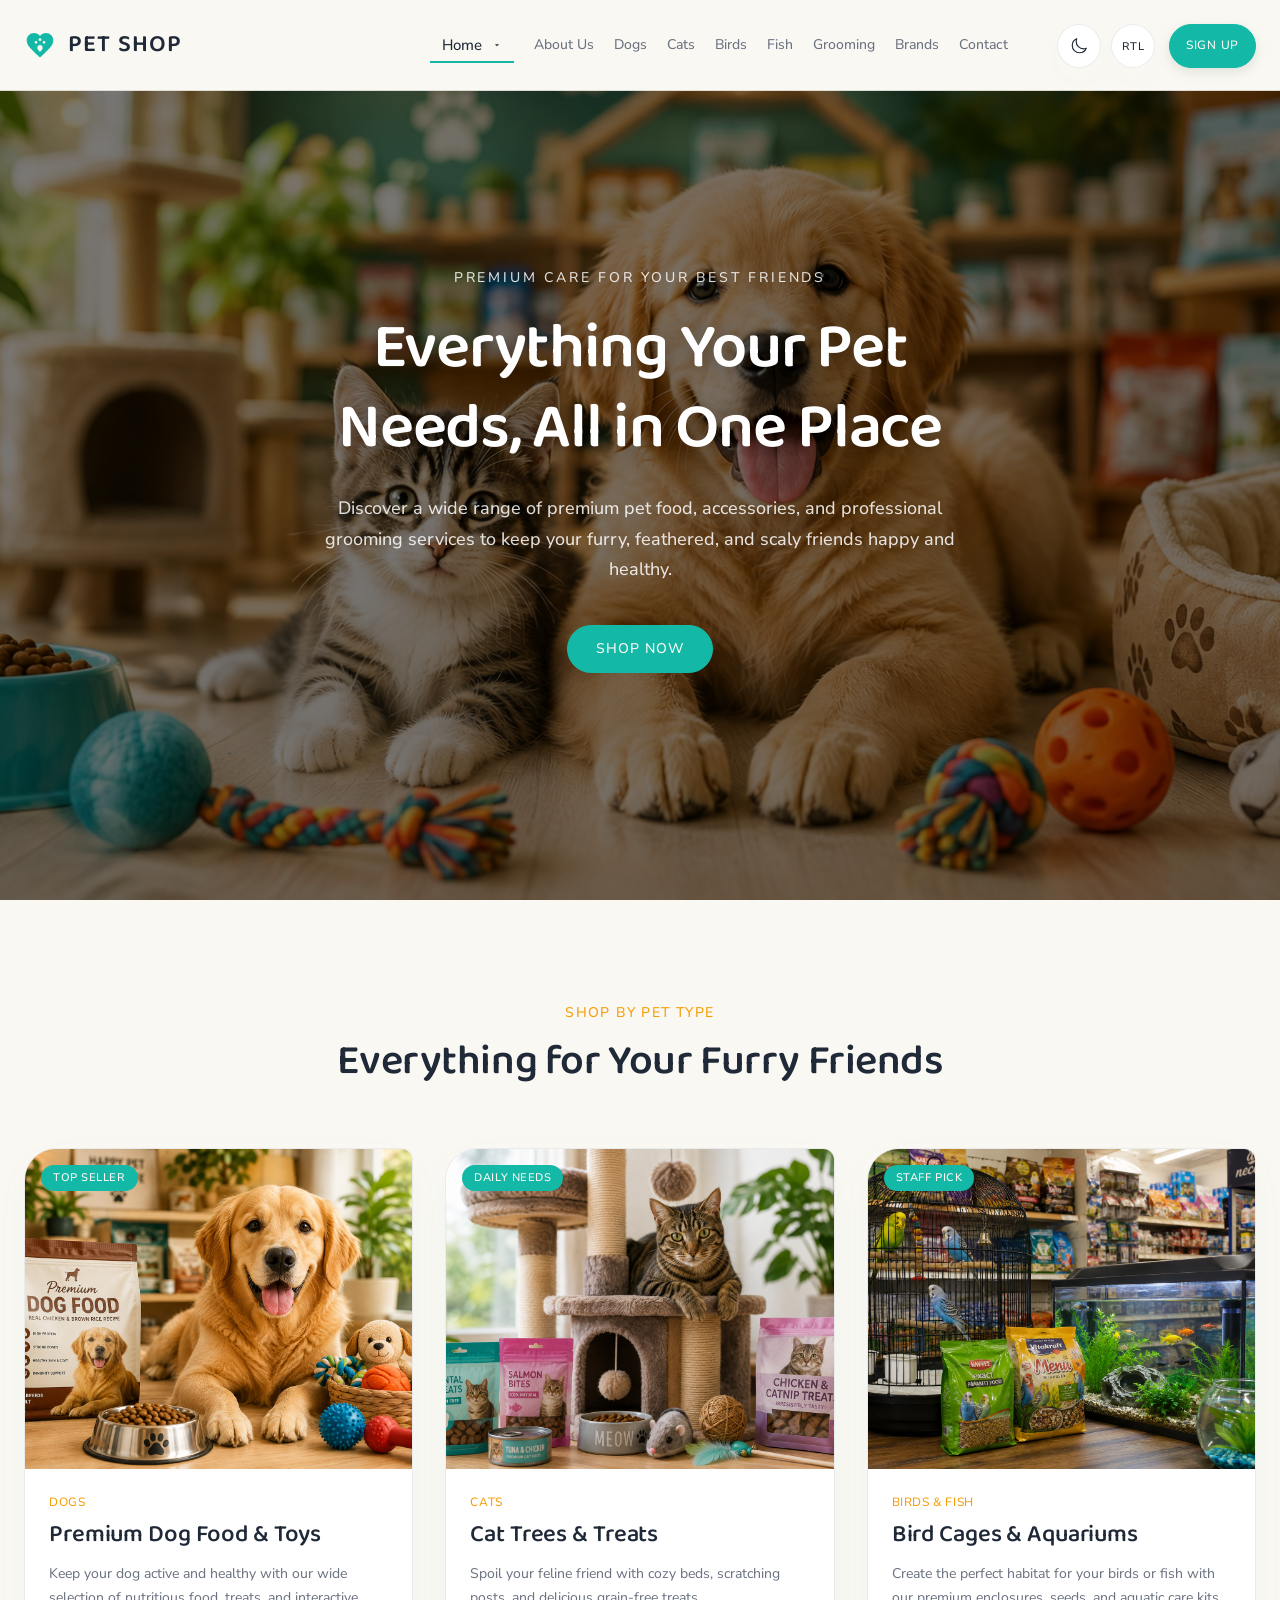
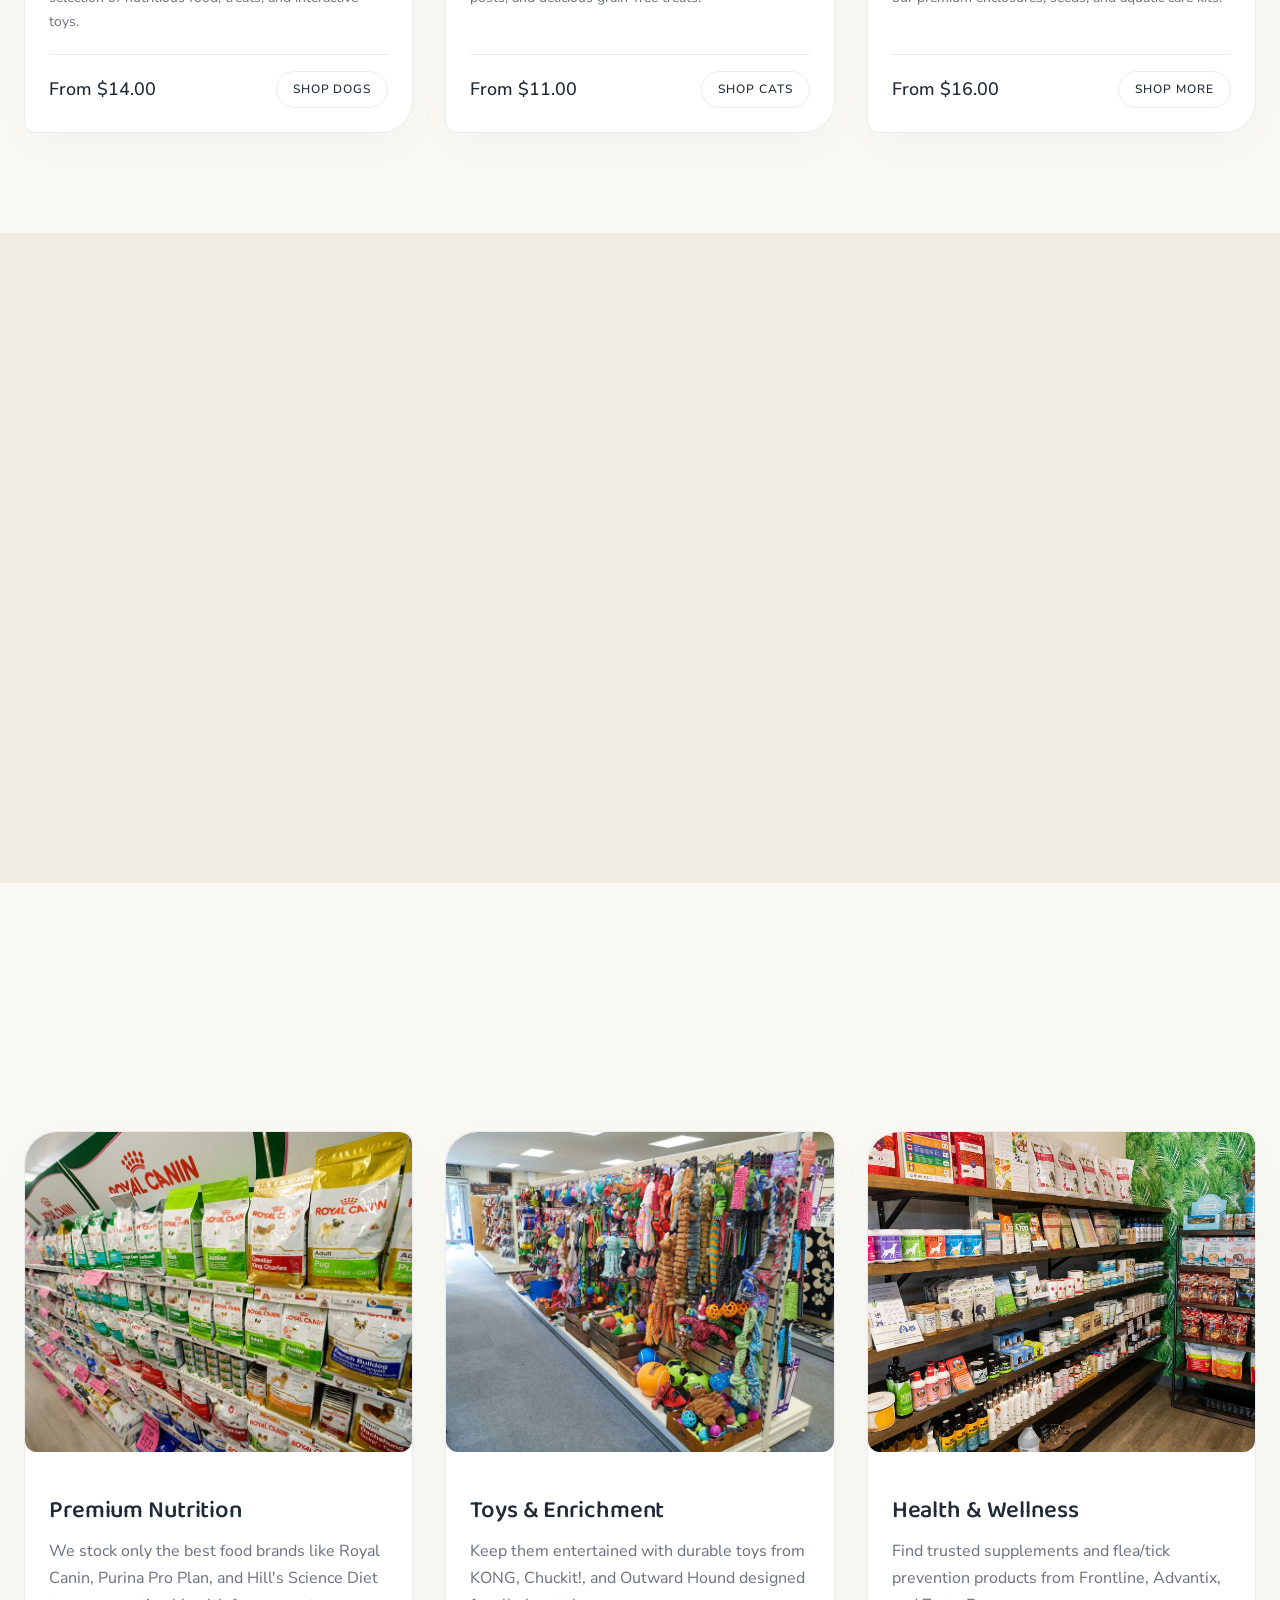
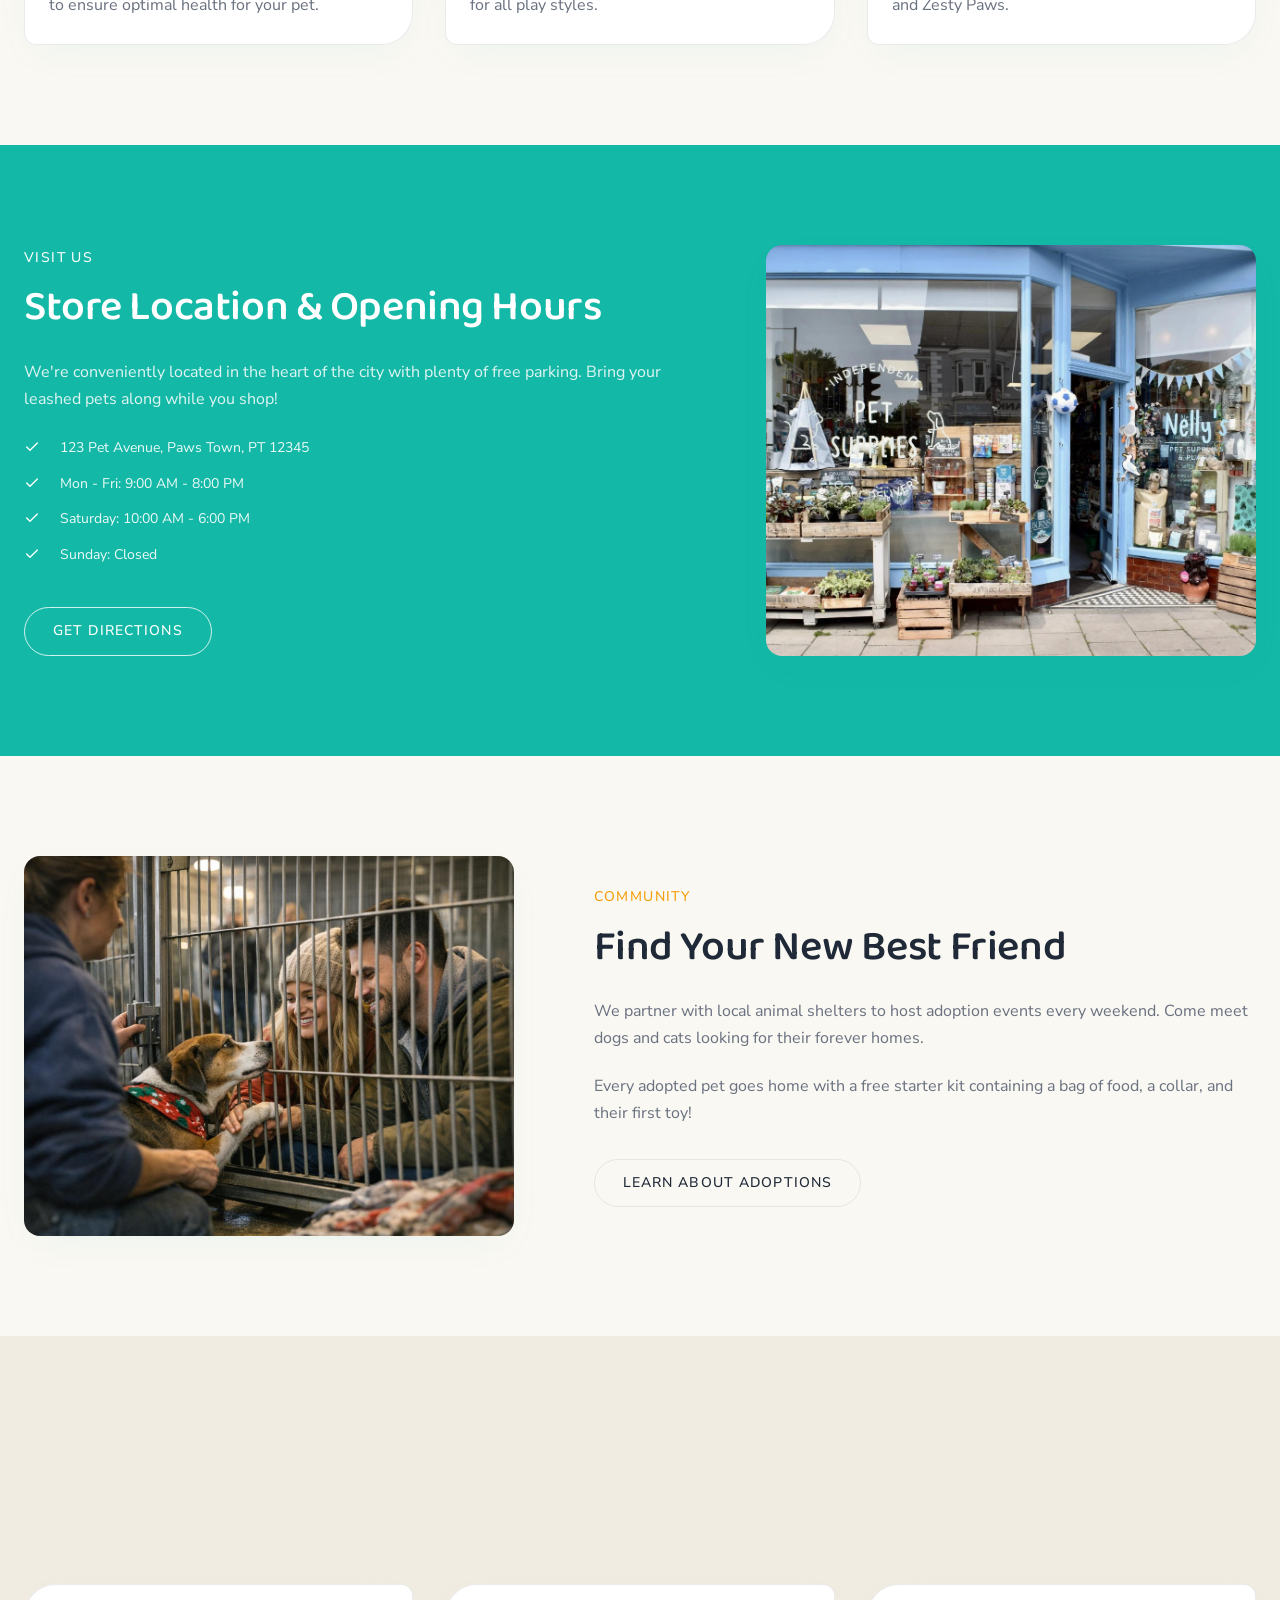
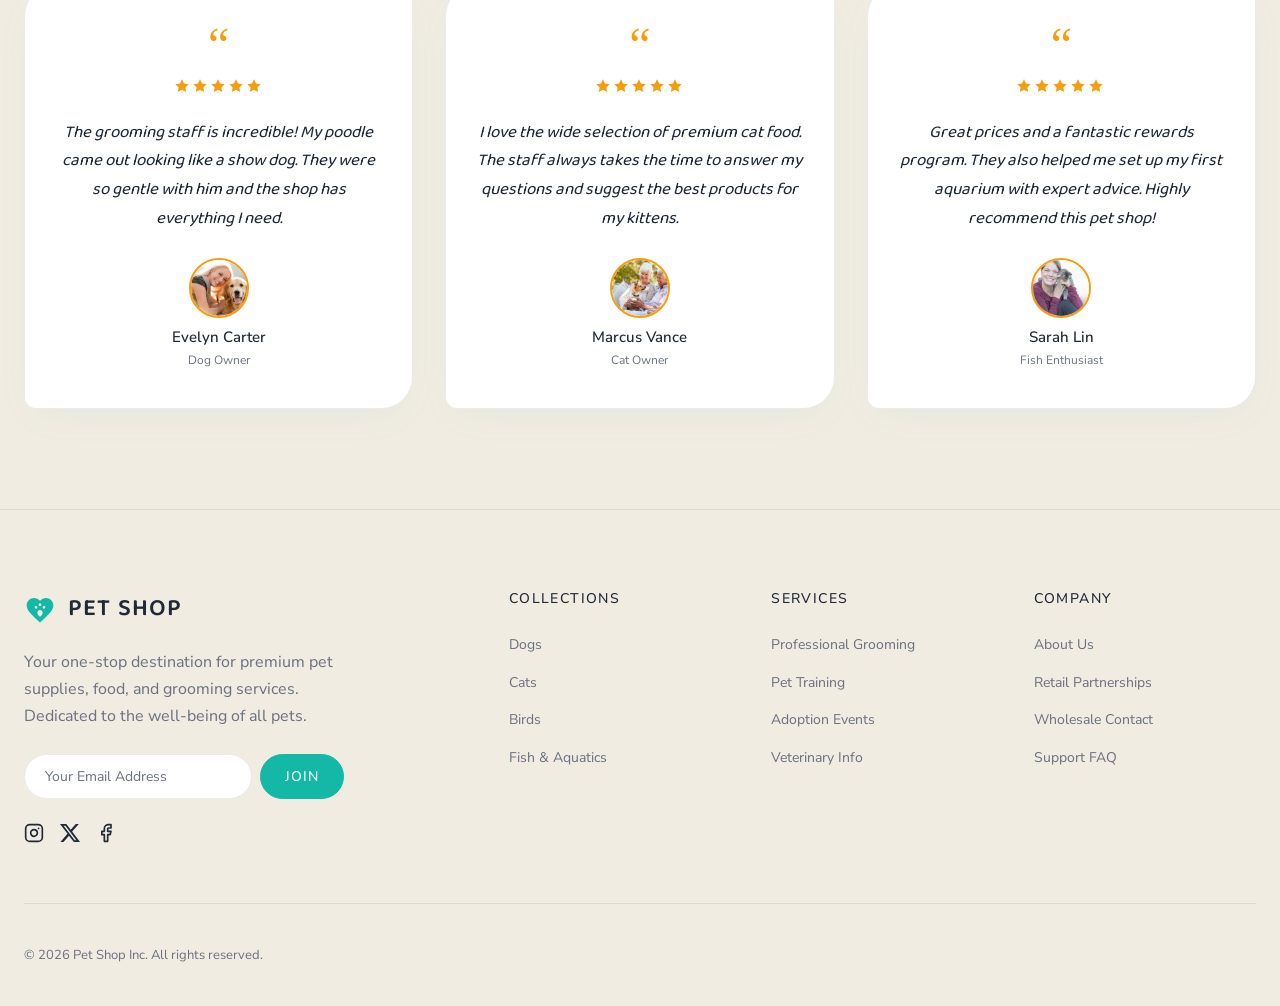
<file: index.html>
<!DOCTYPE html>
<html lang="en">

<head>
  <meta charset="UTF-8">
  <meta name="viewport" content="width=device-width, initial-scale=1.0">
  <title>Pet Shop | Your Friendly Neighborhood Pet Store</title>
  <meta name="description"
    content="Discover a wide range of premium pet food, accessories, and professional grooming services for dogs, cats, birds, and fish.">
  <link rel="stylesheet" href="css/style.css">
  <link rel="icon" type="image/x-icon" href="assets/images/favicon.ico">
  <link rel="icon" type="image/png" sizes="32x32" href="assets/images/favicon-32x32.png">
  <link rel="icon" type="image/png" sizes="16x16" href="assets/images/favicon-16x16.png">
  <link rel="apple-touch-icon" sizes="180x180" href="assets/images/apple-touch-icon.png">
  <link rel="icon" type="image/svg+xml" href="assets/images/favicon.svg">
</head>

<body>

  <!-- Floating Theme and RTL Controls Wrapper -->
  <div class="theme-rtl-controls">
    <button class="theme-toggle" aria-label="Toggle Theme"></button>
    <button class="rtl-toggle" aria-label="Toggle Layout Direction">RTL</button>
    <a href="signup.html" class="signup-btn">Sign Up</a>
  </div>

  <!-- Header -->
  <header class="header">
    <div class="navbar">
      <div class="logo-container">
        <a href="index.html" class="logo-container">
          <div class="logo-icon"></div>
          <span class="logo-text">PET SHOP</span>
        </a>
      </div>

      <nav class="nav-menu">
        <div class="nav-dropdown">
          <button class="nav-link dropdown-toggle active" aria-expanded="false">
            Home <span class="caret"><svg xmlns="http://www.w3.org/2000/svg" width="10" height="10" viewBox="0 0 24 24"
                fill="currentColor" style="vertical-align:middle;margin-inline-start:4px;">
                <path d="M7 10l5 5 5-5z" />
              </svg></span>
          </button>
          <div class="dropdown-menu">
            <a href="index.html" class="dropdown-item active">Home 1 - Classic</a>
            <a href="home-2.html" class="dropdown-item">Home 2 - Store</a>
          </div>
        </div>
        <a href="about.html" class="nav-link">About Us</a>
        <a href="dogs.html" class="nav-link">Dogs</a>
        <a href="cats.html" class="nav-link">Cats</a>
        <a href="birds.html" class="nav-link">Birds</a>
        <a href="fish.html" class="nav-link">Fish</a>
        <a href="grooming.html" class="nav-link">Grooming</a>
        <a href="brands.html" class="nav-link">Brands</a>
        <a href="contact.html" class="nav-link">Contact</a>
      </nav>

      <div class="nav-actions">
        <button class="hamburger" aria-label="Toggle Menu">
          <span></span>
          <span></span>
          <span></span>
        </button>
      </div>
    </div>
  </header>

  <!-- Mobile Drawer -->
  <div class="mobile-nav">
    <nav class="nav-menu">
      <span class="mobile-nav-heading"
        style="padding-inline: 16px; font-size: 11px; text-transform: uppercase; color: var(--text-secondary); font-weight: 550; display: block; margin-top: 10px; margin-bottom: 5px;">Home
        Options</span>
      <a href="index.html" class="nav-link active" style="padding-inline-start: 24px;">Home 1 - Classic</a>
      <a href="home-2.html" class="nav-link" style="padding-inline-start: 24px;">Home 2 - Store</a>
      <a href="about.html" class="nav-link">About Us</a>
      <a href="dogs.html" class="nav-link">Dogs</a>
      <a href="cats.html" class="nav-link">Cats</a>
      <a href="birds.html" class="nav-link">Birds</a>
      <a href="fish.html" class="nav-link">Fish</a>
      <a href="grooming.html" class="nav-link">Grooming</a>
      <a href="brands.html" class="nav-link">Brands</a>
      <a href="contact.html" class="nav-link">Contact</a>
      <!-- Mobile controls injected by main.js -->
    </nav>
  </div>

  <!-- Hero Section -->
  <section class="hero-lifestyle">
    <div class="container">
      <div class="hero-content fade-in visible">
        <span class="hero-tagline">Premium Care for Your Best Friends</span>
        <h1 class="hero-title">Everything Your Pet Needs, All in One Place</h1>
        <p class="hero-description">Discover a wide range of premium pet food, accessories, and professional grooming
          services to keep your furry, feathered, and scaly friends happy and healthy.</p>
        <div class="hero-buttons">
          <a href="dogs.html" class="btn btn-primary">Shop Now</a>
        </div>
      </div>
    </div>
  </section>

  <!-- Featured Products Section -->
  <section class="section-padding">
    <div class="container">
      <div style="text-align: center; margin-bottom: 60px;" class="fade-in">
        <span
          style="font-size: 14px; font-weight: 480; text-transform: uppercase; color: var(--secondary); letter-spacing: 0.1em;">Shop
          by Pet Type</span>
        <h2 style="margin-top: 10px;">Everything for Your Furry Friends</h2>
      </div>

      <div class="product-grid">
        <!-- Dog Card -->
        <div class="product-card fade-in">
          <span class="product-card-badge">Top Seller</span>
          <div class="product-card-image">
            <img src="assets/images/dogs.png" alt="Premium Dog Food">
          </div>
          <div class="product-card-info">
            <div>
              <span class="product-meta">Dogs</span>
              <h3 class="product-title">Premium Dog Food & Toys</h3>
              <p class="product-excerpt">Keep your dog active and healthy with our wide selection of nutritious food,
                treats, and interactive toys.</p>
            </div>
            <div class="product-footer">
              <span class="product-price">From $14.00</span>
              <a href="dogs.html" class="btn btn-secondary" style="padding: 8px 16px; font-size: 12px;">Shop Dogs</a>
            </div>
          </div>
        </div>

        <!-- Cat Card -->
        <div class="product-card fade-in">
          <span class="product-card-badge">Daily Needs</span>
          <div class="product-card-image">
            <img src="assets/images/cats.png" alt="Cat Supplies">
          </div>
          <div class="product-card-info">
            <div>
              <span class="product-meta">Cats</span>
              <h3 class="product-title">Cat Trees & Treats</h3>
              <p class="product-excerpt">Spoil your feline friend with cozy beds, scratching posts, and delicious
                grain-free treats.</p>
            </div>
            <div class="product-footer">
              <span class="product-price">From $11.00</span>
              <a href="dogs.html" class="btn btn-secondary" style="padding: 8px 16px; font-size: 12px;">Shop Cats</a>
            </div>
          </div>
        </div>

        <!-- Bird Card -->
        <div class="product-card fade-in">
          <span class="product-card-badge">Staff Pick</span>
          <div class="product-card-image">
            <img src="assets/images/birds.png" alt="Bird Supplies">
          </div>
          <div class="product-card-info">
            <div>
              <span class="product-meta">Birds & Fish</span>
              <h3 class="product-title">Bird Cages & Aquariums</h3>
              <p class="product-excerpt">Create the perfect habitat for your birds or fish with our premium enclosures,
                seeds, and aquatic care kits.</p>
            </div>
            <div class="product-footer">
              <span class="product-price">From $16.00</span>
              <a href="dogs.html" class="btn btn-secondary" style="padding: 8px 16px; font-size: 12px;">Shop More</a>
            </div>
          </div>
        </div>
      </div>
    </div>
  </section>

  <!-- Grooming Services -->
  <section class="section-padding" style="background-color: var(--bg-secondary);">
    <div class="container">
      <div class="editorial-grid">
        <div class="visual-pane fade-in">
          <!-- Unique image for this section -->
          <img src="assets/images/appoinment.jpg" alt="Professional Pet Grooming">
        </div>
        <div class="fade-in">
          <span
            style="font-size: 14px; font-weight: 480; text-transform: uppercase; color: var(--secondary); letter-spacing: 0.1em;">Pamper
            Your Pet</span>
          <h2 style="margin-top: 12px; margin-bottom: 24px;">Professional Grooming Services</h2>
          <p style="margin-bottom: 20px;">Treat your pet to a spa day with our certified professional groomers. We offer
            full-service grooming including bathing, haircuts, nail trimming, and ear cleaning in a stress-free
            environment.</p>
          <p style="margin-bottom: 32px;">Our team uses only pet-safe, hypoallergenic products to ensure your best
            friend's coat is healthy, shiny, and smelling great. Walk-ins welcome for nail trims!</p>
          <a href="grooming.html" class="btn btn-primary">Book an Appointment</a>
        </div>
      </div>
    </div>
  </section>

  <!-- Featured Brands Grid -->
  <section class="section-padding">
    <div class="container">
      <div style="text-align: center; max-width: 600px; margin: 0 auto 60px;" class="fade-in">
        <span
          style="font-size: 14px; font-weight: 480; text-transform: uppercase; color: var(--secondary); letter-spacing: 0.1em;">Trusted
          Partners</span>
        <h2 style="margin-top: 10px;">Featured Brands We Carry</h2>
      </div>

      <div class="benefits-grid">
        <div class="benefit-card fade-in">
          <div class="benefit-icon"><img src="assets/images/brand1.jpg" alt="Premium Nutrition Brands">
          </div>
          <div style="padding: 24px;">
            <h3 class="benefit-title">Premium Nutrition</h3>
            <p>We stock only the best food brands like Royal Canin, Purina Pro Plan, and Hill's Science Diet to ensure
              optimal health for your pet.</p>
          </div>
        </div>
        <div class="benefit-card fade-in">
          <div class="benefit-icon"><img src="assets/images/brand2.jpg" alt="Toys & Accessories">
          </div>
          <div style="padding: 24px;">
            <h3 class="benefit-title">Toys & Enrichment</h3>
            <p>Keep them entertained with durable toys from KONG, Chuckit!, and Outward Hound designed for all play
              styles.</p>
          </div>
        </div>
        <div class="benefit-card fade-in">
          <div class="benefit-icon"><img src="assets/images/brand3.jpg" alt="Health & Wellness">
          </div>
          <div style="padding: 24px;">
            <h3 class="benefit-title">Health & Wellness</h3>
            <p>Find trusted supplements and flea/tick prevention products from Frontline, Advantix, and Zesty Paws.</p>
          </div>
        </div>
      </div>
    </div>
  </section>

  <!-- Store Location Section -->
  <section class="section-padding visit-us-section" style="background-color: var(--primary); color: white;">
    <div class="container">
      <div class="editorial-grid">
        <div class="fade-in">
          <span
            style="font-size: 14px; font-weight: 480; text-transform: uppercase; color: white; letter-spacing: 0.1em;">Visit
            Us</span>
          <h2 style="margin-top: 12px; margin-bottom: 24px; color: white;">Store Location & Opening Hours</h2>
          <p style="color: rgba(255,255,255,0.85); margin-bottom: 24px;">We're conveniently located in the heart of the
            city with plenty of free parking. Bring your leashed pets along while you shop!</p>

          <!-- Standardized bullet lists with class icon and content to prevent icon word wrapping -->
          <ul class="bullet-list" style="margin-bottom: 40px;">
            <li>
              <span class="icon" style="color: white;"><svg xmlns="http://www.w3.org/2000/svg" width="16" height="16"
                  viewBox="0 0 24 24" fill="none" stroke="currentColor" stroke-width="2" stroke-linecap="round"
                  stroke-linejoin="round">
                  <polyline points="20 6 9 17 4 12"></polyline>
                </svg></span>
              <span class="content" style="color: rgba(255,255,255,0.9);">123 Pet Avenue, Paws Town, PT 12345</span>
            </li>
            <li>
              <span class="icon" style="color: white;"><svg xmlns="http://www.w3.org/2000/svg" width="16" height="16"
                  viewBox="0 0 24 24" fill="none" stroke="currentColor" stroke-width="2" stroke-linecap="round"
                  stroke-linejoin="round">
                  <polyline points="20 6 9 17 4 12"></polyline>
                </svg></span>
              <span class="content" style="color: rgba(255,255,255,0.9);">Mon - Fri: 9:00 AM - 8:00 PM</span>
            </li>
            <li>
              <span class="icon" style="color: white;"><svg xmlns="http://www.w3.org/2000/svg" width="16" height="16"
                  viewBox="0 0 24 24" fill="none" stroke="currentColor" stroke-width="2" stroke-linecap="round"
                  stroke-linejoin="round">
                  <polyline points="20 6 9 17 4 12"></polyline>
                </svg></span>
              <span class="content" style="color: rgba(255,255,255,0.9);">Saturday: 10:00 AM - 6:00 PM</span>
            </li>
            <li>
              <span class="icon" style="color: white;"><svg xmlns="http://www.w3.org/2000/svg" width="16" height="16"
                  viewBox="0 0 24 24" fill="none" stroke="currentColor" stroke-width="2" stroke-linecap="round"
                  stroke-linejoin="round">
                  <polyline points="20 6 9 17 4 12"></polyline>
                </svg></span>
              <span class="content" style="color: rgba(255,255,255,0.9);">Sunday: Closed</span>
            </li>
          </ul>
          <a href="contact.html" class="btn btn-secondary subscriber-btn"
            style="border-color: rgba(255,255,255,0.8); color: white;">Get Directions</a>
        </div>
        <div class="visual-pane fade-in">
          <!-- Unique image for store -->
          <img src="assets/images/petshop-front.jpg" alt="Pet Store Front" style="border-radius: 12px;">
        </div>
      </div>
    </div>
  </section>

  <!-- Adoption Section -->
  <section class="section-padding adoption-section">
    <div class="container">
      <div class="editorial-grid reverse">
        <div class="visual-pane fade-in">
          <!-- Unique image for adoption -->
          <img src="assets/images/adoption.jpg" alt="Pet Adoption Event">
        </div>
        <div class="fade-in">
          <span
            style="font-size: 14px; font-weight: 480; text-transform: uppercase; color: var(--secondary); letter-spacing: 0.1em;">Community</span>
          <h2 style="margin-top: 12px; margin-bottom: 24px;">Find Your New Best Friend</h2>
          <p style="margin-bottom: 20px;">We partner with local animal shelters to host adoption events every weekend.
            Come meet dogs and cats looking for their forever homes.</p>
          <p style="margin-bottom: 32px;">Every adopted pet goes home with a free starter kit containing a bag of food,
            a collar, and their first toy!</p>
          <a href="about.html" class="btn btn-secondary">Learn About Adoptions</a>
        </div>
      </div>
    </div>
  </section>

  <!-- Customer Testimonials -->
  <section class="section-padding" style="background-color: var(--bg-secondary);">
    <div class="container">
      <div style="text-align: center; margin-bottom: 60px;" class="fade-in">
        <span
          style="font-size: 14px; font-weight: 480; text-transform: uppercase; color: var(--secondary); letter-spacing: 0.1em;">Customer
          Stories</span>
        <h2 style="margin-top: 10px;">Happy Pets, Happy Owners</h2>
      </div>

      <div class="product-grid">
        <!-- Testimonial 1 -->
        <div class="benefit-card fade-in"
          style="display: flex; flex-direction: column; align-items: center; text-align: center; padding: 36px 28px; justify-content: space-between;">
          <span
            style="font-size: 48px; color: var(--secondary); line-height: 1; margin-bottom: 8px; font-family: Georgia, serif;">&ldquo;</span>
          <div class="review-stars"
            style="color: var(--secondary); font-size: 16px; margin-bottom: 16px; letter-spacing: 2px;"><svg
              xmlns="http://www.w3.org/2000/svg" width="16" height="16" viewBox="0 0 24 24" fill="currentColor"
              stroke="none" style="margin-right: 2px;">
              <path d="M12 2l3.09 6.26L22 9.27l-5 4.87 1.18 6.88L12 17.77l-6.18 3.25L7 14.14 2 9.27l6.91-1.01L12 2z" />
            </svg><svg xmlns="http://www.w3.org/2000/svg" width="16" height="16" viewBox="0 0 24 24" fill="currentColor"
              stroke="none" style="margin-right: 2px;">
              <path d="M12 2l3.09 6.26L22 9.27l-5 4.87 1.18 6.88L12 17.77l-6.18 3.25L7 14.14 2 9.27l6.91-1.01L12 2z" />
            </svg><svg xmlns="http://www.w3.org/2000/svg" width="16" height="16" viewBox="0 0 24 24" fill="currentColor"
              stroke="none" style="margin-right: 2px;">
              <path d="M12 2l3.09 6.26L22 9.27l-5 4.87 1.18 6.88L12 17.77l-6.18 3.25L7 14.14 2 9.27l6.91-1.01L12 2z" />
            </svg><svg xmlns="http://www.w3.org/2000/svg" width="16" height="16" viewBox="0 0 24 24" fill="currentColor"
              stroke="none" style="margin-right: 2px;">
              <path d="M12 2l3.09 6.26L22 9.27l-5 4.87 1.18 6.88L12 17.77l-6.18 3.25L7 14.14 2 9.27l6.91-1.01L12 2z" />
            </svg><svg xmlns="http://www.w3.org/2000/svg" width="16" height="16" viewBox="0 0 24 24" fill="currentColor"
              stroke="none" style="margin-right: 2px;">
              <path d="M12 2l3.09 6.26L22 9.27l-5 4.87 1.18 6.88L12 17.77l-6.18 3.25L7 14.14 2 9.27l6.91-1.01L12 2z" />
            </svg></div>
          <p
            style="font-family: var(--font-serif); font-size: 17px; font-style: italic; line-height: 1.7; color: var(--text-primary); margin-bottom: 24px; flex-grow: 1;">
            The grooming staff is incredible! My poodle came out looking like a show dog. They were so gentle with him
            and the shop has everything I need.</p>
          <div style="display: flex; flex-direction: column; align-items: center; gap: 10px;">
            <img src="assets/images/testi1.jpg" alt="Dr. Evelyn Carter"
              style="width: 60px; height: 60px; border-radius: 50%; object-fit: cover; object-position: top; border: 2px solid var(--secondary);">
            <div>
              <h4 style="font-family: var(--font-sans); font-size: 15px; font-weight: 550; color: var(--text-primary);">
                Evelyn Carter</h4>
              <span style="font-size: 12px; color: var(--text-secondary);">Dog Owner</span>
            </div>
          </div>
        </div>

        <!-- Testimonial 2 -->
        <div class="benefit-card fade-in"
          style="display: flex; flex-direction: column; align-items: center; text-align: center; padding: 36px 28px; justify-content: space-between;">
          <span
            style="font-size: 48px; color: var(--secondary); line-height: 1; margin-bottom: 8px; font-family: Georgia, serif;">&ldquo;</span>
          <div class="review-stars"
            style="color: var(--secondary); font-size: 16px; margin-bottom: 16px; letter-spacing: 2px;"><svg
              xmlns="http://www.w3.org/2000/svg" width="16" height="16" viewBox="0 0 24 24" fill="currentColor"
              stroke="none" style="margin-right: 2px;">
              <path d="M12 2l3.09 6.26L22 9.27l-5 4.87 1.18 6.88L12 17.77l-6.18 3.25L7 14.14 2 9.27l6.91-1.01L12 2z" />
            </svg><svg xmlns="http://www.w3.org/2000/svg" width="16" height="16" viewBox="0 0 24 24" fill="currentColor"
              stroke="none" style="margin-right: 2px;">
              <path d="M12 2l3.09 6.26L22 9.27l-5 4.87 1.18 6.88L12 17.77l-6.18 3.25L7 14.14 2 9.27l6.91-1.01L12 2z" />
            </svg><svg xmlns="http://www.w3.org/2000/svg" width="16" height="16" viewBox="0 0 24 24" fill="currentColor"
              stroke="none" style="margin-right: 2px;">
              <path d="M12 2l3.09 6.26L22 9.27l-5 4.87 1.18 6.88L12 17.77l-6.18 3.25L7 14.14 2 9.27l6.91-1.01L12 2z" />
            </svg><svg xmlns="http://www.w3.org/2000/svg" width="16" height="16" viewBox="0 0 24 24" fill="currentColor"
              stroke="none" style="margin-right: 2px;">
              <path d="M12 2l3.09 6.26L22 9.27l-5 4.87 1.18 6.88L12 17.77l-6.18 3.25L7 14.14 2 9.27l6.91-1.01L12 2z" />
            </svg><svg xmlns="http://www.w3.org/2000/svg" width="16" height="16" viewBox="0 0 24 24" fill="currentColor"
              stroke="none" style="margin-right: 2px;">
              <path d="M12 2l3.09 6.26L22 9.27l-5 4.87 1.18 6.88L12 17.77l-6.18 3.25L7 14.14 2 9.27l6.91-1.01L12 2z" />
            </svg></div>
          <p
            style="font-family: var(--font-serif); font-size: 17px; font-style: italic; line-height: 1.7; color: var(--text-primary); margin-bottom: 24px; flex-grow: 1;">
            I love the wide selection of premium cat food. The staff always takes the time to answer my questions and
            suggest the best products for my kittens.</p>
          <div style="display: flex; flex-direction: column; align-items: center; gap: 10px;">
            <img src="assets/images/testi2.jpg" alt="Marcus Vance"
              style="width: 60px; height: 60px; border-radius: 50%; object-fit: cover; object-position: top; border: 2px solid var(--secondary);">
            <div>
              <h4 style="font-family: var(--font-sans); font-size: 15px; font-weight: 550; color: var(--text-primary);">
                Marcus Vance</h4>
              <span style="font-size: 12px; color: var(--text-secondary);">Cat Owner</span>
            </div>
          </div>
        </div>

        <!-- Testimonial 3 -->
        <div class="benefit-card fade-in"
          style="display: flex; flex-direction: column; align-items: center; text-align: center; padding: 36px 28px; justify-content: space-between;">
          <span
            style="font-size: 48px; color: var(--secondary); line-height: 1; margin-bottom: 8px; font-family: Georgia, serif;">&ldquo;</span>
          <div class="review-stars"
            style="color: var(--secondary); font-size: 16px; margin-bottom: 16px; letter-spacing: 2px;"><svg
              xmlns="http://www.w3.org/2000/svg" width="16" height="16" viewBox="0 0 24 24" fill="currentColor"
              stroke="none" style="margin-right: 2px;">
              <path d="M12 2l3.09 6.26L22 9.27l-5 4.87 1.18 6.88L12 17.77l-6.18 3.25L7 14.14 2 9.27l6.91-1.01L12 2z" />
            </svg><svg xmlns="http://www.w3.org/2000/svg" width="16" height="16" viewBox="0 0 24 24" fill="currentColor"
              stroke="none" style="margin-right: 2px;">
              <path d="M12 2l3.09 6.26L22 9.27l-5 4.87 1.18 6.88L12 17.77l-6.18 3.25L7 14.14 2 9.27l6.91-1.01L12 2z" />
            </svg><svg xmlns="http://www.w3.org/2000/svg" width="16" height="16" viewBox="0 0 24 24" fill="currentColor"
              stroke="none" style="margin-right: 2px;">
              <path d="M12 2l3.09 6.26L22 9.27l-5 4.87 1.18 6.88L12 17.77l-6.18 3.25L7 14.14 2 9.27l6.91-1.01L12 2z" />
            </svg><svg xmlns="http://www.w3.org/2000/svg" width="16" height="16" viewBox="0 0 24 24" fill="currentColor"
              stroke="none" style="margin-right: 2px;">
              <path d="M12 2l3.09 6.26L22 9.27l-5 4.87 1.18 6.88L12 17.77l-6.18 3.25L7 14.14 2 9.27l6.91-1.01L12 2z" />
            </svg><svg xmlns="http://www.w3.org/2000/svg" width="16" height="16" viewBox="0 0 24 24" fill="currentColor"
              stroke="none" style="margin-right: 2px;">
              <path d="M12 2l3.09 6.26L22 9.27l-5 4.87 1.18 6.88L12 17.77l-6.18 3.25L7 14.14 2 9.27l6.91-1.01L12 2z" />
            </svg></div>
          <p
            style="font-family: var(--font-serif); font-size: 17px; font-style: italic; line-height: 1.7; color: var(--text-primary); margin-bottom: 24px; flex-grow: 1;">
            Great prices and a fantastic rewards program. They also helped me set up my first aquarium with expert
            advice. Highly recommend this pet shop!</p>
          <div style="display: flex; flex-direction: column; align-items: center; gap: 10px;">
            <img src="assets/images/testi3.jpg" alt="Sarah Lin"
              style="width: 60px; height: 60px; border-radius: 50%; object-fit: cover; object-position: top; border: 2px solid var(--secondary);">
            <div>
              <h4 style="font-family: var(--font-sans); font-size: 15px; font-weight: 550; color: var(--text-primary);">
                Sarah Lin</h4>
              <span style="font-size: 12px; color: var(--text-secondary);">Fish Enthusiast</span>
            </div>
          </div>
        </div>
      </div>
    </div>
  </section>

  <!-- Newsletter & Footer -->
  <footer class="footer">
    <div class="container">
      <div class="footer-grid">
        <div class="footer-column">
          <a href="index.html" class="logo-container" style="margin-bottom: 20px; text-decoration: none;">
            <div class="logo-icon"></div>
            <span class="logo-text">PET SHOP</span>
          </a>
          <p style="margin-bottom: 24px; max-width: 320px;">Your one-stop destination for premium pet supplies, food,
            and grooming services. Dedicated to the well-being of all pets.</p>
          <form style="display: flex; gap: 8px; max-width: 320px;"
            onsubmit="event.preventDefault(); alert('Thank you for subscribing to Pet Shop!');">
            <input type="email" placeholder="Your Email Address" class="form-control"
              style="border-radius: 40px; padding: 12px 20px;" required>
            <button type="submit" class="btn btn-primary" style="padding: 12px 24px;">Join</button>
          </form>
          <div class="footer-social-links" style="display: flex; gap: 16px; margin-top: 24px;">
            <a href="#" class="social-icon-hover" style="color: var(--text-primary);" aria-label="Instagram">
              <svg style="width: 20px; height: 20px;" viewBox="0 0 24 24" fill="none" stroke="currentColor"
                stroke-width="2" stroke-linecap="round" stroke-linejoin="round">
                <rect x="2" y="2" width="20" height="20" rx="5" ry="5"></rect>
                <path d="M16 11.37A4 4 0 1 1 12.63 8 4 4 0 0 1 16 11.37z"></path>
                <line x1="17.5" y1="6.5" x2="17.51" y2="6.5"></line>
              </svg>
            </a>
            <a href="#" class="social-icon-hover" style="color: var(--text-primary);" aria-label="X (formerly Twitter)">
              <svg style="width: 20px; height: 20px;" viewBox="0 0 24 24" fill="currentColor">
                <path
                  d="M18.901 1.153h3.68l-8.04 9.19L24 22.846h-7.406l-5.8-7.584-6.638 7.584H.474l8.6-9.83L0 1.154h7.594l5.243 6.932ZM17.61 20.644h2.039L6.486 3.24H4.298Z" />
              </svg>
            </a>
            <a href="#" class="social-icon-hover" style="color: var(--text-primary);" aria-label="Facebook">
              <svg style="width: 20px; height: 20px;" viewBox="0 0 24 24" fill="none" stroke="currentColor"
                stroke-width="2" stroke-linecap="round" stroke-linejoin="round">
                <path d="M18 2h-3a5 5 0 0 0-5 5v3H7v4h3v8h4v-8h3l1-4h-4V7a1 1 0 0 1 1-1h3z"></path>
              </svg>
            </a>
          </div>
        </div>

        <div class="footer-column">
          <h5>Collections</h5>
          <ul class="footer-links">
            <li><a href="dogs.html">Dogs</a></li>
            <li><a href="dogs.html">Cats</a></li>
            <li><a href="dogs.html">Birds</a></li>
            <li><a href="dogs.html">Fish & Aquatics</a></li>
          </ul>
        </div>

        <div class="footer-column">
          <h5>Services</h5>
          <ul class="footer-links">
            <li><a href="fish.html">Professional Grooming</a></li>
            <li><a href="birds.html">Pet Training</a></li>
            <li><a href="grooming.html">Adoption Events</a></li>
            <li><a href="brands.html">Veterinary Info</a></li>
          </ul>
        </div>

        <div class="footer-column">
          <h5>Company</h5>
          <ul class="footer-links">
            <li><a href="about.html">About Us</a></li>
            <li><a href="contact.html">Retail Partnerships</a></li>
            <li><a href="contact.html">Wholesale Contact</a></li>
            <li><a href="contact.html">Support FAQ</a></li>
          </ul>
        </div>
      </div>

      <div class="footer-bottom">
        <p style="font-size: 13px;">&copy; 2026 Pet Shop Inc. All rights reserved.</p>
      </div>
    </div>
  </footer>

  <script src="js/main.js"></script>
</body>

</html>
</file>
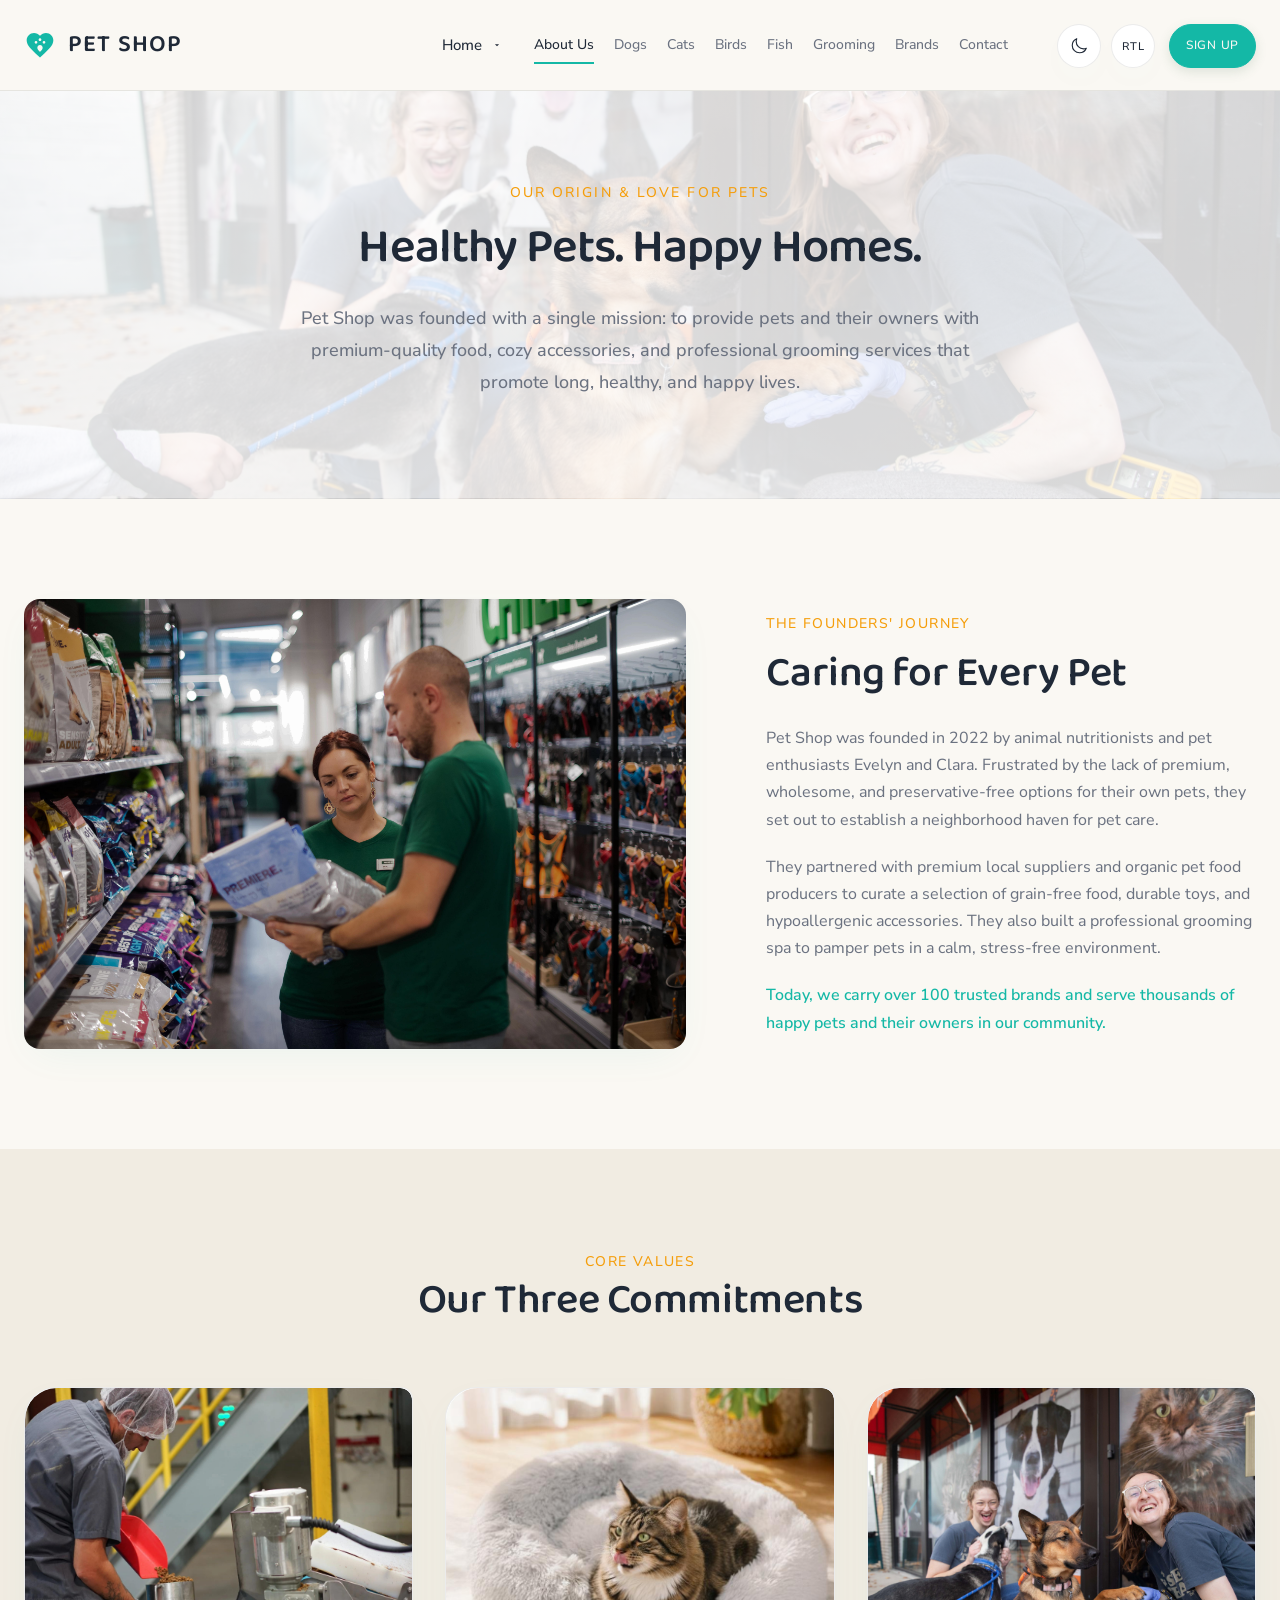
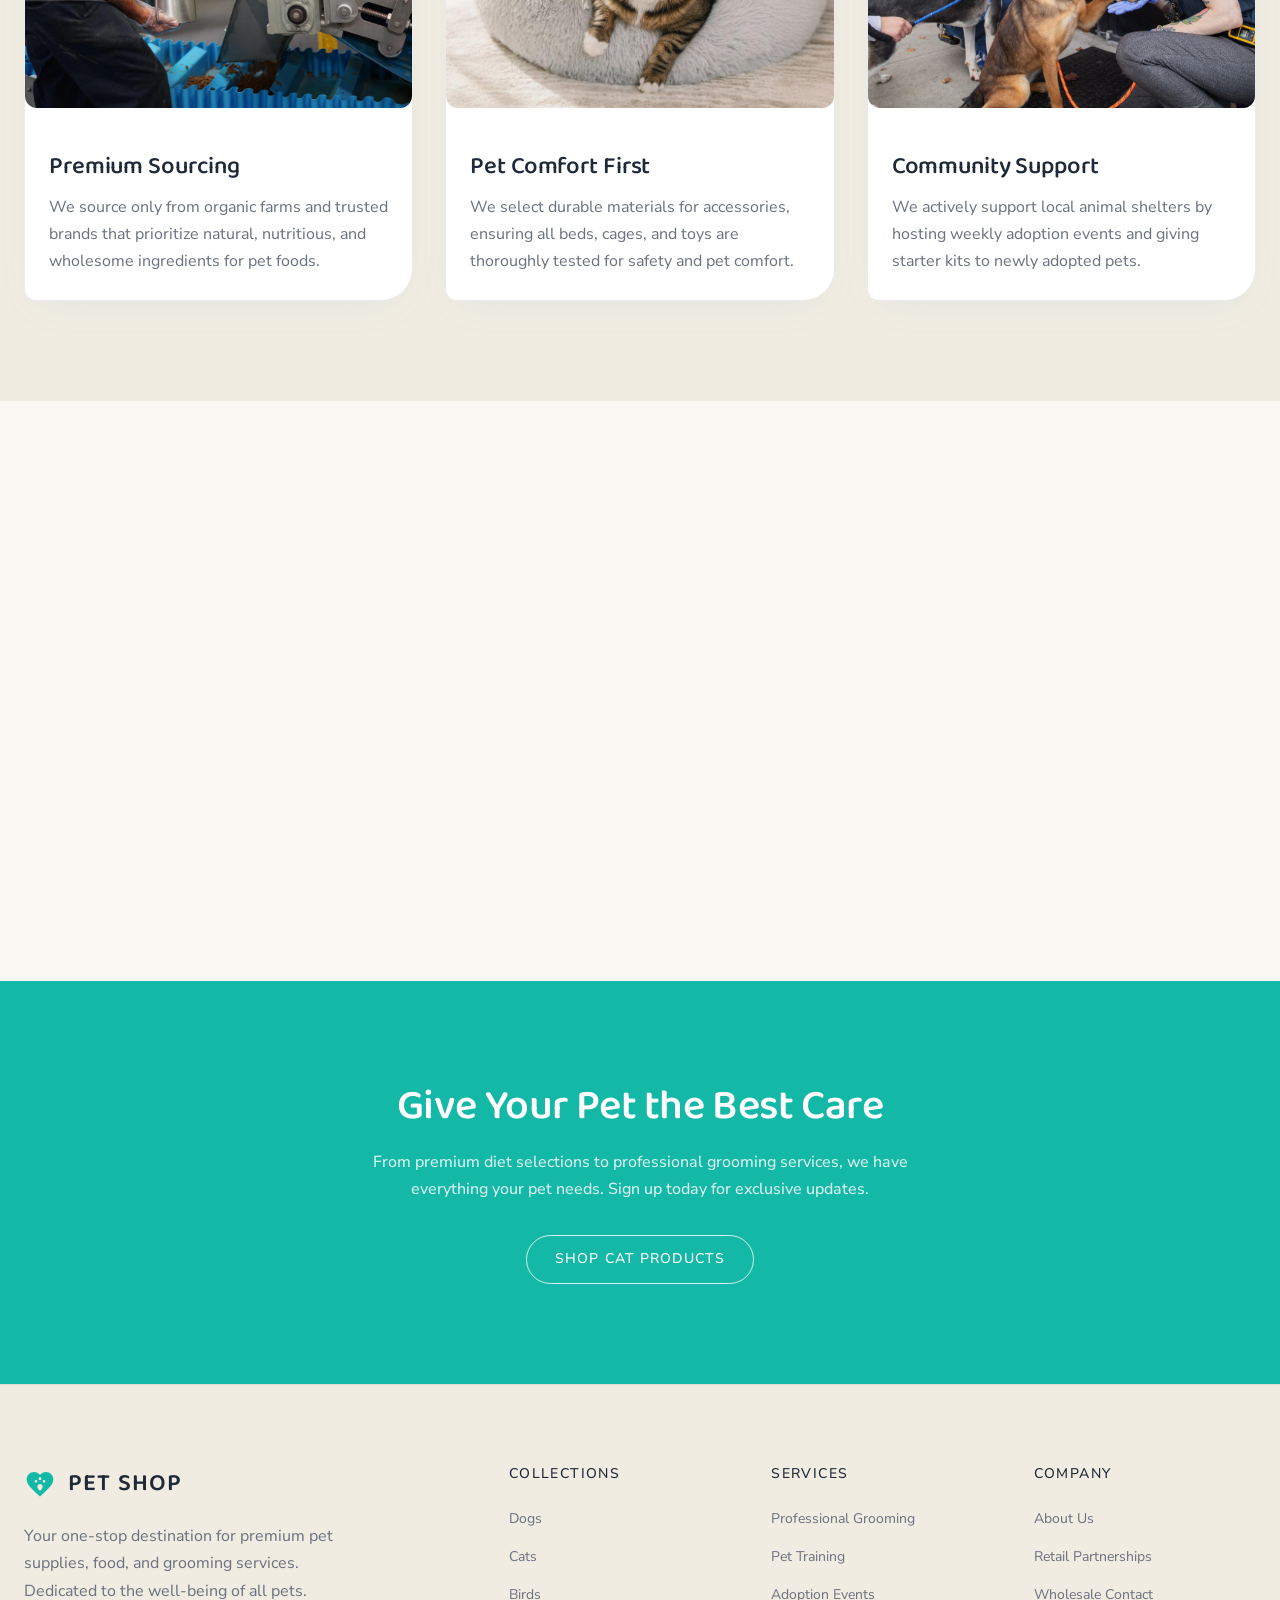
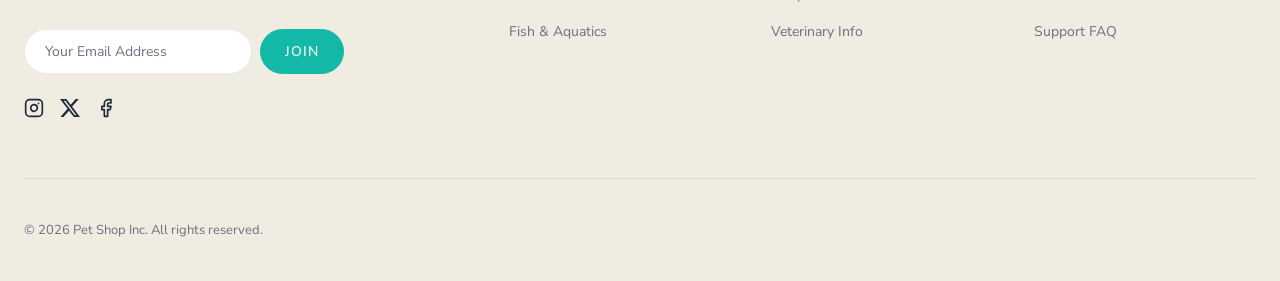
<file: about.html>
<!DOCTYPE html>
<html lang="en">

<head>
  <meta charset="UTF-8">
  <meta name="viewport" content="width=device-width, initial-scale=1.0">
  <title>Pet Shop | Our Story & Passion for Animals </title>
  <meta name="description"
    content="Discover Pet Shop's mission, our founders' journey, and our commitment to premium-quality pet foods, toys, and grooming.">
  <link rel="stylesheet" href="css/style.css">
  <style>
    .story-hero {
      padding: 180px 0 100px;
      background-color: var(--bg-secondary);
      text-align: center;
    }
  </style>
  <link rel="icon" type="image/x-icon" href="assets/images/favicon.ico">
  <link rel="icon" type="image/png" sizes="32x32" href="assets/images/favicon-32x32.png">
  <link rel="icon" type="image/png" sizes="16x16" href="assets/images/favicon-16x16.png">
  <link rel="apple-touch-icon" sizes="180x180" href="assets/images/apple-touch-icon.png">
  <link rel="icon" type="image/svg+xml" href="assets/images/favicon.svg">
</head>

<body>

  <!-- Floating Theme and RTL Controls Wrapper -->
  <div class="theme-rtl-controls">
    <button class="theme-toggle" aria-label="Toggle Theme"></button>
    <button class="rtl-toggle" aria-label="Toggle Layout Direction">RTL</button>
    <a href="signup.html" class="signup-btn">Sign Up</a>
  </div>

  <!-- Header -->
  <header class="header">
    <div class="navbar">
      <div class="logo-container">
        <a href="index.html" class="logo-container">
          <div class="logo-icon"></div>
          <span class="logo-text">PET SHOP</span>
        </a>
      </div>

      <nav class="nav-menu">
        <div class="nav-dropdown">
          <button class="nav-link dropdown-toggle" aria-expanded="false">
            Home <span class="caret"><svg xmlns="http://www.w3.org/2000/svg" width="10" height="10" viewBox="0 0 24 24"
                fill="currentColor" style="vertical-align:middle;margin-inline-start:4px;">
                <path d="M7 10l5 5 5-5z" />
              </svg></span>
          </button>
          <div class="dropdown-menu">
            <a href="index.html" class="dropdown-item">Home 1 - Classic</a>
            <a href="home-2.html" class="dropdown-item">Home 2 - Store</a>
          </div>
        </div>
        <a href="about.html" class="nav-link active">About Us</a>
        <a href="dogs.html" class="nav-link">Dogs</a>
        <a href="cats.html" class="nav-link">Cats</a>
        <a href="birds.html" class="nav-link">Birds</a>
        <a href="fish.html" class="nav-link">Fish</a>
        <a href="grooming.html" class="nav-link">Grooming</a>
        <a href="brands.html" class="nav-link">Brands</a>
        <a href="contact.html" class="nav-link">Contact</a>
      </nav>

      <div class="nav-actions">
        <button class="hamburger" aria-label="Toggle Menu">
          <span></span>
          <span></span>
          <span></span>
        </button>
      </div>
    </div>
  </header>

  <!-- Mobile Drawer -->
  <div class="mobile-nav">
    <nav class="nav-menu">
      <span class="mobile-nav-heading"
        style="padding-inline: 16px; font-size: 11px; text-transform: uppercase; color: var(--text-secondary); font-weight: 550; display: block; margin-top: 10px; margin-bottom: 5px;">Home
        Options</span>
      <a href="index.html" class="nav-link" style="padding-inline-start: 24px;">Home 1 - Classic</a>
      <a href="home-2.html" class="nav-link" style="padding-inline-start: 24px;">Home 2 - Store</a>
      <a href="about.html" class="nav-link active">About Us</a>
      <a href="dogs.html" class="nav-link">Dogs</a>
      <a href="cats.html" class="nav-link">Cats</a>
      <a href="birds.html" class="nav-link">Birds</a>
      <a href="fish.html" class="nav-link">Fish</a>
      <a href="grooming.html" class="nav-link">Grooming</a>
      <a href="brands.html" class="nav-link">Brands</a>
      <a href="contact.html" class="nav-link">Contact</a>
    </nav>
  </div>

  <!-- Story Hero -->
  <section class="story-hero abt-bnr">
    <div class="container">
      <span
        style="font-size: 14px; font-weight: 480; text-transform: uppercase; color: var(--secondary); letter-spacing: 0.15em;">Our
        Origin & Love for Pets</span>
      <h1 style="margin-top: 12px; font-size: 48px;">Healthy Pets. Happy Homes.</h1>
      <p
        style="max-width: 680px; margin: 24px auto 0; color: var(--text-secondary); font-size: 18px; line-height: 1.8; font-weight: 480;">
        Pet Shop was founded with a single mission: to provide pets and their owners with premium-quality food, cozy
        accessories, and professional grooming services that promote long, healthy, and happy lives.</p>
    </div>
  </section>

  <!-- Founder section -->
  <section class="section-padding">
    <div class="container">
      <div class="editorial-grid">
        <div class="visual-pane fade-in">
          <!-- Unique founders image -->
          <img src="assets/images/founder.jpg" alt="Pet Shop founders preparing pet care products">
        </div>
        <div class="fade-in" style="text-align: start;">
          <span
            style="font-size: 14px; font-weight: 480; text-transform: uppercase; color: var(--secondary); letter-spacing: 0.1em;">The
            Founders' Journey</span>
          <h2 style="margin-top: 12px; margin-bottom: 24px;">Caring for Every Pet</h2>
          <p style="margin-bottom: 20px;">Pet Shop was founded in 2022 by animal nutritionists and pet enthusiasts
            Evelyn and Clara. Frustrated by the lack of premium, wholesome, and preservative-free options for their own
            pets, they set out to establish a neighborhood haven for pet care.</p>
          <p style="margin-bottom: 20px;">They partnered with premium local suppliers and organic pet food producers to
            curate a selection of grain-free food, durable toys, and hypoallergenic accessories. They also built a
            professional grooming spa to pamper pets in a calm, stress-free environment.</p>
          <p style="font-weight: 550; color: var(--primary);">Today, we carry over 100 trusted brands and serve
            thousands of happy pets and their owners in our community.</p>
        </div>
      </div>
    </div>
  </section>

  <!-- Philosophy and standards -->
  <section class="section-padding" style="background-color: var(--bg-secondary);">
    <div class="container">
      <div style="text-align: center; max-width: 600px; margin: 0 auto 60px;">
        <span
          style="font-size: 14px; font-weight: 480; text-transform: uppercase; color: var(--secondary); letter-spacing: 0.1em;">Core
          Values</span>
        <h2>Our Three Commitments</h2>
      </div>

      <div class="benefits-grid">
        <div class="benefit-card">
          <div class="benefit-icon">
            <img src="assets/images/abt1.jpg" alt="Premium Sourcing">
          </div>
          <div style="padding: 24px;">
            <h3 class="benefit-title" style="min-height: auto;">Premium Sourcing</h3>
            <p>We source only from organic farms and trusted brands that prioritize natural, nutritious, and wholesome
              ingredients for pet foods.</p>
          </div>
        </div>
        <div class="benefit-card">
          <div class="benefit-icon">
            <img src="assets/images/abt2.jpg" alt="Pet Comfort First">
          </div>
          <div style="padding: 24px;">
            <h3 class="benefit-title" style="min-height: auto;">Pet Comfort First</h3>
            <p>We select durable materials for accessories, ensuring all beds, cages, and toys are thoroughly tested for
              safety and pet comfort.</p>
          </div>
        </div>
        <div class="benefit-card">
          <div class="benefit-icon">
            <img src="assets/images/abt3.jpg" alt="Community Support">
          </div>
          <div style="padding: 24px;">
            <h3 class="benefit-title" style="min-height: auto;">Community Support</h3>
            <p>We actively support local animal shelters by hosting weekly adoption events and giving starter kits to
              newly adopted pets.</p>
          </div>
        </div>
      </div>
    </div>
  </section>

  <!-- Sourcing transparency detail -->
  <section class="section-padding quality-assurance-section">
    <div class="container">
      <div class="editorial-grid reverse">
        <div class="visual-pane fade-in">
          <!-- Unique farm image -->
          <img src="assets/images/quality.jpg" alt="Fresh organic pet treats preparation">
        </div>
        <div class="fade-in" style="text-align: start;">
          <span
            style="font-size: 14px; font-weight: 480; text-transform: uppercase; color: var(--secondary); letter-spacing: 0.1em;">Quality
            Assurance</span>
          <h2 style="margin-top: 12px; margin-bottom: 24px;">Approved by Veterinarians</h2>
          <p style="margin-bottom: 20px;">We collaborate with local veterinarians to ensure that our selection of foods,
            supplements, and grooming products meets the highest health standards. Your pet's well-being is always our
            primary concern.</p>
          <p style="margin-bottom: 32px;">We guarantee that all our treats are free from artificial preservatives,
            chemicals, and fillers. Only pure, delicious, and nutritious care goes into every bag.</p>
          <a href="fish.html" class="btn btn-primary">Learn About Fish & Aquatics</a>
        </div>
      </div>
    </div>
  </section>

  <!-- CTA -->
  <section class="section-padding about-cta-section"
    style="background-color: var(--primary); color: white; text-align: center;">
    <div class="container fade-in">
      <h2 style="color: white; margin-bottom: 16px;">Give Your Pet the Best Care</h2>
      <p style="max-width: 600px; margin: 0 auto 32px; color: rgba(255,255,255,0.85); font-weight: 480;">From premium
        diet selections to professional grooming services, we have everything your pet needs. Sign up today for
        exclusive updates.</p>
      <a href="cats.html" class="btn btn-secondary" style="color: white; border-color: rgba(255,255,255,0.8);">Shop Cat
        Products</a>
    </div>
  </section>

  <!-- Footer -->
  <footer class="footer">
    <div class="container">
      <div class="footer-grid">
        <div class="footer-column">
          <a href="index.html" class="logo-container" style="margin-bottom: 20px; text-decoration: none;">
            <div class="logo-icon"></div>
            <span class="logo-text">PET SHOP</span>
          </a>
          <p style="margin-bottom: 24px; max-width: 320px;">Your one-stop destination for premium pet supplies, food,
            and grooming services. Dedicated to the well-being of all pets.</p>
          <form style="display: flex; gap: 8px; max-width: 320px;"
            onsubmit="event.preventDefault(); alert('Thank you for subscribing to Pet Shop!');">
            <input type="email" placeholder="Your Email Address" class="form-control"
              style="border-radius: 40px; padding: 12px 20px;" required>
            <button type="submit" class="btn btn-primary" style="padding: 12px 24px;">Join</button>
          </form>
          <div class="footer-social-links" style="display: flex; gap: 16px; margin-top: 24px;">
            <a href="#" class="social-icon-hover" style="color: var(--text-primary);" aria-label="Instagram">
              <svg style="width: 20px; height: 20px;" viewBox="0 0 24 24" fill="none" stroke="currentColor"
                stroke-width="2" stroke-linecap="round" stroke-linejoin="round">
                <rect x="2" y="2" width="20" height="20" rx="5" ry="5"></rect>
                <path d="M16 11.37A4 4 0 1 1 12.63 8 4 4 0 0 1 16 11.37z"></path>
                <line x1="17.5" y1="6.5" x2="17.51" y2="6.5"></line>
              </svg>
            </a>
            <a href="#" class="social-icon-hover" style="color: var(--text-primary);" aria-label="X (formerly Twitter)">
              <svg style="width: 20px; height: 20px;" viewBox="0 0 24 24" fill="currentColor">
                <path
                  d="M18.901 1.153h3.68l-8.04 9.19L24 22.846h-7.406l-5.8-7.584-6.638 7.584H.474l8.6-9.83L0 1.154h7.594l5.243 6.932ZM17.61 20.644h2.039L6.486 3.24H4.298Z" />
              </svg>
            </a>
            <a href="#" class="social-icon-hover" style="color: var(--text-primary);" aria-label="Facebook">
              <svg style="width: 20px; height: 20px;" viewBox="0 0 24 24" fill="none" stroke="currentColor"
                stroke-width="2" stroke-linecap="round" stroke-linejoin="round">
                <path d="M18 2h-3a5 5 0 0 0-5 5v3H7v4h3v8h4v-8h3l1-4h-4V7a1 1 0 0 1 1-1h3z"></path>
              </svg>
            </a>
          </div>
        </div>

        <div class="footer-column">
          <h5>Collections</h5>
          <ul class="footer-links">
            <li><a href="dogs.html">Dogs</a></li>
            <li><a href="cats.html">Cats</a></li>
            <li><a href="birds.html">Birds</a></li>
            <li><a href="fish.html">Fish & Aquatics</a></li>
          </ul>
        </div>

        <div class="footer-column">
          <h5>Services</h5>
          <ul class="footer-links">
            <li><a href="fish.html">Professional Grooming</a></li>
            <li><a href="birds.html">Pet Training</a></li>
            <li><a href="grooming.html">Adoption Events</a></li>
            <li><a href="brands.html">Veterinary Info</a></li>
          </ul>
        </div>

        <div class="footer-column">
          <h5>Company</h5>
          <ul class="footer-links">
            <li><a href="about.html">About Us</a></li>
            <li><a href="contact.html">Retail Partnerships</a></li>
            <li><a href="contact.html">Wholesale Contact</a></li>
            <li><a href="contact.html">Support FAQ</a></li>
          </ul>
        </div>
      </div>

      <div class="footer-bottom">
        <p style="font-size: 13px;">&copy; 2026 Pet Shop Inc. All rights reserved.</p>
      </div>
    </div>
  </footer>

  <script src="js/main.js"></script>
</body>

</html>
</file>
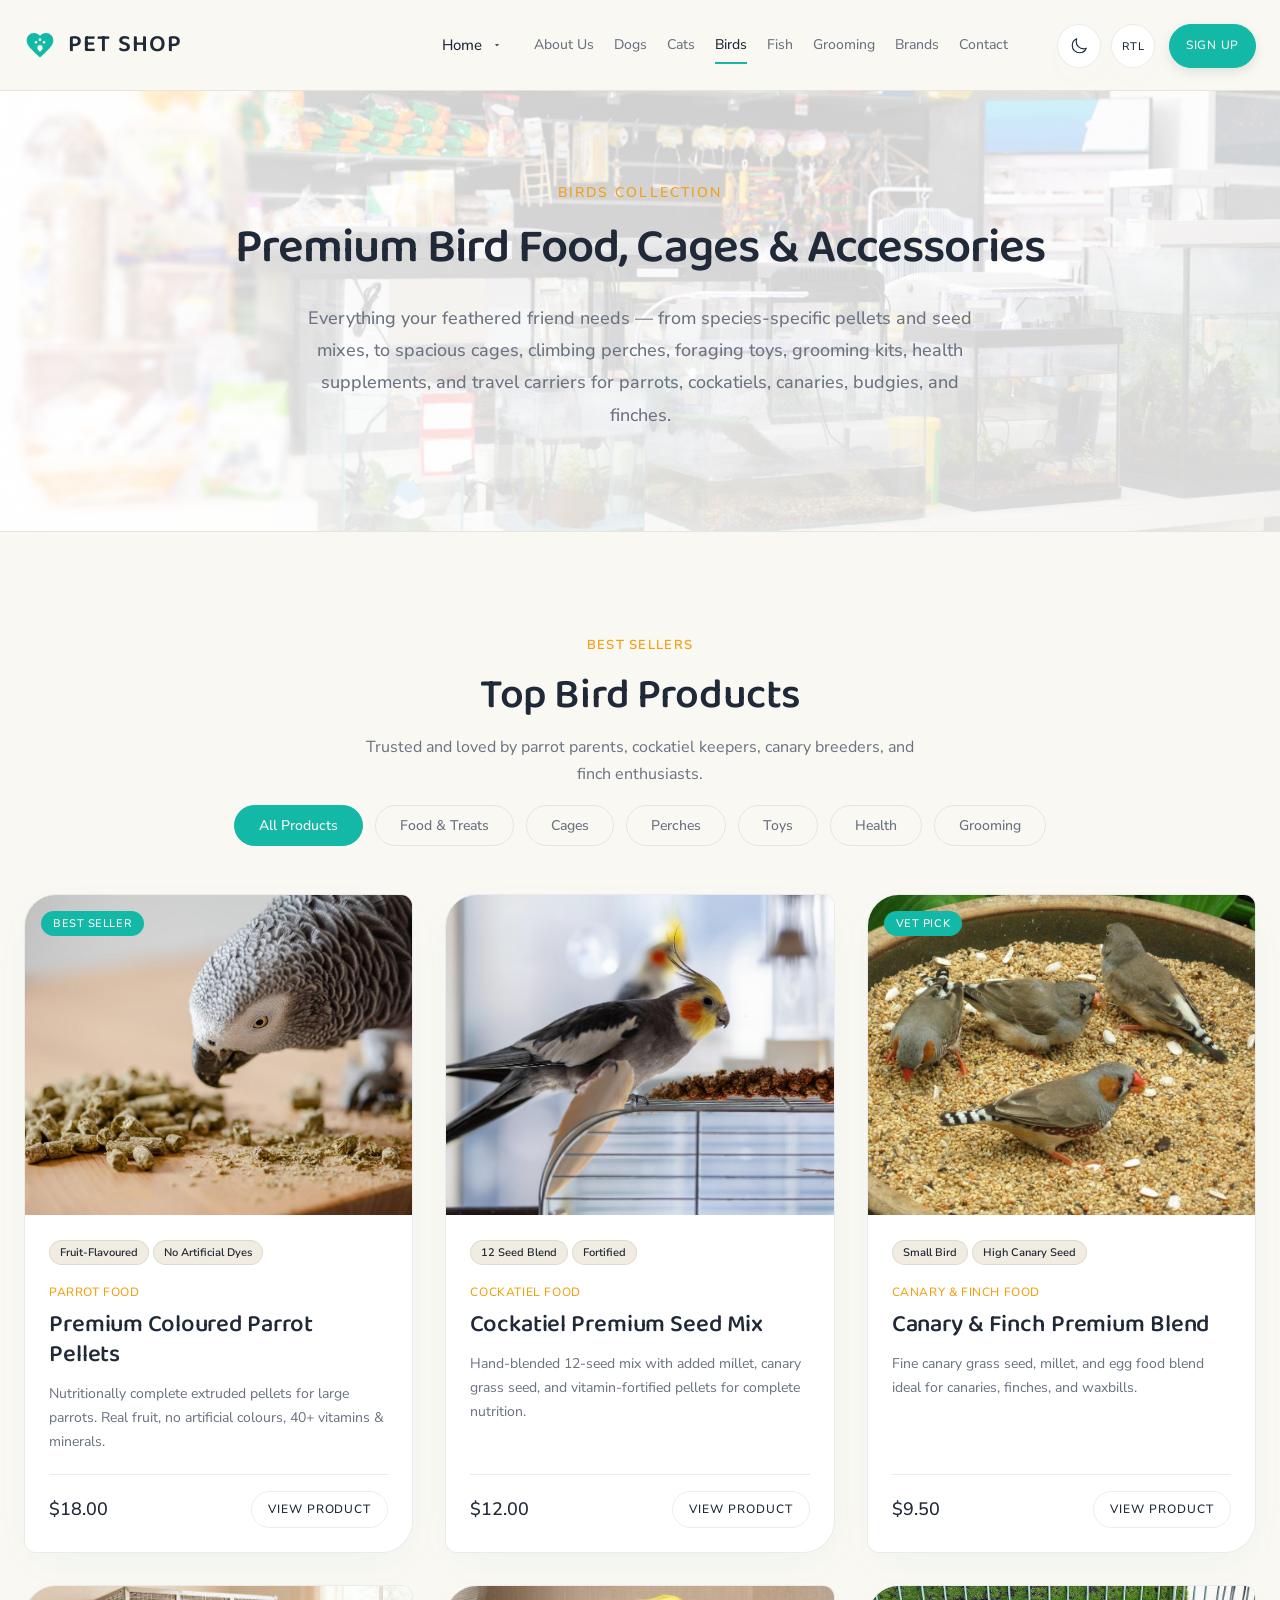
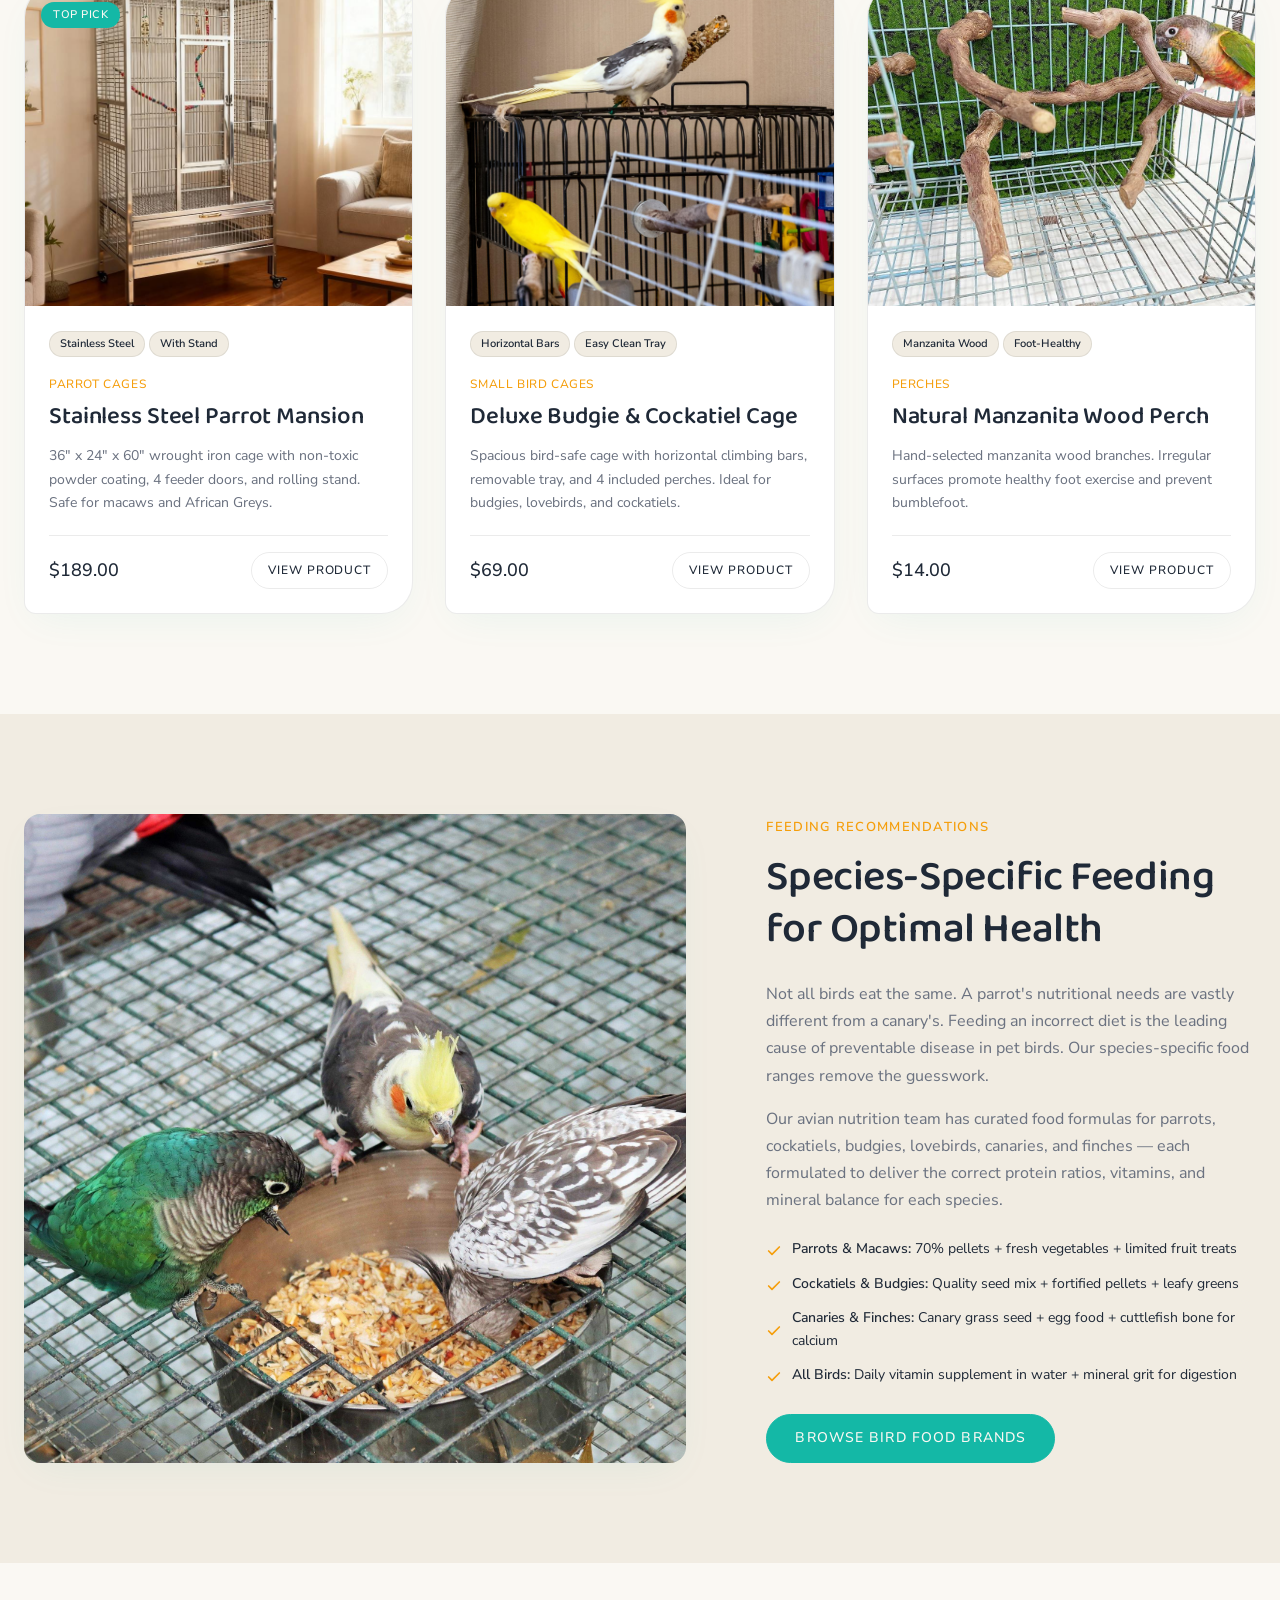
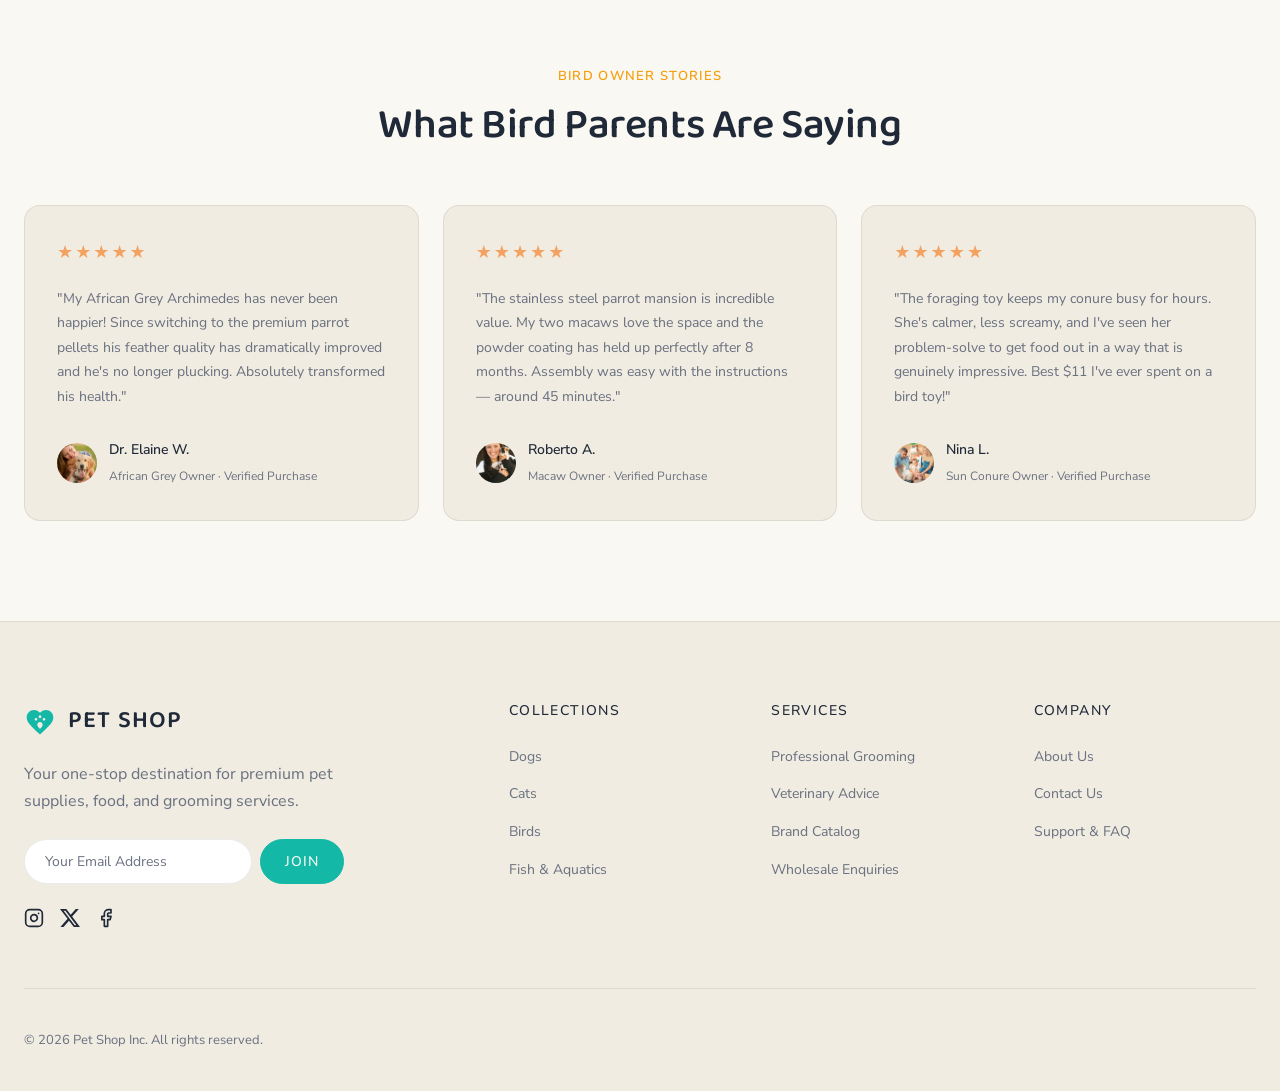
<file: birds.html>
<!DOCTYPE html>
<html lang="en">

<head>
  <meta charset="UTF-8">
  <meta name="viewport" content="width=device-width, initial-scale=1.0">
  <title>Pet Shop | Birds — Premium Bird Food, Cages & Accessories</title>
  <meta name="description"
    content="Shop premium bird food, pellets, seeds, bird cages, perches, swings, foraging toys, grooming supplies, health supplements, and accessories for parrots, canaries, finches, and cockatiels.">
  <link rel="stylesheet" href="css/style.css">
  <style>
    .story-hero {
      padding: 180px 0 100px;
      background-color: var(--bg-secondary);
      text-align: center;
    }

    .filter-bar {
      display: flex;
      justify-content: center;
      gap: 12px;
      margin-bottom: 48px;
      flex-wrap: wrap;
    }

    .filter-btn {
      background: none;
      border: 1px solid var(--border);
      padding: 10px 24px;
      border-radius: 40px;
      cursor: pointer;
      font-size: 14px;
      font-weight: 520;
      color: var(--text-secondary);
      transition: var(--transition);
      font-family: var(--font-sans);
    }

    .filter-btn.active,
    .filter-btn:hover {
      background-color: var(--primary);
      color: #FAF8F3;
      border-color: var(--primary);
    }

    .badge-pill {
      display: inline-block;
      font-size: 11px;
      font-weight: 600;
      padding: 3px 10px;
      border-radius: 20px;
      background: var(--bg-secondary);
      border: 1px solid var(--border);
      margin-right: 4px;
      margin-bottom: 8px;
    }

    .review-card {
      padding: 32px;
      border-radius: 16px;
      background: var(--bg-secondary);
      border: 1px solid var(--border);
      display: flex;
      flex-direction: column;
      gap: 12px;
    }

    .stars {
      color: #f4a261;
      font-size: 18px;
      letter-spacing: 2px;
    }

    .faq-item {
      border-bottom: 1px solid var(--border);
    }

    .faq-header {
      display: flex;
      justify-content: space-between;
      align-items: center;
      padding: 20px 0;
      cursor: pointer;
      font-weight: 550;
      font-size: 15px;
    }

    .faq-icon {
      font-size: 22px;
      font-weight: 300;
      color: var(--secondary);
      transition: transform 0.3s;
      flex-shrink: 0;
    }

    .faq-content {
      display: none;
      padding-bottom: 20px;
      font-size: 14px;
      color: var(--text-secondary);
      line-height: 1.8;
    }

    .faq-item.open .faq-content {
      display: block;
    }

    .faq-item.open .faq-icon {
      transform: rotate(45deg);
    }
  </style>
  <link rel="icon" type="image/x-icon" href="assets/images/favicon.ico">
  <link rel="icon" type="image/png" sizes="32x32" href="assets/images/favicon-32x32.png">
  <link rel="icon" type="image/png" sizes="16x16" href="assets/images/favicon-16x16.png">
  <link rel="apple-touch-icon" sizes="180x180" href="assets/images/apple-touch-icon.png">
  <link rel="icon" type="image/svg+xml" href="assets/images/favicon.svg">
</head>

<body>

  <div class="theme-rtl-controls">
    <button class="theme-toggle" aria-label="Toggle Theme"></button>
    <button class="rtl-toggle" aria-label="Toggle Layout Direction">RTL</button>
    <a href="signup.html" class="signup-btn">Sign Up</a>
  </div>

  <!-- Header -->
  <header class="header">
    <div class="navbar">
      <div class="logo-container">
        <a href="index.html" class="logo-container">
          <div class="logo-icon"></div>
          <span class="logo-text">PET SHOP</span>
        </a>
      </div>
      <nav class="nav-menu">
        <div class="nav-dropdown">
          <button class="nav-link dropdown-toggle" aria-expanded="false">Home <span class="caret"><svg
                xmlns="http://www.w3.org/2000/svg" width="10" height="10" viewBox="0 0 24 24" fill="currentColor"
                style="vertical-align:middle;margin-inline-start:4px;">
                <path d="M7 10l5 5 5-5z" />
              </svg></span></button>
          <div class="dropdown-menu">
            <a href="index.html" class="dropdown-item">Home 1 - Classic</a>
            <a href="home-2.html" class="dropdown-item">Home 2 - Store</a>
          </div>
        </div>
        <a href="about.html" class="nav-link">About Us</a>
        <a href="dogs.html" class="nav-link">Dogs</a>
        <a href="cats.html" class="nav-link">Cats</a>
        <a href="birds.html" class="nav-link active">Birds</a>
        <a href="fish.html" class="nav-link">Fish</a>
        <a href="grooming.html" class="nav-link">Grooming</a>
        <a href="brands.html" class="nav-link">Brands</a>
        <a href="contact.html" class="nav-link">Contact</a>
      </nav>
      <div class="nav-actions"><button class="hamburger"
          aria-label="Toggle Menu"><span></span><span></span><span></span></button></div>
    </div>
  </header>

  <div class="mobile-nav">
    <nav class="nav-menu">
      <span class="mobile-nav-heading"
        style="padding-inline: 16px; font-size: 11px; text-transform: uppercase; color: var(--text-secondary); font-weight: 550; display: block; margin-top: 10px; margin-bottom: 5px;">Home
        Options</span>
      <a href="index.html" class="nav-link" style="padding-inline-start: 24px;">Home 1 - Classic</a>
      <a href="home-2.html" class="nav-link" style="padding-inline-start: 24px;">Home 2 - Store</a>
      <a href="about.html" class="nav-link">About Us</a>
      <a href="dogs.html" class="nav-link">Dogs</a>
      <a href="cats.html" class="nav-link">Cats</a>
      <a href="birds.html" class="nav-link active">Birds</a>
      <a href="fish.html" class="nav-link">Fish</a>
      <a href="grooming.html" class="nav-link">Grooming</a>
      <a href="brands.html" class="nav-link">Brands</a>
      <a href="contact.html" class="nav-link">Contact</a>
    </nav>
  </div>

  <!-- Hero -->
  <section class="story-hero bird-bnr">
    <div class="container">
      <span
        style="font-size: 14px; font-weight: 480; text-transform: uppercase; color: var(--secondary); letter-spacing: 0.15em;">Birds
        Collection</span>
      <h1 style="margin-top: 12px; font-size: 48px;">Premium Bird Food, Cages &amp; Accessories</h1>
      <p
        style="max-width: 680px; margin: 24px auto 0; color: var(--text-secondary); font-size: 18px; line-height: 1.8; font-weight: 480;">
        Everything your feathered friend needs — from species-specific pellets and seed mixes, to spacious cages,
        climbing perches, foraging toys, grooming kits, health supplements, and travel carriers for parrots, cockatiels,
        canaries, budgies, and finches.</p>
    </div>
  </section>



  <!-- Product Catalog -->
  <section class="section-padding" id="catalog" style=" border-top: 1px solid var(--border);">
    <div class="container">
      <div style="text-align: center; margin-bottom: 16px;">
        <span
          style="font-size: 13px; font-weight: 600; text-transform: uppercase; color: var(--secondary); letter-spacing: 0.1em;">Best
          Sellers</span>
        <h2 style="margin-top: 12px;">Top Bird Products</h2>
        <p style="color: var(--text-secondary); margin-top: 12px; max-width: 560px; margin-inline: auto;">Trusted and
          loved by parrot parents, cockatiel keepers, canary breeders, and finch enthusiasts.</p>
      </div>
      <div class="filter-bar">
        <button class="filter-btn active" data-filter="all">All Products</button>
        <button class="filter-btn" data-filter="food">Food &amp; Treats</button>
        <button class="filter-btn" data-filter="cages">Cages</button>
        <button class="filter-btn" data-filter="perches">Perches</button>
        <button class="filter-btn" data-filter="toys">Toys</button>
        <button class="filter-btn" data-filter="health">Health</button>
        <button class="filter-btn" data-filter="grooming">Grooming</button>
      </div>
      <div class="product-grid">

        <div class="product-card catalog-item" data-category="food">
          <span class="product-card-badge">Best Seller</span>
          <div class="product-card-image"><img src="assets/images/bird-img1.jpg" alt="Premium Parrot Pellets"></div>
          <div class="product-card-info">
            <div>
              <div style="margin-bottom: 10px;"><span class="badge-pill">Fruit-Flavoured</span><span
                  class="badge-pill">No Artificial Dyes</span></div>
              <span class="product-meta">Parrot Food</span>
              <h3 class="product-title">Premium Coloured Parrot Pellets</h3>
              <p class="product-excerpt">Nutritionally complete extruded pellets for large parrots. Real fruit, no
                artificial colours, 40+ vitamins &amp; minerals.</p>
            </div>
            <div class="product-footer"><span class="product-price">$18.00</span><a href="product-details.html"
                class="btn btn-secondary" style="padding: 8px 16px; font-size: 12px;">View Product</a></div>
          </div>
        </div>

        <div class="product-card catalog-item" data-category="food">
          <div class="product-card-image"><img src="assets/images/bird-img2.jpg" alt="Cockatiel Seed Mix"></div>
          <div class="product-card-info">
            <div>
              <div style="margin-bottom: 10px;"><span class="badge-pill">12 Seed Blend</span><span
                  class="badge-pill">Fortified</span></div>
              <span class="product-meta">Cockatiel Food</span>
              <h3 class="product-title">Cockatiel Premium Seed Mix</h3>
              <p class="product-excerpt">Hand-blended 12-seed mix with added millet, canary grass seed, and
                vitamin-fortified pellets for complete nutrition.</p>
            </div>
            <div class="product-footer"><span class="product-price">$12.00</span><a href="product-details.html"
                class="btn btn-secondary" style="padding: 8px 16px; font-size: 12px;">View Product</a></div>
          </div>
        </div>

        <div class="product-card catalog-item" data-category="food">
          <span class="product-card-badge">Vet Pick</span>
          <div class="product-card-image"><img src="assets/images/bird-img3.jpg" alt="Canary & Finch Seed Mix"></div>
          <div class="product-card-info">
            <div>
              <div style="margin-bottom: 10px;"><span class="badge-pill">Small Bird</span><span class="badge-pill">High
                  Canary Seed</span></div>
              <span class="product-meta">Canary &amp; Finch Food</span>
              <h3 class="product-title">Canary &amp; Finch Premium Blend</h3>
              <p class="product-excerpt">Fine canary grass seed, millet, and egg food blend ideal for canaries, finches,
                and waxbills.</p>
            </div>
            <div class="product-footer"><span class="product-price">$9.50</span><a href="product-details.html"
                class="btn btn-secondary" style="padding: 8px 16px; font-size: 12px;">View Product</a></div>
          </div>
        </div>

        <div class="product-card catalog-item" data-category="cages">
          <span class="product-card-badge">Top Pick</span>
          <div class="product-card-image"><img src="assets/images/bird-img4.jpg" alt="Large Parrot Cage with Stand">
          </div>
          <div class="product-card-info">
            <div>
              <div style="margin-bottom: 10px;"><span class="badge-pill">Stainless Steel</span><span
                  class="badge-pill">With Stand</span></div>
              <span class="product-meta">Parrot Cages</span>
              <h3 class="product-title">Stainless Steel Parrot Mansion</h3>
              <p class="product-excerpt">36" x 24" x 60" wrought iron cage with non-toxic powder coating, 4 feeder
                doors, and rolling stand. Safe for macaws and African Greys.</p>
            </div>
            <div class="product-footer"><span class="product-price">$189.00</span><a href="product-details.html"
                class="btn btn-secondary" style="padding: 8px 16px; font-size: 12px;">View Product</a></div>
          </div>
        </div>

        <div class="product-card catalog-item" data-category="cages">
          <div class="product-card-image"><img src="assets/images/bird-img5.jpg" alt="Budgie & Cockatiel Cage"></div>
          <div class="product-card-info">
            <div>
              <div style="margin-bottom: 10px;"><span class="badge-pill">Horizontal Bars</span><span
                  class="badge-pill">Easy Clean Tray</span></div>
              <span class="product-meta">Small Bird Cages</span>
              <h3 class="product-title">Deluxe Budgie &amp; Cockatiel Cage</h3>
              <p class="product-excerpt">Spacious bird-safe cage with horizontal climbing bars, removable tray, and 4
                included perches. Ideal for budgies, lovebirds, and cockatiels.</p>
            </div>
            <div class="product-footer"><span class="product-price">$69.00</span><a href="product-details.html"
                class="btn btn-secondary" style="padding: 8px 16px; font-size: 12px;">View Product</a></div>
          </div>
        </div>

        <div class="product-card catalog-item" data-category="perches">
          <div class="product-card-image"><img src="assets/images/bird-img6.jpg" alt="Natural Wood Climbing Perch Set">
          </div>
          <div class="product-card-info">
            <div>
              <div style="margin-bottom: 10px;"><span class="badge-pill">Manzanita Wood</span><span
                  class="badge-pill">Foot-Healthy</span></div>
              <span class="product-meta">Perches</span>
              <h3 class="product-title">Natural Manzanita Wood Perch</h3>
              <p class="product-excerpt">Hand-selected manzanita wood branches. Irregular surfaces promote healthy foot
                exercise and prevent bumblefoot.</p>
            </div>
            <div class="product-footer"><span class="product-price">$14.00</span><a href="product-details.html"
                class="btn btn-secondary" style="padding: 8px 16px; font-size: 12px;">View Product</a></div>
          </div>
        </div>
      </div>
    </div>
  </section>

  <!-- Species Guide Editorial -->
  <section class="section-padding" style="background-color: var(--bg-secondary);">
    <div class="container">
      <div class="editorial-grid">
        <div class="visual-pane fade-in">
          <img src="assets/images/bird-nutrition.jpg" alt="Colorful parrot with enrichment toys">
        </div>
        <div class="fade-in" style="text-align: start;">
          <span
            style="font-size: 13px; font-weight: 600; text-transform: uppercase; color: var(--secondary); letter-spacing: 0.1em;">Feeding
            Recommendations</span>
          <h2 style="margin-top: 12px; margin-bottom: 24px;">Species-Specific Feeding for Optimal Health</h2>
          <p style="margin-bottom: 16px;">Not all birds eat the same. A parrot's nutritional needs are vastly different
            from a canary's. Feeding an incorrect diet is the leading cause of preventable disease in pet birds. Our
            species-specific food ranges remove the guesswork.</p>
          <p style="margin-bottom: 24px;">Our avian nutrition team has curated food formulas for parrots, cockatiels,
            budgies, lovebirds, canaries, and finches — each formulated to deliver the correct protein ratios, vitamins,
            and mineral balance for each species.</p>
          <ul
            style="list-style: none; padding: 0; margin-bottom: 28px; display: flex; flex-direction: column; gap: 12px;">
            <li style="display: flex; gap: 10px; font-size: 14px;">
              <span class="icon"
                style="color: var(--secondary); display: flex; align-items: center; flex-shrink: 0; margin-top: 3px;">
                <svg xmlns="http://www.w3.org/2000/svg" width="16" height="16" viewBox="0 0 24 24" fill="none"
                  stroke="currentColor" stroke-width="2.5" stroke-linecap="round" stroke-linejoin="round">
                  <polyline points="20 6 9 17 4 12"></polyline>
                </svg>
              </span>
              <div><strong>Parrots &amp; Macaws:</strong> 70% pellets + fresh vegetables + limited fruit treats</div>
            </li>
            <li style="display: flex; gap: 10px; font-size: 14px;">
              <span class="icon"
                style="color: var(--secondary); display: flex; align-items: center; flex-shrink: 0; margin-top: 3px;">
                <svg xmlns="http://www.w3.org/2000/svg" width="16" height="16" viewBox="0 0 24 24" fill="none"
                  stroke="currentColor" stroke-width="2.5" stroke-linecap="round" stroke-linejoin="round">
                  <polyline points="20 6 9 17 4 12"></polyline>
                </svg>
              </span>
              <div><strong>Cockatiels &amp; Budgies:</strong> Quality seed mix + fortified pellets + leafy greens</div>
            </li>
            <li style="display: flex; gap: 10px; font-size: 14px;">
              <span class="icon"
                style="color: var(--secondary); display: flex; align-items: center; flex-shrink: 0; margin-top: 3px;">
                <svg xmlns="http://www.w3.org/2000/svg" width="16" height="16" viewBox="0 0 24 24" fill="none"
                  stroke="currentColor" stroke-width="2.5" stroke-linecap="round" stroke-linejoin="round">
                  <polyline points="20 6 9 17 4 12"></polyline>
                </svg>
              </span>
              <div><strong>Canaries &amp; Finches:</strong> Canary grass seed + egg food + cuttlefish bone for calcium
              </div>
            </li>
            <li style="display: flex; gap: 10px; font-size: 14px;">
              <span class="icon"
                style="color: var(--secondary); display: flex; align-items: center; flex-shrink: 0; margin-top: 3px;">
                <svg xmlns="http://www.w3.org/2000/svg" width="16" height="16" viewBox="0 0 24 24" fill="none"
                  stroke="currentColor" stroke-width="2.5" stroke-linecap="round" stroke-linejoin="round">
                  <polyline points="20 6 9 17 4 12"></polyline>
                </svg>
              </span>
              <div><strong>All Birds:</strong> Daily vitamin supplement in water + mineral grit for digestion</div>
            </li>
          </ul>
          <a href="brands.html" class="btn btn-primary">Browse Bird Food Brands</a>
        </div>
      </div>
    </div>
  </section>


  <!-- Customer Reviews -->
  <section class="section-padding">
    <div class="container">
      <div style="text-align: center; margin-bottom: 52px;">
        <span
          style="font-size: 13px; font-weight: 600; text-transform: uppercase; color: var(--secondary); letter-spacing: 0.1em;">Bird
          Owner Stories</span>
        <h2 style="margin-top: 12px;">What Bird Parents Are Saying</h2>
      </div>
      <div style="display: grid; grid-template-columns: repeat(auto-fit, minmax(280px, 1fr)); gap: 24px;">
        <div class="review-card fade-in">
          <div class="stars">★★★★★</div>
          <p style="font-size: 14px; color: var(--text-secondary); line-height: 1.75; margin: 8px 0;">"My African Grey
            Archimedes has never been happier! Since switching to the premium parrot pellets his feather quality has
            dramatically improved and he's no longer plucking. Absolutely transformed his health."</p>
          <div style="display: flex; align-items: center; gap: 12px; margin-top: 8px;">
            <img src="assets/images/team1.jpg" alt="Dr. Elaine W."
              style="width: 40px; height: 40px; border-radius: 50%; object-fit: cover;">
            <div><strong style="font-size: 14px;">Dr. Elaine W.</strong><br><span
                style="font-size: 12px; color: var(--text-secondary);">African Grey Owner · Verified Purchase</span>
            </div>
          </div>
        </div>
        <div class="review-card fade-in">
          <div class="stars">★★★★★</div>
          <p style="font-size: 14px; color: var(--text-secondary); line-height: 1.75; margin: 8px 0;">"The stainless
            steel parrot mansion is incredible value. My two macaws love the space and the powder coating has held up
            perfectly after 8 months. Assembly was easy with the instructions — around 45 minutes."</p>
          <div style="display: flex; align-items: center; gap: 12px; margin-top: 8px;">
            <img src="assets/images/team2.jpg" alt="Roberto A."
              style="width: 40px; height: 40px; border-radius: 50%; object-fit: cover;">
            <div><strong style="font-size: 14px;">Roberto A.</strong><br><span
                style="font-size: 12px; color: var(--text-secondary);">Macaw Owner · Verified Purchase</span></div>
          </div>
        </div>
        <div class="review-card fade-in">
          <div class="stars">★★★★★</div>
          <p style="font-size: 14px; color: var(--text-secondary); line-height: 1.75; margin: 8px 0;">"The foraging toy
            keeps my conure busy for hours. She's calmer, less screamy, and I've seen her problem-solve to get food out
            in a way that is genuinely impressive. Best $11 I've ever spent on a bird toy!"</p>
          <div style="display: flex; align-items: center; gap: 12px; margin-top: 8px;">
            <img src="assets/images/team3.jpg" alt="Nina L."
              style="width: 40px; height: 40px; border-radius: 50%; object-fit: cover;">
            <div><strong style="font-size: 14px;">Nina L.</strong><br><span
                style="font-size: 12px; color: var(--text-secondary);">Sun Conure Owner · Verified Purchase</span></div>
          </div>
        </div>
      </div>
    </div>
  </section>



  <!-- Footer -->
  <footer class="footer">
    <div class="container">
      <div class="footer-grid">
        <div class="footer-column">
          <a href="index.html" class="logo-container" style="margin-bottom: 20px; text-decoration: none;">
            <div class="logo-icon"></div><span class="logo-text">PET SHOP</span>
          </a>
          <p style="margin-bottom: 24px; max-width: 320px;">Your one-stop destination for premium pet supplies, food,
            and grooming services.</p>
          <form style="display: flex; gap: 8px; max-width: 320px;"
            onsubmit="event.preventDefault(); alert('Thank you for subscribing to Pet Shop!');">
            <input type="email" placeholder="Your Email Address" class="form-control"
              style="border-radius: 40px; padding: 12px 20px;" required>
            <button type="submit" class="btn btn-primary" style="padding: 12px 24px;">Join</button>
          </form>
          <div class="footer-social-links" style="display: flex; gap: 16px; margin-top: 24px;">
            <a href="#" class="social-icon-hover" style="color: var(--text-primary);" aria-label="Instagram">
              <svg style="width: 20px; height: 20px;" viewBox="0 0 24 24" fill="none" stroke="currentColor"
                stroke-width="2" stroke-linecap="round" stroke-linejoin="round">
                <rect x="2" y="2" width="20" height="20" rx="5" ry="5"></rect>
                <path d="M16 11.37A4 4 0 1 1 12.63 8 4 4 0 0 1 16 11.37z"></path>
                <line x1="17.5" y1="6.5" x2="17.51" y2="6.5"></line>
              </svg>
            </a>
            <a href="#" class="social-icon-hover" style="color: var(--text-primary);" aria-label="X (formerly Twitter)">
              <svg style="width: 20px; height: 20px;" viewBox="0 0 24 24" fill="currentColor">
                <path
                  d="M18.901 1.153h3.68l-8.04 9.19L24 22.846h-7.406l-5.8-7.584-6.638 7.584H.474l8.6-9.83L0 1.154h7.594l5.243 6.932ZM17.61 20.644h2.039L6.486 3.24H4.298Z" />
              </svg>
            </a>
            <a href="#" class="social-icon-hover" style="color: var(--text-primary);" aria-label="Facebook">
              <svg style="width: 20px; height: 20px;" viewBox="0 0 24 24" fill="none" stroke="currentColor"
                stroke-width="2" stroke-linecap="round" stroke-linejoin="round">
                <path d="M18 2h-3a5 5 0 0 0-5 5v3H7v4h3v8h4v-8h3l1-4h-4V7a1 1 0 0 1 1-1h3z"></path>
              </svg>
            </a>
          </div>
        </div>
        <div class="footer-column">
          <h5>Collections</h5>
          <ul class="footer-links">
            <li><a href="dogs.html">Dogs</a></li>
            <li><a href="cats.html">Cats</a></li>
            <li><a href="birds.html">Birds</a></li>
            <li><a href="fish.html">Fish &amp; Aquatics</a></li>
          </ul>
        </div>
        <div class="footer-column">
          <h5>Services</h5>
          <ul class="footer-links">
            <li><a href="grooming.html">Professional Grooming</a></li>
            <li><a href="contact.html">Veterinary Advice</a></li>
            <li><a href="brands.html">Brand Catalog</a></li>
            <li><a href="contact.html">Wholesale Enquiries</a></li>
          </ul>
        </div>
        <div class="footer-column">
          <h5>Company</h5>
          <ul class="footer-links">
            <li><a href="about.html">About Us</a></li>
            <li><a href="contact.html">Contact Us</a></li>
            <li><a href="contact.html">Support &amp; FAQ</a></li>
          </ul>
        </div>
      </div>
      <div class="footer-bottom">
        <p style="font-size: 13px;">&copy; 2026 Pet Shop Inc. All rights reserved.</p>
      </div>
    </div>
  </footer>

  <script src="js/main.js"></script>
  <script>
    const filterBtns = document.querySelectorAll('.filter-btn');
    const catalogItems = document.querySelectorAll('.catalog-item');
    filterBtns.forEach(btn => {
      btn.addEventListener('click', () => {
        filterBtns.forEach(b => b.classList.remove('active'));
        btn.classList.add('active');
        const f = btn.getAttribute('data-filter');
        catalogItems.forEach(item => { item.style.display = (f === 'all' || item.getAttribute('data-category') === f) ? 'flex' : 'none'; });
      });
    });
    document.querySelectorAll('.faq-header').forEach(h => {
      h.addEventListener('click', () => {
        const item = h.parentElement;
        const wasOpen = item.classList.contains('open');
        document.querySelectorAll('.faq-item').forEach(i => i.classList.remove('open'));
        if (!wasOpen) item.classList.add('open');
      });
    });
  </script>
</body>

</html>
</file>
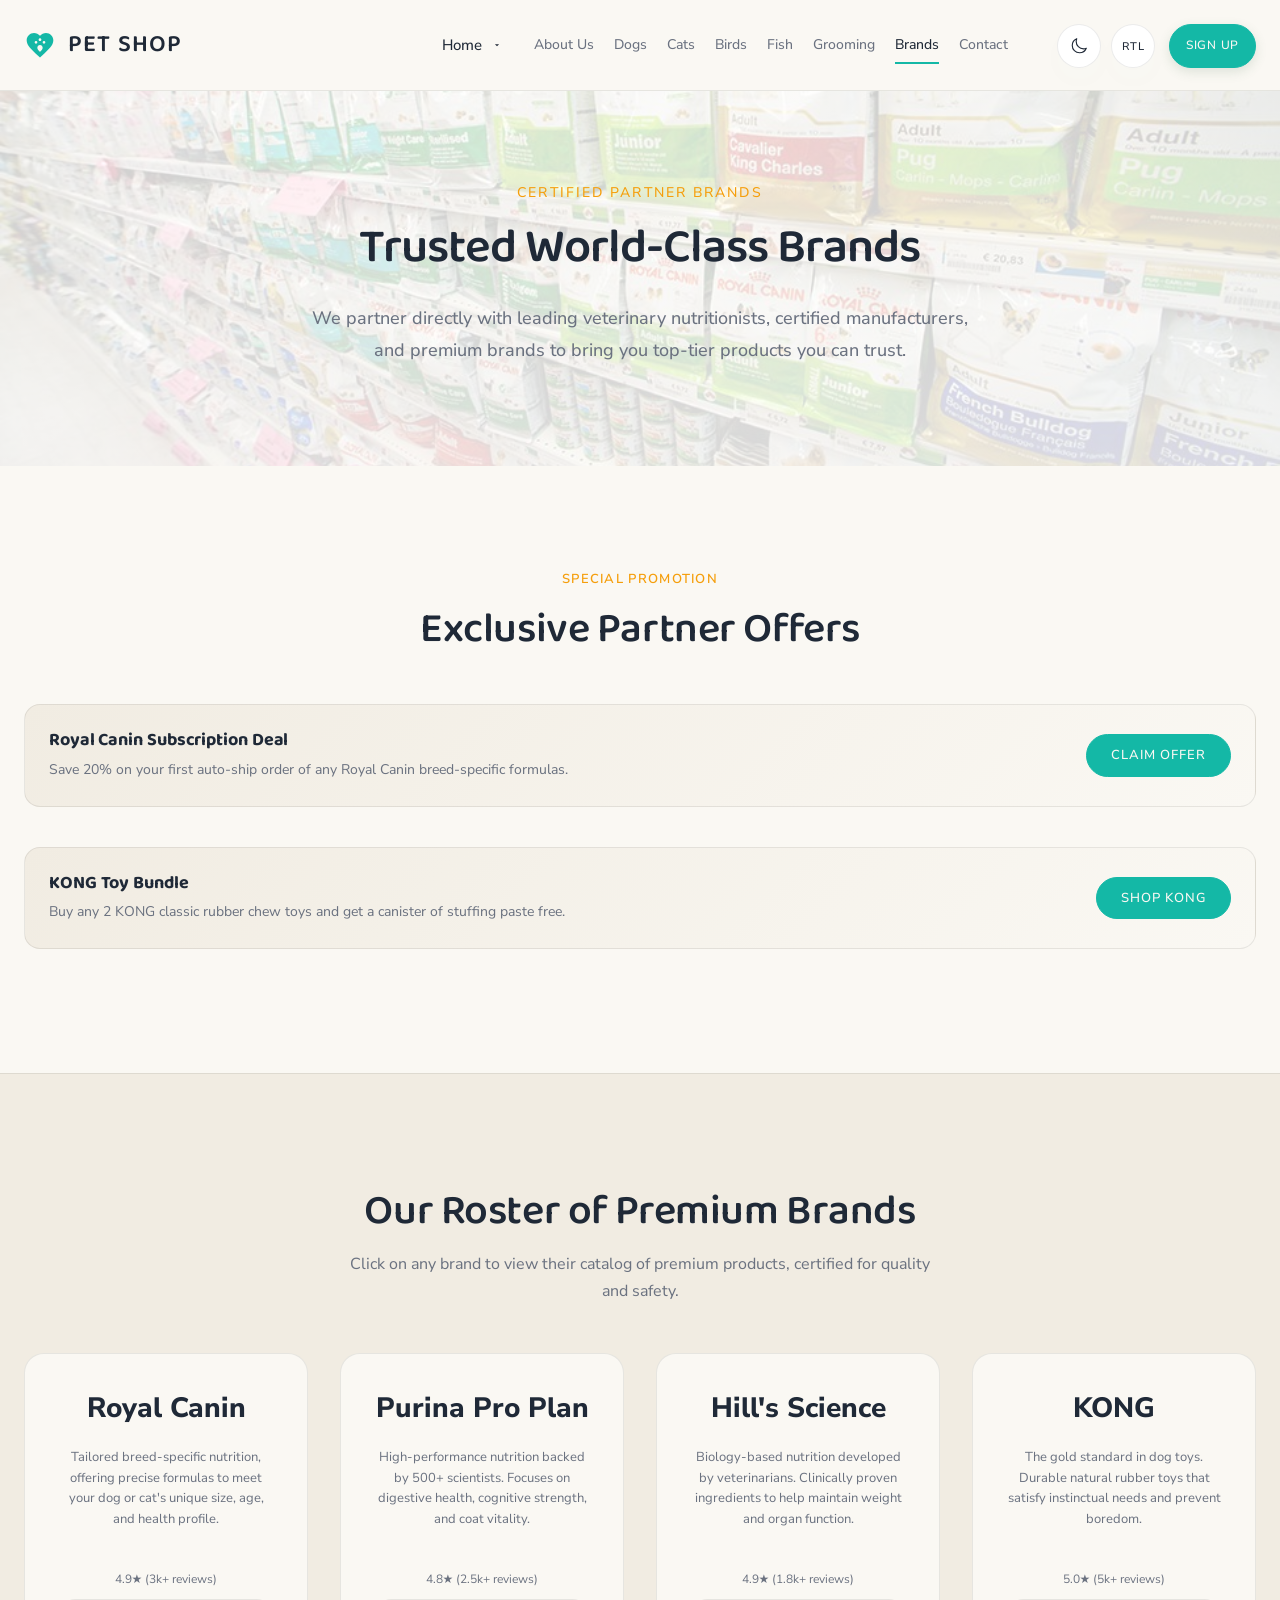
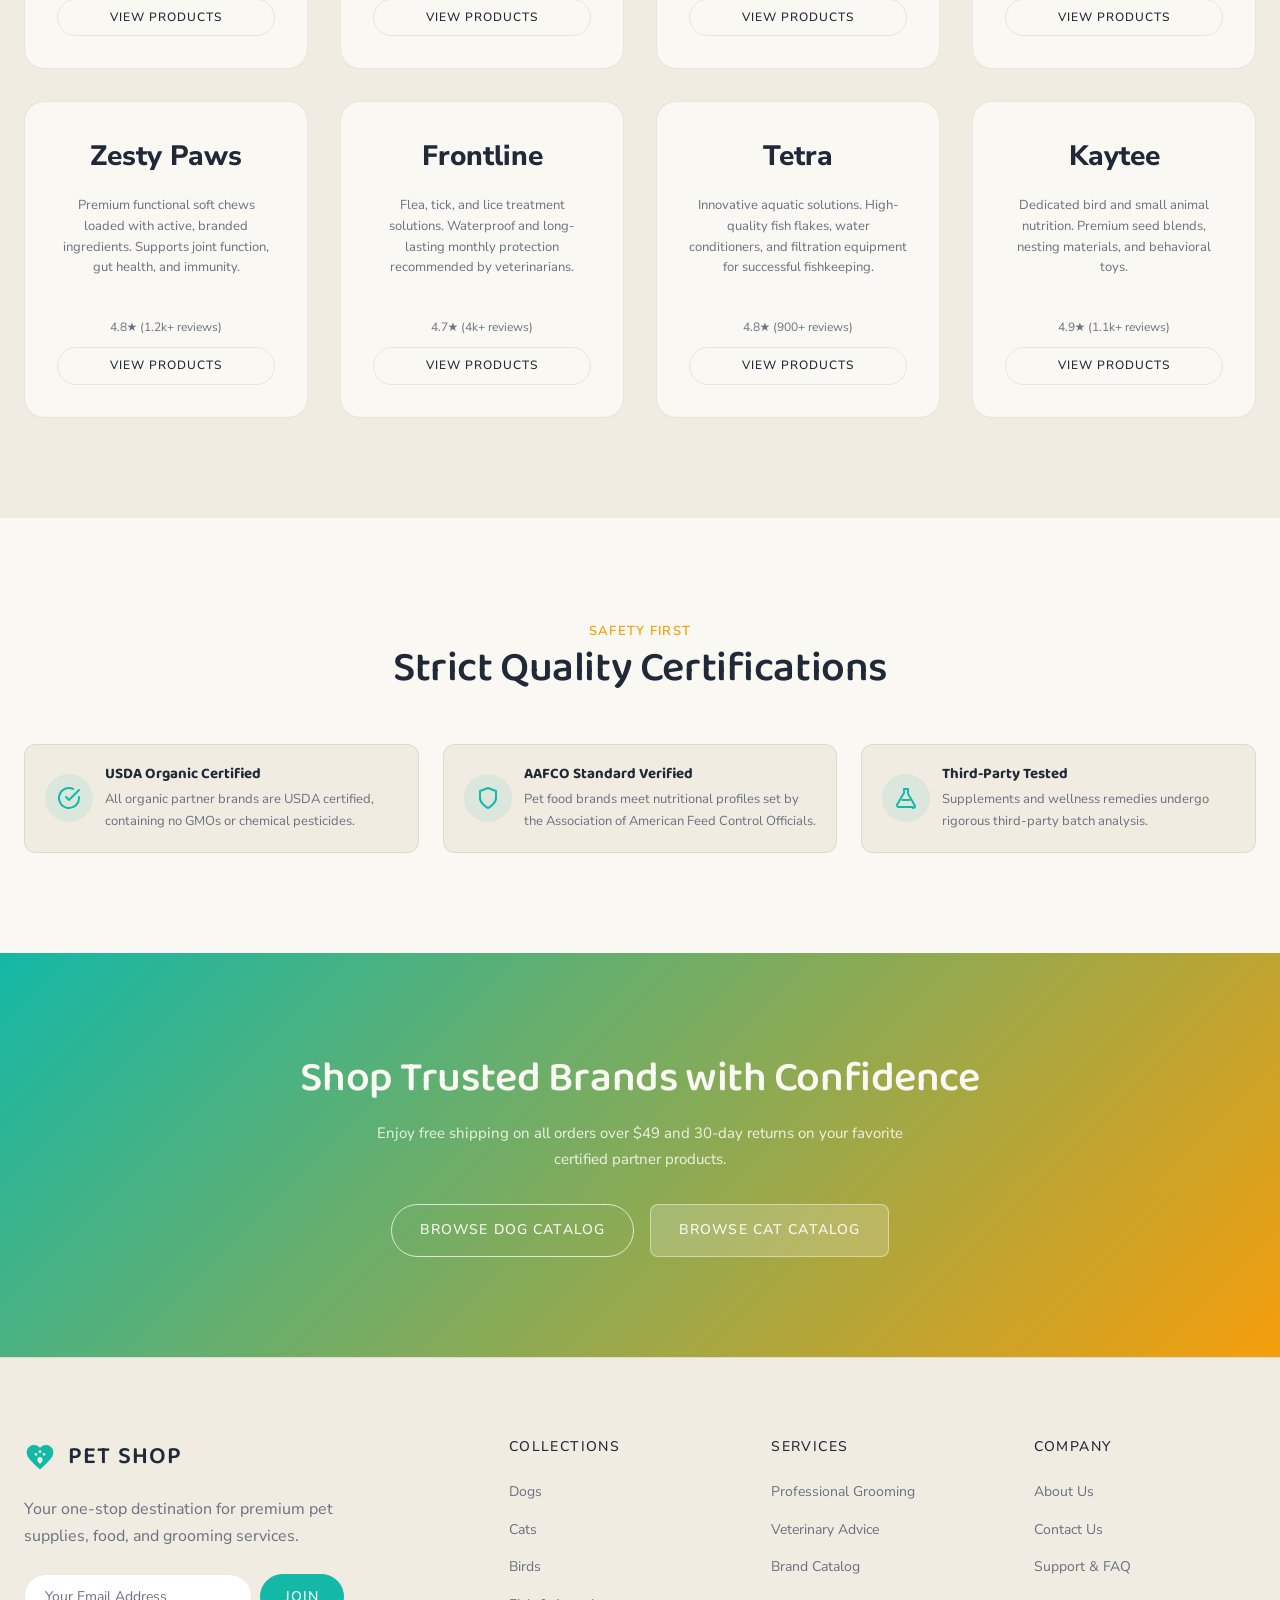
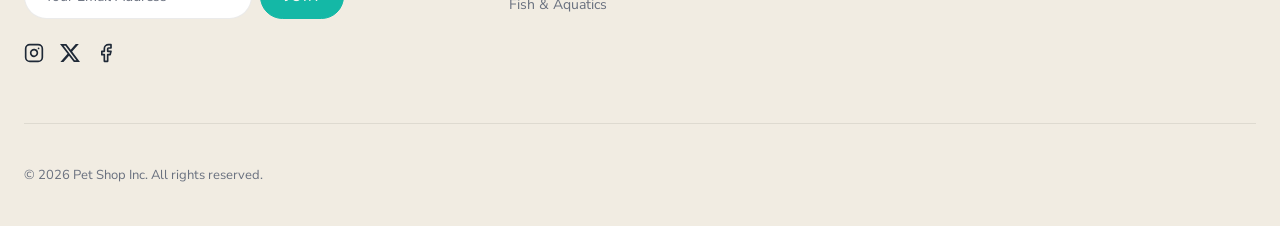
<file: brands.html>
<!DOCTYPE html>
<html lang="en">

<head>
  <meta charset="UTF-8">
  <meta name="viewport" content="width=device-width, initial-scale=1.0">
  <title>Pet Shop | Premium Partner Brands</title>
  <meta name="description"
    content="Browse products by our trusted premium brands including Royal Canin, Purina Pro Plan, Hill's Science Diet, Pedigree, Whiskas, KONG, Chuckit!, Frontline, Zesty Paws, Tetra, and Kaytee.">
  <link rel="stylesheet" href="css/style.css">
  <style>
    .story-hero {
      padding: 180px 0 100px;
      background-color: var(--bg-secondary);
      text-align: center;
    }

    .brand-grid {
      display: grid;
      grid-template-columns: repeat(auto-fit, minmax(280px, 1fr));
      gap: 32px;
      margin-top: 48px;
    }

    .brand-showcase-card {
      background: var(--bg-primary);
      border: 1px solid var(--border);
      border-radius: 20px;
      padding: 32px;
      transition: var(--transition);
      display: flex;
      flex-direction: column;
      justify-content: space-between;
      height: 100%;
      text-align: center;
    }

    .brand-showcase-card:hover {
      transform: translateY(-8px);
      box-shadow: 0 20px 40px rgba(0, 0, 0, 0.08);
      border-color: var(--primary);
    }

    .brand-logo-large {
      font-size: 28px;
      font-weight: 800;
      color: var(--text-primary);
      margin-bottom: 16px;
      display: flex;
      align-items: center;
      justify-content: center;
      gap: 8px;
    }

    .offer-banner {
      background: linear-gradient(135deg, var(--bg-secondary) 0%, var(--bg-primary) 100%);
      border: 1px solid var(--border);
      border-radius: 16px;
      padding: 24px;
      display: flex;
      justify-content: space-between;
      align-items: center;
      flex-wrap: wrap;
      gap: 16px;
      margin-bottom: 24px;
    }

    .cert-badge {
      display: flex;
      align-items: center;
      gap: 12px;
      padding: 20px;
      background: var(--bg-secondary);
      border: 1px solid var(--border);
      border-radius: 12px;
    }

    .faq-item {
      border-bottom: 1px solid var(--border);
    }

    .faq-header {
      display: flex;
      justify-content: space-between;
      align-items: center;
      padding: 20px 0;
      cursor: pointer;
      font-weight: 550;
      font-size: 15px;
    }

    .faq-icon {
      font-size: 22px;
      font-weight: 300;
      color: var(--secondary);
      transition: transform 0.3s;
      flex-shrink: 0;
    }

    .faq-content {
      display: none;
      padding-bottom: 20px;
      font-size: 14px;
      color: var(--text-secondary);
      line-height: 1.8;
    }

    .faq-item.open .faq-content {
      display: block;
    }

    .faq-item.open .faq-icon {
      transform: rotate(45deg);
    }
  </style>
  <link rel="icon" type="image/x-icon" href="assets/images/favicon.ico">
  <link rel="icon" type="image/png" sizes="32x32" href="assets/images/favicon-32x32.png">
  <link rel="icon" type="image/png" sizes="16x16" href="assets/images/favicon-16x16.png">
  <link rel="apple-touch-icon" sizes="180x180" href="assets/images/apple-touch-icon.png">
  <link rel="icon" type="image/svg+xml" href="assets/images/favicon.svg">
</head>

<body>

  <div class="theme-rtl-controls">
    <button class="theme-toggle" aria-label="Toggle Theme"></button>
    <button class="rtl-toggle" aria-label="Toggle Layout Direction">RTL</button>
    <a href="signup.html" class="signup-btn">Sign Up</a>
  </div>

  <!-- Header -->
  <header class="header">
    <div class="navbar">
      <div class="logo-container">
        <a href="index.html" class="logo-container">
          <div class="logo-icon"></div>
          <span class="logo-text">PET SHOP</span>
        </a>
      </div>
      <nav class="nav-menu">
        <div class="nav-dropdown">
          <button class="nav-link dropdown-toggle" aria-expanded="false">
            Home <span class="caret"><svg xmlns="http://www.w3.org/2000/svg" width="10" height="10" viewBox="0 0 24 24"
                fill="currentColor" style="vertical-align:middle;margin-inline-start:4px;">
                <path d="M7 10l5 5 5-5z" />
              </svg></span>
          </button>
          <div class="dropdown-menu">
            <a href="index.html" class="dropdown-item">Home 1 - Classic</a>
            <a href="home-2.html" class="dropdown-item">Home 2 - Store</a>
          </div>
        </div>
        <a href="about.html" class="nav-link">About Us</a>
        <a href="dogs.html" class="nav-link">Dogs</a>
        <a href="cats.html" class="nav-link">Cats</a>
        <a href="birds.html" class="nav-link">Birds</a>
        <a href="fish.html" class="nav-link">Fish</a>
        <a href="grooming.html" class="nav-link">Grooming</a>
        <a href="brands.html" class="nav-link active">Brands</a>
        <a href="contact.html" class="nav-link">Contact</a>
      </nav>
      <div class="nav-actions">
        <button class="hamburger" aria-label="Toggle Menu">
          <span></span><span></span><span></span>
        </button>
      </div>
    </div>
  </header>

  <!-- Mobile Drawer -->
  <div class="mobile-nav">
    <nav class="nav-menu">
      <span class="mobile-nav-heading"
        style="padding-inline: 16px; font-size: 11px; text-transform: uppercase; color: var(--text-secondary); font-weight: 550; display: block; margin-top: 10px; margin-bottom: 5px;">Home
        Options</span>
      <a href="index.html" class="nav-link" style="padding-inline-start: 24px;">Home 1 - Classic</a>
      <a href="home-2.html" class="nav-link" style="padding-inline-start: 24px;">Home 2 - Store</a>
      <a href="about.html" class="nav-link">About Us</a>
      <a href="dogs.html" class="nav-link">Dogs</a>
      <a href="cats.html" class="nav-link">Cats</a>
      <a href="birds.html" class="nav-link">Birds</a>
      <a href="fish.html" class="nav-link">Fish</a>
      <a href="grooming.html" class="nav-link">Grooming</a>
      <a href="brands.html" class="nav-link active">Brands</a>
      <a href="contact.html" class="nav-link">Contact</a>
    </nav>
  </div>

  <!-- Hero Section -->
  <section class="story-hero brand-bnr">
    <div class="container">
      <span
        style="font-size: 14px; font-weight: 480; text-transform: uppercase; color: var(--secondary); letter-spacing: 0.15em;">Certified
        Partner Brands</span>
      <h1 style="margin-top: 12px; font-size: 48px;">Trusted World-Class Brands</h1>
      <p
        style="max-width: 680px; margin: 24px auto 0; color: var(--text-secondary); font-size: 18px; line-height: 1.8; font-weight: 480;">
        We partner directly with leading veterinary nutritionists, certified manufacturers, and premium brands to bring
        you top-tier products you can trust.</p>
    </div>
  </section>

  <!-- Exclusive Offers Section -->
  <section class="section-padding">
    <div class="container">
      <div style="text-align: center; margin-bottom: 48px;">
        <span
          style="font-size: 13px; font-weight: 600; text-transform: uppercase; color: var(--secondary); letter-spacing: 0.1em;">Special
          Promotion</span>
        <h2 style="margin-top: 12px;">Exclusive Partner Offers</h2>
      </div>
      <div style="display: flex; flex-direction: column; gap: 16px;">
        <div class="offer-banner">
          <div>
            <h3 style="font-size: 18px; font-weight: 700; margin-bottom: 6px;">Royal Canin Subscription Deal</h3>
            <p style="font-size: 14px; color: var(--text-secondary);">Save 20% on your first auto-ship order of any
              Royal Canin breed-specific formulas.</p>
          </div>
          <a href="dogs.html" class="btn btn-primary" style="padding: 10px 24px; font-size: 13px;">Claim Offer</a>
        </div>
        <div class="offer-banner">
          <div>
            <h3 style="font-size: 18px; font-weight: 700; margin-bottom: 6px;">KONG Toy Bundle</h3>
            <p style="font-size: 14px; color: var(--text-secondary);">Buy any 2 KONG classic rubber chew toys and get a
              canister of stuffing paste free.</p>
          </div>
          <a href="dogs.html" class="btn btn-primary" style="padding: 10px 24px; font-size: 13px;">Shop KONG</a>
        </div>
      </div>
    </div>
  </section>

  <!-- Brands Catalog Grid -->
  <section class="section-padding" style="background-color: var(--bg-secondary); border-top: 1px solid var(--border);">
    <div class="container">
      <div style="text-align: center; margin-bottom: 48px;">
        <h2 style="margin-top: 12px;">Our Roster of Premium Brands</h2>
        <p style="color: var(--text-secondary); max-width: 580px; margin: 12px auto 0;">Click on any brand to view their
          catalog of premium products, certified for quality and safety.</p>
      </div>

      <div class="brand-grid">

        <!-- Royal Canin -->
        <div class="brand-showcase-card">
          <div>
            <div class="brand-logo-large">Royal Canin</div>
            <p style="font-size: 13px; color: var(--text-secondary); line-height: 1.6; margin-bottom: 20px;">Tailored
              breed-specific nutrition, offering precise formulas to meet your dog or cat's unique size, age, and health
              profile.</p>

          </div>
          <div style="margin-top: 20px; display: flex; flex-direction: column; gap: 10px;">
            <span style="font-size: 12px; color: var(--text-secondary);">4.9★ (3k+ reviews)</span>
            <a href="dogs.html" class="btn btn-secondary"
              style="padding: 8px 16px; font-size: 12px; text-align: center; display: block; width: 100%;">View
              Products</a>
          </div>
        </div>

        <!-- Purina Pro Plan -->
        <div class="brand-showcase-card">
          <div>
            <div class="brand-logo-large">Purina Pro Plan</div>
            <p style="font-size: 13px; color: var(--text-secondary); line-height: 1.6; margin-bottom: 20px;">
              High-performance nutrition backed by 500+ scientists. Focuses on digestive health, cognitive strength, and
              coat vitality.</p>

          </div>
          <div style="margin-top: 20px; display: flex; flex-direction: column; gap: 10px;">
            <span style="font-size: 12px; color: var(--text-secondary);">4.8★ (2.5k+ reviews)</span>
            <a href="dogs.html" class="btn btn-secondary"
              style="padding: 8px 16px; font-size: 12px; text-align: center; display: block; width: 100%;">View
              Products</a>
          </div>
        </div>

        <!-- Hill's Science Diet -->
        <div class="brand-showcase-card">
          <div>
            <div class="brand-logo-large">Hill's Science</div>
            <p style="font-size: 13px; color: var(--text-secondary); line-height: 1.6; margin-bottom: 20px;">
              Biology-based nutrition developed by veterinarians. Clinically proven ingredients to help maintain weight
              and organ function.</p>

          </div>
          <div style="margin-top: 20px; display: flex; flex-direction: column; gap: 10px;">
            <span style="font-size: 12px; color: var(--text-secondary);">4.9★ (1.8k+ reviews)</span>
            <a href="dogs.html" class="btn btn-secondary"
              style="padding: 8px 16px; font-size: 12px; text-align: center; display: block; width: 100%;">View
              Products</a>
          </div>
        </div>

        <!-- KONG -->
        <div class="brand-showcase-card">
          <div>
            <div class="brand-logo-large">KONG</div>
            <p style="font-size: 13px; color: var(--text-secondary); line-height: 1.6; margin-bottom: 20px;">The gold
              standard in dog toys. Durable natural rubber toys that satisfy instinctual needs and prevent boredom.</p>

          </div>
          <div style="margin-top: 20px; display: flex; flex-direction: column; gap: 10px;">
            <span style="font-size: 12px; color: var(--text-secondary);">5.0★ (5k+ reviews)</span>
            <a href="dogs.html" class="btn btn-secondary"
              style="padding: 8px 16px; font-size: 12px; text-align: center; display: block; width: 100%;">View
              Products</a>
          </div>
        </div>

        <!-- Zesty Paws -->
        <div class="brand-showcase-card">
          <div>
            <div class="brand-logo-large">Zesty Paws</div>
            <p style="font-size: 13px; color: var(--text-secondary); line-height: 1.6; margin-bottom: 20px;">Premium
              functional soft chews loaded with active, branded ingredients. Supports joint function, gut health, and
              immunity.</p>

          </div>
          <div style="margin-top: 20px; display: flex; flex-direction: column; gap: 10px;">
            <span style="font-size: 12px; color: var(--text-secondary);">4.8★ (1.2k+ reviews)</span>
            <a href="dogs.html" class="btn btn-secondary"
              style="padding: 8px 16px; font-size: 12px; text-align: center; display: block; width: 100%;">View
              Products</a>
          </div>
        </div>

        <!-- Frontline -->
        <div class="brand-showcase-card">
          <div>
            <div class="brand-logo-large">Frontline</div>
            <p style="font-size: 13px; color: var(--text-secondary); line-height: 1.6; margin-bottom: 20px;">Flea, tick,
              and lice treatment solutions. Waterproof and long-lasting monthly protection recommended by veterinarians.
            </p>

          </div>
          <div style="margin-top: 20px; display: flex; flex-direction: column; gap: 10px;">
            <span style="font-size: 12px; color: var(--text-secondary);">4.7★ (4k+ reviews)</span>
            <a href="dogs.html" class="btn btn-secondary"
              style="padding: 8px 16px; font-size: 12px; text-align: center; display: block; width: 100%;">View
              Products</a>
          </div>
        </div>

        <!-- Tetra -->
        <div class="brand-showcase-card">
          <div>
            <div class="brand-logo-large">Tetra</div>
            <p style="font-size: 13px; color: var(--text-secondary); line-height: 1.6; margin-bottom: 20px;">Innovative
              aquatic solutions. High-quality fish flakes, water conditioners, and filtration equipment for successful
              fishkeeping.</p>

          </div>
          <div style="margin-top: 20px; display: flex; flex-direction: column; gap: 10px;">
            <span style="font-size: 12px; color: var(--text-secondary);">4.8★ (900+ reviews)</span>
            <a href="fish.html" class="btn btn-secondary"
              style="padding: 8px 16px; font-size: 12px; text-align: center; display: block; width: 100%;">View
              Products</a>
          </div>
        </div>

        <!-- Kaytee -->
        <div class="brand-showcase-card">
          <div>
            <div class="brand-logo-large">Kaytee</div>
            <p style="font-size: 13px; color: var(--text-secondary); line-height: 1.6; margin-bottom: 20px;">Dedicated
              bird and small animal nutrition. Premium seed blends, nesting materials, and behavioral toys.</p>

          </div>
          <div style="margin-top: 20px; display: flex; flex-direction: column; gap: 10px;">
            <span style="font-size: 12px; color: var(--text-secondary);">4.9★ (1.1k+ reviews)</span>
            <a href="birds.html" class="btn btn-secondary"
              style="padding: 8px 16px; font-size: 12px; text-align: center; display: block; width: 100%;">View
              Products</a>
          </div>
        </div>

      </div>
    </div>
  </section>

  <!-- Quality Certifications -->
  <section class="section-padding">
    <div class="container">
      <div style="text-align: center; margin-bottom: 48px;">
        <span
          style="font-size: 13px; font-weight: 600; text-transform: uppercase; color: var(--secondary); letter-spacing: 0.1em;">Safety
          First</span>
        <h2>Strict Quality Certifications</h2>
      </div>
      <div style="display: grid; grid-template-columns: repeat(auto-fit, minmax(280px, 1fr)); gap: 24px;">
        <div class="cert-badge">
          <div
            style="display: flex; align-items: center; justify-content: center; flex-shrink: 0; width: 48px; height: 48px; border-radius: 50%; background: rgba(20, 184, 166, 0.1); color: var(--primary);">
            <svg xmlns="http://www.w3.org/2000/svg" width="24" height="24" viewBox="0 0 24 24" fill="none"
              stroke="currentColor" stroke-width="2" stroke-linecap="round" stroke-linejoin="round">
              <path d="M22 11.08V12a10 10 0 1 1-5.93-9.14"></path>
              <polyline points="22 4 12 14.01 9 11.01"></polyline>
            </svg>
          </div>
          <div>
            <h4 style="font-size: 15px; font-weight: 700; margin-bottom: 4px;">USDA Organic Certified</h4>
            <p style="font-size: 13px; color: var(--text-secondary);">All organic partner brands are USDA certified,
              containing no GMOs or chemical pesticides.</p>
          </div>
        </div>
        <div class="cert-badge">
          <div
            style="display: flex; align-items: center; justify-content: center; flex-shrink: 0; width: 48px; height: 48px; border-radius: 50%; background: rgba(20, 184, 166, 0.1); color: var(--primary);">
            <svg xmlns="http://www.w3.org/2000/svg" width="24" height="24" viewBox="0 0 24 24" fill="none"
              stroke="currentColor" stroke-width="2" stroke-linecap="round" stroke-linejoin="round">
              <path d="M12 22s8-4 8-10V5l-8-3-8 3v7c0 6 8 10 8 10z"></path>
            </svg>
          </div>
          <div>
            <h4 style="font-size: 15px; font-weight: 700; margin-bottom: 4px;">AAFCO Standard Verified</h4>
            <p style="font-size: 13px; color: var(--text-secondary);">Pet food brands meet nutritional profiles set by
              the Association of American Feed Control Officials.</p>
          </div>
        </div>
        <div class="cert-badge">
          <div
            style="display: flex; align-items: center; justify-content: center; flex-shrink: 0; width: 48px; height: 48px; border-radius: 50%; background: rgba(20, 184, 166, 0.1); color: var(--primary);">
            <svg xmlns="http://www.w3.org/2000/svg" width="24" height="24" viewBox="0 0 24 24" fill="none"
              stroke="currentColor" stroke-width="2" stroke-linecap="round" stroke-linejoin="round">
              <path d="M5 21h14"></path>
              <path
                d="M5 21a2 2 0 0 1-2-2 2 2 0 0 1 1-1.74l5.25-9.26A2 2 0 0 0 10 7.05V3h4v4.05a2 2 0 0 0 .75 1.95L20 18.26A2 2 0 0 1 21 20a2 2 0 0 1-2 2">
              </path>
              <path d="M8.5 14h7"></path>
            </svg>
          </div>
          <div>
            <h4 style="font-size: 15px; font-weight: 700; margin-bottom: 4px;">Third-Party Tested</h4>
            <p style="font-size: 13px; color: var(--text-secondary);">Supplements and wellness remedies undergo rigorous
              third-party batch analysis.</p>
          </div>
        </div>
      </div>
    </div>
  </section>

  <!-- CTA Section -->
  <section class="section-padding"
    style="background: linear-gradient(135deg, var(--primary) 0%, var(--secondary) 100%); text-align: center;">
    <div class="container">
      <h2 style="color: #FAF8F3; margin-bottom: 16px;">Shop Trusted Brands with Confidence</h2>
      <p
        style="color: rgba(250,248,243,0.9); max-width: 540px; margin: 0 auto 32px; font-size: 15px; line-height: 1.7;">
        Enjoy free shipping on all orders over $49 and 30-day returns on your favorite certified partner products.</p>
      <div style="display: flex; gap: 16px; justify-content: center; flex-wrap: wrap;">
        <a href="dogs.html" class="btn btn-secondary"
          style="color: #FAF8F3; border-color: rgba(250,248,243,0.8); padding: 14px 28px;">Browse Dog Catalog</a>
        <a href="cats.html" class="btn"
          style="background: rgba(250,248,243,0.2); color: #FAF8F3; border: 1px solid rgba(250,248,243,0.5); padding: 14px 28px; border-radius: 8px; font-weight: 550; font-size: 14px;">Browse
          Cat Catalog</a>
      </div>
    </div>
  </section>

  <!-- Footer -->
  <footer class="footer">
    <div class="container">
      <div class="footer-grid">
        <div class="footer-column">
          <a href="index.html" class="logo-container" style="margin-bottom: 20px; text-decoration: none;">
            <div class="logo-icon"></div>
            <span class="logo-text">PET SHOP</span>
          </a>
          <p style="margin-bottom: 24px; max-width: 320px;">Your one-stop destination for premium pet supplies, food,
            and grooming services.</p>
          <form style="display: flex; gap: 8px; max-width: 320px;"
            onsubmit="event.preventDefault(); alert('Thank you for subscribing to Pet Shop!');">
            <input type="email" placeholder="Your Email Address" class="form-control"
              style="border-radius: 40px; padding: 12px 20px;" required>
            <button type="submit" class="btn btn-primary" style="padding: 12px 24px;">Join</button>
          </form>
          <div class="footer-social-links" style="display: flex; gap: 16px; margin-top: 24px;">
            <a href="#" class="social-icon-hover" style="color: var(--text-primary);" aria-label="Instagram">
              <svg style="width: 20px; height: 20px;" viewBox="0 0 24 24" fill="none" stroke="currentColor"
                stroke-width="2" stroke-linecap="round" stroke-linejoin="round">
                <rect x="2" y="2" width="20" height="20" rx="5" ry="5"></rect>
                <path d="M16 11.37A4 4 0 1 1 12.63 8 4 4 0 0 1 16 11.37z"></path>
                <line x1="17.5" y1="6.5" x2="17.51" y2="6.5"></line>
              </svg>
            </a>
            <a href="#" class="social-icon-hover" style="color: var(--text-primary);" aria-label="X (formerly Twitter)">
              <svg style="width: 20px; height: 20px;" viewBox="0 0 24 24" fill="currentColor">
                <path
                  d="M18.901 1.153h3.68l-8.04 9.19L24 22.846h-7.406l-5.8-7.584-6.638 7.584H.474l8.6-9.83L0 1.154h7.594l5.243 6.932ZM17.61 20.644h2.039L6.486 3.24H4.298Z" />
              </svg>
            </a>
            <a href="#" class="social-icon-hover" style="color: var(--text-primary);" aria-label="Facebook">
              <svg style="width: 20px; height: 20px;" viewBox="0 0 24 24" fill="none" stroke="currentColor"
                stroke-width="2" stroke-linecap="round" stroke-linejoin="round">
                <path d="M18 2h-3a5 5 0 0 0-5 5v3H7v4h3v8h4v-8h3l1-4h-4V7a1 1 0 0 1 1-1h3z"></path>
              </svg>
            </a>
          </div>
        </div>
        <div class="footer-column">
          <h5>Collections</h5>
          <ul class="footer-links">
            <li><a href="dogs.html">Dogs</a></li>
            <li><a href="cats.html">Cats</a></li>
            <li><a href="birds.html">Birds</a></li>
            <li><a href="fish.html">Fish &amp; Aquatics</a></li>
          </ul>
        </div>
        <div class="footer-column">
          <h5>Services</h5>
          <ul class="footer-links">
            <li><a href="grooming.html">Professional Grooming</a></li>
            <li><a href="contact.html">Veterinary Advice</a></li>
            <li><a href="brands.html">Brand Catalog</a></li>
          </ul>
        </div>
        <div class="footer-column">
          <h5>Company</h5>
          <ul class="footer-links">
            <li><a href="about.html">About Us</a></li>
            <li><a href="contact.html">Contact Us</a></li>
            <li><a href="contact.html">Support &amp; FAQ</a></li>
          </ul>
        </div>
      </div>
      <div class="footer-bottom">
        <p style="font-size: 13px;">&copy; 2026 Pet Shop Inc. All rights reserved.</p>
      </div>
    </div>
  </footer>

  <script src="js/main.js"></script>
  <script>
    document.querySelectorAll('.faq-header').forEach(h => {
      h.addEventListener('click', () => {
        const item = h.parentElement;
        const wasOpen = item.classList.contains('open');
        document.querySelectorAll('.faq-item').forEach(i => i.classList.remove('open'));
        if (!wasOpen) item.classList.add('open');
      });
    });
  </script>
</body>

</html>
</file>
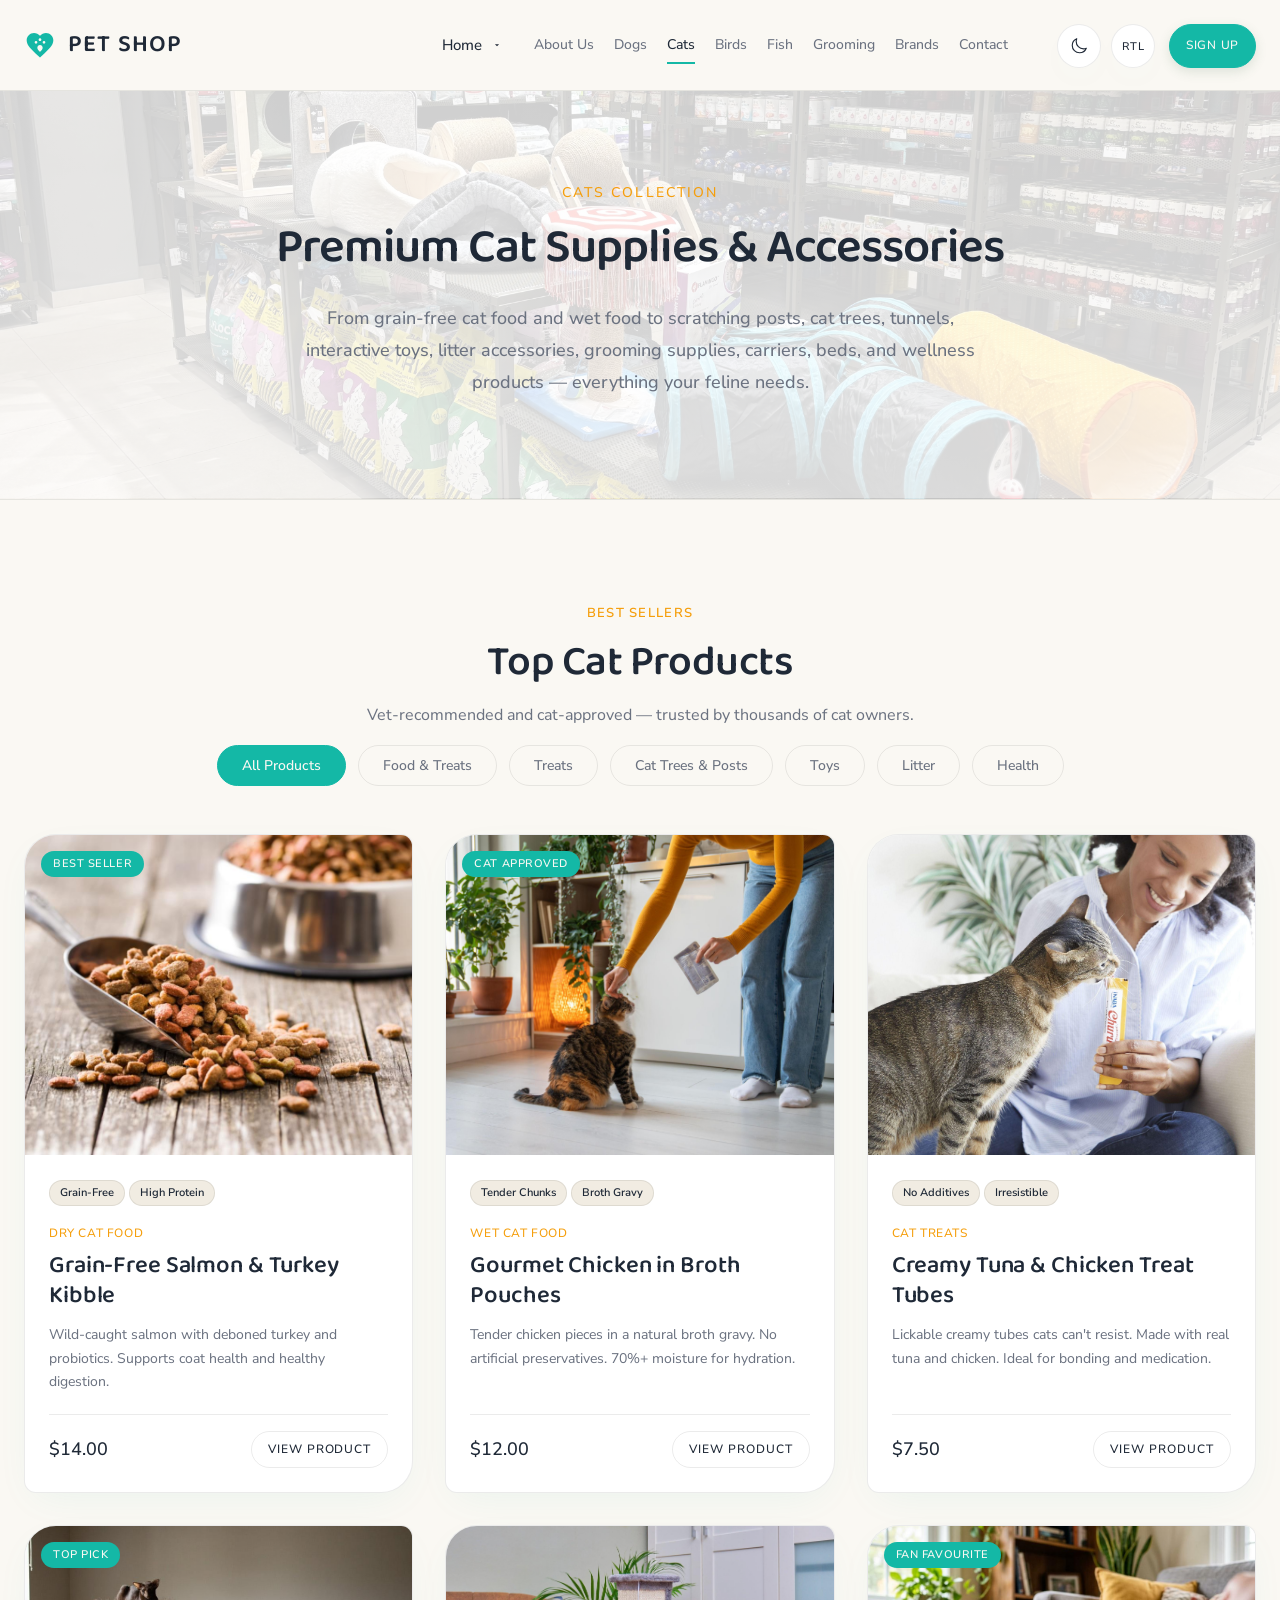
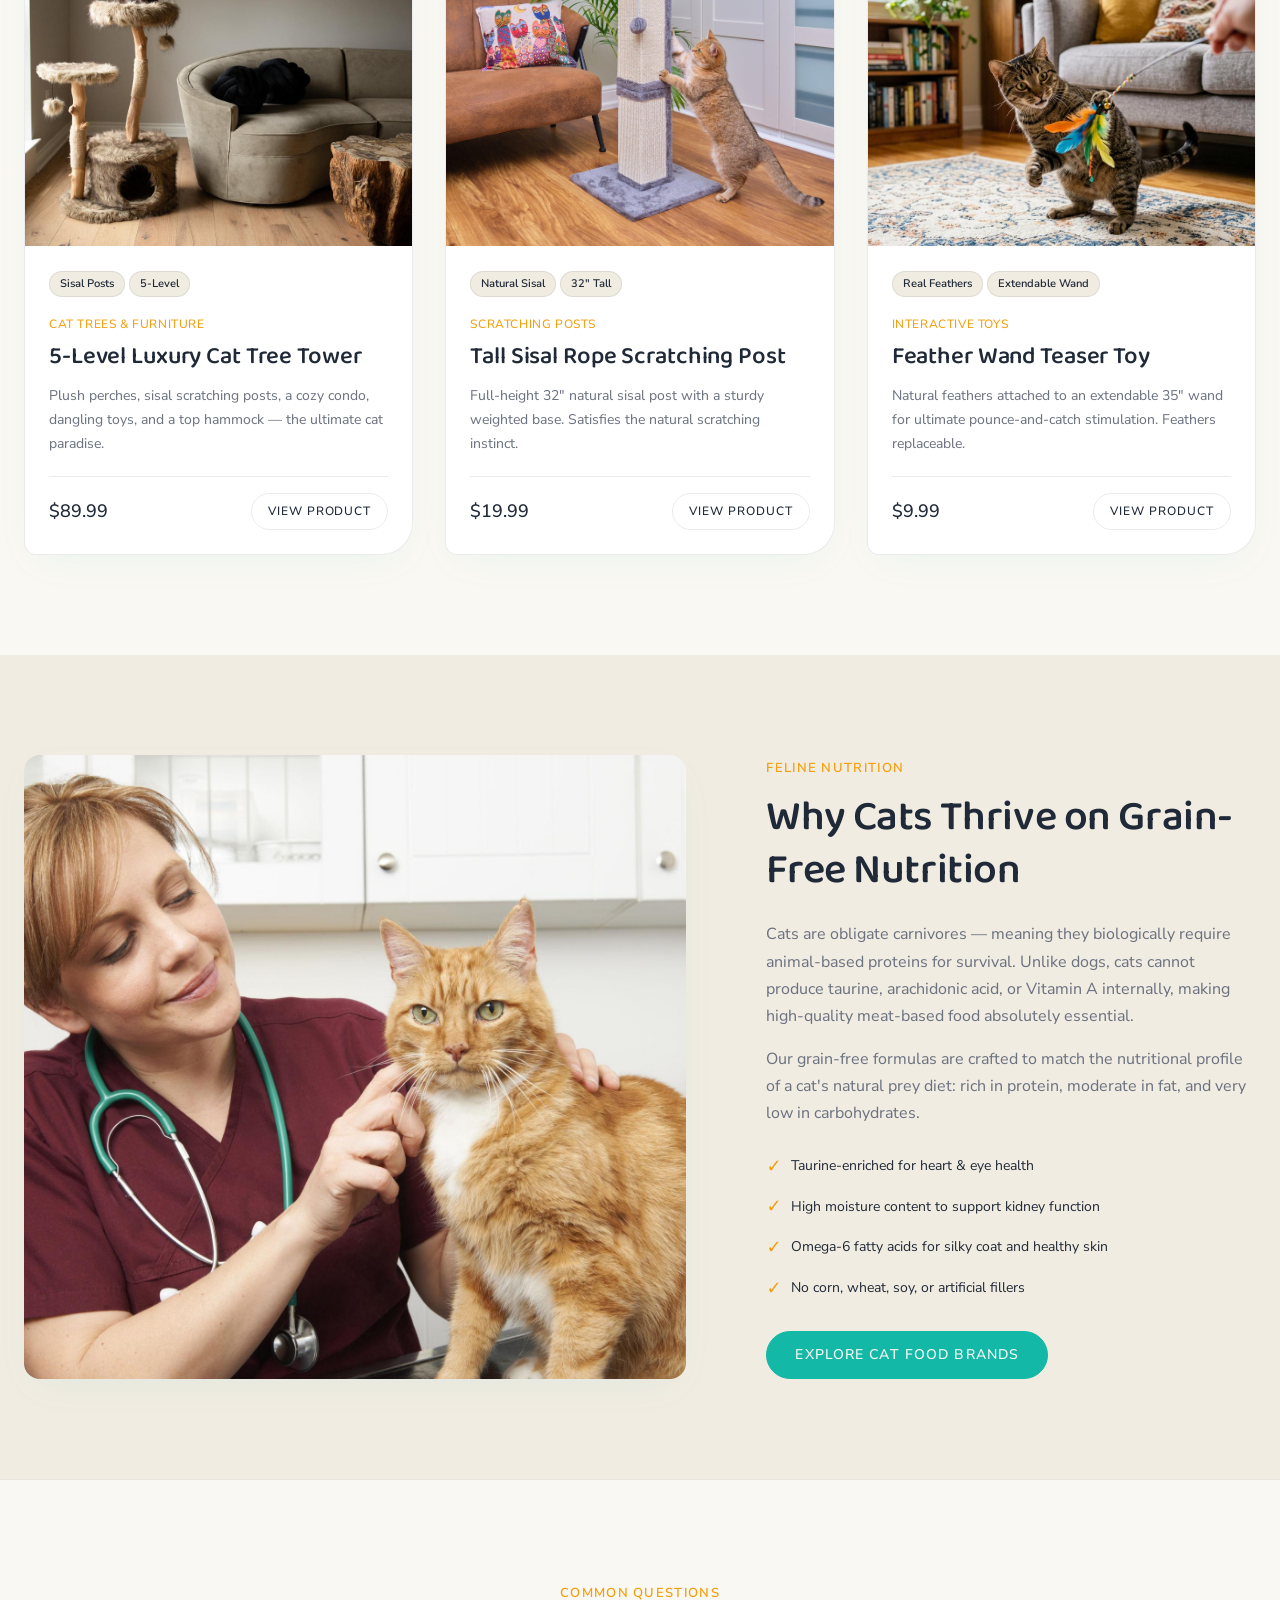
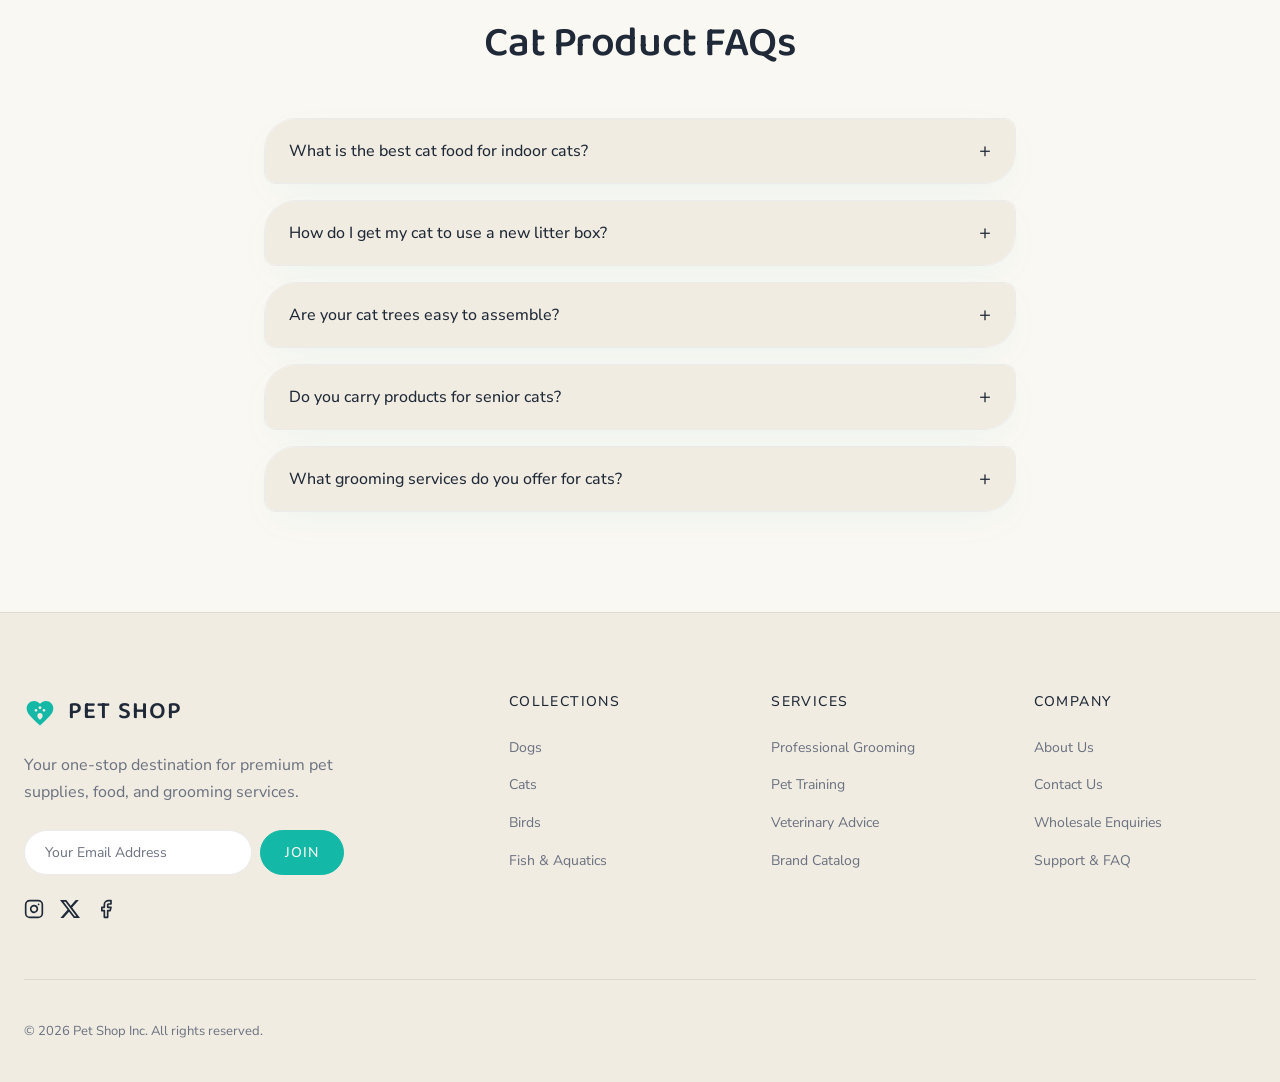
<file: cats.html>
<!DOCTYPE html>
<html lang="en">

<head>
  <meta charset="UTF-8">
  <meta name="viewport" content="width=device-width, initial-scale=1.0">
  <title>Pet Shop | Cats — Premium Food, Toys & Cat Accessories</title>
  <meta name="description"
    content="Shop premium grain-free cat food, wet food, cat treats, scratching posts, cat trees, interactive toys, litter boxes, grooming supplies, carriers, beds, and wellness products for your cat.">
  <link rel="stylesheet" href="css/style.css">
  <style>
    .story-hero {
      padding: 180px 0 100px;
      background-color: var(--bg-secondary);
      text-align: center;
    }

    .filter-bar {
      display: flex;
      justify-content: center;
      gap: 12px;
      margin-bottom: 48px;
      flex-wrap: wrap;
    }

    .filter-btn {
      background: none;
      border: 1px solid var(--border);
      padding: 10px 24px;
      border-radius: 40px;
      cursor: pointer;
      font-size: 14px;
      font-weight: 520;
      color: var(--text-secondary);
      transition: var(--transition);
      font-family: var(--font-sans);
    }

    .filter-btn.active,
    .filter-btn:hover {
      background-color: var(--primary);
      color: #FAF8F3;
      border-color: var(--primary);
    }

    .badge-pill {
      display: inline-block;
      font-size: 11px;
      font-weight: 600;
      padding: 3px 10px;
      border-radius: 20px;
      background: var(--bg-secondary);
      border: 1px solid var(--border);
      margin-right: 4px;
      margin-bottom: 8px;
    }

    .review-card {
      padding: 32px;
      border-radius: 16px;
      background: var(--bg-secondary);
      border: 1px solid var(--border);
      display: flex;
      flex-direction: column;
      gap: 12px;
    }

    .stars {
      color: #f4a261;
      font-size: 18px;
      letter-spacing: 2px;
    }
  </style>
  <link rel="icon" type="image/x-icon" href="assets/images/favicon.ico">
  <link rel="icon" type="image/png" sizes="32x32" href="assets/images/favicon-32x32.png">
  <link rel="icon" type="image/png" sizes="16x16" href="assets/images/favicon-16x16.png">
  <link rel="apple-touch-icon" sizes="180x180" href="assets/images/apple-touch-icon.png">
  <link rel="icon" type="image/svg+xml" href="assets/images/favicon.svg">
</head>

<body>

  <div class="theme-rtl-controls">
    <button class="theme-toggle" aria-label="Toggle Theme"></button>
    <button class="rtl-toggle" aria-label="Toggle Layout Direction">RTL</button>
    <a href="signup.html" class="signup-btn">Sign Up</a>
  </div>

  <!-- Header -->
  <header class="header">
    <div class="navbar">
      <div class="logo-container">
        <a href="index.html" class="logo-container">
          <div class="logo-icon"></div>
          <span class="logo-text">PET SHOP</span>
        </a>
      </div>
      <nav class="nav-menu">
        <div class="nav-dropdown">
          <button class="nav-link dropdown-toggle" aria-expanded="false">
            Home <span class="caret"><svg xmlns="http://www.w3.org/2000/svg" width="10" height="10" viewBox="0 0 24 24"
                fill="currentColor" style="vertical-align:middle;margin-inline-start:4px;">
                <path d="M7 10l5 5 5-5z" />
              </svg></span>
          </button>
          <div class="dropdown-menu">
            <a href="index.html" class="dropdown-item">Home 1 - Classic</a>
            <a href="home-2.html" class="dropdown-item">Home 2 - Store</a>
          </div>
        </div>
        <a href="about.html" class="nav-link">About Us</a>
        <a href="dogs.html" class="nav-link">Dogs</a>
        <a href="cats.html" class="nav-link active">Cats</a>
        <a href="birds.html" class="nav-link">Birds</a>
        <a href="fish.html" class="nav-link">Fish</a>
        <a href="grooming.html" class="nav-link">Grooming</a>
        <a href="brands.html" class="nav-link">Brands</a>
        <a href="contact.html" class="nav-link">Contact</a>
      </nav>
      <div class="nav-actions">
        <button class="hamburger" aria-label="Toggle Menu">
          <span></span><span></span><span></span>
        </button>
      </div>
    </div>
  </header>

  <!-- Mobile Drawer -->
  <div class="mobile-nav">
    <nav class="nav-menu">
      <span class="mobile-nav-heading"
        style="padding-inline: 16px; font-size: 11px; text-transform: uppercase; color: var(--text-secondary); font-weight: 550; display: block; margin-top: 10px; margin-bottom: 5px;">Home
        Options</span>
      <a href="index.html" class="nav-link" style="padding-inline-start: 24px;">Home 1 - Classic</a>
      <a href="home-2.html" class="nav-link" style="padding-inline-start: 24px;">Home 2 - Store</a>
      <a href="about.html" class="nav-link">About Us</a>
      <a href="dogs.html" class="nav-link">Dogs</a>
      <a href="cats.html" class="nav-link active">Cats</a>
      <a href="birds.html" class="nav-link">Birds</a>
      <a href="fish.html" class="nav-link">Fish</a>
      <a href="grooming.html" class="nav-link">Grooming</a>
      <a href="brands.html" class="nav-link">Brands</a>
      <a href="contact.html" class="nav-link">Contact</a>
    </nav>
  </div>

  <!-- Hero -->
  <section class="story-hero cat-bnr">
    <div class="container">
      <span
        style="font-size: 14px; font-weight: 480; text-transform: uppercase; color: var(--secondary); letter-spacing: 0.15em;">Cats
        Collection</span>
      <h1 style="margin-top: 12px; font-size: 48px;">Premium Cat Supplies &amp; Accessories</h1>
      <p
        style="max-width: 680px; margin: 24px auto 0; color: var(--text-secondary); font-size: 18px; line-height: 1.8; font-weight: 480;">
        From grain-free cat food and wet food to scratching posts, cat trees, tunnels, interactive toys, litter
        accessories, grooming supplies, carriers, beds, and wellness products — everything your feline needs.</p>
    </div>
  </section>



  <!-- Product Catalog -->
  <section class="section-padding" id="catalog" style="border-top: 1px solid var(--border);">
    <div class="container">
      <div style="text-align: center; margin-bottom: 16px;">
        <span
          style="font-size: 13px; font-weight: 600; text-transform: uppercase; color: var(--secondary); letter-spacing: 0.1em;">Best
          Sellers</span>
        <h2 style="margin-top: 12px;">Top Cat Products</h2>
        <p style="color: var(--text-secondary); margin-top: 12px; max-width: 560px; margin-inline: auto;">
          Vet-recommended and cat-approved — trusted by thousands of cat owners.</p>
      </div>

      <div class="filter-bar">
        <button class="filter-btn active" data-filter="all">All Products</button>
        <button class="filter-btn" data-filter="food">Food &amp; Treats</button>
        <button class="filter-btn" data-filter="treats">Treats</button>
        <button class="filter-btn" data-filter="furniture">Cat Trees &amp; Posts</button>
        <button class="filter-btn" data-filter="toys">Toys</button>
        <button class="filter-btn" data-filter="litter">Litter</button>
        <button class="filter-btn" data-filter="health">Health</button>
      </div>

      <div class="product-grid" id="catalog-grid">

        <div class="product-card catalog-item" data-category="food">
          <span class="product-card-badge">Best Seller</span>
          <div class="product-card-image"><img src="assets/images/cat-img1.jpg" alt="Grain-Free Dry Cat Food"></div>
          <div class="product-card-info">
            <div>
              <div style="margin-bottom: 10px;"><span class="badge-pill">Grain-Free</span><span class="badge-pill">High
                  Protein</span></div>
              <span class="product-meta">Dry Cat Food</span>
              <h3 class="product-title">Grain-Free Salmon &amp; Turkey Kibble</h3>
              <p class="product-excerpt">Wild-caught salmon with deboned turkey and probiotics. Supports coat health and
                healthy digestion.</p>
            </div>
            <div class="product-footer"><span class="product-price">$14.00</span><a href="product-details.html"
                class="btn btn-secondary" style="padding: 8px 16px; font-size: 12px;">View Product</a></div>
          </div>
        </div>

        <div class="product-card catalog-item" data-category="food">
          <span class="product-card-badge">Cat Approved</span>
          <div class="product-card-image"><img src="assets/images/cat-img2.jpg" alt="Gourmet Wet Cat Food Pouches">
          </div>
          <div class="product-card-info">
            <div>
              <div style="margin-bottom: 10px;"><span class="badge-pill">Tender Chunks</span><span
                  class="badge-pill">Broth Gravy</span></div>
              <span class="product-meta">Wet Cat Food</span>
              <h3 class="product-title">Gourmet Chicken in Broth Pouches</h3>
              <p class="product-excerpt">Tender chicken pieces in a natural broth gravy. No artificial preservatives.
                70%+ moisture for hydration.</p>
            </div>
            <div class="product-footer"><span class="product-price">$12.00</span><a href="product-details.html"
                class="btn btn-secondary" style="padding: 8px 16px; font-size: 12px;">View Product</a></div>
          </div>
        </div>

        <div class="product-card catalog-item" data-category="treats">
          <div class="product-card-image"><img src="assets/images/cat-img3.jpg" alt="Creamy Cat Treat Tubes"></div>
          <div class="product-card-info">
            <div>
              <div style="margin-bottom: 10px;"><span class="badge-pill">No Additives</span><span
                  class="badge-pill">Irresistible</span></div>
              <span class="product-meta">Cat Treats</span>
              <h3 class="product-title">Creamy Tuna &amp; Chicken Treat Tubes</h3>
              <p class="product-excerpt">Lickable creamy tubes cats can't resist. Made with real tuna and chicken. Ideal
                for bonding and medication.</p>
            </div>
            <div class="product-footer"><span class="product-price">$7.50</span><a href="product-details.html"
                class="btn btn-secondary" style="padding: 8px 16px; font-size: 12px;">View Product</a></div>
          </div>
        </div>

        <div class="product-card catalog-item" data-category="furniture">
          <span class="product-card-badge">Top Pick</span>
          <div class="product-card-image"><img src="assets/images/cat-img4.jpg" alt="Multi-Level Cat Tree Tower"></div>
          <div class="product-card-info">
            <div>
              <div style="margin-bottom: 10px;"><span class="badge-pill">Sisal Posts</span><span
                  class="badge-pill">5-Level</span></div>
              <span class="product-meta">Cat Trees &amp; Furniture</span>
              <h3 class="product-title">5-Level Luxury Cat Tree Tower</h3>
              <p class="product-excerpt">Plush perches, sisal scratching posts, a cozy condo, dangling toys, and a top
                hammock — the ultimate cat paradise.</p>
            </div>
            <div class="product-footer"><span class="product-price">$89.99</span><a href="product-details.html"
                class="btn btn-secondary" style="padding: 8px 16px; font-size: 12px;">View Product</a></div>
          </div>
        </div>

        <div class="product-card catalog-item" data-category="furniture">
          <div class="product-card-image"><img src="assets/images/cat-img5.jpg" alt="Sisal Scratching Post Tall"></div>
          <div class="product-card-info">
            <div>
              <div style="margin-bottom: 10px;"><span class="badge-pill">Natural Sisal</span><span
                  class="badge-pill">32" Tall</span></div>
              <span class="product-meta">Scratching Posts</span>
              <h3 class="product-title">Tall Sisal Rope Scratching Post</h3>
              <p class="product-excerpt">Full-height 32" natural sisal post with a sturdy weighted base. Satisfies the
                natural scratching instinct.</p>
            </div>
            <div class="product-footer"><span class="product-price">$19.99</span><a href="product-details.html"
                class="btn btn-secondary" style="padding: 8px 16px; font-size: 12px;">View Product</a></div>
          </div>
        </div>

        <div class="product-card catalog-item" data-category="toys">
          <span class="product-card-badge">Fan Favourite</span>
          <div class="product-card-image"><img src="assets/images/cat-img6.jpg" alt="Feather Wand Interactive Toy">
          </div>
          <div class="product-card-info">
            <div>
              <div style="margin-bottom: 10px;"><span class="badge-pill">Real Feathers</span><span
                  class="badge-pill">Extendable Wand</span></div>
              <span class="product-meta">Interactive Toys</span>
              <h3 class="product-title">Feather Wand Teaser Toy</h3>
              <p class="product-excerpt">Natural feathers attached to an extendable 35" wand for ultimate
                pounce-and-catch stimulation. Feathers replaceable.</p>
            </div>
            <div class="product-footer"><span class="product-price">$9.99</span><a href="product-details.html"
                class="btn btn-secondary" style="padding: 8px 16px; font-size: 12px;">View Product</a></div>
          </div>
        </div>
      </div>
    </div>
  </section>

  <!-- Nutrition Highlights Editorial -->
  <section class="section-padding" style="background-color: var(--bg-secondary); ">
    <div class="container">
      <div class="editorial-grid">
        <div class="visual-pane fade-in">
          <img src="assets/images/cat-nutrition.jpg" alt="Premium cat nutrition ingredients">
        </div>
        <div class="fade-in" style="text-align: start;">
          <span
            style="font-size: 13px; font-weight: 600; text-transform: uppercase; color: var(--secondary); letter-spacing: 0.1em;">Feline
            Nutrition</span>
          <h2 style="margin-top: 12px; margin-bottom: 24px;">Why Cats Thrive on Grain-Free Nutrition</h2>
          <p style="margin-bottom: 16px;">Cats are obligate carnivores — meaning they biologically require animal-based
            proteins for survival. Unlike dogs, cats cannot produce taurine, arachidonic acid, or Vitamin A internally,
            making high-quality meat-based food absolutely essential.</p>
          <p style="margin-bottom: 24px;">Our grain-free formulas are crafted to match the nutritional profile of a
            cat's natural prey diet: rich in protein, moderate in fat, and very low in carbohydrates.</p>
          <ul
            style="list-style: none; padding: 0; margin-bottom: 28px; display: flex; flex-direction: column; gap: 12px;">
            <li style="display: flex; align-items: center; gap: 10px; font-size: 14px;"><span
                style="color: var(--secondary); font-size: 18px;">✓</span> Taurine-enriched for heart &amp; eye health
            </li>
            <li style="display: flex; align-items: center; gap: 10px; font-size: 14px;"><span
                style="color: var(--secondary); font-size: 18px;">✓</span> High moisture content to support kidney
              function</li>
            <li style="display: flex; align-items: center; gap: 10px; font-size: 14px;"><span
                style="color: var(--secondary); font-size: 18px;">✓</span> Omega-6 fatty acids for silky coat and
              healthy skin</li>
            <li style="display: flex; align-items: center; gap: 10px; font-size: 14px;"><span
                style="color: var(--secondary); font-size: 18px;">✓</span> No corn, wheat, soy, or artificial fillers
            </li>
          </ul>
          <a href="brands.html" class="btn btn-primary">Explore Cat Food Brands</a>
        </div>
      </div>
    </div>
  </section>

  <!-- FAQ -->
  <section class="section-padding" style="border-top: 1px solid var(--border);">
    <div class="container" style="max-width: 800px;">
      <div style="text-align: center; margin-bottom: 48px;">
        <span
          style="font-size: 13px; font-weight: 600; text-transform: uppercase; color: var(--secondary); letter-spacing: 0.1em;">Common
          Questions</span>
        <h2 style="margin-top: 12px;">Cat Product FAQs</h2>
      </div>
      <div class="faq-accordion">
        <div class="faq-item">
          <div class="faq-header"><span>What is the best cat food for indoor cats?</span><span class="faq-icon">+</span>
          </div>
          <div class="faq-content">Indoor cats have lower activity levels and are prone to hairballs. We recommend our
            Hairball Control Formula Kibble combined with Gourmet Wet Food pouches for hydration. Look for foods with
            controlled calorie content and added fiber for digestive health.</div>
        </div>
        <div class="faq-item">
          <div class="faq-header"><span>How do I get my cat to use a new litter box?</span><span
              class="faq-icon">+</span></div>
          <div class="faq-content">Place the new litter box next to the old one and use the same litter brand initially.
            Cats are creatures of habit — transitioning takes 1–2 weeks. For self-cleaning boxes, let the unit run a few
            cycles while your cat observes before removing the old box.</div>
        </div>
        <div class="faq-item">
          <div class="faq-header"><span>Are your cat trees easy to assemble?</span><span class="faq-icon">+</span></div>
          <div class="faq-content">Yes! All our cat trees come with detailed illustrated instructions and all necessary
            hardware pre-packed. Average assembly time is 30–45 minutes. We also have video assembly guides linked in
            the product box inserts.</div>
        </div>
        <div class="faq-item">
          <div class="faq-header"><span>Do you carry products for senior cats?</span><span class="faq-icon">+</span>
          </div>
          <div class="faq-content">Absolutely. We stock senior-specific cat food formulas with joint support nutrients,
            low-calorie treats, orthopedic cat beds with low step-in height, and grooming tools suited for less mobile
            cats. Filter by "Senior" in our catalog.</div>
        </div>
        <div class="faq-item">
          <div class="faq-header"><span>What grooming services do you offer for cats?</span><span
              class="faq-icon">+</span></div>
          <div class="faq-content">Our grooming salon offers cat baths, blow-drying, breed-specific trims (Lion cut,
            Sanitary trim, etc.), nail trims, ear cleaning, and full groom packages. All sessions are conducted in a
            calm, dog-free environment specifically designed for stress-free cat grooming.</div>
        </div>
      </div>
    </div>
  </section>


  <!-- Footer -->
  <footer class="footer">
    <div class="container">
      <div class="footer-grid">
        <div class="footer-column">
          <a href="index.html" class="logo-container" style="margin-bottom: 20px; text-decoration: none;">
            <div class="logo-icon"></div>
            <span class="logo-text">PET SHOP</span>
          </a>
          <p style="margin-bottom: 24px; max-width: 320px;">Your one-stop destination for premium pet supplies, food,
            and grooming services.</p>
          <form style="display: flex; gap: 8px; max-width: 320px;"
            onsubmit="event.preventDefault(); alert('Thank you for subscribing to Pet Shop!');">
            <input type="email" placeholder="Your Email Address" class="form-control"
              style="border-radius: 40px; padding: 12px 20px;" required>
            <button type="submit" class="btn btn-primary" style="padding: 12px 24px;">Join</button>
          </form>
          <div class="footer-social-links" style="display: flex; gap: 16px; margin-top: 24px;">
            <a href="#" class="social-icon-hover" style="color: var(--text-primary);" aria-label="Instagram">
              <svg style="width: 20px; height: 20px;" viewBox="0 0 24 24" fill="none" stroke="currentColor"
                stroke-width="2" stroke-linecap="round" stroke-linejoin="round">
                <rect x="2" y="2" width="20" height="20" rx="5" ry="5"></rect>
                <path d="M16 11.37A4 4 0 1 1 12.63 8 4 4 0 0 1 16 11.37z"></path>
                <line x1="17.5" y1="6.5" x2="17.51" y2="6.5"></line>
              </svg>
            </a>
            <a href="#" class="social-icon-hover" style="color: var(--text-primary);" aria-label="X (formerly Twitter)">
              <svg style="width: 20px; height: 20px;" viewBox="0 0 24 24" fill="currentColor">
                <path
                  d="M18.901 1.153h3.68l-8.04 9.19L24 22.846h-7.406l-5.8-7.584-6.638 7.584H.474l8.6-9.83L0 1.154h7.594l5.243 6.932ZM17.61 20.644h2.039L6.486 3.24H4.298Z" />
              </svg>
            </a>
            <a href="#" class="social-icon-hover" style="color: var(--text-primary);" aria-label="Facebook">
              <svg style="width: 20px; height: 20px;" viewBox="0 0 24 24" fill="none" stroke="currentColor"
                stroke-width="2" stroke-linecap="round" stroke-linejoin="round">
                <path d="M18 2h-3a5 5 0 0 0-5 5v3H7v4h3v8h4v-8h3l1-4h-4V7a1 1 0 0 1 1-1h3z"></path>
              </svg>
            </a>
          </div>
        </div>
        <div class="footer-column">
          <h5>Collections</h5>
          <ul class="footer-links">
            <li><a href="dogs.html">Dogs</a></li>
            <li><a href="cats.html">Cats</a></li>
            <li><a href="birds.html">Birds</a></li>
            <li><a href="fish.html">Fish &amp; Aquatics</a></li>
          </ul>
        </div>
        <div class="footer-column">
          <h5>Services</h5>
          <ul class="footer-links">
            <li><a href="grooming.html">Professional Grooming</a></li>
            <li><a href="grooming.html">Pet Training</a></li>
            <li><a href="contact.html">Veterinary Advice</a></li>
            <li><a href="brands.html">Brand Catalog</a></li>
          </ul>
        </div>
        <div class="footer-column">
          <h5>Company</h5>
          <ul class="footer-links">
            <li><a href="about.html">About Us</a></li>
            <li><a href="contact.html">Contact Us</a></li>
            <li><a href="contact.html">Wholesale Enquiries</a></li>
            <li><a href="contact.html">Support &amp; FAQ</a></li>
          </ul>
        </div>
      </div>
      <div class="footer-bottom">
        <p style="font-size: 13px;">&copy; 2026 Pet Shop Inc. All rights reserved.</p>
      </div>
    </div>
  </footer>

  <script src="js/main.js"></script>
  <script>
    const filterBtns = document.querySelectorAll('.filter-btn');
    const catalogItems = document.querySelectorAll('.catalog-item');
    filterBtns.forEach(btn => {
      btn.addEventListener('click', () => {
        filterBtns.forEach(b => b.classList.remove('active'));
        btn.classList.add('active');
        const f = btn.getAttribute('data-filter');
        catalogItems.forEach(item => {
          item.style.display = (f === 'all' || item.getAttribute('data-category') === f) ? 'flex' : 'none';
        });
      });
    });
  </script>
</body>

</html>
</file>
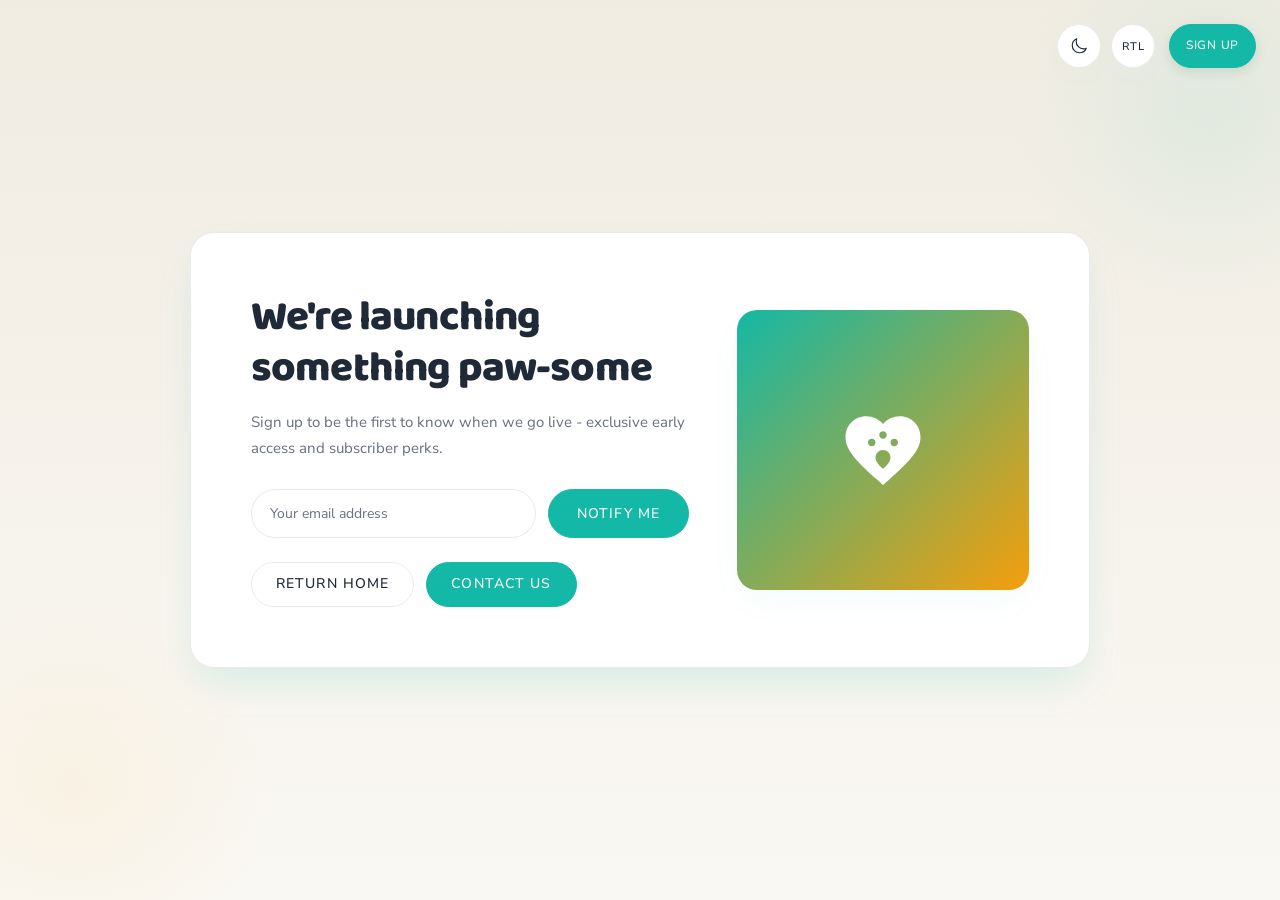
<file: coming-soon.html>
<!DOCTYPE html>
<html lang="en">
<head>
  <meta charset="utf-8">
  <meta name="viewport" content="width=device-width,initial-scale=1">
  <title>Pet Shop | Coming Soon</title>
  <meta name="description" content="Feature coming soon">
  <link rel="stylesheet" href="css/style.css">
  <link rel="icon" type="image/x-icon" href="assets/images/favicon.ico">
  <link rel="icon" type="image/png" sizes="32x32" href="assets/images/favicon-32x32.png">
  <link rel="icon" type="image/png" sizes="16x16" href="assets/images/favicon-16x16.png">
  <link rel="apple-touch-icon" sizes="180x180" href="assets/images/apple-touch-icon.png">
  <link rel="icon" type="image/svg+xml" href="assets/images/favicon.svg">
  <style>
    .coming-hero {
      min-height: 100vh;
      display: grid;
      place-items: center;
      padding: 80px 24px;
      background: linear-gradient(180deg, var(--bg-secondary) 0%, var(--bg-primary) 100%);
      position: relative;
      overflow: hidden;
    }

    /* Radial color spot accents */
    .coming-hero::before {
      content: '';
      position: absolute;
      top: -10%;
      right: -10%;
      width: 400px;
      height: 400px;
      border-radius: 50%;
      background: radial-gradient(circle, rgba(20, 184, 166, 0.08) 0%, transparent 70%);
      pointer-events: none;
    }

    .coming-hero::after {
      content: '';
      position: absolute;
      bottom: -10%;
      left: -10%;
      width: 400px;
      height: 400px;
      border-radius: 50%;
      background: radial-gradient(circle, rgba(245, 158, 11, 0.06) 0%, transparent 70%);
      pointer-events: none;
    }

    .coming-card {
      width: 100%;
      max-width: 900px;
      display: grid;
      grid-template-columns: 1.2fr 0.8fr;
      gap: 48px;
      align-items: center;
      padding: 60px;
      border-radius: 24px;
      background: var(--surface);
      box-shadow: var(--card-shadow-hover);
      border: 1px solid var(--border);
      position: relative;
      z-index: 1;
    }

    .coming-card h1 {
      font-size: 42px;
      font-weight: 800;
      line-height: 1.2;
      margin-bottom: 16px;
      color: var(--text-primary);
    }

    .coming-card p {
      color: var(--text-secondary);
      font-size: 15px;
      line-height: 1.7;
      margin-bottom: 28px;
    }

    .notify-form {
      display: flex;
      gap: 12px;
      align-items: center;
    }

    .notify-form .form-control {
      padding: 14px 18px;
      border-radius: 40px;
    }

    .notify-form .btn {
      padding: 14px 28px;
      border-radius: 40px;
    }

    .illustration {
      width: 100%;
      border-radius: 20px;
      overflow: hidden;
      background: linear-gradient(135deg, var(--primary) 0%, var(--secondary) 100%);
      height: 280px;
      display: flex;
      align-items: center;
      justify-content: center;
      color: #FFF;
      box-shadow: var(--card-shadow);
    }

    @media (max-width: 880px) {
      .coming-card {
        grid-template-columns: 1fr;
        padding: 40px 24px;
        gap: 32px;
      }
      .illustration {
        height: 200px;
      }
    }
  </style>
</head>

<body>
  <div class="theme-rtl-controls">
    <button class="theme-toggle" aria-label="Toggle Theme"></button>
    <button class="rtl-toggle" aria-label="Toggle Layout Direction">RTL</button>
    <a href="signup.html" class="signup-btn">Sign Up</a>
  </div>

  <section class="coming-hero">
    <div class="coming-card">
      <div>
        <h1>We're launching something paw-some</h1>
        <p>Sign up to be the first to know when we go live - exclusive early access and subscriber perks.</p>

        <form class="notify-form" onsubmit="event.preventDefault(); alert('Thanks - you\'ll be notified!');">
          <input class="form-control" type="email" placeholder="Your email address" required>
          <button class="btn btn-primary" type="submit">Notify Me</button>
        </form>

        <div style="margin-top:24px; display:flex; gap:12px;">
          <a href="index.html" class="btn btn-secondary" style="padding: 10px 24px;">Return Home</a>
          <a href="contact.html" class="btn btn-primary" style="padding: 10px 24px;">Contact Us</a>
        </div>
      </div>

      <div class="illustration" aria-hidden="true">
        <svg xmlns="http://www.w3.org/2000/svg" width="90" height="90" viewBox="0 0 24 24" fill="white">
          <path d="M12 21.35l-1.45-1.32C5.4 15.36 2 12.28 2 8.5 2 5.42 4.42 3 7.5 3c1.74 0 3.41.81 4.5 2.09C13.09 3.81 14.76 3 16.5 3 19.58 3 22 5.42 22 8.5c0 3.78-3.4 6.86-8.55 11.54L12 21.35zM9 9c-.55 0-1 .45-1 1s.45 1 1 1 1-.45 1-1-.45-1-1-1zm6 0c-.55 0-1 .45-1 1s.45 1 1 1 1-.45 1-1-.45-1-1-1zm-3-2c-.55 0-1 .45-1 1s.45 1 1 1 1-.45 1-1-.45-1-1-1zm0 5c-1.1 0-2 .9-2 2 0 1.5 2 3 2 3s2-1.5 2-3c0-1.1-.9-2-2-2z"/>
        </svg>
      </div>
    </div>
  </section>

  <script src="js/main.js"></script>
</body>
</html>
</file>
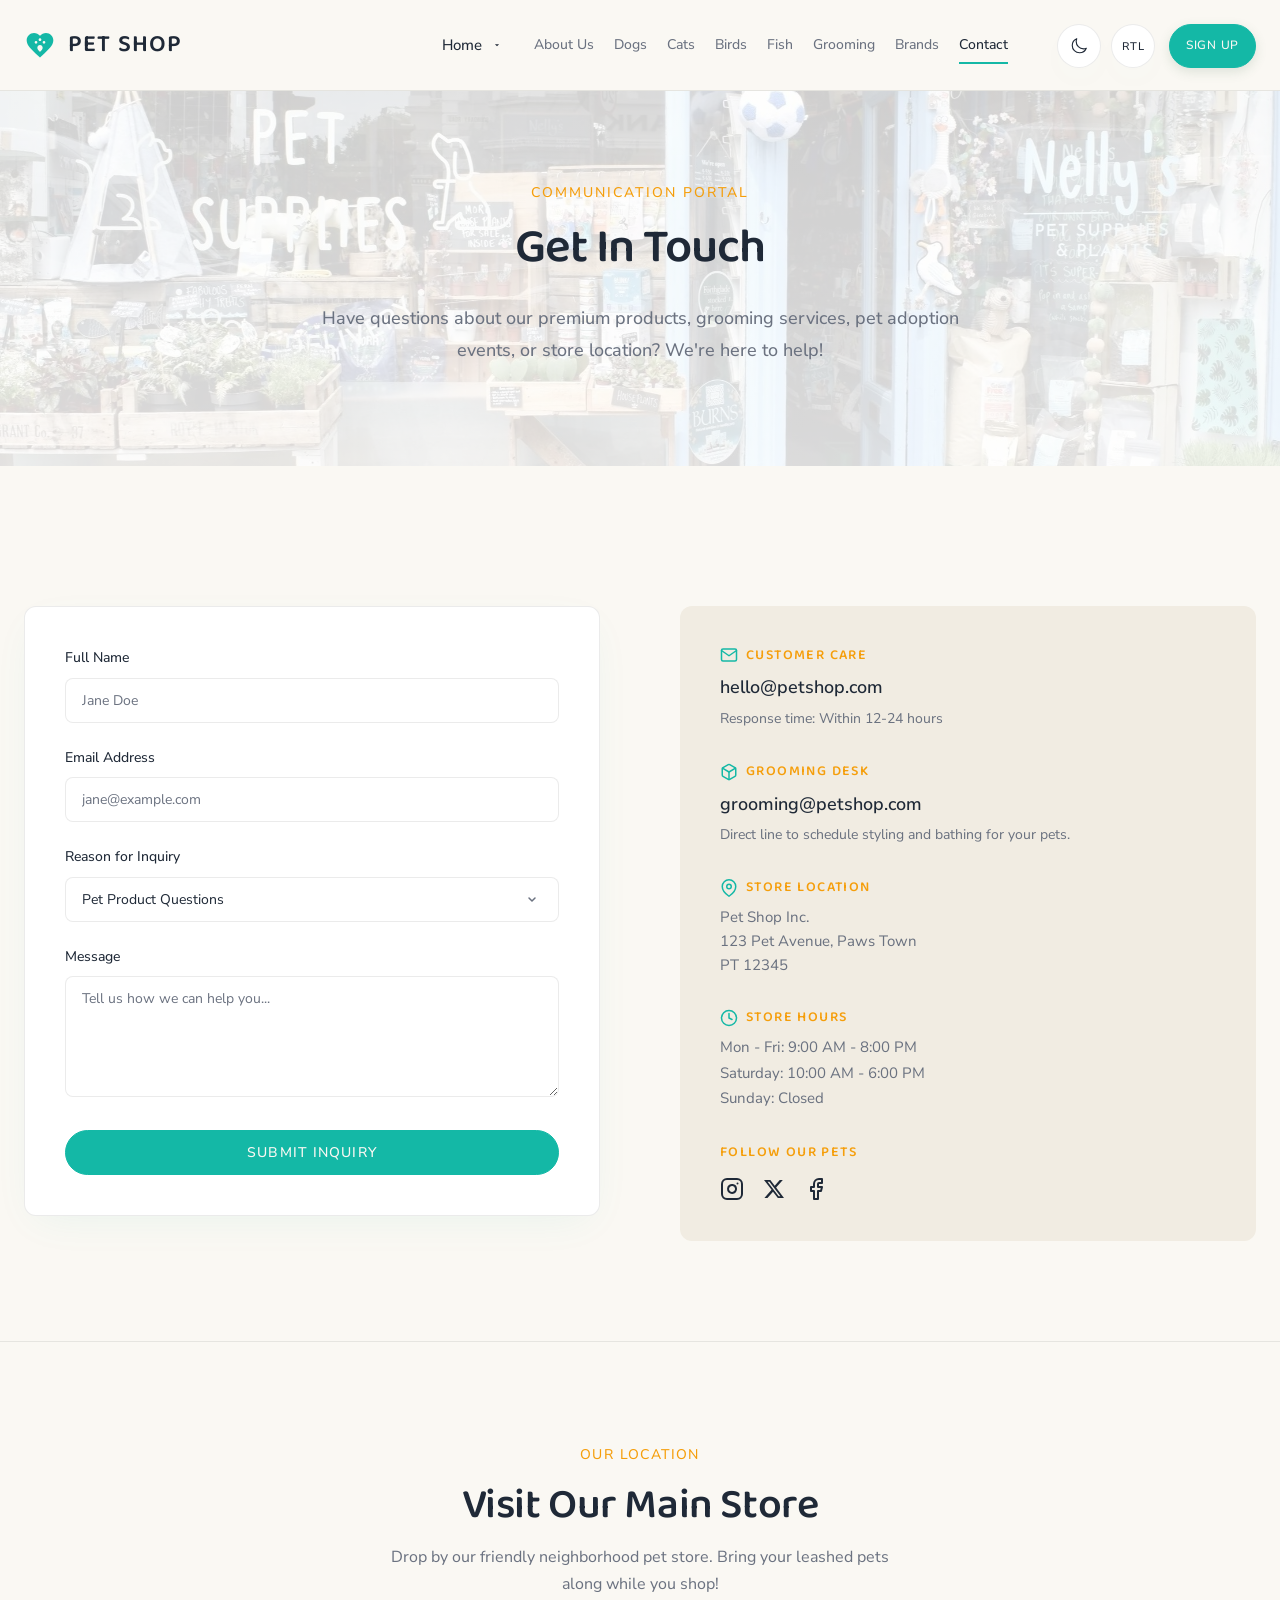
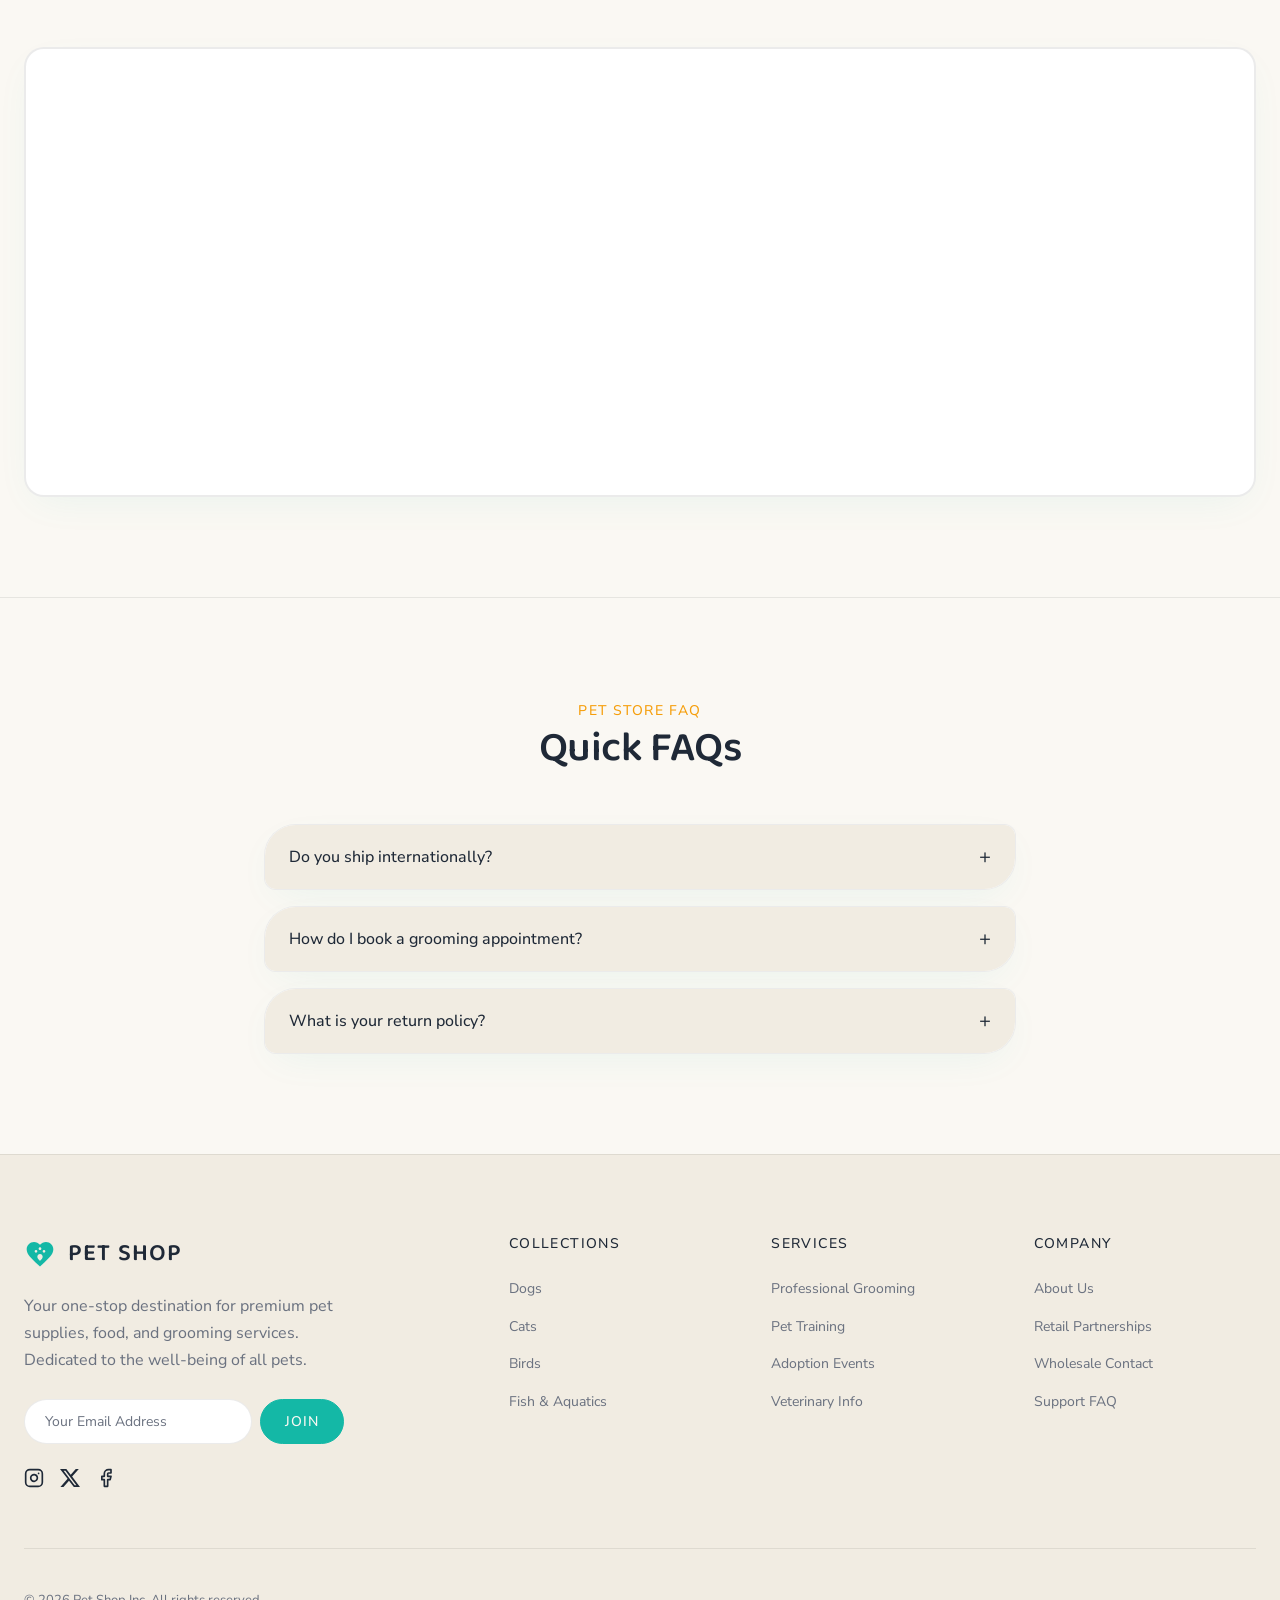
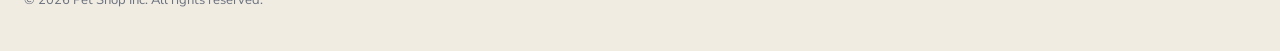
<file: contact.html>
<!DOCTYPE html>
<html lang="en">

<head>
  <meta charset="UTF-8">
  <meta name="viewport" content="width=device-width, initial-scale=1.0">
  <title>Pet Shop | Contact Us & Store Location</title>
  <meta name="description"
    content="Get in touch with the Pet Shop. Ask about our premium foods, grooming services, or find store hours and our location.">
  <link rel="stylesheet" href="css/style.css">
  <style>
    .story-hero {
      padding: 180px 0 100px;
      background-color: var(--bg-secondary);
      text-align: center;
    }

    .contact-layout {
      display: grid;
      grid-template-columns: 1fr 1fr;
      gap: 80px;
      margin-top: 40px;
    }

    @media (max-width: 992px) {
      .contact-layout {
        grid-template-columns: 1fr;
        gap: 40px;
      }
    }

    .contact-info-block {
      background-color: var(--bg-secondary);
      border-radius: 12px;
      padding: 40px;
      height: fit-content;
    }

    .contact-info-item {
      margin-bottom: 32px;
      text-align: start;
    }

    .contact-info-title {
      font-size: 14px;
      text-transform: uppercase;
      font-weight: 550;
      color: var(--secondary);
      letter-spacing: 0.1em;
      margin-bottom: 8px;
    }

    /* Responsive Map Layout */
    .map-container {
      position: relative;
      border-radius: 20px;
      overflow: hidden;
      border: 2px solid var(--border);
      box-shadow: var(--card-shadow);
      background-color: var(--surface);
      height: 450px;
      width: 100%;
    }

    @media (max-width: 768px) {
      .map-container {
        height: 350px;
      }
    }
  </style>
  <link rel="icon" type="image/x-icon" href="assets/images/favicon.ico">
  <link rel="icon" type="image/png" sizes="32x32" href="assets/images/favicon-32x32.png">
  <link rel="icon" type="image/png" sizes="16x16" href="assets/images/favicon-16x16.png">
  <link rel="apple-touch-icon" sizes="180x180" href="assets/images/apple-touch-icon.png">
  <link rel="icon" type="image/svg+xml" href="assets/images/favicon.svg">
</head>

<body>

  <!-- Floating Theme and RTL Controls Wrapper -->
  <div class="theme-rtl-controls">
    <button class="theme-toggle" aria-label="Toggle Theme"></button>
    <button class="rtl-toggle" aria-label="Toggle Layout Direction">RTL</button>
    <a href="signup.html" class="signup-btn">Sign Up</a>
  </div>

  <!-- Header -->
  <header class="header">
    <div class="navbar">
      <div class="logo-container">
        <a href="index.html" class="logo-container">
          <div class="logo-icon"></div>
          <span class="logo-text">PET SHOP</span>
        </a>
      </div>

      <nav class="nav-menu">
        <div class="nav-dropdown">
          <button class="nav-link dropdown-toggle" aria-expanded="false">
            Home <span class="caret"><svg xmlns="http://www.w3.org/2000/svg" width="10" height="10" viewBox="0 0 24 24"
                fill="currentColor" style="vertical-align:middle;margin-inline-start:4px;">
                <path d="M7 10l5 5 5-5z" />
              </svg></span>
          </button>
          <div class="dropdown-menu">
            <a href="index.html" class="dropdown-item">Home 1 - Classic</a>
            <a href="home-2.html" class="dropdown-item">Home 2 - Store</a>
          </div>
        </div>
        <a href="about.html" class="nav-link">About Us</a>
        <a href="dogs.html" class="nav-link">Dogs</a>
        <a href="cats.html" class="nav-link">Cats</a>
        <a href="birds.html" class="nav-link">Birds</a>
        <a href="fish.html" class="nav-link">Fish</a>
        <a href="grooming.html" class="nav-link">Grooming</a>
        <a href="brands.html" class="nav-link">Brands</a>
        <a href="contact.html" class="nav-link active">Contact</a>
      </nav>

      <div class="nav-actions">
        <button class="hamburger" aria-label="Toggle Menu">
          <span></span>
          <span></span>
          <span></span>
        </button>
      </div>
    </div>
  </header>

  <!-- Mobile Drawer -->
  <div class="mobile-nav">
    <nav class="nav-menu">
      <span class="mobile-nav-heading"
        style="padding-inline: 16px; font-size: 11px; text-transform: uppercase; color: var(--text-secondary); font-weight: 550; display: block; margin-top: 10px; margin-bottom: 5px;">Home
        Options</span>
      <a href="index.html" class="nav-link" style="padding-inline-start: 24px;">Home 1 - Classic</a>
      <a href="home-2.html" class="nav-link" style="padding-inline-start: 24px;">Home 2 - Store</a>
      <a href="about.html" class="nav-link">About Us</a>
      <a href="dogs.html" class="nav-link">Dogs</a>
      <a href="cats.html" class="nav-link">Cats</a>
      <a href="birds.html" class="nav-link">Birds</a>
      <a href="fish.html" class="nav-link">Fish</a>
      <a href="grooming.html" class="nav-link">Grooming</a>
      <a href="brands.html" class="nav-link">Brands</a>
      <a href="contact.html" class="nav-link active">Contact</a>
    </nav>
  </div>

  <!-- Header Banner -->
  <section class="story-hero contact-bnr">
    <div class="container">
      <span
        style="font-size: 14px; font-weight: 480; text-transform: uppercase; color: var(--secondary); letter-spacing: 0.15em;">Communication
        portal</span>
      <h1 style="margin-top: 12px; font-size: 48px;">Get In Touch</h1>
      <p
        style="max-width: 680px; margin: 24px auto 0; color: var(--text-secondary); font-size: 18px; line-height: 1.8; font-weight: 480;">
        Have questions about our premium products, grooming services, pet adoption events, or store location? We're here
        to help!</p>
    </div>
  </section>

  <!-- Contact Form & Info -->
  <section class="section-padding">
    <div class="container">
      <div class="contact-layout">

        <!-- Left: Form -->
        <div class="fade-in">
          <form
            style="background-color: var(--surface); border: 1px solid var(--border); border-radius: 12px; padding: 40px; box-shadow: var(--card-shadow);"
            onsubmit="event.preventDefault(); alert('Your message has been submitted. Our pet care team will follow up within 24 hours!'); this.reset();">

            <div class="form-group">
              <label class="form-label" for="contact-name">Full Name</label>
              <input type="text" id="contact-name" class="form-control" placeholder="Jane Doe" required>
            </div>

            <div class="form-group">
              <label class="form-label" for="contact-email">Email Address</label>
              <input type="email" id="contact-email" class="form-control" placeholder="jane@example.com" required>
            </div>

            <div class="form-group">
              <label class="form-label" for="inquiry-type">Reason for Inquiry</label>
              <select id="inquiry-type" class="form-control" required
                style="appearance: none; background: url('data:image/svg+xml;charset=utf-8,%3Csvg xmlns=%22http://www.w3.org/2000/svg%22 viewBox=%220 0 20 20%22 fill=%22none%22%3E%3Cpath d=%22M7 9l3 3 3-3%22 stroke=%22%236b7280%22 stroke-width=%221.5%22 stroke-linecap=%22round%22 stroke-linejoin=%22round%22/%3E%3C/svg%3E') no-repeat right 16px center var(--surface); background-size: 20px;">
                <option value="support">Pet Product Questions</option>
                <option value="grooming">Grooming Appointment Inquiries</option>
                <option value="adoption">Adoptions & Community Events</option>
                <option value="feedback">Store Feedback & Support</option>
                <option value="general">Other General Questions</option>
              </select>
            </div>

            <div class="form-group">
              <label class="form-label" for="contact-msg">Message</label>
              <textarea id="contact-msg" class="form-control" rows="5" placeholder="Tell us how we can help you..."
                required></textarea>
            </div>

            <button type="submit" class="btn btn-primary" style="width: 100%;">Submit Inquiry</button>
          </form>
        </div>

        <!-- Right: Info block -->
        <div class="contact-info-block fade-in">
          <div class="contact-info-item">
            <div style="display:flex;align-items:center;gap:8px;margin-bottom:8px;">
              <svg style="width:18px;height:18px;flex-shrink:0;color:var(--primary);" viewBox="0 0 24 24" fill="none"
                stroke="currentColor" stroke-width="2" stroke-linecap="round" stroke-linejoin="round">
                <path d="M4 4h16c1.1 0 2 .9 2 2v12c0 1.1-.9 2-2 2H4c-1.1 0-2-.9-2-2V6c0-1.1.9-2 2-2z"></path>
                <polyline points="22,6 12,13 2,6"></polyline>
              </svg>
              <h3 class="contact-info-title" style="margin-bottom:0;">Customer Care</h3>
            </div>
            <p style="font-weight: 550; font-size: 18px; color: var(--text-primary);">hello@petshop.com</p>
            <p style="font-size: 14px; margin-top: 4px; color: var(--text-secondary);">Response time: Within 12-24 hours
            </p>
          </div>

          <div class="contact-info-item">
            <div style="display:flex;align-items:center;gap:8px;margin-bottom:8px;">
              <svg style="width:18px;height:18px;flex-shrink:0;color:var(--primary);" viewBox="0 0 24 24" fill="none"
                stroke="currentColor" stroke-width="2" stroke-linecap="round" stroke-linejoin="round">
                <path
                  d="M21 16V8a2 2 0 0 0-1-1.73l-7-4a2 2 0 0 0-2 0l-7 4A2 2 0 0 0 3 8v8a2 2 0 0 0 1 1.73l7 4a2 2 0 0 0 2 0l7-4A2 2 0 0 0 21 16z">
                </path>
                <polyline points="3.27 6.96 12 12.01 20.73 6.96"></polyline>
                <line x1="12" y1="22.08" x2="12" y2="12"></line>
              </svg>
              <h3 class="contact-info-title" style="margin-bottom:0;">Grooming Desk</h3>
            </div>
            <p style="font-weight: 550; font-size: 18px; color: var(--text-primary);">grooming@petshop.com</p>
            <p style="font-size: 14px; margin-top: 4px; color: var(--text-secondary);">Direct line to schedule styling
              and bathing for your pets.</p>
          </div>

          <div class="contact-info-item">
            <div style="display:flex;align-items:center;gap:8px;margin-bottom:8px;">
              <svg style="width:18px;height:18px;flex-shrink:0;color:var(--primary);" viewBox="0 0 24 24" fill="none"
                stroke="currentColor" stroke-width="2" stroke-linecap="round" stroke-linejoin="round">
                <path d="M21 10c0 7-9 13-9 13s-9-6-9-13a9 9 0 0 1 18 0z"></path>
                <circle cx="12" cy="10" r="3"></circle>
              </svg>
              <h3 class="contact-info-title" style="margin-bottom:0;">Store Location</h3>
            </div>
            <p style="font-size: 15px; color: var(--text-secondary); line-height: 1.6;">Pet Shop Inc.<br>123 Pet Avenue,
              Paws Town<br>PT 12345</p>
          </div>

          <div class="contact-info-item">
            <div style="display:flex;align-items:center;gap:8px;margin-bottom:8px;">
              <svg style="width:18px;height:18px;flex-shrink:0;color:var(--primary);" viewBox="0 0 24 24" fill="none"
                stroke="currentColor" stroke-width="2" stroke-linecap="round" stroke-linejoin="round">
                <circle cx="12" cy="12" r="10"></circle>
                <polyline points="12 6 12 12 16 14"></polyline>
              </svg>
              <h3 class="contact-info-title" style="margin-bottom:0;">Store Hours</h3>
            </div>
            <p style="font-size: 15px; color: var(--text-secondary);">Mon - Fri: 9:00 AM - 8:00 PM<br>Saturday: 10:00 AM
              - 6:00 PM<br>Sunday: Closed</p>
          </div>

          <!-- Social media icon block with hover translation transitions -->
          <div class="contact-info-item" style="margin-bottom: 0;">
            <h3 class="contact-info-title" style="margin-bottom: 16px;">Follow Our Pets</h3>
            <div style="display: flex; gap: 20px;">
              <a href="#" class="social-icon-hover" style="color: var(--text-primary);" aria-label="Instagram">
                <svg style="width: 24px; height: 24px;" viewBox="0 0 24 24" fill="none" stroke="currentColor"
                  stroke-width="2" stroke-linecap="round" stroke-linejoin="round">
                  <rect x="2" y="2" width="20" height="20" rx="5" ry="5"></rect>
                  <path d="M16 11.37A4 4 0 1 1 12.63 8 4 4 0 0 1 16 11.37z"></path>
                  <line x1="17.5" y1="6.5" x2="17.51" y2="6.5"></line>
                </svg>
              </a>
              <a href="#" class="social-icon-hover" style="color: var(--text-primary);"
                aria-label="X (formerly Twitter)">
                <svg style="width: 20px; height: 20px;" viewBox="0 0 24 24" fill="currentColor">
                  <path
                    d="M18.901 1.153h3.68l-8.04 9.19L24 22.846h-7.406l-5.8-7.584-6.638 7.584H.474l8.6-9.83L0 1.154h7.594l5.243 6.932ZM17.61 20.644h2.039L6.486 3.24H4.298Z" />
                </svg>
              </a>
              <a href="#" class="social-icon-hover" style="color: var(--text-primary);" aria-label="Facebook">
                <svg style="width: 24px; height: 24px;" viewBox="0 0 24 24" fill="none" stroke="currentColor"
                  stroke-width="2" stroke-linecap="round" stroke-linejoin="round">
                  <path d="M18 2h-3a5 5 0 0 0-5 5v3H7v4h3v8h4v-8h3l1-4h-4V7a1 1 0 0 1 1-1h3z"></path>
                </svg>
              </a>
            </div>
          </div>
        </div>

      </div>
    </div>
  </section>

  <!-- Google Map Mockup Section -->
  <section class="section-padding" style="background-color: var(--bg-primary); border-top: 1px solid var(--border);">
    <div class="container">
      <div style="text-align: center; margin-bottom: 48px;">
        <span
          style="font-size: 14px; font-weight: 480; text-transform: uppercase; color: var(--secondary); letter-spacing: 0.1em;">Our
          Location</span>
        <h2 style="margin-top: 12px;">Visit Our Main Store</h2>
        <p style="color: var(--text-secondary); margin-top: 12px; max-width: 500px; margin-inline: auto;">Drop by our
          friendly neighborhood pet store. Bring your leashed pets along while you shop!</p>
      </div>

      <div class="map-container">
        <!-- Google Map Embed -->
        <iframe
          src="https://www.google.com/maps/embed?pb=!1m18!1m12!1m3!1d100729.13020668478!2d-122.38531766627196!3d38.30035073151888!2m3!1f0!2f0!3f0!3m2!1i1024!2i768!4f13.1!3m3!1m2!1s0x80850616b2308e01%3A0xc07ce88ffbc2c72!2sNapa%20Valley%2C%20CA!5e0!3m2!1sen!2sus!4v1718000000000!5m2!1sen!2sus"
          width="100%" height="100%" style="border:0;" allowfullscreen="" loading="lazy"
          referrerpolicy="no-referrer-when-downgrade">
        </iframe>
      </div>
    </div>
  </section>

  <!-- FAQ Accordion section -->
  <section class="section-padding" style="border-top: 1px solid var(--border);">
    <div class="container" style="max-width: 800px;">
      <div style="text-align: center; margin-bottom: 48px;">
        <span
          style="font-size: 14px; font-weight: 480; text-transform: uppercase; color: var(--secondary); letter-spacing: 0.1em;">Pet
          Store FAQ</span>
        <h2>Quick FAQs</h2>
      </div>

      <div class="faq-accordion">
        <div class="faq-item">
          <div class="faq-header">
            <span>Do you ship internationally?</span>
            <span class="faq-icon">+</span>
          </div>
          <div class="faq-content">
            <p>Because our pet food and accessories vary in weight, we currently only ship within the contiguous United
              States. We cannot ship internationally at this time due to customs regulations on food and supplements.
            </p>
          </div>
        </div>

        <div class="faq-item">
          <div class="faq-header">
            <span>How do I book a grooming appointment?</span>
            <span class="faq-icon">+</span>
          </div>
          <div class="faq-content">
            <p>You can book a grooming appointment by calling us directly, emailing our grooming desk, or filling out
              our contact form with "Grooming Appointment Inquiries". We suggest booking at least a week in advance!</p>
          </div>
        </div>

        <div class="faq-item">
          <div class="faq-header">
            <span>What is your return policy?</span>
            <span class="faq-icon">+</span>
          </div>
          <div class="faq-content">
            <p>We offer a 30-day return policy on all unused accessories, toys, and unopened food products. If your pet
              didn't like a specific food, bring it back and our staff will help you find a replacement product!</p>
          </div>
        </div>
      </div>
    </div>
  </section>

  <!-- Footer -->
  <footer class="footer">
    <div class="container">
      <div class="footer-grid">
        <div class="footer-column">
          <a href="index.html" class="logo-container" style="margin-bottom: 20px; text-decoration: none;">
            <div class="logo-icon"></div>
            <span class="logo-text">PET SHOP</span>
          </a>
          <p style="margin-bottom: 24px; max-width: 320px;">Your one-stop destination for premium pet supplies, food,
            and grooming services. Dedicated to the well-being of all pets.</p>
          <form style="display: flex; gap: 8px; max-width: 320px;"
            onsubmit="event.preventDefault(); alert('Thank you for subscribing to Pet Shop!');">
            <input type="email" placeholder="Your Email Address" class="form-control"
              style="border-radius: 40px; padding: 12px 20px;" required>
            <button type="submit" class="btn btn-primary" style="padding: 12px 24px;">Join</button>
          </form>
          <div class="footer-social-links" style="display: flex; gap: 16px; margin-top: 24px;">
            <a href="#" class="social-icon-hover" style="color: var(--text-primary);" aria-label="Instagram">
              <svg style="width: 20px; height: 20px;" viewBox="0 0 24 24" fill="none" stroke="currentColor"
                stroke-width="2" stroke-linecap="round" stroke-linejoin="round">
                <rect x="2" y="2" width="20" height="20" rx="5" ry="5"></rect>
                <path d="M16 11.37A4 4 0 1 1 12.63 8 4 4 0 0 1 16 11.37z"></path>
                <line x1="17.5" y1="6.5" x2="17.51" y2="6.5"></line>
              </svg>
            </a>
            <a href="#" class="social-icon-hover" style="color: var(--text-primary);" aria-label="X (formerly Twitter)">
              <svg style="width: 20px; height: 20px;" viewBox="0 0 24 24" fill="currentColor">
                <path
                  d="M18.901 1.153h3.68l-8.04 9.19L24 22.846h-7.406l-5.8-7.584-6.638 7.584H.474l8.6-9.83L0 1.154h7.594l5.243 6.932ZM17.61 20.644h2.039L6.486 3.24H4.298Z" />
              </svg>
            </a>
            <a href="#" class="social-icon-hover" style="color: var(--text-primary);" aria-label="Facebook">
              <svg style="width: 20px; height: 20px;" viewBox="0 0 24 24" fill="none" stroke="currentColor"
                stroke-width="2" stroke-linecap="round" stroke-linejoin="round">
                <path d="M18 2h-3a5 5 0 0 0-5 5v3H7v4h3v8h4v-8h3l1-4h-4V7a1 1 0 0 1 1-1h3z"></path>
              </svg>
            </a>
          </div>
        </div>

        <div class="footer-column">
          <h5>Collections</h5>
          <ul class="footer-links">
            <li><a href="dogs.html">Dogs</a></li>
            <li><a href="cats.html">Cats</a></li>
            <li><a href="birds.html">Birds</a></li>
            <li><a href="fish.html">Fish & Aquatics</a></li>
          </ul>
        </div>

        <div class="footer-column">
          <h5>Services</h5>
          <ul class="footer-links">
            <li><a href="fish.html">Professional Grooming</a></li>
            <li><a href="birds.html">Pet Training</a></li>
            <li><a href="grooming.html">Adoption Events</a></li>
            <li><a href="brands.html">Veterinary Info</a></li>
          </ul>
        </div>

        <div class="footer-column">
          <h5>Company</h5>
          <ul class="footer-links">
            <li><a href="about.html">About Us</a></li>
            <li><a href="contact.html">Retail Partnerships</a></li>
            <li><a href="contact.html">Wholesale Contact</a></li>
            <li><a href="contact.html">Support FAQ</a></li>
          </ul>
        </div>
      </div>

      <div class="footer-bottom">
        <p style="font-size: 13px;">&copy; 2026 Pet Shop Inc. All rights reserved.</p>
      </div>
    </div>
  </footer>

  <script src="js/main.js"></script>
  <script>
    document.addEventListener('DOMContentLoaded', () => {
      const params = new URLSearchParams(window.location.search);
      const inquiry = params.get('inquiry');
      if (inquiry) {
        const selectElement = document.getElementById('inquiry-type');
        if (selectElement) {
          selectElement.value = inquiry;
        }
      }
    });
  </script>
</body>

</html>
</file>
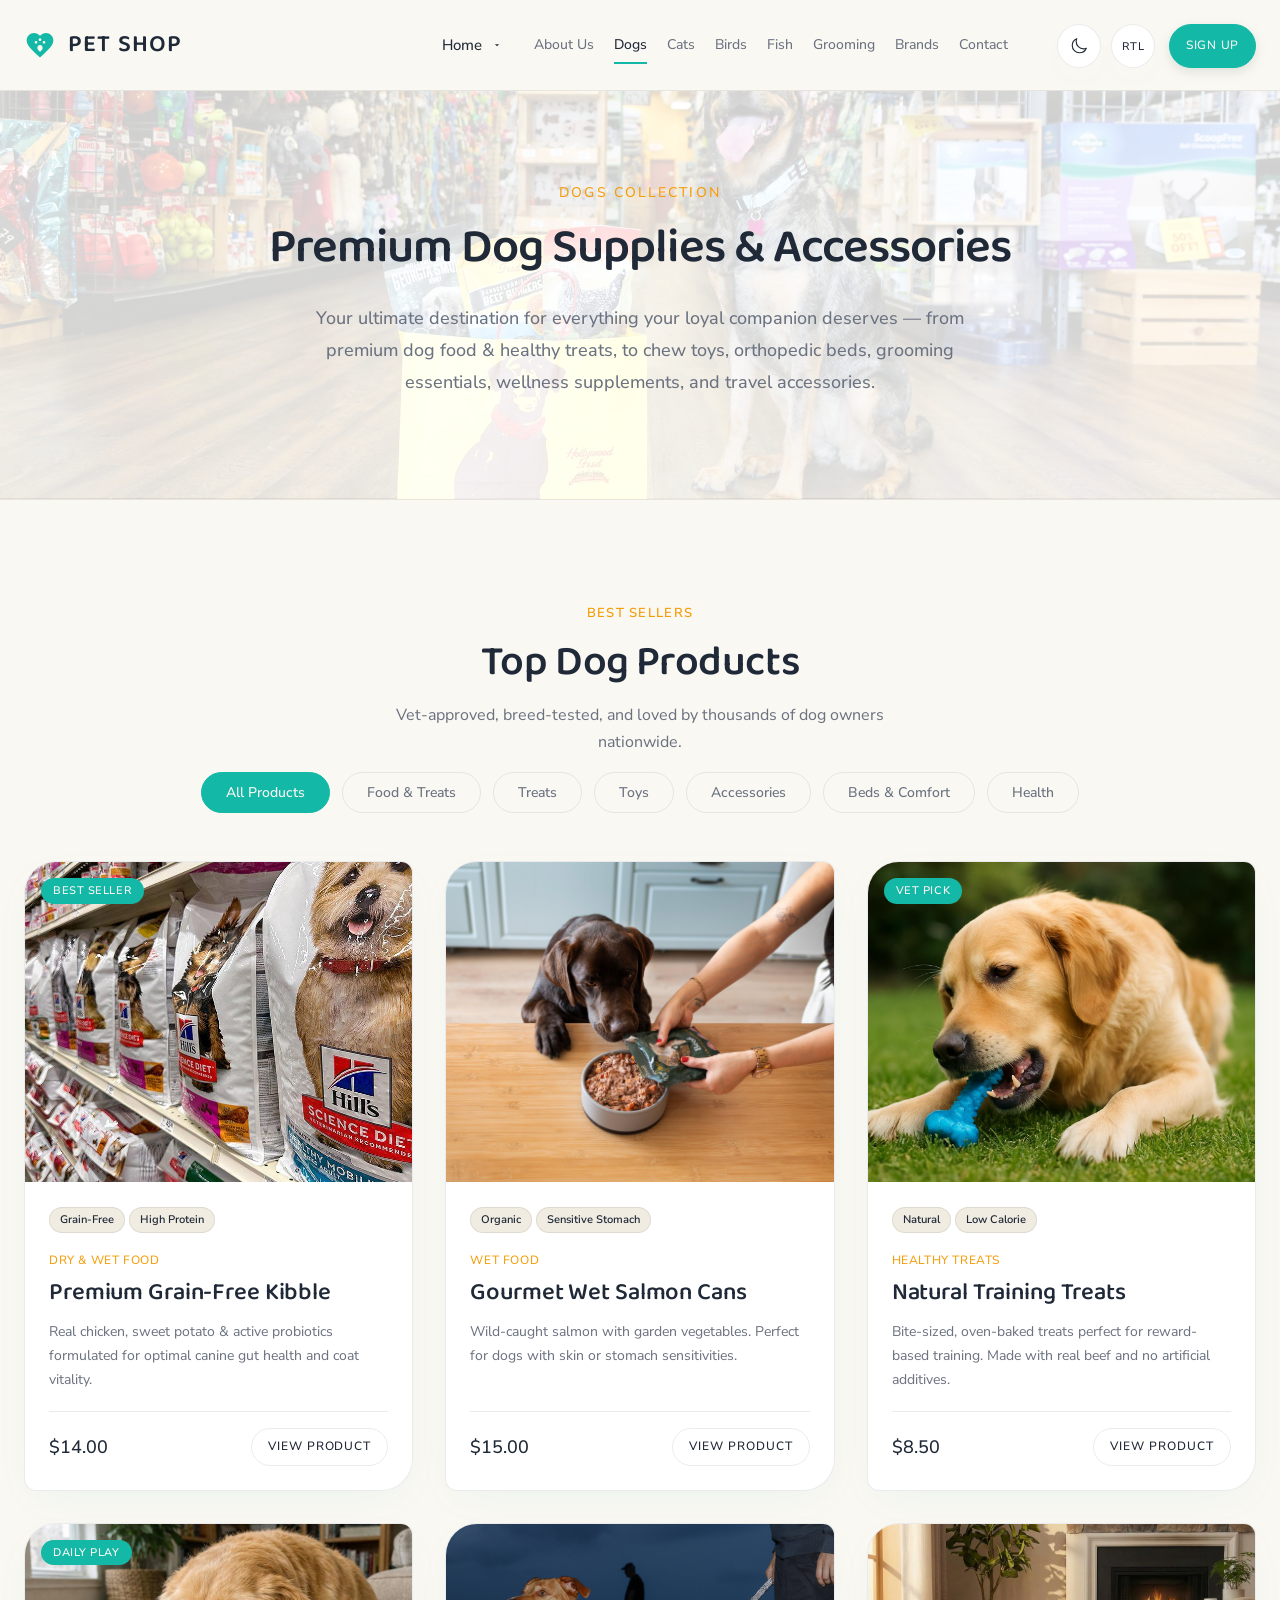
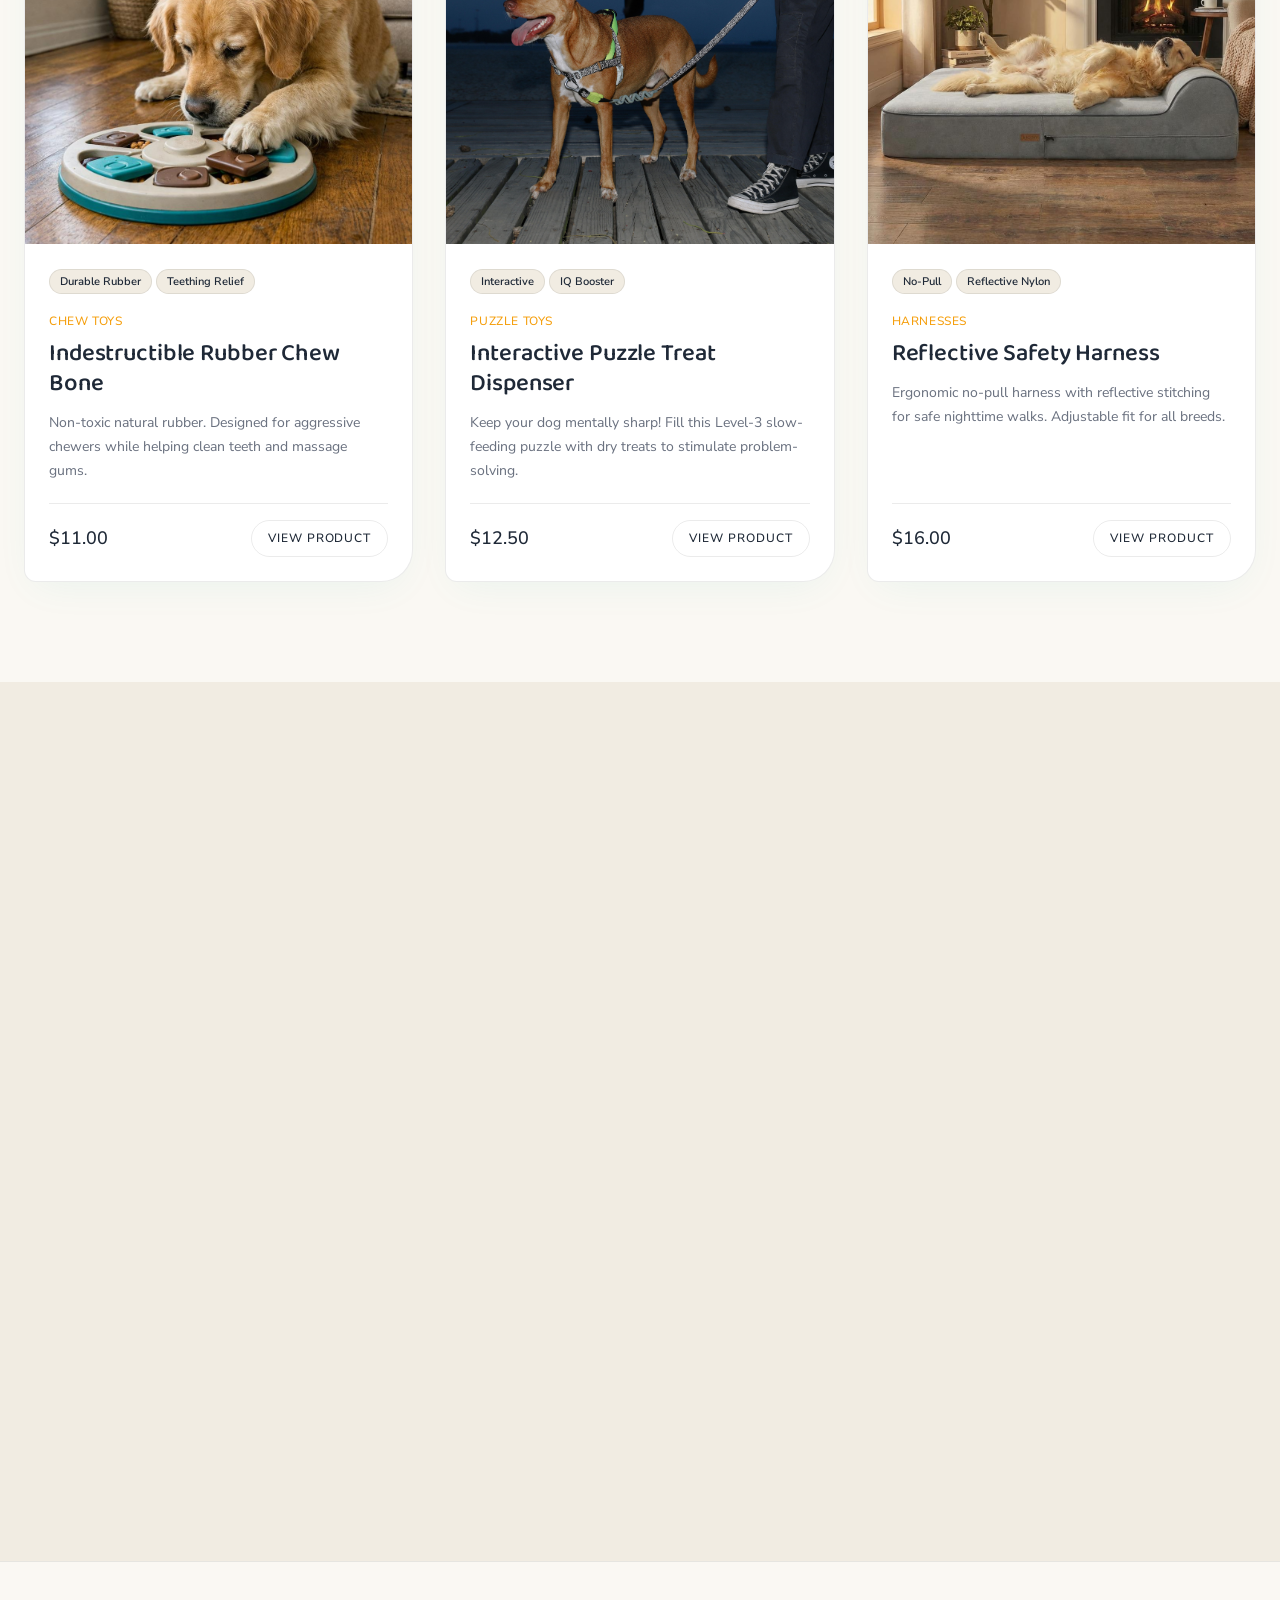
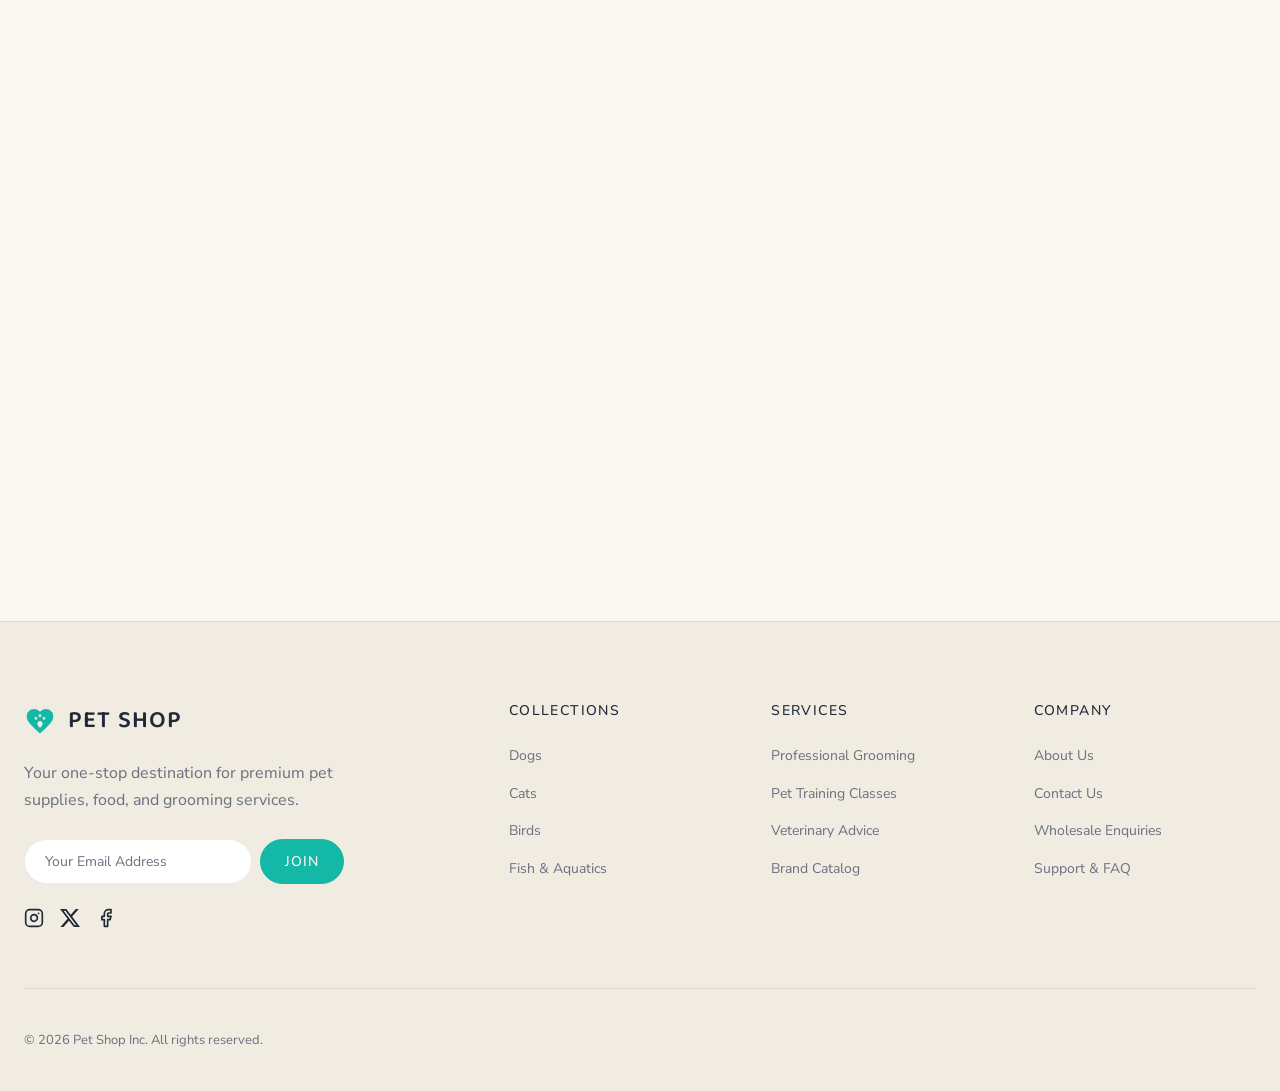
<file: dogs.html>
<!DOCTYPE html>
<html lang="en">

<head>
  <meta charset="UTF-8">
  <meta name="viewport" content="width=device-width, initial-scale=1.0">
  <title>Pet Shop | Dogs — Premium Food, Toys & Accessories</title>
  <meta name="description"
    content="Shop premium dog food, healthy treats, chew toys, interactive puzzle toys, leashes, harnesses, orthopedic beds, grooming essentials, and wellness supplements for your dog.">
  <link rel="stylesheet" href="css/style.css">
  <style>
    .story-hero {
      padding: 180px 0 100px;
      background-color: var(--bg-secondary);
      text-align: center;
    }

    .filter-bar {
      display: flex;
      justify-content: center;
      gap: 12px;
      margin-bottom: 48px;
      flex-wrap: wrap;
    }

    .filter-btn {
      background: none;
      border: 1px solid var(--border);
      padding: 10px 24px;
      border-radius: 40px;
      cursor: pointer;
      font-size: 14px;
      font-weight: 520;
      color: var(--text-secondary);
      transition: var(--transition);
      font-family: var(--font-sans);
    }

    .filter-btn.active,
    .filter-btn:hover {
      background-color: var(--primary);
      color: #FAF8F3;
      border-color: var(--primary);
    }

    .badge-pill {
      display: inline-block;
      font-size: 11px;
      font-weight: 600;
      padding: 3px 10px;
      border-radius: 20px;
      background: var(--bg-secondary);
      border: 1px solid var(--border);
      margin-right: 4px;
      margin-bottom: 8px;
    }

    .review-card {
      padding: 32px;
      border-radius: 16px;
      background: var(--bg-secondary);
      border: 1px solid var(--border);
      display: flex;
      flex-direction: column;
      gap: 12px;
    }

    .stars {
      color: #f4a261;
      font-size: 18px;
      letter-spacing: 2px;
    }

    .faq-item {
      border-bottom: 1px solid var(--border);
    }

    .faq-header {
      display: flex;
      justify-content: space-between;
      align-items: center;
      padding: 20px 0;
      cursor: pointer;
      font-weight: 550;
      font-size: 15px;
    }

    .faq-icon {
      font-size: 22px;
      font-weight: 300;
      color: var(--secondary);
      transition: transform 0.3s;
      flex-shrink: 0;
    }

    .faq-content {
      display: none;
      padding-bottom: 20px;
      font-size: 14px;
      color: var(--text-secondary);
      line-height: 1.8;
    }

    .faq-item.open .faq-content {
      display: block;
    }

    .faq-item.open .faq-icon {
      transform: rotate(45deg);
    }
  </style>
  <link rel="icon" type="image/x-icon" href="assets/images/favicon.ico">
  <link rel="icon" type="image/png" sizes="32x32" href="assets/images/favicon-32x32.png">
  <link rel="icon" type="image/png" sizes="16x16" href="assets/images/favicon-16x16.png">
  <link rel="apple-touch-icon" sizes="180x180" href="assets/images/apple-touch-icon.png">
  <link rel="icon" type="image/svg+xml" href="assets/images/favicon.svg">
</head>

<body>

  <div class="theme-rtl-controls">
    <button class="theme-toggle" aria-label="Toggle Theme"></button>
    <button class="rtl-toggle" aria-label="Toggle Layout Direction">RTL</button>
    <a href="signup.html" class="signup-btn">Sign Up</a>
  </div>

  <!-- Header -->
  <header class="header">
    <div class="navbar">
      <div class="logo-container">
        <a href="index.html" class="logo-container">
          <div class="logo-icon"></div>
          <span class="logo-text">PET SHOP</span>
        </a>
      </div>
      <nav class="nav-menu">
        <div class="nav-dropdown">
          <button class="nav-link dropdown-toggle" aria-expanded="false">
            Home <span class="caret"><svg xmlns="http://www.w3.org/2000/svg" width="10" height="10" viewBox="0 0 24 24"
                fill="currentColor" style="vertical-align:middle;margin-inline-start:4px;">
                <path d="M7 10l5 5 5-5z" />
              </svg></span>
          </button>
          <div class="dropdown-menu">
            <a href="index.html" class="dropdown-item">Home 1 - Classic</a>
            <a href="home-2.html" class="dropdown-item">Home 2 - Store</a>
          </div>
        </div>
        <a href="about.html" class="nav-link">About Us</a>
        <a href="dogs.html" class="nav-link active">Dogs</a>
        <a href="cats.html" class="nav-link">Cats</a>
        <a href="birds.html" class="nav-link">Birds</a>
        <a href="fish.html" class="nav-link">Fish</a>
        <a href="grooming.html" class="nav-link">Grooming</a>
        <a href="brands.html" class="nav-link">Brands</a>
        <a href="contact.html" class="nav-link">Contact</a>
      </nav>
      <div class="nav-actions">
        <button class="hamburger" aria-label="Toggle Menu">
          <span></span><span></span><span></span>
        </button>
      </div>
    </div>
  </header>

  <!-- Mobile Drawer -->
  <div class="mobile-nav">
    <nav class="nav-menu">
      <span class="mobile-nav-heading"
        style="padding-inline: 16px; font-size: 11px; text-transform: uppercase; color: var(--text-secondary); font-weight: 550; display: block; margin-top: 10px; margin-bottom: 5px;">Home
        Options</span>
      <a href="index.html" class="nav-link" style="padding-inline-start: 24px;">Home 1 - Classic</a>
      <a href="home-2.html" class="nav-link" style="padding-inline-start: 24px;">Home 2 - Store</a>
      <a href="about.html" class="nav-link">About Us</a>
      <a href="dogs.html" class="nav-link active">Dogs</a>
      <a href="cats.html" class="nav-link">Cats</a>
      <a href="birds.html" class="nav-link">Birds</a>
      <a href="fish.html" class="nav-link">Fish</a>
      <a href="grooming.html" class="nav-link">Grooming</a>
      <a href="brands.html" class="nav-link">Brands</a>
      <a href="contact.html" class="nav-link">Contact</a>
    </nav>
  </div>

  <!-- Hero Banner -->
  <section class="story-hero dog-bnr">
    <div class="container">
      <span
        style="font-size: 14px; font-weight: 480; text-transform: uppercase; color: var(--secondary); letter-spacing: 0.15em;">Dogs
        Collection</span>
      <h1 style="margin-top: 12px; font-size: 48px;">Premium Dog Supplies &amp; Accessories</h1>
      <p
        style="max-width: 680px; margin: 24px auto 0; color: var(--text-secondary); font-size: 18px; line-height: 1.8; font-weight: 480;">
        Your ultimate destination for everything your loyal companion deserves — from premium dog food &amp; healthy
        treats, to chew toys, orthopedic beds, grooming essentials, wellness supplements, and travel accessories.</p>
    </div>
  </section>

  <!-- Product Catalog -->
  <section class="section-padding" id="catalog" style="border-top: 1px solid var(--border);">
    <div class="container">
      <div style="text-align: center; margin-bottom: 16px;">
        <span
          style="font-size: 13px; font-weight: 600; text-transform: uppercase; color: var(--secondary); letter-spacing: 0.1em;">Best
          Sellers</span>
        <h2 style="margin-top: 12px;">Top Dog Products</h2>
        <p style="color: var(--text-secondary); margin-top: 12px; max-width: 560px; margin-inline: auto;">Vet-approved,
          breed-tested, and loved by thousands of dog owners nationwide.</p>
      </div>

      <!-- Filter Bar -->
      <div class="filter-bar">
        <button class="filter-btn active" data-filter="all" id="filter-all">All Products</button>
        <button class="filter-btn" data-filter="food">Food &amp; Treats</button>
        <button class="filter-btn" data-filter="treats">Treats</button>
        <button class="filter-btn" data-filter="toys">Toys</button>
        <button class="filter-btn" data-filter="accessories">Accessories</button>
        <button class="filter-btn" data-filter="beds">Beds &amp; Comfort</button>
        <button class="filter-btn" data-filter="health">Health</button>
      </div>

      <div class="product-grid" id="catalog-grid">

        <!-- Product 1 -->
        <div class="product-card catalog-item" data-category="food">
          <span class="product-card-badge">Best Seller</span>
          <div class="product-card-image">
            <img src="assets/images/dog-img1.jpg" alt="Premium Grain-Free Dry Kibble">
          </div>
          <div class="product-card-info">
            <div>
              <div style="margin-bottom: 10px;"><span class="badge-pill">Grain-Free</span><span class="badge-pill">High
                  Protein</span></div>
              <span class="product-meta">Dry &amp; Wet Food</span>
              <h3 class="product-title">Premium Grain-Free Kibble</h3>
              <p class="product-excerpt">Real chicken, sweet potato &amp; active probiotics formulated for optimal
                canine gut health and coat vitality.</p>
            </div>
            <div class="product-footer">
              <span class="product-price">$14.00</span>
              <a href="product-details.html" class="btn btn-secondary" style="padding: 8px 16px; font-size: 12px;">View
                Product</a>
            </div>
          </div>
        </div>

        <!-- Product 2 -->
        <div class="product-card catalog-item" data-category="food">
          <div class="product-card-image">
            <img src="assets/images/dog-img2.jpg" alt="Gourmet Wet Salmon Cans">
          </div>
          <div class="product-card-info">
            <div>
              <div style="margin-bottom: 10px;"><span class="badge-pill">Organic</span><span
                  class="badge-pill">Sensitive Stomach</span></div>
              <span class="product-meta">Wet Food</span>
              <h3 class="product-title">Gourmet Wet Salmon Cans</h3>
              <p class="product-excerpt">Wild-caught salmon with garden vegetables. Perfect for dogs with skin or
                stomach sensitivities.</p>
            </div>
            <div class="product-footer">
              <span class="product-price">$15.00</span>
              <a href="product-details.html" class="btn btn-secondary" style="padding: 8px 16px; font-size: 12px;">View
                Product</a>
            </div>
          </div>
        </div>

        <!-- Product 3 -->
        <div class="product-card catalog-item" data-category="treats">
          <span class="product-card-badge">Vet Pick</span>
          <div class="product-card-image">
            <img src="assets/images/dog-img3.jpg" alt="Natural Training Treats">
          </div>
          <div class="product-card-info">
            <div>
              <div style="margin-bottom: 10px;"><span class="badge-pill">Natural</span><span class="badge-pill">Low
                  Calorie</span></div>
              <span class="product-meta">Healthy Treats</span>
              <h3 class="product-title">Natural Training Treats</h3>
              <p class="product-excerpt">Bite-sized, oven-baked treats perfect for reward-based training. Made with real
                beef and no artificial additives.</p>
            </div>
            <div class="product-footer">
              <span class="product-price">$8.50</span>
              <a href="product-details.html" class="btn btn-secondary" style="padding: 8px 16px; font-size: 12px;">View
                Product</a>
            </div>
          </div>
        </div>

        <!-- Product 4 -->
        <div class="product-card catalog-item" data-category="toys">
          <span class="product-card-badge">Daily Play</span>
          <div class="product-card-image">
            <img src="assets/images/dog-img4.jpg" alt="Indestructible Rubber Chew Bone">
          </div>
          <div class="product-card-info">
            <div>
              <div style="margin-bottom: 10px;"><span class="badge-pill">Durable Rubber</span><span
                  class="badge-pill">Teething Relief</span></div>
              <span class="product-meta">Chew Toys</span>
              <h3 class="product-title">Indestructible Rubber Chew Bone</h3>
              <p class="product-excerpt">Non-toxic natural rubber. Designed for aggressive chewers while helping clean
                teeth and massage gums.</p>
            </div>
            <div class="product-footer">
              <span class="product-price">$11.00</span>
              <a href="product-details.html" class="btn btn-secondary" style="padding: 8px 16px; font-size: 12px;">View
                Product</a>
            </div>
          </div>
        </div>

        <!-- Product 5 -->
        <div class="product-card catalog-item" data-category="toys">
          <div class="product-card-image">
            <img src="assets/images/dog-img5.jpg" alt="Interactive Puzzle Treat Dispenser">
          </div>
          <div class="product-card-info">
            <div>
              <div style="margin-bottom: 10px;"><span class="badge-pill">Interactive</span><span class="badge-pill">IQ
                  Booster</span></div>
              <span class="product-meta">Puzzle Toys</span>
              <h3 class="product-title">Interactive Puzzle Treat Dispenser</h3>
              <p class="product-excerpt">Keep your dog mentally sharp! Fill this Level-3 slow-feeding puzzle with dry
                treats to stimulate problem-solving.</p>
            </div>
            <div class="product-footer">
              <span class="product-price">$12.50</span>
              <a href="product-details.html" class="btn btn-secondary" style="padding: 8px 16px; font-size: 12px;">View
                Product</a>
            </div>
          </div>
        </div>

        <!-- Product 6 -->
        <div class="product-card catalog-item" data-category="accessories">
          <div class="product-card-image">
            <img src="assets/images/dog-img6.jpg" alt="Reflective Safety Dog Harness">
          </div>
          <div class="product-card-info">
            <div>
              <div style="margin-bottom: 10px;"><span class="badge-pill">No-Pull</span><span
                  class="badge-pill">Reflective Nylon</span></div>
              <span class="product-meta">Harnesses</span>
              <h3 class="product-title">Reflective Safety Harness</h3>
              <p class="product-excerpt">Ergonomic no-pull harness with reflective stitching for safe nighttime walks.
                Adjustable fit for all breeds.</p>
            </div>
            <div class="product-footer">
              <span class="product-price">$16.00</span>
              <a href="product-details.html" class="btn btn-secondary" style="padding: 8px 16px; font-size: 12px;">View
                Product</a>
            </div>
          </div>
        </div>
      </div>
    </div>
  </section>

  <!-- Nutrition Benefits Editorial -->
  <section class="section-padding" style="background-color: var(--bg-secondary); ">
    <div class="container">
      <div class="editorial-grid">
        <div class="visual-pane fade-in">
          <img src="assets/images/nutrition.jpg" alt="Premium dog nutrition and ingredients">
        </div>
        <div class="fade-in" style="text-align: start;">
          <span
            style="font-size: 13px; font-weight: 600; text-transform: uppercase; color: var(--secondary); letter-spacing: 0.1em;">Nutrition
            Science</span>
          <h2 style="margin-top: 12px; margin-bottom: 24px;">Why Premium Nutrition Changes Everything</h2>
          <p style="margin-bottom: 16px;">A dog's diet directly impacts their coat shine, energy levels, joint health,
            and lifespan. Our premium grain-free formulas are developed in partnership with board-certified veterinary
            nutritionists to deliver the exact macronutrient ratios your dog needs.</p>
          <p style="margin-bottom: 24px;">High-quality protein from named meat sources (not "meat meal"), omega-3-rich
            fish oils, natural antioxidants, and precision-balanced minerals — every bag we stock is ingredient-verified
            and clinic-tested.</p>
          <ul
            style="list-style: none; padding: 0; margin-bottom: 28px; display: flex; flex-direction: column; gap: 12px;">
            <li style="display: flex; align-items: center; gap: 10px; font-size: 14px;"><span
                style="color: var(--secondary); font-size: 18px;">✓</span> Real, named protein as the #1 ingredient</li>
            <li style="display: flex; align-items: center; gap: 10px; font-size: 14px;"><span
                style="color: var(--secondary); font-size: 18px;">✓</span> No artificial colours, flavours, or
              preservatives</li>
            <li style="display: flex; align-items: center; gap: 10px; font-size: 14px;"><span
                style="color: var(--secondary); font-size: 18px;">✓</span> Cold-pressed or oven-baked for maximum
              nutrient retention</li>
            <li style="display: flex; align-items: center; gap: 10px; font-size: 14px;"><span
                style="color: var(--secondary); font-size: 18px;">✓</span> Life-stage specific formulations (puppy,
              adult, senior)</li>
          </ul>
          <a href="brands.html" class="btn btn-primary">Explore Our Food Brands</a>
        </div>
      </div>
    </div>
  </section>

  <!-- Grooming Services CTA -->
  <section class="section-padding dog-spa-services-section" style="border-top: 1px solid var(--border);">
    <div class="container">
      <div class="editorial-grid reverse">
        <div class="visual-pane fade-in">
          <img src="assets/images/spa-service.jpg" alt="Professional dog grooming spa">
        </div>
        <div class="fade-in" style="text-align: start;">
          <span
            style="font-size: 13px; font-weight: 600; text-transform: uppercase; color: var(--secondary); letter-spacing: 0.1em;">Pet
            Spa Services</span>
          <h2 style="margin-top: 12px; margin-bottom: 24px;">Professional Dog Grooming Packages</h2>
          <p style="margin-bottom: 16px;">Keep your dog looking and feeling their best with our certified grooming
            services. From hydrating oatmeal baths and breed-standard haircuts to nail grinding and de-shedding
            treatments — all in a calm, stress-free environment.</p>
          <div style="display: grid; grid-template-columns: 1fr 1fr; gap: 16px; margin-bottom: 28px;">
            <div style="display: flex; gap: 10px; align-items: flex-start;">
              <div><strong style="font-size: 14px;">Breed-Standard Styling</strong><br><span
                  style="font-size: 13px; color: var(--text-secondary);">From $45</span></div>
            </div>
            <div style="display: flex; gap: 10px; align-items: flex-start;">
              <div><strong style="font-size: 14px;">Oatmeal Spa Bath</strong><br><span
                  style="font-size: 13px; color: var(--text-secondary);">From $35</span></div>
            </div>
            <div style="display: flex; gap: 10px; align-items: flex-start;">
              <div><strong style="font-size: 14px;">Nail Trim &amp; Grind</strong><br><span
                  style="font-size: 13px; color: var(--text-secondary);">From $15</span></div>
            </div>
            <div style="display: flex; gap: 10px; align-items: flex-start;">
              <div><strong style="font-size: 14px;">De-Shedding Therapy</strong><br><span
                  style="font-size: 13px; color: var(--text-secondary);">From $55</span></div>
            </div>
          </div>
          <a href="grooming.html" class="btn btn-primary">Book a Grooming Appointment</a>
        </div>
      </div>
    </div>
  </section>





  <!-- Footer -->
  <footer class="footer">
    <div class="container">
      <div class="footer-grid">
        <div class="footer-column">
          <a href="index.html" class="logo-container" style="margin-bottom: 20px; text-decoration: none;">
            <div class="logo-icon"></div>
            <span class="logo-text">PET SHOP</span>
          </a>
          <p style="margin-bottom: 24px; max-width: 320px;">Your one-stop destination for premium pet supplies, food,
            and grooming services.</p>
          <form style="display: flex; gap: 8px; max-width: 320px;"
            onsubmit="event.preventDefault(); alert('Thank you for subscribing to Pet Shop!');">
            <input type="email" placeholder="Your Email Address" class="form-control"
              style="border-radius: 40px; padding: 12px 20px;" required>
            <button type="submit" class="btn btn-primary" style="padding: 12px 24px;">Join</button>
          </form>
          <div class="footer-social-links" style="display: flex; gap: 16px; margin-top: 24px;">
            <a href="#" class="social-icon-hover" style="color: var(--text-primary);" aria-label="Instagram">
              <svg style="width: 20px; height: 20px;" viewBox="0 0 24 24" fill="none" stroke="currentColor"
                stroke-width="2" stroke-linecap="round" stroke-linejoin="round">
                <rect x="2" y="2" width="20" height="20" rx="5" ry="5"></rect>
                <path d="M16 11.37A4 4 0 1 1 12.63 8 4 4 0 0 1 16 11.37z"></path>
                <line x1="17.5" y1="6.5" x2="17.51" y2="6.5"></line>
              </svg>
            </a>
            <a href="#" class="social-icon-hover" style="color: var(--text-primary);" aria-label="X (formerly Twitter)">
              <svg style="width: 20px; height: 20px;" viewBox="0 0 24 24" fill="currentColor">
                <path
                  d="M18.901 1.153h3.68l-8.04 9.19L24 22.846h-7.406l-5.8-7.584-6.638 7.584H.474l8.6-9.83L0 1.154h7.594l5.243 6.932ZM17.61 20.644h2.039L6.486 3.24H4.298Z" />
              </svg>
            </a>
            <a href="#" class="social-icon-hover" style="color: var(--text-primary);" aria-label="Facebook">
              <svg style="width: 20px; height: 20px;" viewBox="0 0 24 24" fill="none" stroke="currentColor"
                stroke-width="2" stroke-linecap="round" stroke-linejoin="round">
                <path d="M18 2h-3a5 5 0 0 0-5 5v3H7v4h3v8h4v-8h3l1-4h-4V7a1 1 0 0 1 1-1h3z"></path>
              </svg>
            </a>
          </div>
        </div>
        <div class="footer-column">
          <h5>Collections</h5>
          <ul class="footer-links">
            <li><a href="dogs.html">Dogs</a></li>
            <li><a href="cats.html">Cats</a></li>
            <li><a href="birds.html">Birds</a></li>
            <li><a href="fish.html">Fish &amp; Aquatics</a></li>
          </ul>
        </div>
        <div class="footer-column">
          <h5>Services</h5>
          <ul class="footer-links">
            <li><a href="grooming.html">Professional Grooming</a></li>
            <li><a href="grooming.html">Pet Training Classes</a></li>
            <li><a href="contact.html">Veterinary Advice</a></li>
            <li><a href="brands.html">Brand Catalog</a></li>
          </ul>
        </div>
        <div class="footer-column">
          <h5>Company</h5>
          <ul class="footer-links">
            <li><a href="about.html">About Us</a></li>
            <li><a href="contact.html">Contact Us</a></li>
            <li><a href="contact.html">Wholesale Enquiries</a></li>
            <li><a href="contact.html">Support &amp; FAQ</a></li>
          </ul>
        </div>
      </div>
      <div class="footer-bottom">
        <p style="font-size: 13px;">&copy; 2026 Pet Shop Inc. All rights reserved.</p>
      </div>
    </div>
  </footer>

  <script src="js/main.js"></script>
  <script>
    // Product filter
    const filterBtns = document.querySelectorAll('.filter-btn');
    const catalogItems = document.querySelectorAll('.catalog-item');
    filterBtns.forEach(btn => {
      btn.addEventListener('click', () => {
        filterBtns.forEach(b => b.classList.remove('active'));
        btn.classList.add('active');
        const f = btn.getAttribute('data-filter');
        catalogItems.forEach(item => {
          if (f === 'all' || item.getAttribute('data-category') === f) {
            item.style.display = 'flex';
          } else {
            item.style.display = 'none';
          }
        });
      });
    });
    // FAQ accordion
    document.querySelectorAll('.faq-header').forEach(h => {
      h.addEventListener('click', () => {
        const item = h.parentElement;
        const wasOpen = item.classList.contains('open');
        document.querySelectorAll('.faq-item').forEach(i => i.classList.remove('open'));
        if (!wasOpen) item.classList.add('open');
      });
    });
  </script>
</body>

</html>
</file>
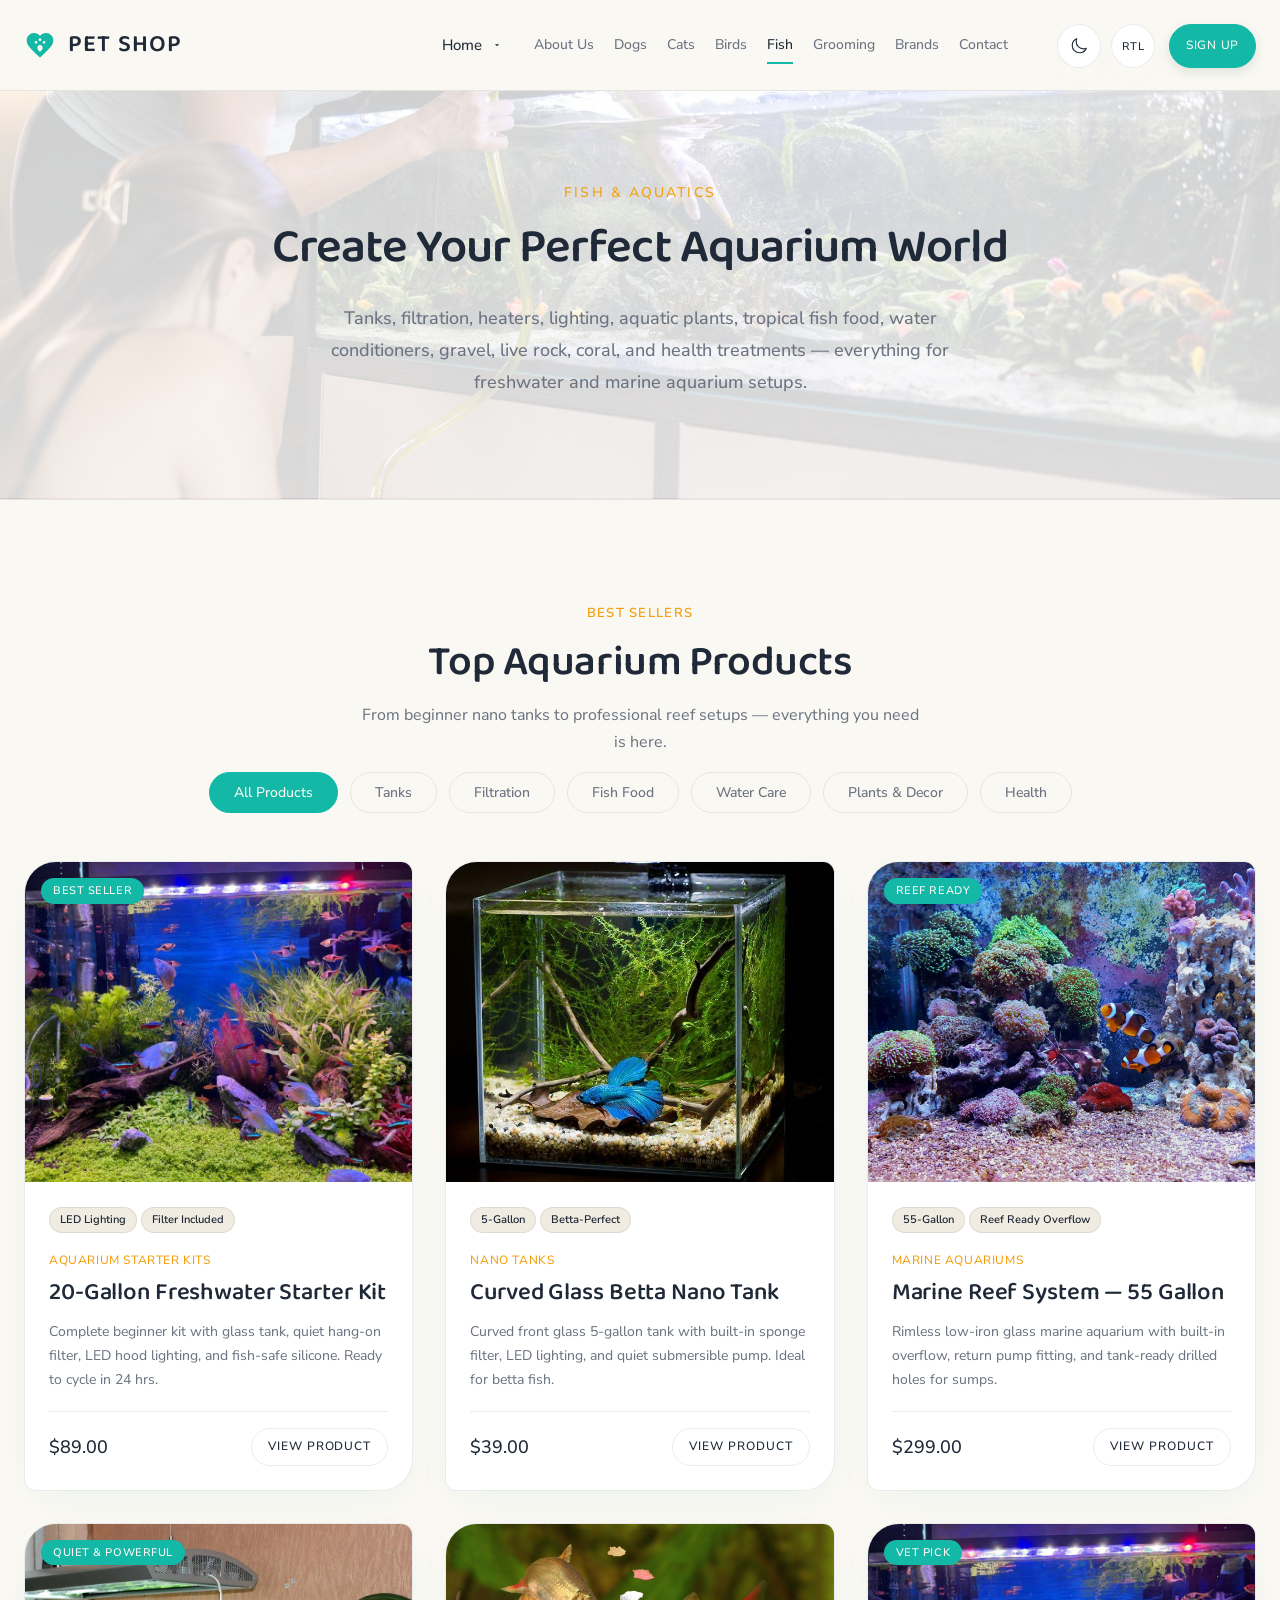
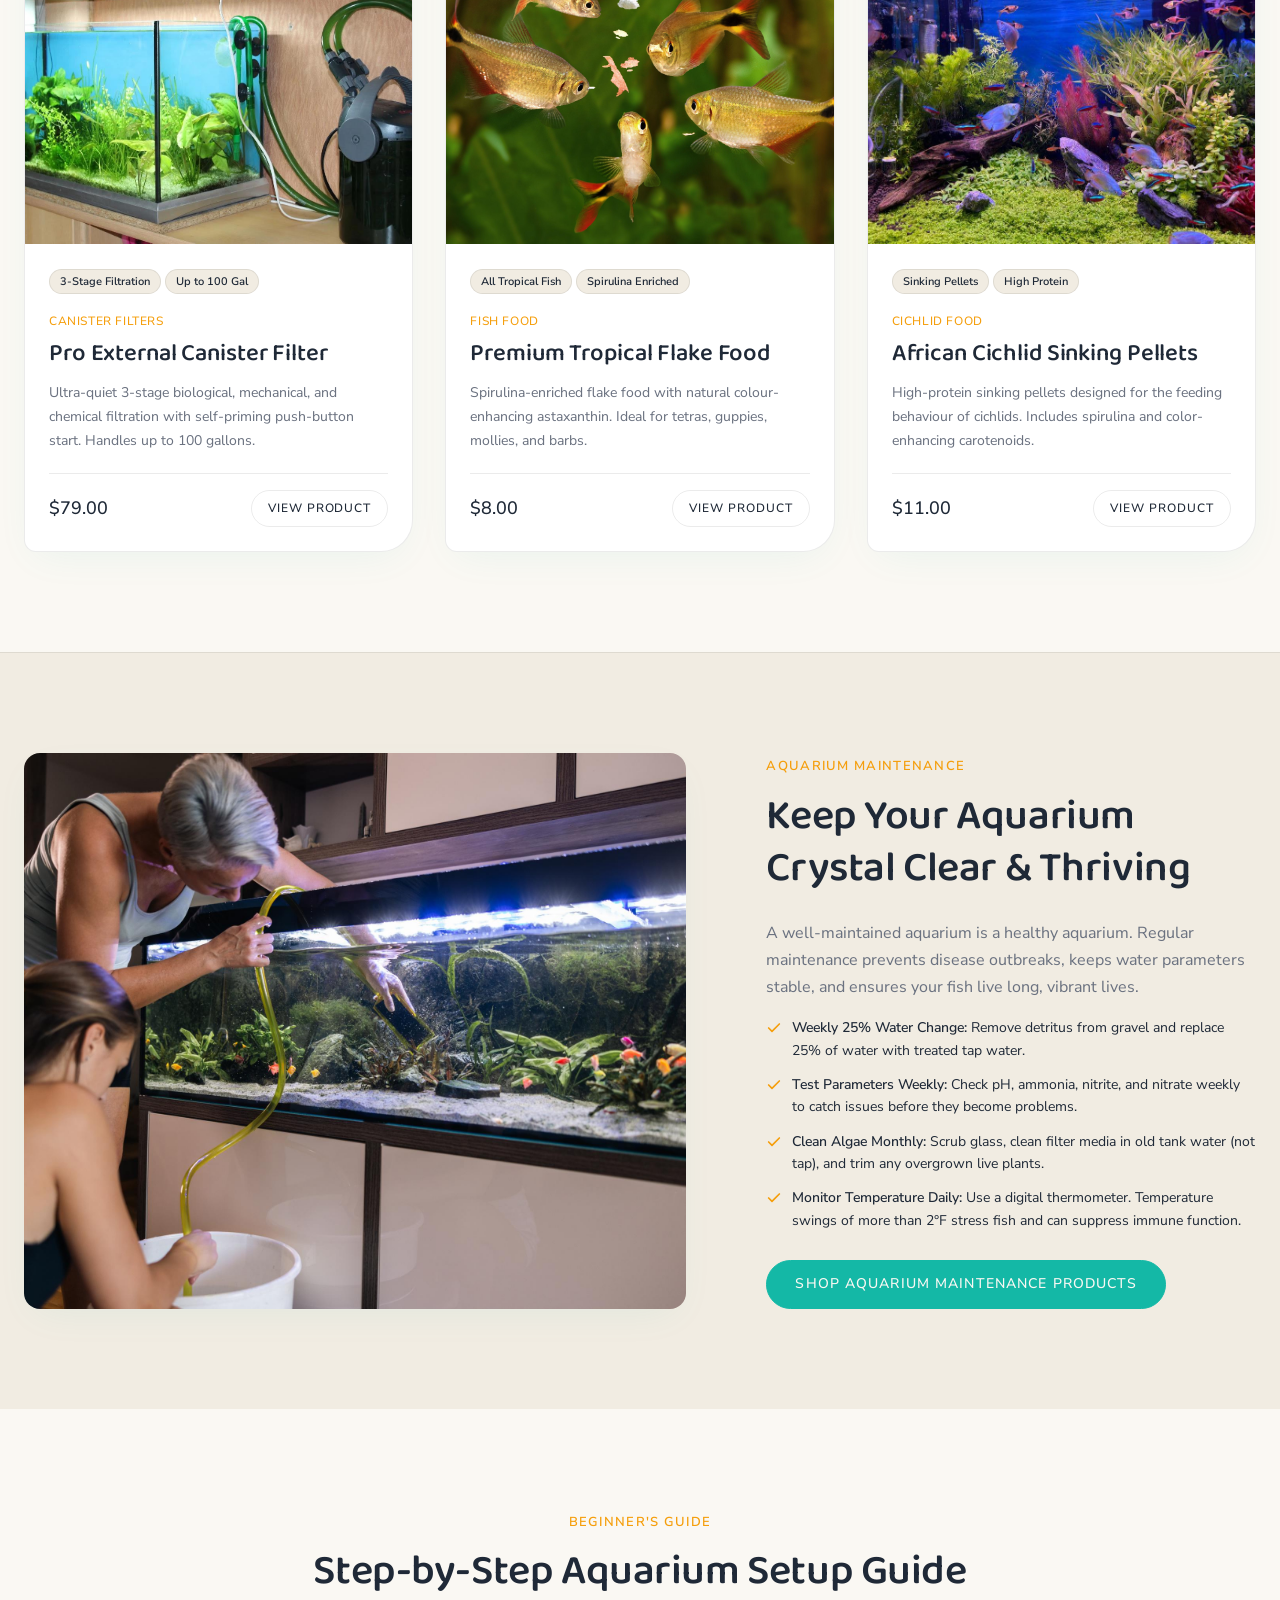
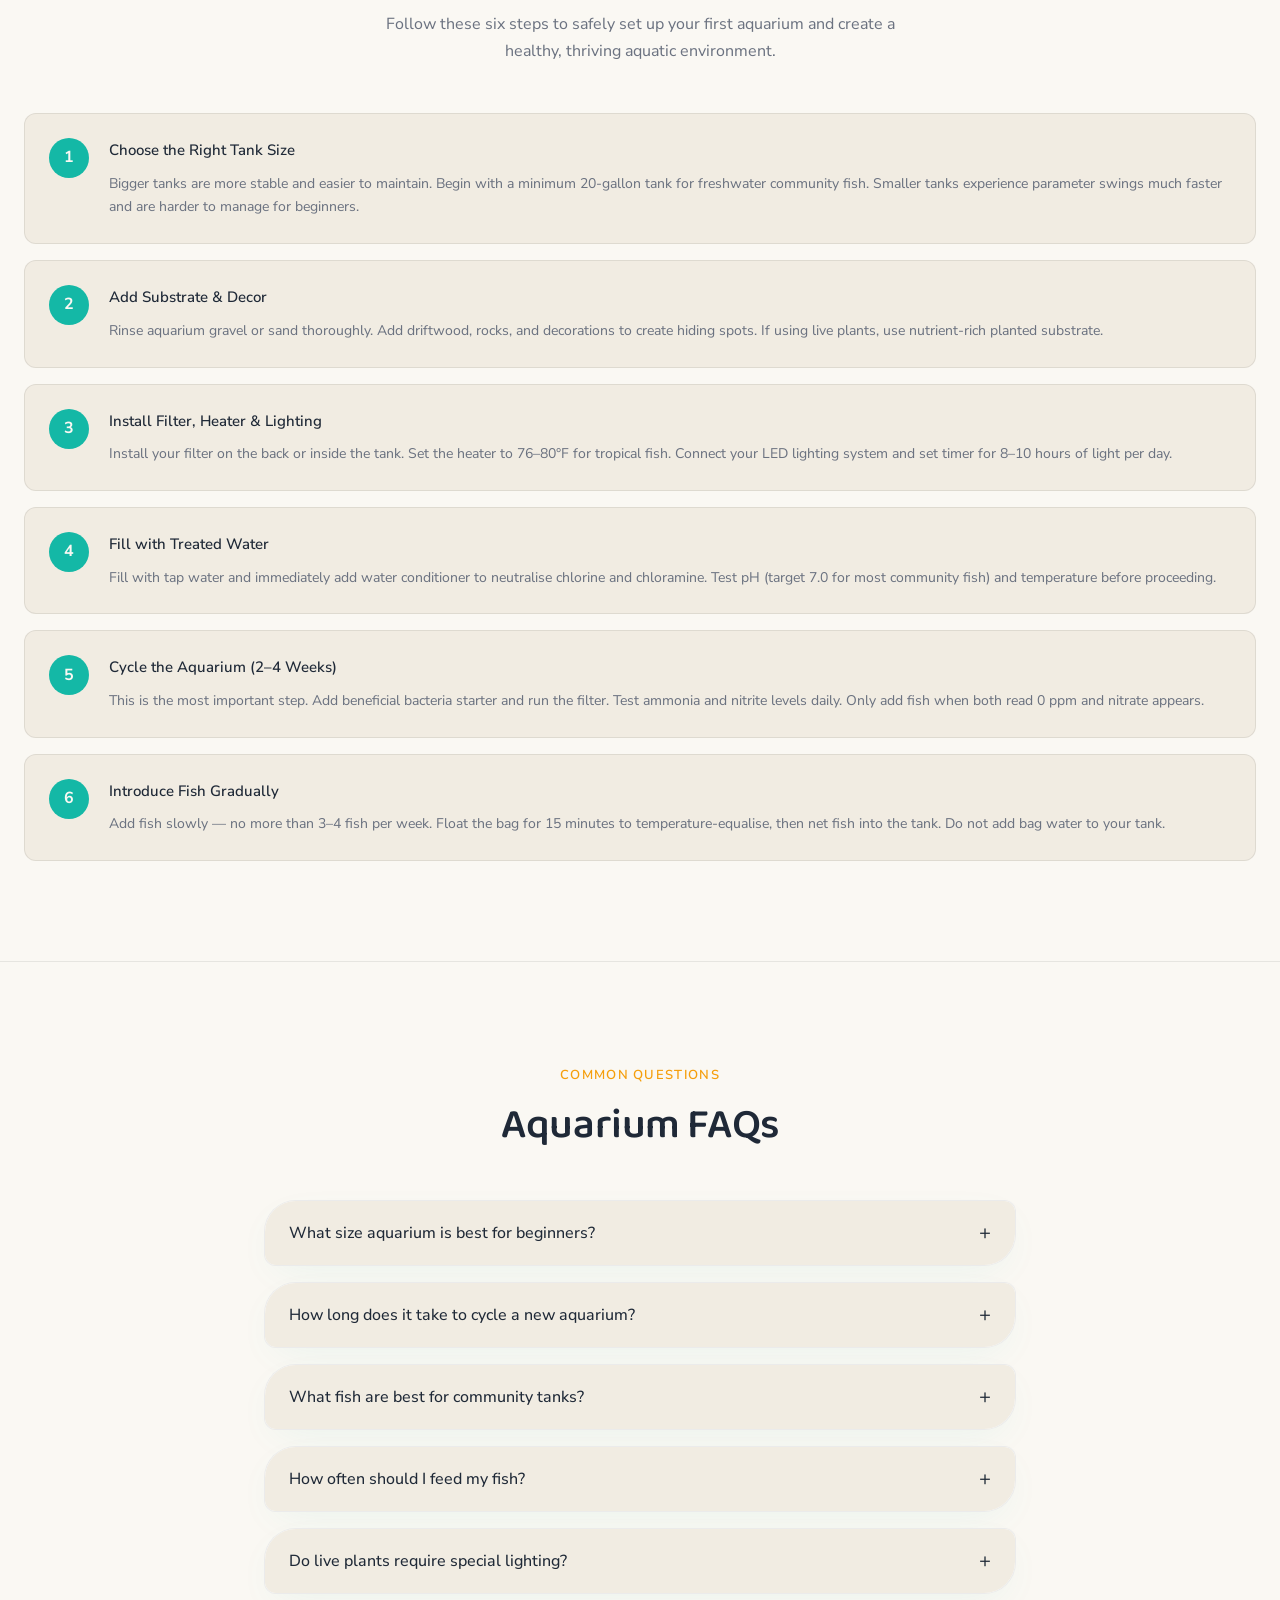
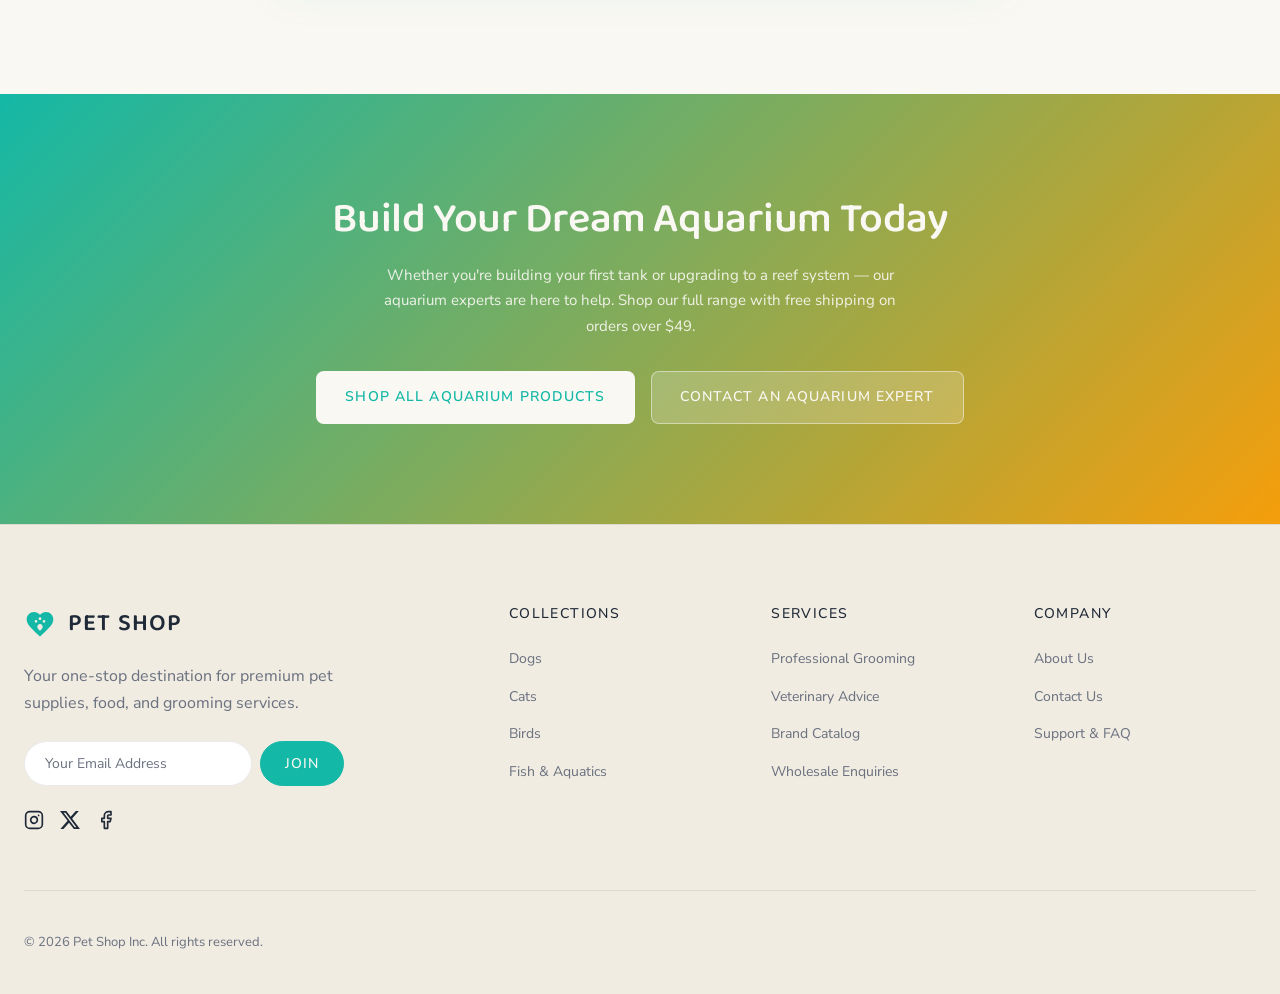
<file: fish.html>
<!DOCTYPE html>
<html lang="en">

<head>
  <meta charset="UTF-8">
  <meta name="viewport" content="width=device-width, initial-scale=1.0">
  <title>Pet Shop | Fish & Aquatics — Aquariums, Fish Food & Accessories</title>
  <meta name="description"
    content="Shop aquariums, tropical and coldwater fish food, water conditioners, aquarium plants, filters, heaters, lighting, gravel, decor, and fish health treatments for freshwater and marine setups.">
  <link rel="stylesheet" href="css/style.css">
  <style>
    .story-hero {
      padding: 180px 0 100px;
      background-color: var(--bg-secondary);
      text-align: center;
    }

    .filter-bar {
      display: flex;
      justify-content: center;
      gap: 12px;
      margin-bottom: 48px;
      flex-wrap: wrap;
    }

    .filter-btn {
      background: none;
      border: 1px solid var(--border);
      padding: 10px 24px;
      border-radius: 40px;
      cursor: pointer;
      font-size: 14px;
      font-weight: 520;
      color: var(--text-secondary);
      transition: var(--transition);
      font-family: var(--font-sans);
    }

    .filter-btn.active,
    .filter-btn:hover {
      background-color: var(--primary);
      color: #FAF8F3;
      border-color: var(--primary);
    }

    .badge-pill {
      display: inline-block;
      font-size: 11px;
      font-weight: 600;
      padding: 3px 10px;
      border-radius: 20px;
      background: var(--bg-secondary);
      border: 1px solid var(--border);
      margin-right: 4px;
      margin-bottom: 8px;
    }

    .review-card {
      padding: 32px;
      border-radius: 16px;
      background: var(--bg-secondary);
      border: 1px solid var(--border);
      display: flex;
      flex-direction: column;
      gap: 12px;
    }

    .stars {
      color: #f4a261;
      font-size: 18px;
      letter-spacing: 2px;
    }

    .aquarium-step {
      display: flex;
      gap: 20px;
      align-items: flex-start;
      padding: 24px;
      border-radius: 12px;
      background: var(--bg-secondary);
      border: 1px solid var(--border);
    }

    .step-num {
      width: 40px;
      height: 40px;
      border-radius: 50%;
      background: var(--primary);
      color: #FAF8F3;
      display: flex;
      align-items: center;
      justify-content: center;
      font-weight: 700;
      font-size: 16px;
      flex-shrink: 0;
    }
  </style>
  <link rel="icon" type="image/x-icon" href="assets/images/favicon.ico">
  <link rel="icon" type="image/png" sizes="32x32" href="assets/images/favicon-32x32.png">
  <link rel="icon" type="image/png" sizes="16x16" href="assets/images/favicon-16x16.png">
  <link rel="apple-touch-icon" sizes="180x180" href="assets/images/apple-touch-icon.png">
  <link rel="icon" type="image/svg+xml" href="assets/images/favicon.svg">
</head>

<body>

  <div class="theme-rtl-controls">
    <button class="theme-toggle" aria-label="Toggle Theme"></button>
    <button class="rtl-toggle" aria-label="Toggle Layout Direction">RTL</button>
    <a href="signup.html" class="signup-btn">Sign Up</a>
  </div>

  <!-- Header -->
  <header class="header">
    <div class="navbar">
      <div class="logo-container">
        <a href="index.html" class="logo-container">
          <div class="logo-icon"></div><span class="logo-text">PET SHOP</span>
        </a>
      </div>
      <nav class="nav-menu">
        <div class="nav-dropdown">
          <button class="nav-link dropdown-toggle" aria-expanded="false">Home <span class="caret"><svg
                xmlns="http://www.w3.org/2000/svg" width="10" height="10" viewBox="0 0 24 24" fill="currentColor"
                style="vertical-align:middle;margin-inline-start:4px;">
                <path d="M7 10l5 5 5-5z" />
              </svg></span></button>
          <div class="dropdown-menu">
            <a href="index.html" class="dropdown-item">Home 1 - Classic</a>
            <a href="home-2.html" class="dropdown-item">Home 2 - Store</a>
          </div>
        </div>
        <a href="about.html" class="nav-link">About Us</a>
        <a href="dogs.html" class="nav-link">Dogs</a>
        <a href="cats.html" class="nav-link">Cats</a>
        <a href="birds.html" class="nav-link">Birds</a>
        <a href="fish.html" class="nav-link active">Fish</a>
        <a href="grooming.html" class="nav-link">Grooming</a>
        <a href="brands.html" class="nav-link">Brands</a>
        <a href="contact.html" class="nav-link">Contact</a>
      </nav>
      <div class="nav-actions"><button class="hamburger"
          aria-label="Toggle Menu"><span></span><span></span><span></span></button></div>
    </div>
  </header>

  <div class="mobile-nav">
    <nav class="nav-menu">
      <span class="mobile-nav-heading"
        style="padding-inline: 16px; font-size: 11px; text-transform: uppercase; color: var(--text-secondary); font-weight: 550; display: block; margin-top: 10px; margin-bottom: 5px;">Home
        Options</span>
      <a href="index.html" class="nav-link" style="padding-inline-start: 24px;">Home 1 - Classic</a>
      <a href="home-2.html" class="nav-link" style="padding-inline-start: 24px;">Home 2 - Store</a>
      <a href="about.html" class="nav-link">About Us</a>
      <a href="dogs.html" class="nav-link">Dogs</a>
      <a href="cats.html" class="nav-link">Cats</a>
      <a href="birds.html" class="nav-link">Birds</a>
      <a href="fish.html" class="nav-link active">Fish</a>
      <a href="grooming.html" class="nav-link">Grooming</a>
      <a href="brands.html" class="nav-link">Brands</a>
      <a href="contact.html" class="nav-link">Contact</a>
    </nav>
  </div>

  <!-- Hero Banner -->
  <section class="story-hero fish-bnr">
    <div class="container">
      <span
        style="font-size: 14px; font-weight: 480; text-transform: uppercase; color: var(--secondary); letter-spacing: 0.15em;">Fish
        &amp; Aquatics</span>
      <h1 style="margin-top: 12px; font-size: 48px;">Create Your Perfect Aquarium World</h1>
      <p
        style="max-width: 680px; margin: 24px auto 0; color: var(--text-secondary); font-size: 18px; line-height: 1.8; font-weight: 480;">
        Tanks, filtration, heaters, lighting, aquatic plants, tropical fish food, water conditioners, gravel, live rock,
        coral, and health treatments — everything for freshwater and marine aquarium setups.</p>
    </div>
  </section>



  <!-- Product Catalog -->
  <section class="section-padding" id="catalog" style=" border-top: 1px solid var(--border);">
    <div class="container">
      <div style="text-align: center; margin-bottom: 16px;">
        <span
          style="font-size: 13px; font-weight: 600; text-transform: uppercase; color: var(--secondary); letter-spacing: 0.1em;">Best
          Sellers</span>
        <h2 style="margin-top: 12px;">Top Aquarium Products</h2>
        <p style="color: var(--text-secondary); margin-top: 12px; max-width: 560px; margin-inline: auto;">From beginner
          nano tanks to professional reef setups — everything you need is here.</p>
      </div>
      <div class="filter-bar">
        <button class="filter-btn active" data-filter="all">All Products</button>
        <button class="filter-btn" data-filter="tanks">Tanks</button>
        <button class="filter-btn" data-filter="filtration">Filtration</button>
        <button class="filter-btn" data-filter="food">Fish Food</button>
        <button class="filter-btn" data-filter="water">Water Care</button>
        <button class="filter-btn" data-filter="decor">Plants &amp; Decor</button>
        <button class="filter-btn" data-filter="health">Health</button>
      </div>
      <div class="product-grid">

        <div class="product-card catalog-item" data-category="tanks">
          <span class="product-card-badge">Best Seller</span>
          <div class="product-card-image"><img src="assets/images/fish-img1.jpg"
              alt="20 Gallon Freshwater Aquarium Starter Kit"></div>
          <div class="product-card-info">
            <div>
              <div style="margin-bottom: 10px;"><span class="badge-pill">LED Lighting</span><span
                  class="badge-pill">Filter Included</span></div>
              <span class="product-meta">Aquarium Starter Kits</span>
              <h3 class="product-title">20-Gallon Freshwater Starter Kit</h3>
              <p class="product-excerpt">Complete beginner kit with glass tank, quiet hang-on filter, LED hood lighting,
                and fish-safe silicone. Ready to cycle in 24 hrs.</p>
            </div>
            <div class="product-footer"><span class="product-price">$89.00</span><a href="product-details.html"
                class="btn btn-secondary" style="padding: 8px 16px; font-size: 12px;">View Product</a></div>
          </div>
        </div>

        <div class="product-card catalog-item" data-category="tanks">
          <div class="product-card-image"><img src="assets/images/fish-img2.jpg" alt="Nano Betta Tank Cube"></div>
          <div class="product-card-info">
            <div>
              <div style="margin-bottom: 10px;"><span class="badge-pill">5-Gallon</span><span
                  class="badge-pill">Betta-Perfect</span></div>
              <span class="product-meta">Nano Tanks</span>
              <h3 class="product-title">Curved Glass Betta Nano Tank</h3>
              <p class="product-excerpt">Curved front glass 5-gallon tank with built-in sponge filter, LED lighting, and
                quiet submersible pump. Ideal for betta fish.</p>
            </div>
            <div class="product-footer"><span class="product-price">$39.00</span><a href="product-details.html"
                class="btn btn-secondary" style="padding: 8px 16px; font-size: 12px;">View Product</a></div>
          </div>
        </div>

        <div class="product-card catalog-item" data-category="tanks">
          <span class="product-card-badge">Reef Ready</span>
          <div class="product-card-image"><img src="assets/images/fish-img3.jpg" alt="Marine Reef Aquarium System">
          </div>
          <div class="product-card-info">
            <div>
              <div style="margin-bottom: 10px;"><span class="badge-pill">55-Gallon</span><span class="badge-pill">Reef
                  Ready Overflow</span></div>
              <span class="product-meta">Marine Aquariums</span>
              <h3 class="product-title">Marine Reef System — 55 Gallon</h3>
              <p class="product-excerpt">Rimless low-iron glass marine aquarium with built-in overflow, return pump
                fitting, and tank-ready drilled holes for sumps.</p>
            </div>
            <div class="product-footer"><span class="product-price">$299.00</span><a href="product-details.html"
                class="btn btn-secondary" style="padding: 8px 16px; font-size: 12px;">View Product</a></div>
          </div>
        </div>

        <div class="product-card catalog-item" data-category="filtration">
          <span class="product-card-badge">Quiet &amp; Powerful</span>
          <div class="product-card-image"><img src="assets/images/fish-img4.jpg" alt="External Canister Filter"></div>
          <div class="product-card-info">
            <div>
              <div style="margin-bottom: 10px;"><span class="badge-pill">3-Stage Filtration</span><span
                  class="badge-pill">Up to 100 Gal</span></div>
              <span class="product-meta">Canister Filters</span>
              <h3 class="product-title">Pro External Canister Filter</h3>
              <p class="product-excerpt">Ultra-quiet 3-stage biological, mechanical, and chemical filtration with
                self-priming push-button start. Handles up to 100 gallons.</p>
            </div>
            <div class="product-footer"><span class="product-price">$79.00</span><a href="product-details.html"
                class="btn btn-secondary" style="padding: 8px 16px; font-size: 12px;">View Product</a></div>
          </div>
        </div>

        <div class="product-card catalog-item" data-category="food">
          <div class="product-card-image"><img src="assets/images/fish-img5.jpg" alt="Tropical Flake Food"></div>
          <div class="product-card-info">
            <div>
              <div style="margin-bottom: 10px;"><span class="badge-pill">All Tropical Fish</span><span
                  class="badge-pill">Spirulina Enriched</span></div>
              <span class="product-meta">Fish Food</span>
              <h3 class="product-title">Premium Tropical Flake Food</h3>
              <p class="product-excerpt">Spirulina-enriched flake food with natural colour-enhancing astaxanthin. Ideal
                for tetras, guppies, mollies, and barbs.</p>
            </div>
            <div class="product-footer"><span class="product-price">$8.00</span><a href="product-details.html"
                class="btn btn-secondary" style="padding: 8px 16px; font-size: 12px;">View Product</a></div>
          </div>
        </div>

        <div class="product-card catalog-item" data-category="food">
          <span class="product-card-badge">Vet Pick</span>
          <div class="product-card-image"><img src="assets/images/fish-img1.jpg" alt="Cichlid Pellet Food"></div>
          <div class="product-card-info">
            <div>
              <div style="margin-bottom: 10px;"><span class="badge-pill">Sinking Pellets</span><span
                  class="badge-pill">High Protein</span></div>
              <span class="product-meta">Cichlid Food</span>
              <h3 class="product-title">African Cichlid Sinking Pellets</h3>
              <p class="product-excerpt">High-protein sinking pellets designed for the feeding behaviour of cichlids.
                Includes spirulina and color-enhancing carotenoids.</p>
            </div>
            <div class="product-footer"><span class="product-price">$11.00</span><a href="product-details.html"
                class="btn btn-secondary" style="padding: 8px 16px; font-size: 12px;">View Product</a></div>
          </div>
        </div>

      </div>
    </div>
  </section>



  <!-- Maintenance Tips Editorial -->
  <section class="section-padding aquarium-maintenance-section"
    style="background-color: var(--bg-secondary); border-top: 1px solid var(--border);">
    <div class="container">
      <div class="editorial-grid">
        <div class="visual-pane fade-in">
          <img src="assets/images/fish-nutrition.jpg" alt="Lush planted aquarium with colorful fish">
        </div>
        <div class="fade-in" style="text-align: start;">
          <span
            style="font-size: 13px; font-weight: 600; text-transform: uppercase; color: var(--secondary); letter-spacing: 0.1em;">Aquarium
            Maintenance</span>
          <h2 style="margin-top: 12px; margin-bottom: 24px;">Keep Your Aquarium Crystal Clear &amp; Thriving</h2>
          <p style="margin-bottom: 16px;">A well-maintained aquarium is a healthy aquarium. Regular maintenance prevents
            disease outbreaks, keeps water parameters stable, and ensures your fish live long, vibrant lives.</p>
          <ul
            style="list-style: none; padding: 0; margin-bottom: 28px; display: flex; flex-direction: column; gap: 12px;">
            <li style="display: flex; align-items: flex-start; gap: 10px; font-size: 14px;">
              <span class="icon"
                style="color: var(--secondary); display: flex; align-items: center; flex-shrink: 0; margin-top: 3px;">
                <svg xmlns="http://www.w3.org/2000/svg" width="16" height="16" viewBox="0 0 24 24" fill="none"
                  stroke="currentColor" stroke-width="2.5" stroke-linecap="round" stroke-linejoin="round">
                  <polyline points="20 6 9 17 4 12"></polyline>
                </svg>
              </span>
              <div><strong>Weekly 25% Water Change:</strong> Remove detritus from gravel and replace 25% of water with
                treated tap water.</div>
            </li>
            <li style="display: flex; align-items: flex-start; gap: 10px; font-size: 14px;">
              <span class="icon"
                style="color: var(--secondary); display: flex; align-items: center; flex-shrink: 0; margin-top: 3px;">
                <svg xmlns="http://www.w3.org/2000/svg" width="16" height="16" viewBox="0 0 24 24" fill="none"
                  stroke="currentColor" stroke-width="2.5" stroke-linecap="round" stroke-linejoin="round">
                  <polyline points="20 6 9 17 4 12"></polyline>
                </svg>
              </span>
              <div><strong>Test Parameters Weekly:</strong> Check pH, ammonia, nitrite, and nitrate weekly to catch
                issues before they become problems.</div>
            </li>
            <li style="display: flex; align-items: flex-start; gap: 10px; font-size: 14px;">
              <span class="icon"
                style="color: var(--secondary); display: flex; align-items: center; flex-shrink: 0; margin-top: 3px;">
                <svg xmlns="http://www.w3.org/2000/svg" width="16" height="16" viewBox="0 0 24 24" fill="none"
                  stroke="currentColor" stroke-width="2.5" stroke-linecap="round" stroke-linejoin="round">
                  <polyline points="20 6 9 17 4 12"></polyline>
                </svg>
              </span>
              <div><strong>Clean Algae Monthly:</strong> Scrub glass, clean filter media in old tank water (not tap),
                and trim any overgrown live plants.</div>
            </li>
            <li style="display: flex; align-items: flex-start; gap: 10px; font-size: 14px;">
              <span class="icon"
                style="color: var(--secondary); display: flex; align-items: center; flex-shrink: 0; margin-top: 3px;">
                <svg xmlns="http://www.w3.org/2000/svg" width="16" height="16" viewBox="0 0 24 24" fill="none"
                  stroke="currentColor" stroke-width="2.5" stroke-linecap="round" stroke-linejoin="round">
                  <polyline points="20 6 9 17 4 12"></polyline>
                </svg>
              </span>
              <div><strong>Monitor Temperature Daily:</strong> Use a digital thermometer. Temperature swings of more
                than 2°F stress fish and can suppress immune function.</div>
            </li>
          </ul>
          <a href="#catalog" class="btn btn-primary">Shop Aquarium Maintenance Products</a>
        </div>
      </div>
    </div>
  </section>

  <!-- Aquarium Setup Guide -->
  <section class="section-padding" id="setup-guide">
    <div class="container">
      <div style="text-align: center; margin-bottom: 48px;">
        <span
          style="font-size: 13px; font-weight: 600; text-transform: uppercase; color: var(--secondary); letter-spacing: 0.1em;">Beginner's
          Guide</span>
        <h2 style="margin-top: 12px;">Step-by-Step Aquarium Setup Guide</h2>
        <p style="color: var(--text-secondary); margin-top: 12px; max-width: 560px; margin-inline: auto;">Follow these
          six steps to safely set up your first aquarium and create a healthy, thriving aquatic environment.</p>
      </div>
      <div style="display: flex; flex-direction: column; gap: 16px;">
        <div class="aquarium-step fade-in">
          <div class="step-num">1</div>
          <div><strong style="font-size: 15px;">Choose the Right Tank Size</strong>
            <p style="margin: 8px 0 0; font-size: 14px; color: var(--text-secondary);">Bigger tanks are more stable and
              easier to maintain. Begin with a minimum 20-gallon tank for freshwater community fish. Smaller tanks
              experience parameter swings much faster and are harder to manage for beginners.</p>
          </div>
        </div>
        <div class="aquarium-step fade-in">
          <div class="step-num">2</div>
          <div><strong style="font-size: 15px;">Add Substrate &amp; Decor</strong>
            <p style="margin: 8px 0 0; font-size: 14px; color: var(--text-secondary);">Rinse aquarium gravel or sand
              thoroughly. Add driftwood, rocks, and decorations to create hiding spots. If using live plants, use
              nutrient-rich planted substrate.</p>
          </div>
        </div>
        <div class="aquarium-step fade-in">
          <div class="step-num">3</div>
          <div><strong style="font-size: 15px;">Install Filter, Heater &amp; Lighting</strong>
            <p style="margin: 8px 0 0; font-size: 14px; color: var(--text-secondary);">Install your filter on the back
              or inside the tank. Set the heater to 76–80°F for tropical fish. Connect your LED lighting system and set
              timer for 8–10 hours of light per day.</p>
          </div>
        </div>
        <div class="aquarium-step fade-in">
          <div class="step-num">4</div>
          <div><strong style="font-size: 15px;">Fill with Treated Water</strong>
            <p style="margin: 8px 0 0; font-size: 14px; color: var(--text-secondary);">Fill with tap water and
              immediately add water conditioner to neutralise chlorine and chloramine. Test pH (target 7.0 for most
              community fish) and temperature before proceeding.</p>
          </div>
        </div>
        <div class="aquarium-step fade-in">
          <div class="step-num">5</div>
          <div><strong style="font-size: 15px;">Cycle the Aquarium (2–4 Weeks)</strong>
            <p style="margin: 8px 0 0; font-size: 14px; color: var(--text-secondary);">This is the most important step.
              Add beneficial bacteria starter and run the filter. Test ammonia and nitrite levels daily. Only add fish
              when both read 0 ppm and nitrate appears.</p>
          </div>
        </div>
        <div class="aquarium-step fade-in">
          <div class="step-num">6</div>
          <div><strong style="font-size: 15px;">Introduce Fish Gradually</strong>
            <p style="margin: 8px 0 0; font-size: 14px; color: var(--text-secondary);">Add fish slowly — no more than
              3–4 fish per week. Float the bag for 15 minutes to temperature-equalise, then net fish into the tank. Do
              not add bag water to your tank.</p>
          </div>
        </div>
      </div>
    </div>
  </section>



  <!-- FAQ -->
  <section class="section-padding" style="border-top: 1px solid var(--border);">
    <div class="container" style="max-width: 800px;">
      <div style="text-align: center; margin-bottom: 48px;">
        <span
          style="font-size: 13px; font-weight: 600; text-transform: uppercase; color: var(--secondary); letter-spacing: 0.1em;">Common
          Questions</span>
        <h2 style="margin-top: 12px;">Aquarium FAQs</h2>
      </div>
      <div class="faq-accordion">
        <div class="faq-item">
          <div class="faq-header"><span>What size aquarium is best for beginners?</span><span class="faq-icon">+</span>
          </div>
          <div class="faq-content">A 20-gallon tank is ideal for beginners. Larger tanks have more stable water
            chemistry, making them easier to manage. Avoid nano tanks under 5 gallons unless you have experience — they
            require much more precise maintenance to keep parameters stable.</div>
        </div>
        <div class="faq-item">
          <div class="faq-header"><span>How long does it take to cycle a new aquarium?</span><span
              class="faq-icon">+</span></div>
          <div class="faq-content">The nitrogen cycle typically takes 4–6 weeks. However, using a bacterial starter
            product (like API Quick Start or Seachem Stability) can significantly reduce cycling time to as little as 2
            weeks. Test water daily and only add fish when ammonia and nitrite both read 0 ppm.</div>
        </div>
        <div class="faq-item">
          <div class="faq-header"><span>What fish are best for community tanks?</span><span class="faq-icon">+</span>
          </div>
          <div class="faq-content">For beginners, excellent community fish include Neon Tetras, Guppies, Mollies,
            Corydoras Catfish, and Harlequin Rasboras. They are hardy, peaceful, and colourful. Avoid aggressive species
            like Tiger Barbs, Cichlids (most), and Bettas in community setups.</div>
        </div>
        <div class="faq-item">
          <div class="faq-header"><span>How often should I feed my fish?</span><span class="faq-icon">+</span></div>
          <div class="faq-content">Feed adult fish once or twice daily — only as much as they consume in 2–3 minutes.
            Overfeeding is the #1 cause of poor water quality and fish death. Uneaten food decomposes, spikes ammonia,
            and promotes algae growth.</div>
        </div>
        <div class="faq-item">
          <div class="faq-header"><span>Do live plants require special lighting?</span><span class="faq-icon">+</span>
          </div>
          <div class="faq-content">Low-light plants like Java Fern, Anubias, and Cryptocoryne grow well under standard
            LED aquarium lights for 8–10 hours daily. Medium and high-light plants (Rotala, Monte Carlo, Dwarf Hair
            Grass) need full-spectrum LEDs rated at 50+ PAR. Our programmable LED bar supports both beginner and
            advanced planted tanks.</div>
        </div>
      </div>
    </div>
  </section>

  <!-- CTA Banner -->
  <section class="section-padding"
    style="background: linear-gradient(135deg, var(--primary) 0%, var(--secondary) 100%); text-align: center;">
    <div class="container">
      <h2 style="color: #FAF8F3; margin-bottom: 16px;">Build Your Dream Aquarium Today</h2>
      <p
        style="color: rgba(250,248,243,0.9); max-width: 540px; margin: 0 auto 32px; font-size: 15px; line-height: 1.7;">
        Whether you're building your first tank or upgrading to a reef system — our aquarium experts are here to help.
        Shop our full range with free shipping on orders over $49.</p>
      <div style="display: flex; gap: 16px; justify-content: center; flex-wrap: wrap;">
        <a href="#catalog" class="btn"
          style="background: #FAF8F3; color: var(--primary); padding: 14px 28px; border-radius: 8px; font-weight: 600; font-size: 14px;">Shop
          All Aquarium Products</a>
        <a href="contact.html" class="btn"
          style="background: rgba(250,248,243,0.2); color: #FAF8F3; border: 1px solid rgba(250,248,243,0.5); padding: 14px 28px; border-radius: 8px; font-weight: 550; font-size: 14px;">Contact
          an Aquarium Expert</a>
      </div>
    </div>
  </section>

  <!-- Footer -->
  <footer class="footer">
    <div class="container">
      <div class="footer-grid">
        <div class="footer-column">
          <a href="index.html" class="logo-container" style="margin-bottom: 20px; text-decoration: none;">
            <div class="logo-icon"></div><span class="logo-text">PET SHOP</span>
          </a>
          <p style="margin-bottom: 24px; max-width: 320px;">Your one-stop destination for premium pet supplies, food,
            and grooming services.</p>
          <form style="display: flex; gap: 8px; max-width: 320px;"
            onsubmit="event.preventDefault(); alert('Thank you for subscribing to Pet Shop!');">
            <input type="email" placeholder="Your Email Address" class="form-control"
              style="border-radius: 40px; padding: 12px 20px;" required>
            <button type="submit" class="btn btn-primary" style="padding: 12px 24px;">Join</button>
          </form>
          <div class="footer-social-links" style="display: flex; gap: 16px; margin-top: 24px;">
            <a href="#" class="social-icon-hover" style="color: var(--text-primary);" aria-label="Instagram">
              <svg style="width: 20px; height: 20px;" viewBox="0 0 24 24" fill="none" stroke="currentColor"
                stroke-width="2" stroke-linecap="round" stroke-linejoin="round">
                <rect x="2" y="2" width="20" height="20" rx="5" ry="5"></rect>
                <path d="M16 11.37A4 4 0 1 1 12.63 8 4 4 0 0 1 16 11.37z"></path>
                <line x1="17.5" y1="6.5" x2="17.51" y2="6.5"></line>
              </svg>
            </a>
            <a href="#" class="social-icon-hover" style="color: var(--text-primary);" aria-label="X (formerly Twitter)">
              <svg style="width: 20px; height: 20px;" viewBox="0 0 24 24" fill="currentColor">
                <path
                  d="M18.901 1.153h3.68l-8.04 9.19L24 22.846h-7.406l-5.8-7.584-6.638 7.584H.474l8.6-9.83L0 1.154h7.594l5.243 6.932ZM17.61 20.644h2.039L6.486 3.24H4.298Z" />
              </svg>
            </a>
            <a href="#" class="social-icon-hover" style="color: var(--text-primary);" aria-label="Facebook">
              <svg style="width: 20px; height: 20px;" viewBox="0 0 24 24" fill="none" stroke="currentColor"
                stroke-width="2" stroke-linecap="round" stroke-linejoin="round">
                <path d="M18 2h-3a5 5 0 0 0-5 5v3H7v4h3v8h4v-8h3l1-4h-4V7a1 1 0 0 1 1-1h3z"></path>
              </svg>
            </a>
          </div>
        </div>
        <div class="footer-column">
          <h5>Collections</h5>
          <ul class="footer-links">
            <li><a href="dogs.html">Dogs</a></li>
            <li><a href="cats.html">Cats</a></li>
            <li><a href="birds.html">Birds</a></li>
            <li><a href="fish.html">Fish &amp; Aquatics</a></li>
          </ul>
        </div>
        <div class="footer-column">
          <h5>Services</h5>
          <ul class="footer-links">
            <li><a href="grooming.html">Professional Grooming</a></li>
            <li><a href="contact.html">Veterinary Advice</a></li>
            <li><a href="brands.html">Brand Catalog</a></li>
            <li><a href="contact.html">Wholesale Enquiries</a></li>
          </ul>
        </div>
        <div class="footer-column">
          <h5>Company</h5>
          <ul class="footer-links">
            <li><a href="about.html">About Us</a></li>
            <li><a href="contact.html">Contact Us</a></li>
            <li><a href="contact.html">Support &amp; FAQ</a></li>
          </ul>
        </div>
      </div>
      <div class="footer-bottom">
        <p style="font-size: 13px;">&copy; 2026 Pet Shop Inc. All rights reserved.</p>
      </div>
    </div>
  </footer>

  <script src="js/main.js"></script>
  <script>
    const filterBtns = document.querySelectorAll('.filter-btn');
    const catalogItems = document.querySelectorAll('.catalog-item');
    filterBtns.forEach(btn => {
      btn.addEventListener('click', () => {
        filterBtns.forEach(b => b.classList.remove('active'));
        btn.classList.add('active');
        const f = btn.getAttribute('data-filter');
        catalogItems.forEach(item => { item.style.display = (f === 'all' || item.getAttribute('data-category') === f) ? 'flex' : 'none'; });
      });
    });
  </script>
</body>

</html>
</file>
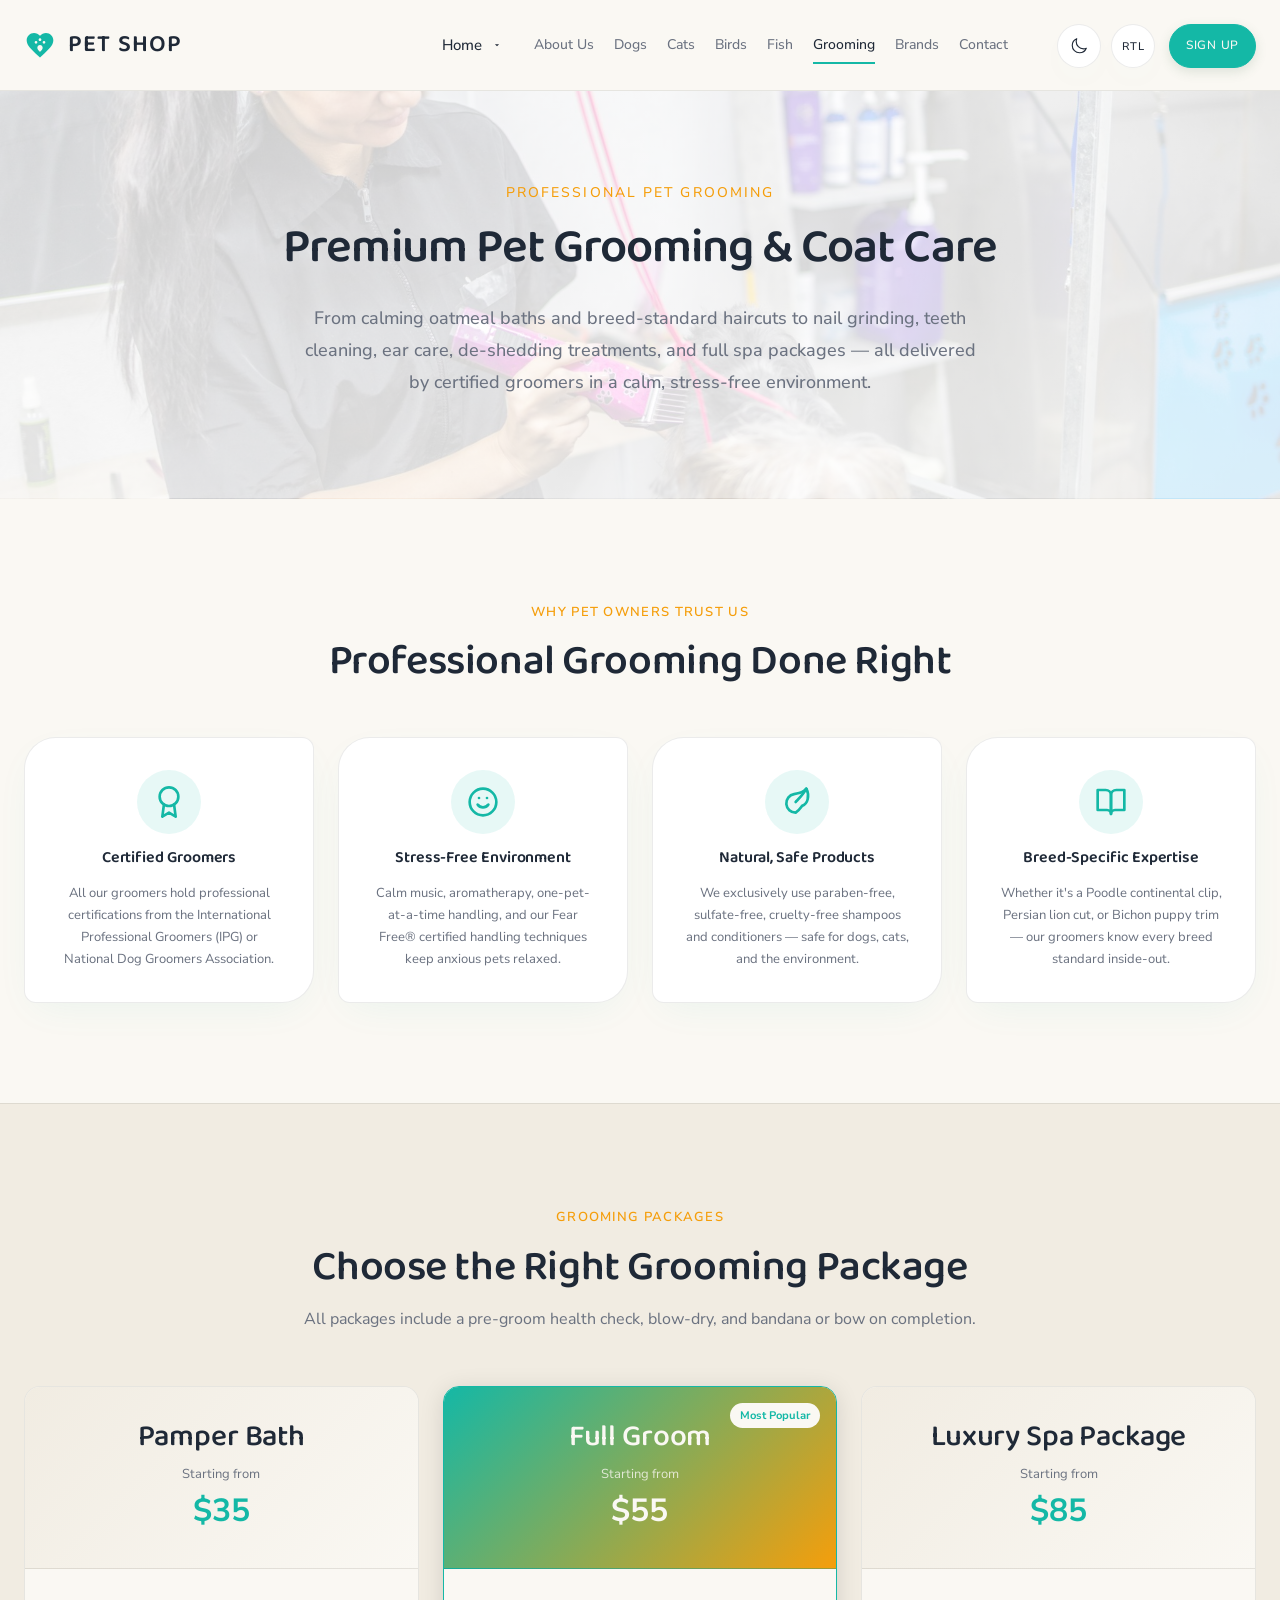
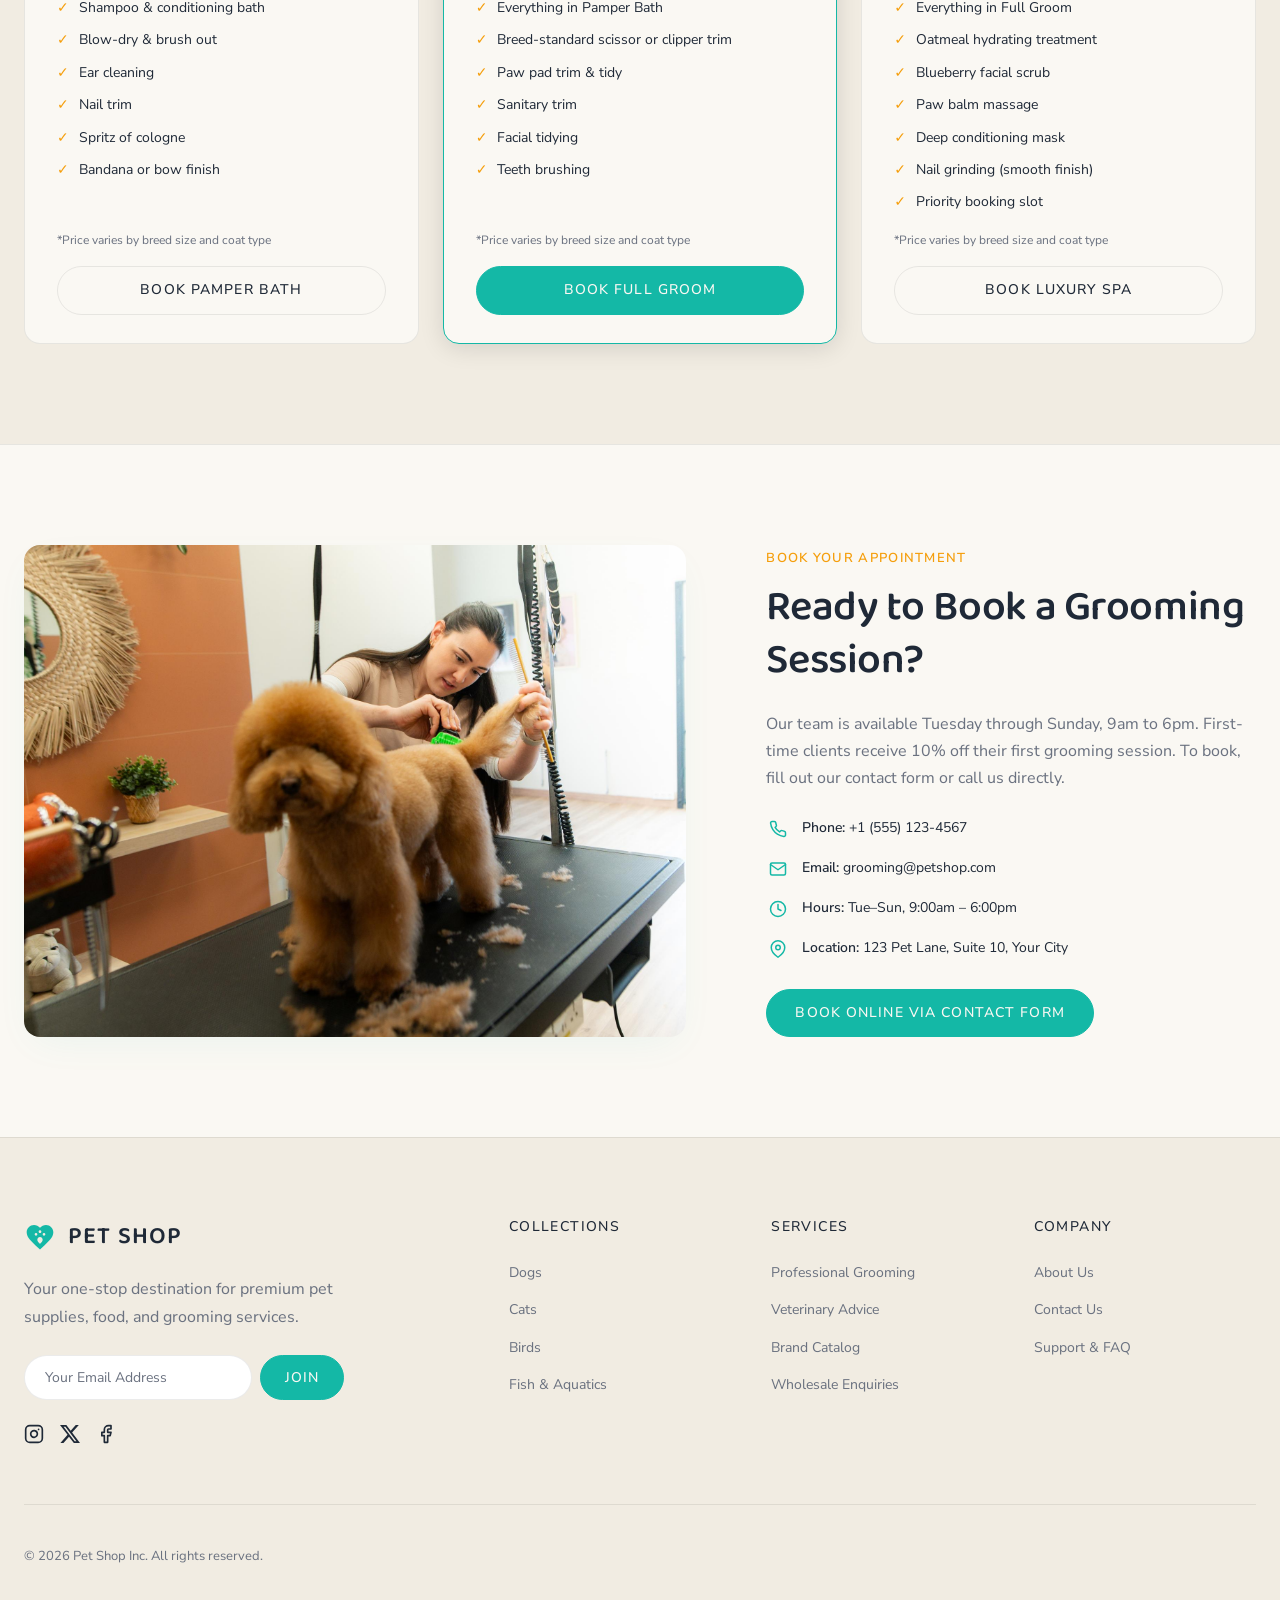
<file: grooming.html>
<!DOCTYPE html>
<html lang="en">

<head>
  <meta charset="UTF-8">
  <meta name="viewport" content="width=device-width, initial-scale=1.0">
  <title>Pet Shop | Grooming — Professional Pet Grooming Services</title>
  <meta name="description"
    content="Book professional dog and cat grooming services — baths, haircuts, nail trims, de-shedding treatments, teeth cleaning, ear care, and full grooming packages. Certified groomers, stress-free environment.">
  <link rel="stylesheet" href="css/style.css">
  <style>
    .story-hero {
      padding: 180px 0 100px;
      background-color: var(--bg-secondary);
      text-align: center;
    }

    .service-card {
      border-radius: 16px;
      border: 1px solid var(--border);
      background: var(--bg-primary);
      overflow: hidden;
      display: flex;
      flex-direction: column;
      transition: var(--transition);
    }

    .service-card:hover {
      transform: translateY(-6px);
      box-shadow: 0 20px 60px rgba(0, 0, 0, 0.12);
    }

    .service-card-head {
      padding: 32px;
      background: linear-gradient(135deg, var(--bg-secondary), var(--bg-primary));
      text-align: center;
      border-bottom: 1px solid var(--border);
    }

    .service-card-body {
      padding: 28px 32px;
      flex: 1;
      display: flex;
      flex-direction: column;
      gap: 16px;
    }

    .price-tag {
      font-size: 32px;
      font-weight: 700;
      color: var(--primary);
    }

    .price-from {
      font-size: 13px;
      color: var(--text-secondary);
    }

    .feature-list {
      list-style: none;
      padding: 0;
      display: flex;
      flex-direction: column;
      gap: 10px;
      margin: 0;
      flex-grow: 1;
    }

    .feature-list li {
      display: flex;
      gap: 10px;
      align-items: flex-start;
      font-size: 14px;
    }

    .feature-list li::before {
      content: "✓";
      color: var(--secondary);
      font-weight: 700;
      flex-shrink: 0;
    }

    .step-badge {
      width: 48px;
      height: 48px;
      border-radius: 50%;
      background: var(--primary);
      color: #FAF8F3;
      display: flex;
      align-items: center;
      justify-content: center;
      font-weight: 700;
      font-size: 18px;
      flex-shrink: 0;
    }

    .review-card {
      padding: 32px;
      border-radius: 16px;
      background: var(--bg-secondary);
      border: 1px solid var(--border);
      display: flex;
      flex-direction: column;
      gap: 12px;
    }

    .stars {
      color: #f4a261;
      font-size: 18px;
      letter-spacing: 2px;
    }

    .groomer-card {
      border-radius: 16px;
      border: 1px solid var(--border);
      overflow: hidden;
      text-align: center;
      transition: var(--transition);
    }

    .groomer-card:hover {
      transform: translateY(-4px);
      box-shadow: 0 12px 40px rgba(0, 0, 0, 0.1);
    }

    .faq-item {
      border-bottom: 1px solid var(--border);
    }

    .faq-header {
      display: flex;
      justify-content: space-between;
      align-items: center;
      padding: 20px 0;
      cursor: pointer;
      font-weight: 550;
      font-size: 15px;
    }

    .faq-icon {
      font-size: 22px;
      font-weight: 300;
      color: var(--secondary);
      transition: transform 0.3s;
      flex-shrink: 0;
    }

    .faq-content {
      display: none;
      padding-bottom: 20px;
      font-size: 14px;
      color: var(--text-secondary);
      line-height: 1.8;
    }

    .faq-item.open .faq-content {
      display: block;
    }

    .faq-item.open .faq-icon {
      transform: rotate(45deg);
    }
  </style>
  <link rel="icon" type="image/x-icon" href="assets/images/favicon.ico">
  <link rel="icon" type="image/png" sizes="32x32" href="assets/images/favicon-32x32.png">
  <link rel="icon" type="image/png" sizes="16x16" href="assets/images/favicon-16x16.png">
  <link rel="apple-touch-icon" sizes="180x180" href="assets/images/apple-touch-icon.png">
  <link rel="icon" type="image/svg+xml" href="assets/images/favicon.svg">
</head>

<body>

  <div class="theme-rtl-controls">
    <button class="theme-toggle" aria-label="Toggle Theme"></button>
    <button class="rtl-toggle" aria-label="Toggle Layout Direction">RTL</button>
    <a href="signup.html" class="signup-btn">Sign Up</a>
  </div>

  <!-- Header -->
  <header class="header">
    <div class="navbar">
      <div class="logo-container">
        <a href="index.html" class="logo-container">
          <div class="logo-icon"></div><span class="logo-text">PET SHOP</span>
        </a>
      </div>
      <nav class="nav-menu">
        <div class="nav-dropdown">
          <button class="nav-link dropdown-toggle" aria-expanded="false">Home <span class="caret"><svg
                xmlns="http://www.w3.org/2000/svg" width="10" height="10" viewBox="0 0 24 24" fill="currentColor"
                style="vertical-align:middle;margin-inline-start:4px;">
                <path d="M7 10l5 5 5-5z" />
              </svg></span></button>
          <div class="dropdown-menu">
            <a href="index.html" class="dropdown-item">Home 1 - Classic</a>
            <a href="home-2.html" class="dropdown-item">Home 2 - Store</a>
          </div>
        </div>
        <a href="about.html" class="nav-link">About Us</a>
        <a href="dogs.html" class="nav-link">Dogs</a>
        <a href="cats.html" class="nav-link">Cats</a>
        <a href="birds.html" class="nav-link">Birds</a>
        <a href="fish.html" class="nav-link">Fish</a>
        <a href="grooming.html" class="nav-link active">Grooming</a>
        <a href="brands.html" class="nav-link">Brands</a>
        <a href="contact.html" class="nav-link">Contact</a>
      </nav>
      <div class="nav-actions"><button class="hamburger"
          aria-label="Toggle Menu"><span></span><span></span><span></span></button></div>
    </div>
  </header>

  <div class="mobile-nav">
    <nav class="nav-menu">
      <span class="mobile-nav-heading"
        style="padding-inline: 16px; font-size: 11px; text-transform: uppercase; color: var(--text-secondary); font-weight: 550; display: block; margin-top: 10px; margin-bottom: 5px;">Home
        Options</span>
      <a href="index.html" class="nav-link" style="padding-inline-start: 24px;">Home 1 - Classic</a>
      <a href="home-2.html" class="nav-link" style="padding-inline-start: 24px;">Home 2 - Store</a>
      <a href="about.html" class="nav-link">About Us</a>
      <a href="dogs.html" class="nav-link">Dogs</a>
      <a href="cats.html" class="nav-link">Cats</a>
      <a href="birds.html" class="nav-link">Birds</a>
      <a href="fish.html" class="nav-link">Fish</a>
      <a href="grooming.html" class="nav-link active">Grooming</a>
      <a href="brands.html" class="nav-link">Brands</a>
      <a href="contact.html" class="nav-link">Contact</a>
    </nav>
  </div>

  <!-- Hero -->
  <section class="story-hero groom-bnr">
    <div class="container">
      <span
        style="font-size: 14px; font-weight: 480; text-transform: uppercase; color: var(--secondary); letter-spacing: 0.15em;">Professional
        Pet Grooming</span>
      <h1 style="margin-top: 12px; font-size: 48px;">Premium Pet Grooming &amp; Coat Care</h1>
      <p
        style="max-width: 680px; margin: 24px auto 0; color: var(--text-secondary); font-size: 18px; line-height: 1.8; font-weight: 480;">
        From calming oatmeal baths and breed-standard haircuts to nail grinding, teeth cleaning, ear care, de-shedding
        treatments, and full spa packages — all delivered by certified groomers in a calm, stress-free environment.</p>
    </div>
  </section>

  <!-- Why Choose Us -->
  <section class="section-padding">
    <div class="container">
      <div style="text-align: center; margin-bottom: 48px;">
        <span
          style="font-size: 13px; font-weight: 600; text-transform: uppercase; color: var(--secondary); letter-spacing: 0.1em;">Why
          Pet Owners Trust Us</span>
        <h2 style="margin-top: 12px;">Professional Grooming Done Right</h2>
      </div>
      <div style="display: grid; grid-template-columns: repeat(auto-fit, minmax(220px, 1fr)); gap: 24px;">
        <div class="product-card fade-in"
          style="padding: 32px; text-align: center; display: flex; flex-direction: column; align-items: center; gap: 14px;">
          <div
            style="display: flex; align-items: center; justify-content: center; flex-shrink: 0; width: 64px; height: 64px; border-radius: 50%; background: rgba(20, 184, 166, 0.1); color: var(--primary);">
            <svg xmlns="http://www.w3.org/2000/svg" width="32" height="32" viewBox="0 0 24 24" fill="none"
              stroke="currentColor" stroke-width="2" stroke-linecap="round" stroke-linejoin="round">
              <circle cx="12" cy="8" r="7" />
              <polyline points="8.21 13.89 7 23 12 20 17 23 15.79 13.88" />
            </svg>
          </div>
          <h3 style="font-size: 16px; font-weight: 600;">Certified Groomers</h3>
          <p style="font-size: 13px; color: var(--text-secondary); line-height: 1.7;">All our groomers hold professional
            certifications from the International Professional Groomers (IPG) or National Dog Groomers Association.</p>
        </div>
        <div class="product-card fade-in"
          style="padding: 32px; text-align: center; display: flex; flex-direction: column; align-items: center; gap: 14px;">
          <div
            style="display: flex; align-items: center; justify-content: center; flex-shrink: 0; width: 64px; height: 64px; border-radius: 50%; background: rgba(20, 184, 166, 0.1); color: var(--primary);">
            <svg xmlns="http://www.w3.org/2000/svg" width="32" height="32" viewBox="0 0 24 24" fill="none"
              stroke="currentColor" stroke-width="2" stroke-linecap="round" stroke-linejoin="round">
              <path d="M12 22c5.523 0 10-4.477 10-10S17.523 2 12 2 2 6.477 2 12s4.477 10 10 10z" />
              <path d="M8 14s1.5 2 4 2 4-2 4-2" />
              <line x1="9" y1="9" x2="9.01" y2="9" />
              <line x1="15" y1="9" x2="15.01" y2="9" />
            </svg>
          </div>
          <h3 style="font-size: 16px; font-weight: 600;">Stress-Free Environment</h3>
          <p style="font-size: 13px; color: var(--text-secondary); line-height: 1.7;">Calm music, aromatherapy,
            one-pet-at-a-time handling, and our Fear Free® certified handling techniques keep anxious pets relaxed.</p>
        </div>
        <div class="product-card fade-in"
          style="padding: 32px; text-align: center; display: flex; flex-direction: column; align-items: center; gap: 14px;">
          <div
            style="display: flex; align-items: center; justify-content: center; flex-shrink: 0; width: 64px; height: 64px; border-radius: 50%; background: rgba(20, 184, 166, 0.1); color: var(--primary);">
            <svg xmlns="http://www.w3.org/2000/svg" width="32" height="32" viewBox="0 0 24 24" fill="none"
              stroke="currentColor" stroke-width="2" stroke-linecap="round" stroke-linejoin="round">
              <path
                d="M11 20A7 7 0 0 1 9.8 6.1C15.5 5 17 4.48 19 2c1 2 2 3.5 1 8-.5 2.2-2 4.18-4.2 4.9C15 16 13.8 18 11 20z" />
              <path d="M19 2c-2.26 4.33-5.27 7.14-8 10" />
            </svg>
          </div>
          <h3 style="font-size: 16px; font-weight: 600;">Natural, Safe Products</h3>
          <p style="font-size: 13px; color: var(--text-secondary); line-height: 1.7;">We exclusively use paraben-free,
            sulfate-free, cruelty-free shampoos and conditioners — safe for dogs, cats, and the environment.</p>
        </div>
        <div class="product-card fade-in"
          style="padding: 32px; text-align: center; display: flex; flex-direction: column; align-items: center; gap: 14px;">
          <div
            style="display: flex; align-items: center; justify-content: center; flex-shrink: 0; width: 64px; height: 64px; border-radius: 50%; background: rgba(20, 184, 166, 0.1); color: var(--primary);">
            <svg xmlns="http://www.w3.org/2000/svg" width="32" height="32" viewBox="0 0 24 24" fill="none"
              stroke="currentColor" stroke-width="2" stroke-linecap="round" stroke-linejoin="round">
              <path d="M2 3h6a4 4 0 0 1 4 4v14a3 3 0 0 0-3-3H2z" />
              <path d="M22 3h-6a4 4 0 0 0-4 4v14a3 3 0 0 1 3-3h7z" />
            </svg>
          </div>
          <h3 style="font-size: 16px; font-weight: 600;">Breed-Specific Expertise</h3>
          <p style="font-size: 13px; color: var(--text-secondary); line-height: 1.7;">Whether it's a Poodle continental
            clip, Persian lion cut, or Bichon puppy trim — our groomers know every breed standard inside-out.</p>
        </div>
      </div>
    </div>
  </section>

  <!-- Service Packages -->
  <section class="section-padding" id="services"
    style="background-color: var(--bg-secondary); border-top: 1px solid var(--border);">
    <div class="container">
      <div style="text-align: center; margin-bottom: 52px;">
        <span
          style="font-size: 13px; font-weight: 600; text-transform: uppercase; color: var(--secondary); letter-spacing: 0.1em;">Grooming
          Packages</span>
        <h2 style="margin-top: 12px;">Choose the Right Grooming Package</h2>
        <p style="color: var(--text-secondary); margin-top: 12px;">All packages include a pre-groom health check,
          blow-dry, and bandana or bow on completion.</p>
      </div>
      <div style="display: grid; grid-template-columns: repeat(auto-fit, minmax(280px, 1fr)); gap: 24px;">

        <!-- Basic -->
        <div class="service-card fade-in">
          <div class="service-card-head">
            <h3 style="margin-bottom: 8px;">Pamper Bath</h3>
            <div class="price-from">Starting from</div>
            <div class="price-tag">$35</div>
          </div>
          <div class="service-card-body">
            <ul class="feature-list">
              <li>Shampoo &amp; conditioning bath</li>
              <li>Blow-dry &amp; brush out</li>
              <li>Ear cleaning</li>
              <li>Nail trim</li>
              <li>Spritz of cologne</li>
              <li>Bandana or bow finish</li>
            </ul>
            <p style="font-size: 12px; color: var(--text-secondary);">*Price varies by breed size and coat type</p>
            <a href="#booking" class="btn btn-secondary" style="text-align: center;">Book Pamper Bath</a>
          </div>
        </div>

        <!-- Standard -->
        <div class="service-card fade-in"
          style="border-color: var(--primary); box-shadow: 0 4px 24px rgba(0,0,0,0.12);">
          <div class="service-card-head"
            style="background: linear-gradient(135deg, var(--primary), var(--secondary)); position: relative;">
            <div
              style="position: absolute; top: 16px; right: 16px; background: #FAF8F3; color: var(--primary); font-size: 11px; font-weight: 700; padding: 4px 10px; border-radius: 20px;">
              Most Popular</div>
            <h3 style="margin-bottom: 8px; color: #FAF8F3;">Full Groom</h3>
            <div class="price-from" style="color: rgba(250,248,243,0.8);">Starting from</div>
            <div class="price-tag" style="color: #FAF8F3;">$55</div>
          </div>
          <div class="service-card-body">
            <ul class="feature-list">
              <li>Everything in Pamper Bath</li>
              <li>Breed-standard scissor or clipper trim</li>
              <li>Paw pad trim &amp; tidy</li>
              <li>Sanitary trim</li>
              <li>Facial tidying</li>
              <li>Teeth brushing</li>
            </ul>
            <p style="font-size: 12px; color: var(--text-secondary);">*Price varies by breed size and coat type</p>
            <a href="#booking" class="btn btn-primary" style="text-align: center;">Book Full Groom</a>
          </div>
        </div>

        <!-- Premium Spa -->
        <div class="service-card fade-in">
          <div class="service-card-head">
            <h3 style="margin-bottom: 8px;">Luxury Spa Package</h3>
            <div class="price-from">Starting from</div>
            <div class="price-tag">$85</div>
          </div>
          <div class="service-card-body">
            <ul class="feature-list">
              <li>Everything in Full Groom</li>
              <li>Oatmeal hydrating treatment</li>
              <li>Blueberry facial scrub</li>
              <li>Paw balm massage</li>
              <li>Deep conditioning mask</li>
              <li>Nail grinding (smooth finish)</li>
              <li>Priority booking slot</li>
            </ul>
            <p style="font-size: 12px; color: var(--text-secondary);">*Price varies by breed size and coat type</p>
            <a href="#booking" class="btn btn-secondary" style="text-align: center;">Book Luxury Spa</a>
          </div>
        </div>

      </div>

  </section>

  <!-- Booking CTA -->
  <section class="section-padding" id="booking" style="border-top: 1px solid var(--border);">
    <div class="container">
      <div class="editorial-grid">
        <div class="visual-pane fade-in">
          <img src="assets/images/book.jpg" alt="Professional groomer styling a fluffy dog">
        </div>
        <div class="fade-in" style="text-align: start;">
          <span
            style="font-size: 13px; font-weight: 600; text-transform: uppercase; color: var(--secondary); letter-spacing: 0.1em;">Book
            Your Appointment</span>
          <h2 style="margin-top: 12px; margin-bottom: 24px;">Ready to Book a Grooming Session?</h2>
          <p style="margin-bottom: 24px;">Our team is available Tuesday through Sunday, 9am to 6pm. First-time clients
            receive 10% off their first grooming session. To book, fill out our contact form or call us directly.</p>
          <div style="display: flex; flex-direction: column; gap: 16px; margin-bottom: 28px;">
            <div style="display: flex; gap: 12px; align-items: center; font-size: 14px;">
              <span class="icon"
                style="color: var(--primary); display: flex; align-items: center; justify-content: center; width: 24px; height: 24px;">
                <svg xmlns="http://www.w3.org/2000/svg" width="18" height="18" viewBox="0 0 24 24" fill="none"
                  stroke="currentColor" stroke-width="2" stroke-linecap="round" stroke-linejoin="round">
                  <path
                    d="M22 16.92v3a2 2 0 0 1-2.18 2 19.79 19.79 0 0 1-8.63-3.07 19.5 19.5 0 0 1-6-6 19.79 19.79 0 0 1-3.07-8.67A2 2 0 0 1 4.11 2h3a2 2 0 0 1 2 1.72 12.84 12.84 0 0 0 .7 2.81 2 2 0 0 1-.45 2.11L8.09 9.91a16 16 0 0 0 6 6l1.27-1.27a2 2 0 0 1 2.11-.45 12.84 12.84 0 0 0 2.81.7A2 2 0 0 1 22 16.92z" />
                </svg>
              </span>
              <div><strong>Phone:</strong> +1 (555) 123-4567</div>
            </div>
            <div style="display: flex; gap: 12px; align-items: center; font-size: 14px;">
              <span class="icon"
                style="color: var(--primary); display: flex; align-items: center; justify-content: center; width: 24px; height: 24px;">
                <svg xmlns="http://www.w3.org/2000/svg" width="18" height="18" viewBox="0 0 24 24" fill="none"
                  stroke="currentColor" stroke-width="2" stroke-linecap="round" stroke-linejoin="round">
                  <path d="M4 4h16c1.1 0 2 .9 2 2v12c0 1.1-.9 2-2 2H4c-1.1 0-2-.9-2-2V6c0-1.1.9-2 2-2z" />
                  <polyline points="22,6 12,13 2,6" />
                </svg>
              </span>
              <div><strong>Email:</strong> grooming@petshop.com</div>
            </div>
            <div style="display: flex; gap: 12px; align-items: center; font-size: 14px;">
              <span class="icon"
                style="color: var(--primary); display: flex; align-items: center; justify-content: center; width: 24px; height: 24px;">
                <svg xmlns="http://www.w3.org/2000/svg" width="18" height="18" viewBox="0 0 24 24" fill="none"
                  stroke="currentColor" stroke-width="2" stroke-linecap="round" stroke-linejoin="round">
                  <circle cx="12" cy="12" r="10" />
                  <polyline points="12 6 12 12 16 14" />
                </svg>
              </span>
              <div><strong>Hours:</strong> Tue–Sun, 9:00am – 6:00pm</div>
            </div>
            <div style="display: flex; gap: 12px; align-items: center; font-size: 14px;">
              <span class="icon"
                style="color: var(--primary); display: flex; align-items: center; justify-content: center; width: 24px; height: 24px;">
                <svg xmlns="http://www.w3.org/2000/svg" width="18" height="18" viewBox="0 0 24 24" fill="none"
                  stroke="currentColor" stroke-width="2" stroke-linecap="round" stroke-linejoin="round">
                  <path d="M21 10c0 7-9 13-9 13s-9-6-9-13a9 9 0 0 1 18 0z" />
                  <circle cx="12" cy="10" r="3" />
                </svg>
              </span>
              <div><strong>Location:</strong> 123 Pet Lane, Suite 10, Your City</div>
            </div>
          </div>
          <a href="contact.html" class="btn btn-primary">Book Online via Contact Form</a>
        </div>
      </div>
    </div>
  </section>

  <!-- Footer -->
  <footer class="footer">
    <div class="container">
      <div class="footer-grid">
        <div class="footer-column">
          <a href="index.html" class="logo-container" style="margin-bottom: 20px; text-decoration: none;">
            <div class="logo-icon"></div><span class="logo-text">PET SHOP</span>
          </a>
          <p style="margin-bottom: 24px; max-width: 320px;">Your one-stop destination for premium pet supplies, food,
            and grooming services.</p>
          <form style="display: flex; gap: 8px; max-width: 320px;"
            onsubmit="event.preventDefault(); alert('Thank you for subscribing to Pet Shop!');">
            <input type="email" placeholder="Your Email Address" class="form-control"
              style="border-radius: 40px; padding: 12px 20px;" required>
            <button type="submit" class="btn btn-primary" style="padding: 12px 24px;">Join</button>
          </form>
          <div class="footer-social-links" style="display: flex; gap: 16px; margin-top: 24px;">
            <a href="#" class="social-icon-hover" style="color: var(--text-primary);" aria-label="Instagram">
              <svg style="width: 20px; height: 20px;" viewBox="0 0 24 24" fill="none" stroke="currentColor"
                stroke-width="2" stroke-linecap="round" stroke-linejoin="round">
                <rect x="2" y="2" width="20" height="20" rx="5" ry="5"></rect>
                <path d="M16 11.37A4 4 0 1 1 12.63 8 4 4 0 0 1 16 11.37z"></path>
                <line x1="17.5" y1="6.5" x2="17.51" y2="6.5"></line>
              </svg>
            </a>
            <a href="#" class="social-icon-hover" style="color: var(--text-primary);" aria-label="X (formerly Twitter)">
              <svg style="width: 20px; height: 20px;" viewBox="0 0 24 24" fill="currentColor">
                <path
                  d="M18.901 1.153h3.68l-8.04 9.19L24 22.846h-7.406l-5.8-7.584-6.638 7.584H.474l8.6-9.83L0 1.154h7.594l5.243 6.932ZM17.61 20.644h2.039L6.486 3.24H4.298Z" />
              </svg>
            </a>
            <a href="#" class="social-icon-hover" style="color: var(--text-primary);" aria-label="Facebook">
              <svg style="width: 20px; height: 20px;" viewBox="0 0 24 24" fill="none" stroke="currentColor"
                stroke-width="2" stroke-linecap="round" stroke-linejoin="round">
                <path d="M18 2h-3a5 5 0 0 0-5 5v3H7v4h3v8h4v-8h3l1-4h-4V7a1 1 0 0 1 1-1h3z"></path>
              </svg>
            </a>
          </div>
        </div>
        <div class="footer-column">
          <h5>Collections</h5>
          <ul class="footer-links">
            <li><a href="dogs.html">Dogs</a></li>
            <li><a href="cats.html">Cats</a></li>
            <li><a href="birds.html">Birds</a></li>
            <li><a href="fish.html">Fish &amp; Aquatics</a></li>
          </ul>
        </div>
        <div class="footer-column">
          <h5>Services</h5>
          <ul class="footer-links">
            <li><a href="grooming.html">Professional Grooming</a></li>
            <li><a href="contact.html">Veterinary Advice</a></li>
            <li><a href="brands.html">Brand Catalog</a></li>
            <li><a href="contact.html">Wholesale Enquiries</a></li>
          </ul>
        </div>
        <div class="footer-column">
          <h5>Company</h5>
          <ul class="footer-links">
            <li><a href="about.html">About Us</a></li>
            <li><a href="contact.html">Contact Us</a></li>
            <li><a href="contact.html">Support &amp; FAQ</a></li>
          </ul>
        </div>
      </div>
      <div class="footer-bottom">
        <p style="font-size: 13px;">&copy; 2026 Pet Shop Inc. All rights reserved.</p>
      </div>
    </div>
  </footer>

  <script src="js/main.js"></script>
  <script>
    document.querySelectorAll('.faq-header').forEach(h => {
      h.addEventListener('click', () => {
        const item = h.parentElement;
        const wasOpen = item.classList.contains('open');
        document.querySelectorAll('.faq-item').forEach(i => i.classList.remove('open'));
        if (!wasOpen) item.classList.add('open');
      });
    });
  </script>
</body>

</html>
</file>
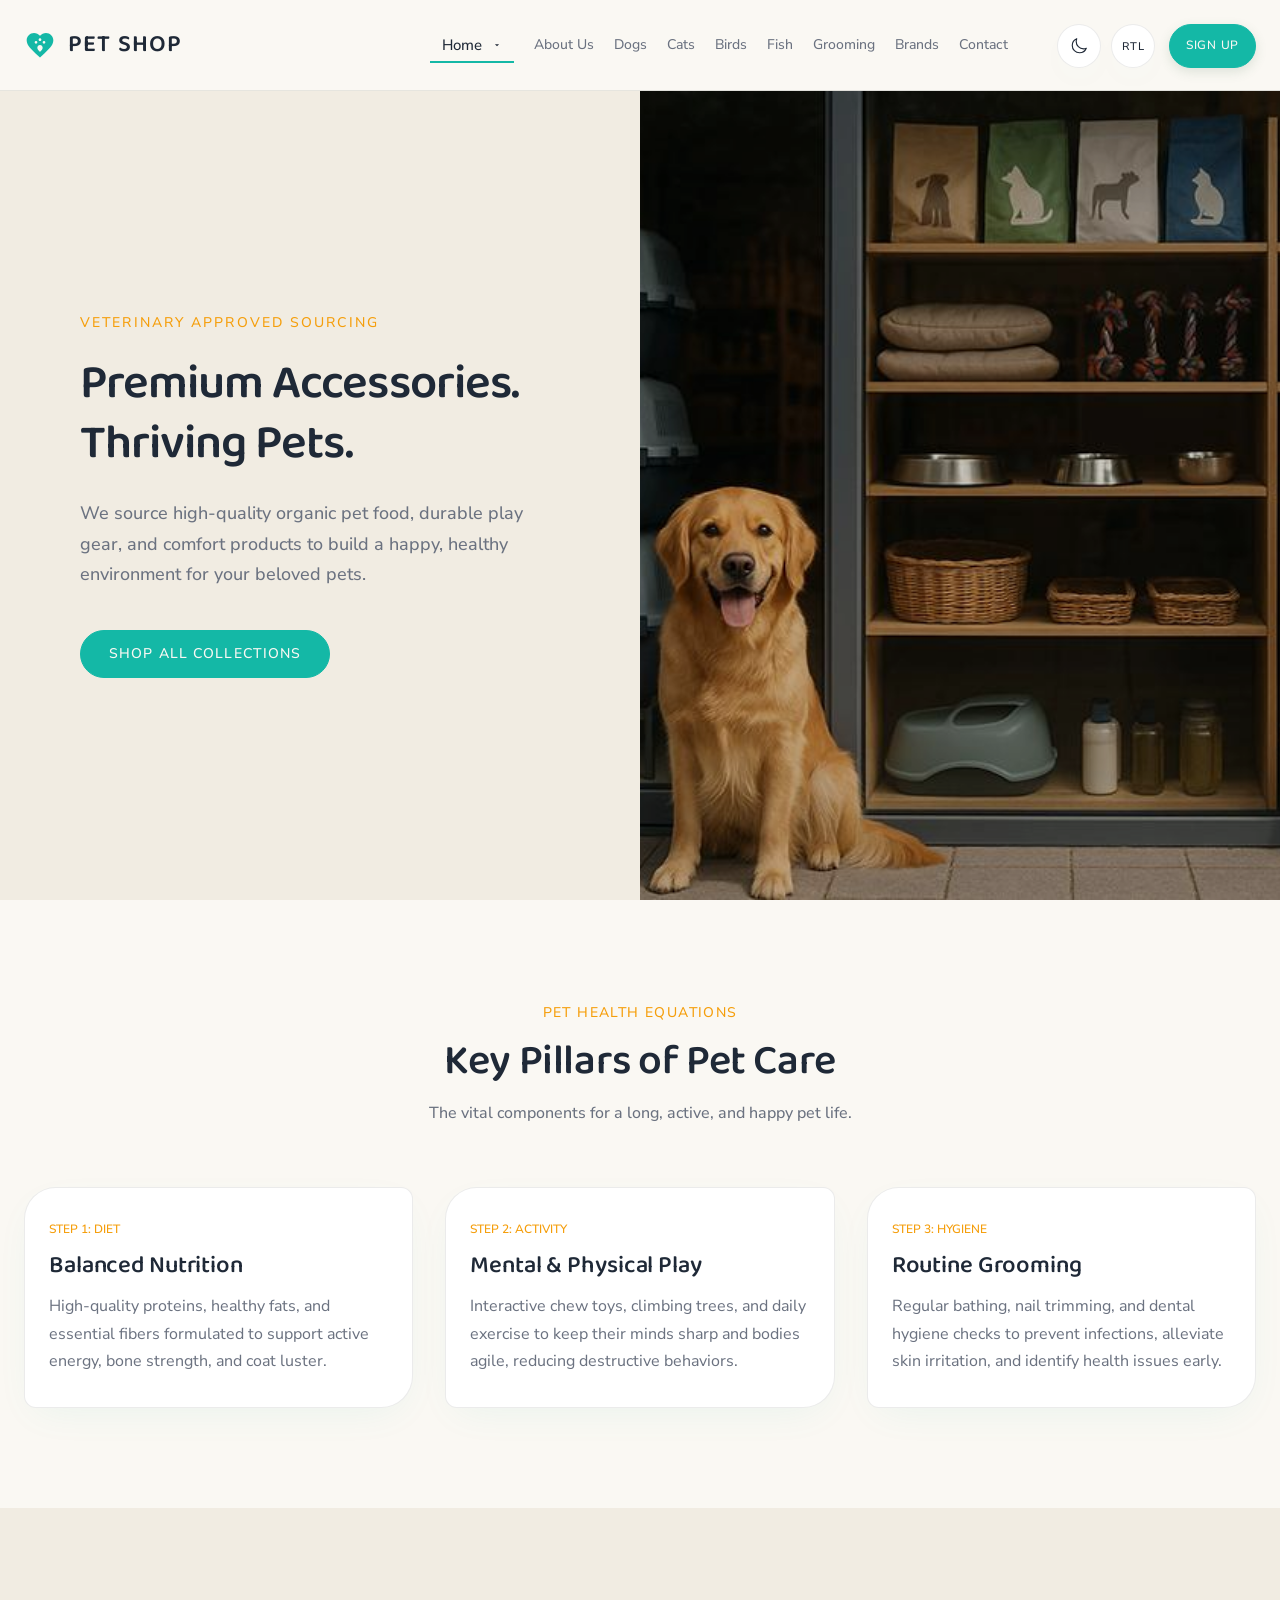
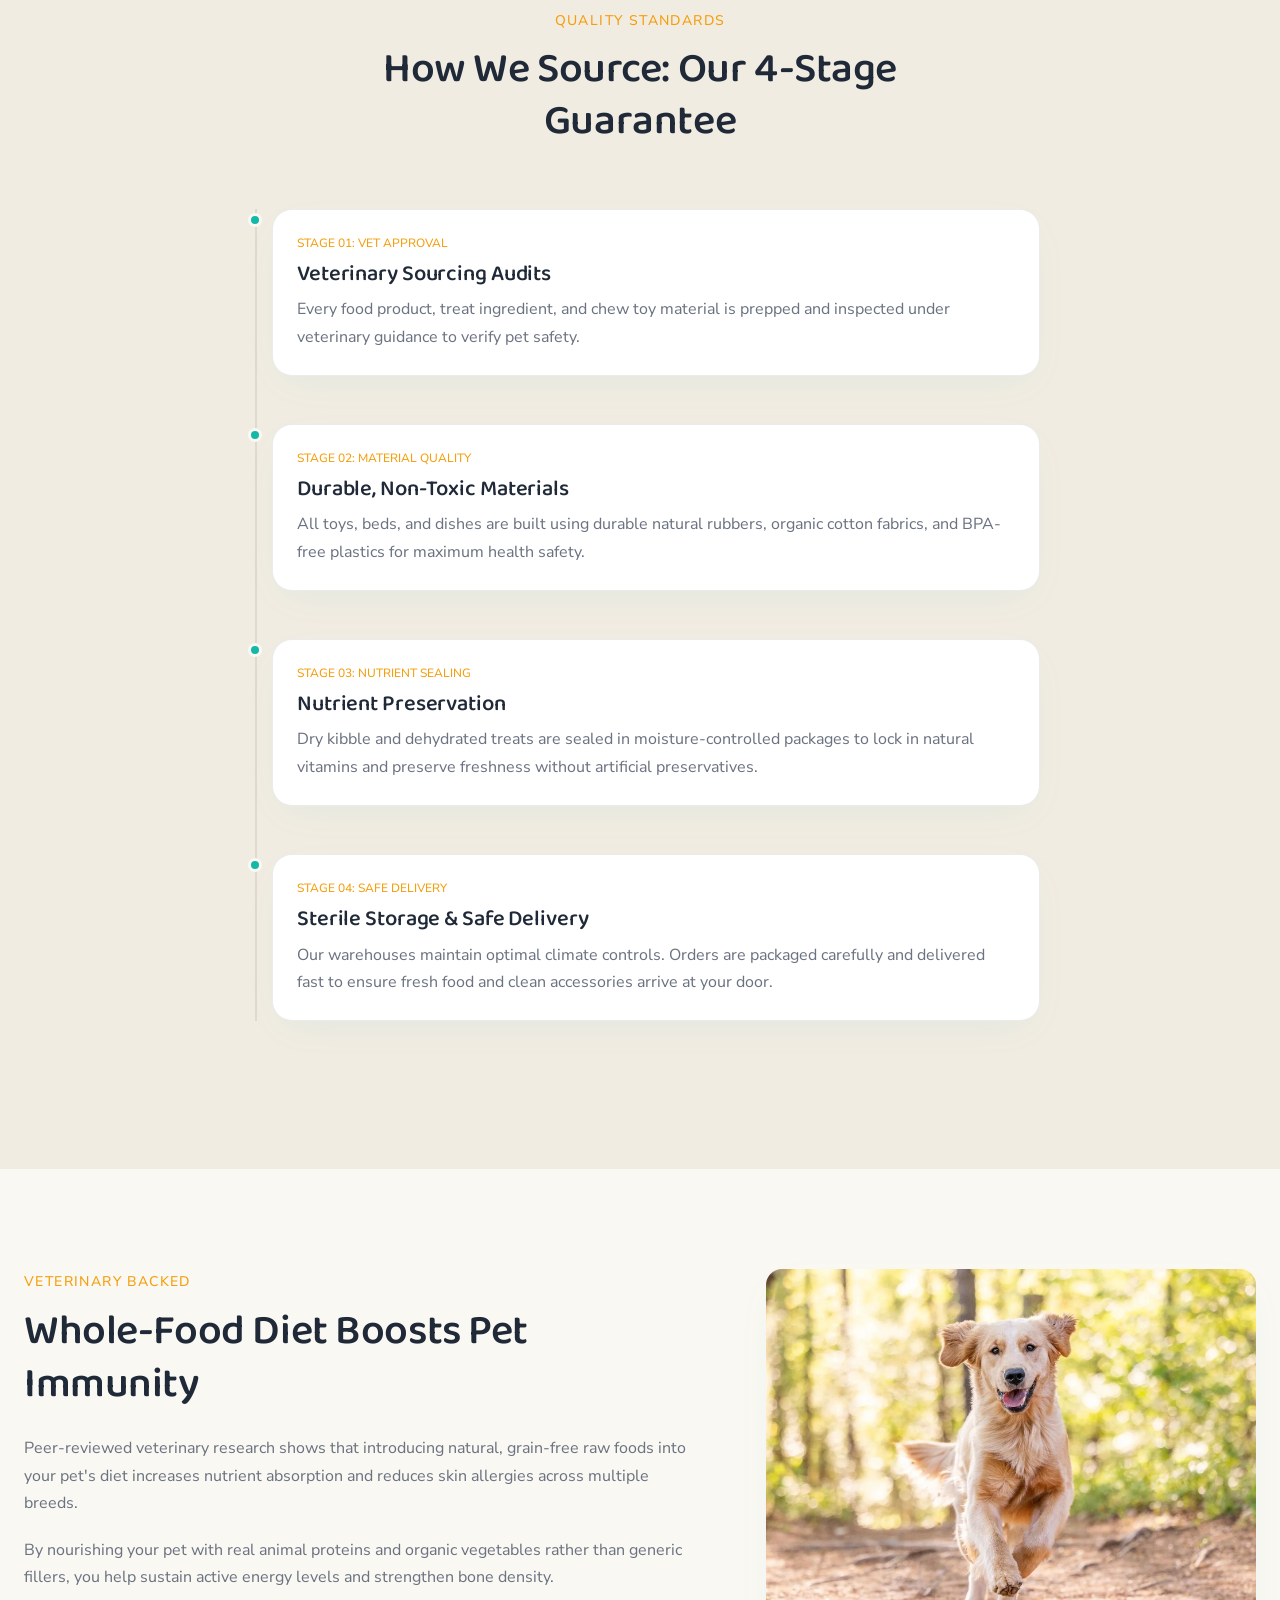
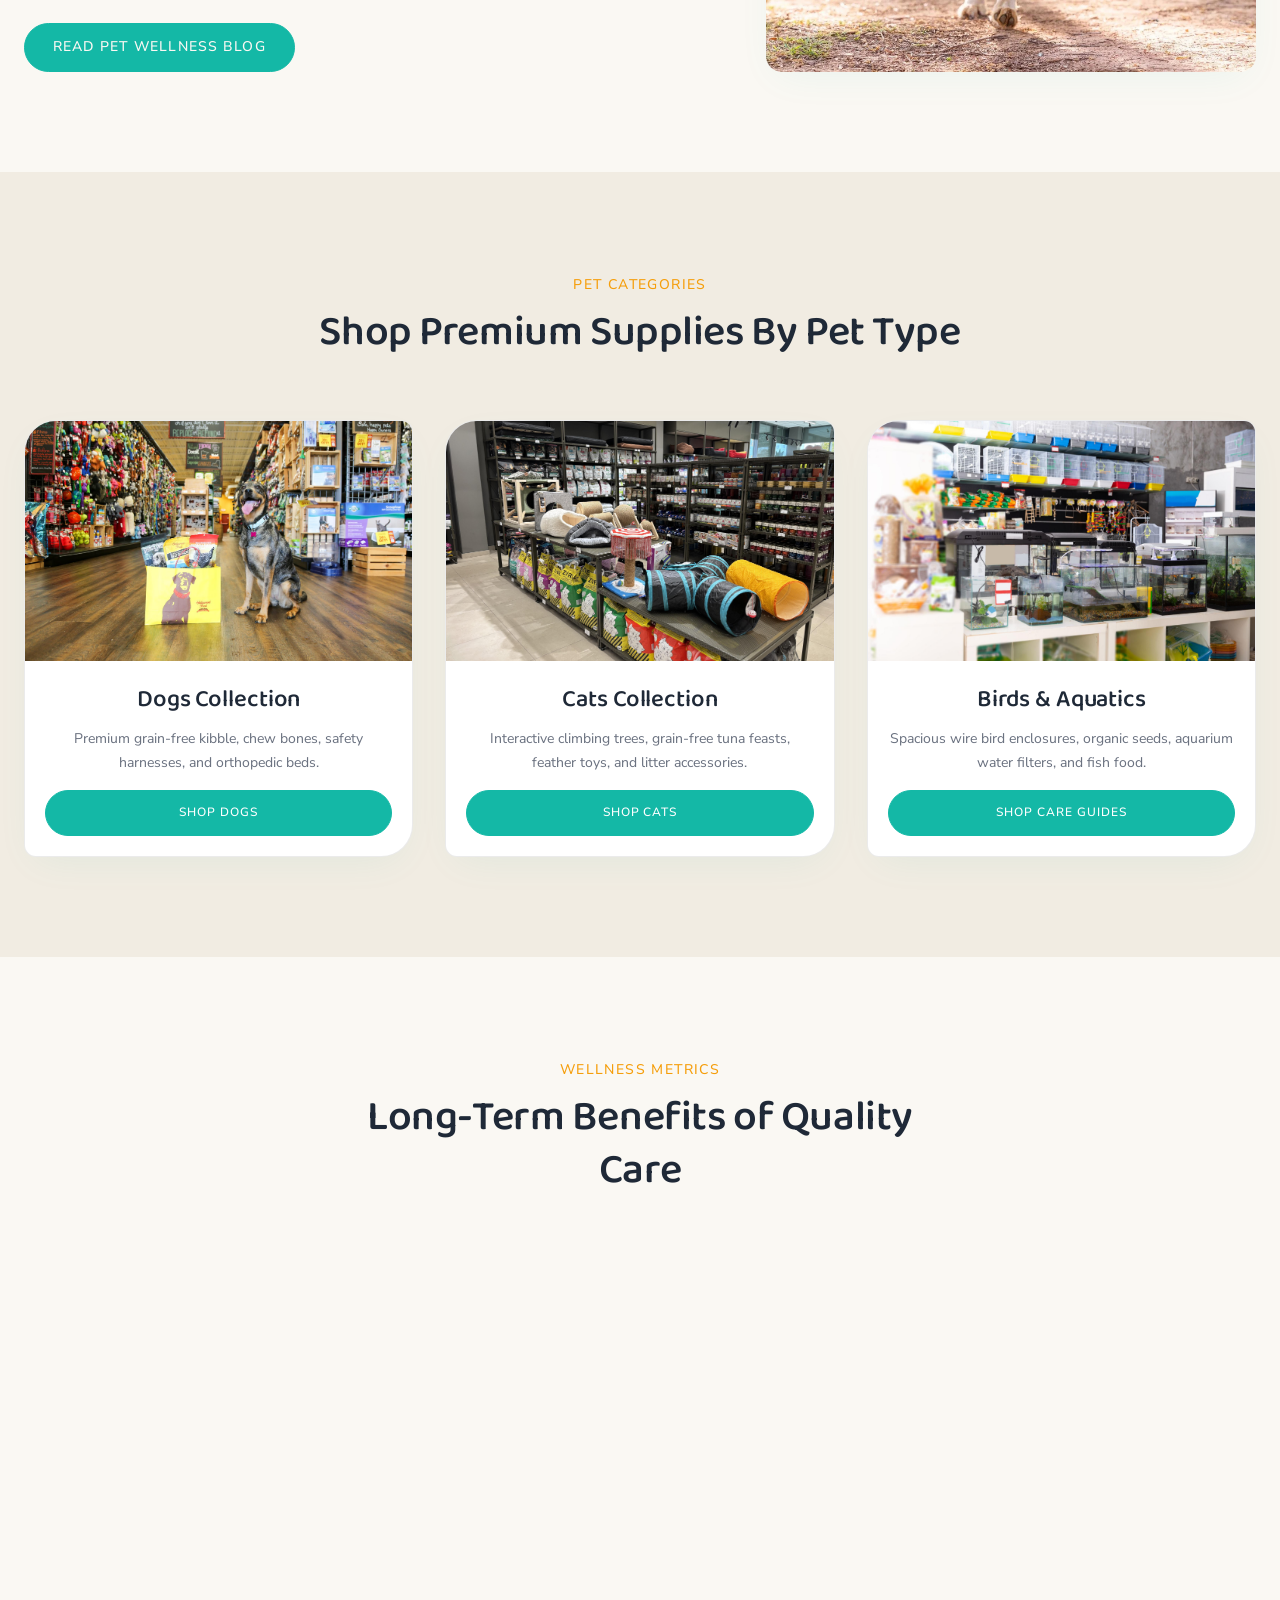
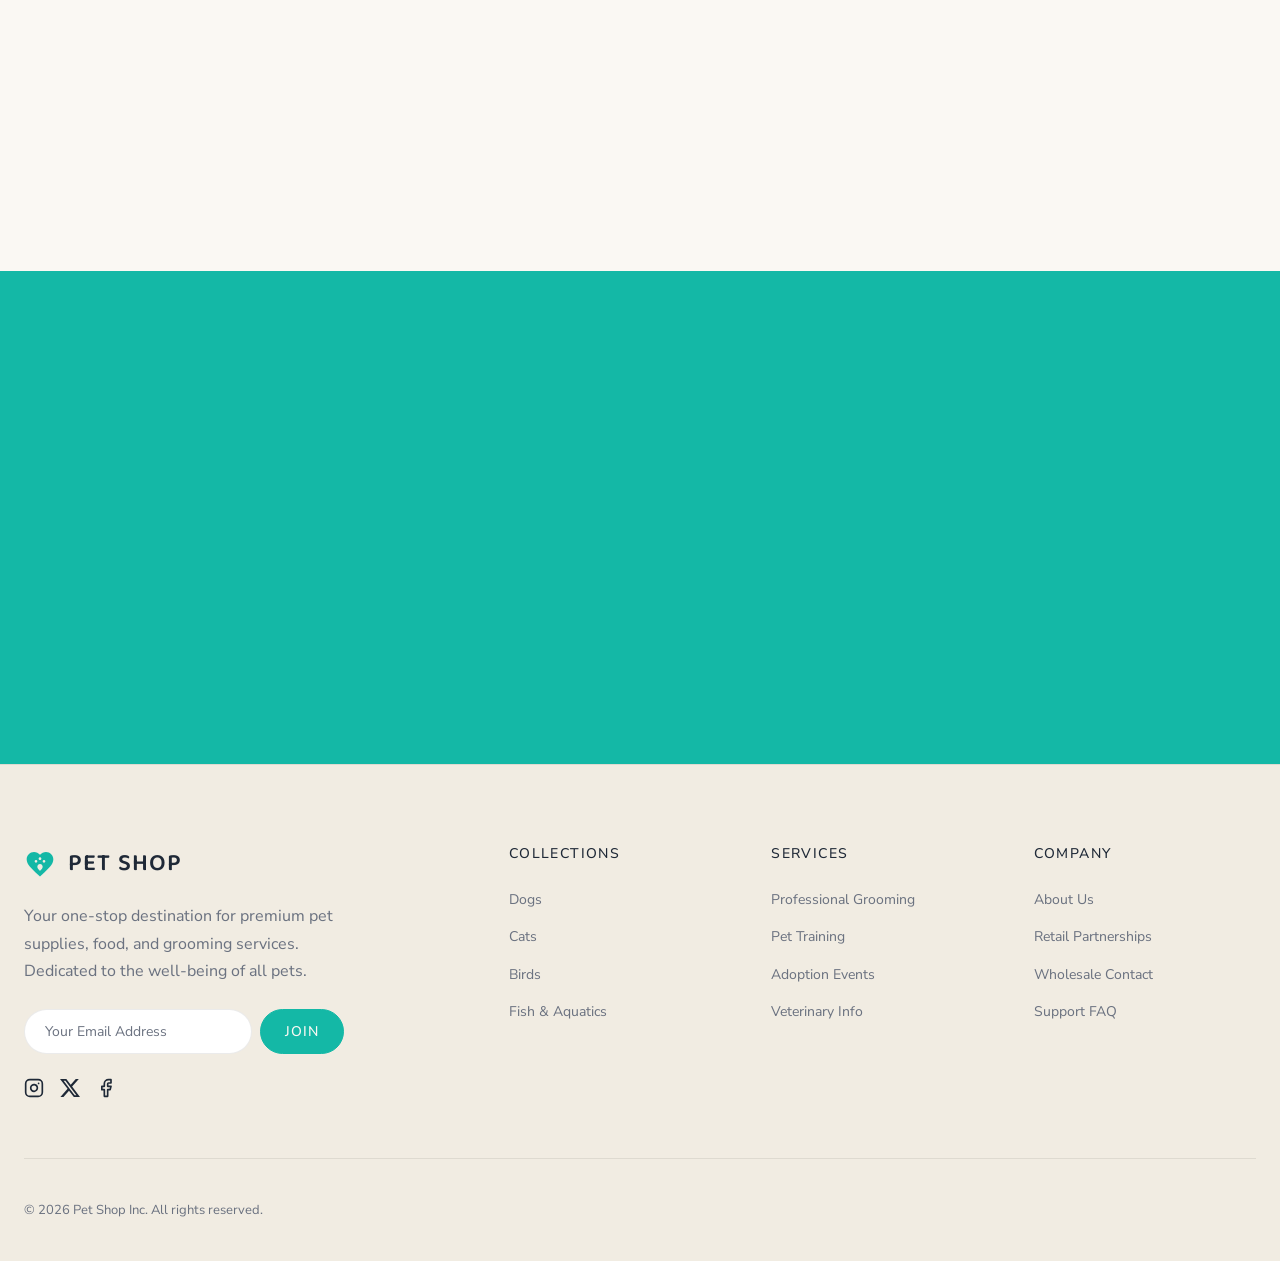
<file: home-2.html>
<!DOCTYPE html>
<html lang="en">

<head>
  <meta charset="UTF-8">
  <meta name="viewport" content="width=device-width, initial-scale=1.0">
  <title>Pet Shop | Premium Supplies & Pet Wellness Store</title>
  <meta name="description"
    content="Explore Pet Shop's premium accessories, organic food plans, and expert health guides to keep your dogs, cats, birds, and fish healthy and active.">
  <link rel="stylesheet" href="css/style.css">
  <link rel="icon" type="image/x-icon" href="assets/images/favicon.ico">
  <link rel="icon" type="image/png" sizes="32x32" href="assets/images/favicon-32x32.png">
  <link rel="icon" type="image/png" sizes="16x16" href="assets/images/favicon-16x16.png">
  <link rel="apple-touch-icon" sizes="180x180" href="assets/images/apple-touch-icon.png">
  <link rel="icon" type="image/svg+xml" href="assets/images/favicon.svg">
</head>

<body>

  <!-- Floating Theme and RTL Controls Wrapper -->
  <div class="theme-rtl-controls">
    <button class="theme-toggle" aria-label="Toggle Theme"></button>
    <button class="rtl-toggle" aria-label="Toggle Layout Direction">RTL</button>
    <a href="signup.html" class="signup-btn">Sign Up</a>
  </div>

  <!-- Header -->
  <header class="header">
    <div class="navbar">
      <div class="logo-container">
        <a href="index.html" class="logo-container">
          <div class="logo-icon"></div>
          <span class="logo-text">PET SHOP</span>
        </a>
      </div>

      <nav class="nav-menu">
        <div class="nav-dropdown">
          <button class="nav-link dropdown-toggle active" aria-expanded="false">
            Home <span class="caret"><svg xmlns="http://www.w3.org/2000/svg" width="10" height="10" viewBox="0 0 24 24"
                fill="currentColor" style="vertical-align:middle;margin-inline-start:4px;">
                <path d="M7 10l5 5 5-5z" />
              </svg></span>
          </button>
          <div class="dropdown-menu">
            <a href="index.html" class="dropdown-item">Home 1 - Classic</a>
            <a href="home-2.html" class="dropdown-item active">Home 2 - Store</a>
          </div>
        </div>
        <a href="about.html" class="nav-link">About Us</a>
        <a href="dogs.html" class="nav-link">Dogs</a>
        <a href="cats.html" class="nav-link">Cats</a>
        <a href="birds.html" class="nav-link">Birds</a>
        <a href="fish.html" class="nav-link">Fish</a>
        <a href="grooming.html" class="nav-link">Grooming</a>
        <a href="brands.html" class="nav-link">Brands</a>
        <a href="contact.html" class="nav-link">Contact</a>
      </nav>

      <div class="nav-actions">
        <button class="hamburger" aria-label="Toggle Menu">
          <span></span>
          <span></span>
          <span></span>
        </button>
      </div>
    </div>
  </header>

  <!-- Mobile Drawer -->
  <div class="mobile-nav">
    <nav class="nav-menu">
      <span class="mobile-nav-heading"
        style="padding-inline: 16px; font-size: 11px; text-transform: uppercase; color: var(--text-secondary); font-weight: 550; display: block; margin-top: 10px; margin-bottom: 5px;">Home
        Options</span>
      <a href="index.html" class="nav-link" style="padding-inline-start: 24px;">Home 1 - Classic</a>
      <a href="home-2.html" class="nav-link active" style="padding-inline-start: 24px;">Home 2 - Store</a>
      <a href="about.html" class="nav-link">About Us</a>
      <a href="dogs.html" class="nav-link">Dogs</a>
      <a href="cats.html" class="nav-link">Cats</a>
      <a href="birds.html" class="nav-link">Birds</a>
      <a href="fish.html" class="nav-link">Fish</a>
      <a href="grooming.html" class="nav-link">Grooming</a>
      <a href="brands.html" class="nav-link">Brands</a>
      <a href="contact.html" class="nav-link">Contact</a>
    </nav>
  </div>

  <!-- Split Hero Section -->
  <section class="hero-science">
    <div class="science-hero-left">
      <span
        style="font-size: 14px; font-weight: 480; text-transform: uppercase; color: var(--secondary); letter-spacing: 0.15em; margin-bottom: 20px; display: inline-block;">Veterinary
        Approved Sourcing</span>
      <h1 style="margin-bottom: 24px; font-size: 48px;">Premium Accessories. Thriving Pets.</h1>
      <p
        style="font-size: 18px; color: var(--text-secondary); margin-bottom: 40px; max-width: 520px; font-weight: 480;">
        We source high-quality organic pet food, durable play gear, and comfort products to build a happy, healthy
        environment for your beloved pets.</p>
      <div style="display: flex; gap: 16px; flex-wrap: wrap;">
        <a href="dogs.html" class="btn btn-primary">Shop All Collections</a>
      </div>
    </div>
    <div class="science-hero-right">
      <img class="science-hero-right-img" src="assets/images/home2-hero.jpg"
        alt="Microbiome research and microscopic probiotic cell populations">
    </div>
  </section>

  <!-- Pet Care Education -->
  <section class="section-padding">
    <div class="container">
      <div style="text-align: center; max-width: 600px; margin: 0 auto 60px;" class="fade-in">
        <span
          style="font-size: 14px; font-weight: 480; text-transform: uppercase; color: var(--secondary); letter-spacing: 0.1em;">Pet
          Health Equations</span>
        <h2 style="margin-top: 10px;">Key Pillars of Pet Care</h2>
        <p style="margin-top: 12px; font-weight: 480; color: var(--text-secondary);">The vital components for a long,
          active, and happy pet life.</p>
      </div>

      <div class="benefits-grid">
        <div class="benefit-card fade-in" style="padding: 32px 24px;">
          <div
            style="font-size: 12px; font-weight: 550; text-transform: uppercase; color: var(--secondary); margin-bottom: 12px;">
            Step 1: Diet</div>
          <h3 class="benefit-title">Balanced Nutrition</h3>
          <p>High-quality proteins, healthy fats, and essential fibers formulated to support active energy, bone
            strength, and coat luster.</p>
        </div>
        <div class="benefit-card fade-in" style="padding: 32px 24px;">
          <div
            style="font-size: 12px; font-weight: 550; text-transform: uppercase; color: var(--secondary); margin-bottom: 12px;">
            Step 2: Activity</div>
          <h3 class="benefit-title">Mental &amp; Physical Play</h3>
          <p>Interactive chew toys, climbing trees, and daily exercise to keep their minds sharp and bodies agile,
            reducing destructive behaviors.</p>
        </div>
        <div class="benefit-card fade-in" style="padding: 32px 24px;">
          <div
            style="font-size: 12px; font-weight: 550; text-transform: uppercase; color: var(--secondary); margin-bottom: 12px;">
            Step 3: Hygiene</div>
          <h3 class="benefit-title">Routine Grooming</h3>
          <p>Regular bathing, nail trimming, and dental hygiene checks to prevent infections, alleviate skin irritation,
            and identify health issues early.</p>
        </div>
      </div>
    </div>
  </section>

  <!-- Our Guarantee Timeline -->
  <section class="section-padding" style="background-color: var(--bg-secondary);">
    <div class="container">
      <div style="text-align: center; max-width: 600px; margin: 0 auto 60px;" class="fade-in">
        <span
          style="font-size: 14px; font-weight: 480; text-transform: uppercase; color: var(--secondary); letter-spacing: 0.1em;">Quality
          Standards</span>
        <h2 style="margin-top: 10px;">How We Source: Our 4-Stage Guarantee</h2>
      </div>

      <div class="timeline">
        <!-- Step 1 -->
        <div class="timeline-item fade-in">
          <div class="timeline-dot"></div>
          <div class="timeline-content">
            <span class="timeline-step">Stage 01: Vet Approval</span>
            <h3 style="margin: 8px 0; font-size: 22px; font-weight: 540;">Veterinary Sourcing Audits</h3>
            <p>Every food product, treat ingredient, and chew toy material is prepped and inspected under veterinary
              guidance to verify pet safety.</p>
          </div>
        </div>

        <!-- Step 2 -->
        <div class="timeline-item fade-in">
          <div class="timeline-dot"></div>
          <div class="timeline-content">
            <span class="timeline-step">Stage 02: Material Quality</span>
            <h3 style="margin: 8px 0; font-size: 22px; font-weight: 540;">Durable, Non-Toxic Materials</h3>
            <p>All toys, beds, and dishes are built using durable natural rubbers, organic cotton fabrics, and BPA-free
              plastics for maximum health safety.</p>
          </div>
        </div>

        <!-- Step 3 -->
        <div class="timeline-item fade-in">
          <div class="timeline-dot"></div>
          <div class="timeline-content">
            <span class="timeline-step">Stage 03: Nutrient Sealing</span>
            <h3 style="margin: 8px 0; font-size: 22px; font-weight: 540;">Nutrient Preservation</h3>
            <p>Dry kibble and dehydrated treats are sealed in moisture-controlled packages to lock in natural vitamins
              and preserve freshness without artificial preservatives.</p>
          </div>
        </div>

        <!-- Step 4 -->
        <div class="timeline-item fade-in">
          <div class="timeline-dot"></div>
          <div class="timeline-content">
            <span class="timeline-step">Stage 04: Safe Delivery</span>
            <h3 style="margin: 8px 0; font-size: 22px; font-weight: 540;">Sterile Storage &amp; Safe Delivery</h3>
            <p>Our warehouses maintain optimal climate controls. Orders are packaged carefully and delivered fast to
              ensure fresh food and clean accessories arrive at your door.</p>
          </div>
        </div>
      </div>
    </div>
  </section>

  <!-- Clinical Research Highlights -->
  <section class="section-padding">
    <div class="container">
      <div class="editorial-grid">
        <div class="fade-in">
          <span
            style="font-size: 14px; font-weight: 480; text-transform: uppercase; color: var(--secondary); letter-spacing: 0.1em;">Veterinary
            Backed</span>
          <h2 style="margin-top: 12px; margin-bottom: 24px;">Whole-Food Diet Boosts Pet Immunity</h2>
          <p style="margin-bottom: 20px;">Peer-reviewed veterinary research shows that introducing natural, grain-free
            raw foods into your pet's diet increases nutrient absorption and reduces skin allergies across multiple
            breeds.</p>
          <p style="margin-bottom: 32px;">By nourishing your pet with real animal proteins and organic vegetables rather
            than generic fillers, you help sustain active energy levels and strengthen bone density.</p>
          <a href="brands.html" class="btn btn-primary">Read Pet Wellness Blog</a>
        </div>
        <div class="visual-pane fade-in">
          <img src="assets/images/boost.jpg" alt="Active healthy dogs running outdoor in field">
        </div>
      </div>
    </div>
  </section>

  <!-- Featured Collections Links -->
  <section class="section-padding curated-cultures-section" style="background-color: var(--bg-secondary);">
    <div class="container">
      <div style="text-align: center; margin-bottom: 60px;" class="fade-in">
        <span
          style="font-size: 14px; font-weight: 480; text-transform: uppercase; color: var(--secondary); letter-spacing: 0.1em;">Pet
          Categories</span>
        <h2 style="margin-top: 10px;">Shop Premium Supplies By Pet Type</h2>
      </div>

      <div class="product-grid">
        <div class="product-card fade-in">
          <div class="product-card-image" style="height: 240px;">
            <img src="assets/images/dog-collection.jpg" alt="Dogs Collection">
          </div>
          <div class="product-card-info" style="padding: 24px 20px 20px;">
            <div>
              <h3 class="product-title">Dogs Collection</h3>
              <p class="product-excerpt" style="font-size: 14px; margin-bottom: 16px;">Premium grain-free kibble, chew
                bones, safety harnesses, and orthopedic beds.</p>
            </div>
            <a href="dogs.html" class="btn btn-secondary" style="width: 100%; font-size: 12px;">Shop Dogs</a>
          </div>
        </div>

        <div class="product-card fade-in">
          <div class="product-card-image" style="height: 240px;">
            <img src="assets/images/cat-collection.jpg" alt="Cats Collection">
          </div>
          <div class="product-card-info" style="padding: 24px 20px 20px;">
            <div>
              <h3 class="product-title">Cats Collection</h3>
              <p class="product-excerpt" style="font-size: 14px; margin-bottom: 16px;">Interactive climbing trees,
                grain-free tuna feasts, feather toys, and litter accessories.</p>
            </div>
            <a href="cats.html" class="btn btn-secondary" style="width: 100%; font-size: 12px;">Shop Cats</a>
          </div>
        </div>

        <div class="product-card fade-in">
          <div class="product-card-image" style="height: 240px;">
            <img src="assets/images/bird-collection.jpg" alt="Birds & Aquatics Care Guides">
          </div>
          <div class="product-card-info" style="padding: 24px 20px 20px;">
            <div>
              <h3 class="product-title">Birds &amp; Aquatics</h3>
              <p class="product-excerpt" style="font-size: 14px; margin-bottom: 16px;">Spacious wire bird enclosures,
                organic seeds, aquarium water filters, and fish food.</p>
            </div>
            <a href="birds.html" class="btn btn-secondary" style="width: 100%; font-size: 12px;">Shop Care Guides</a>
          </div>
        </div>
      </div>
    </div>
  </section>

  <!-- Lifestyle Benefits -->
  <section class="section-padding">
    <div class="container">
      <div style="text-align: center; max-width: 600px; margin: 0 auto 60px;" class="fade-in">
        <span
          style="font-size: 14px; font-weight: 480; text-transform: uppercase; color: var(--secondary); letter-spacing: 0.1em;">Wellness
          Metrics</span>
        <h2 style="margin-top: 10px;">Long-Term Benefits of Quality Care</h2>
      </div>

      <div class="benefits-grid">
        <div class="benefit-card fade-in">
          <div class="benefit-icon">
            <img src="assets/images/care1.jpg" alt="Joint & Muscle Motility">
          </div>
          <div style="padding: 24px;">
            <h3 class="benefit-title">Joint &amp; Muscle Motility</h3>
            <p>High-density orthopedic foam and balanced joint-support nutrients keep senior pets active, pain-free, and
              jumping happily.</p>
          </div>
        </div>
        <div class="benefit-card fade-in">
          <div class="benefit-icon">
            <img src="assets/images/care2.jpg" alt="Improved Digestion">
          </div>
          <div style="padding: 24px;">
            <h3 class="benefit-title">Improved Digestion</h3>
            <p>Enzymatically intact foods ease the digestive process, allowing organs to extract nutrients efficiently
              and reducing stool odor.</p>
          </div>
        </div>
        <div class="benefit-card fade-in">
          <div class="benefit-icon">
            <img src="assets/images/care3.jpg" alt="Coat & Skin Vitality">
          </div>
          <div style="padding: 24px;">
            <h3 class="benefit-title">Coat &amp; Skin Vitality</h3>
            <p>Omega-3 fatty acids and regular natural baths directly eliminate skin dry patches, creating a soft,
              shiny, and beautiful coat.</p>
          </div>
        </div>
      </div>
    </div>
  </section>

  <!-- Quality Commitment Banner -->
  <section class="section-padding quality-commitment-banner"
    style="background-color: var(--primary); color: white; text-align: center;">
    <div class="container fade-in">
      <span
        style="font-size: 14px; font-weight: 480; text-transform: uppercase; color: #FAF8F3; opacity: 0.8; letter-spacing: 0.1em;">The
        Quality Standard</span>
      <h2 style="color: white; margin-top: 16px; margin-bottom: 24px; font-size: 38px;">Settle for Nothing Less than
        Premium Quality</h2>
      <p
        style="max-width: 700px; margin: 0 auto 40px; color: rgba(255,255,255,0.85); font-size: 18px; font-weight: 480;">
        Every pet food batch we ship undergoes independent safety testing to verify nutritional parameters and zero
        contamination. We ensure that only non-toxic, chemical-free accessories reach your home.</p>
      <a href="cats.html" class="btn btn-secondary" style="border-color: rgba(255,255,255,0.8); color: white;">Explore
        Cat Subscriptions</a>
    </div>
  </section>

  <!-- Footer -->
  <footer class="footer">
    <div class="container">
      <div class="footer-grid">
        <div class="footer-column">
          <a href="index.html" class="logo-container" style="margin-bottom: 20px; text-decoration: none;">
            <div class="logo-icon"></div>
            <span class="logo-text">PET SHOP</span>
          </a>
          <p style="margin-bottom: 24px; max-width: 320px;">Your one-stop destination for premium pet supplies, food,
            and grooming services. Dedicated to the well-being of all pets.</p>
          <form style="display: flex; gap: 8px; max-width: 320px;"
            onsubmit="event.preventDefault(); alert('Thank you for subscribing to Pet Shop!');">
            <input type="email" placeholder="Your Email Address" class="form-control"
              style="border-radius: 40px; padding: 12px 20px;" required>
            <button type="submit" class="btn btn-primary" style="padding: 12px 24px;">Join</button>
          </form>
          <div class="footer-social-links" style="display: flex; gap: 16px; margin-top: 24px;">
            <a href="#" class="social-icon-hover" style="color: var(--text-primary);" aria-label="Instagram">
              <svg style="width: 20px; height: 20px;" viewBox="0 0 24 24" fill="none" stroke="currentColor"
                stroke-width="2" stroke-linecap="round" stroke-linejoin="round">
                <rect x="2" y="2" width="20" height="20" rx="5" ry="5"></rect>
                <path d="M16 11.37A4 4 0 1 1 12.63 8 4 4 0 0 1 16 11.37z"></path>
                <line x1="17.5" y1="6.5" x2="17.51" y2="6.5"></line>
              </svg>
            </a>
            <a href="#" class="social-icon-hover" style="color: var(--text-primary);" aria-label="X (formerly Twitter)">
              <svg style="width: 20px; height: 20px;" viewBox="0 0 24 24" fill="currentColor">
                <path
                  d="M18.901 1.153h3.68l-8.04 9.19L24 22.846h-7.406l-5.8-7.584-6.638 7.584H.474l8.6-9.83L0 1.154h7.594l5.243 6.932ZM17.61 20.644h2.039L6.486 3.24H4.298Z" />
              </svg>
            </a>
            <a href="#" class="social-icon-hover" style="color: var(--text-primary);" aria-label="Facebook">
              <svg style="width: 20px; height: 20px;" viewBox="0 0 24 24" fill="none" stroke="currentColor"
                stroke-width="2" stroke-linecap="round" stroke-linejoin="round">
                <path d="M18 2h-3a5 5 0 0 0-5 5v3H7v4h3v8h4v-8h3l1-4h-4V7a1 1 0 0 1 1-1h3z"></path>
              </svg>
            </a>
          </div>
        </div>

        <div class="footer-column">
          <h5>Collections</h5>
          <ul class="footer-links">
            <li><a href="dogs.html">Dogs</a></li>
            <li><a href="cats.html">Cats</a></li>
            <li><a href="birds.html">Birds</a></li>
            <li><a href="fish.html">Fish & Aquatics</a></li>
          </ul>
        </div>

        <div class="footer-column">
          <h5>Services</h5>
          <ul class="footer-links">
            <li><a href="fish.html">Professional Grooming</a></li>
            <li><a href="birds.html">Pet Training</a></li>
            <li><a href="grooming.html">Adoption Events</a></li>
            <li><a href="brands.html">Veterinary Info</a></li>
          </ul>
        </div>

        <div class="footer-column">
          <h5>Company</h5>
          <ul class="footer-links">
            <li><a href="about.html">About Us</a></li>
            <li><a href="contact.html">Retail Partnerships</a></li>
            <li><a href="contact.html">Wholesale Contact</a></li>
            <li><a href="contact.html">Support FAQ</a></li>
          </ul>
        </div>
      </div>

      <div class="footer-bottom">
        <p style="font-size: 13px;">&copy; 2026 Pet Shop Inc. All rights reserved.</p>
      </div>
    </div>
  </footer>

  <script src="js/main.js"></script>
</body>

</html>
</file>
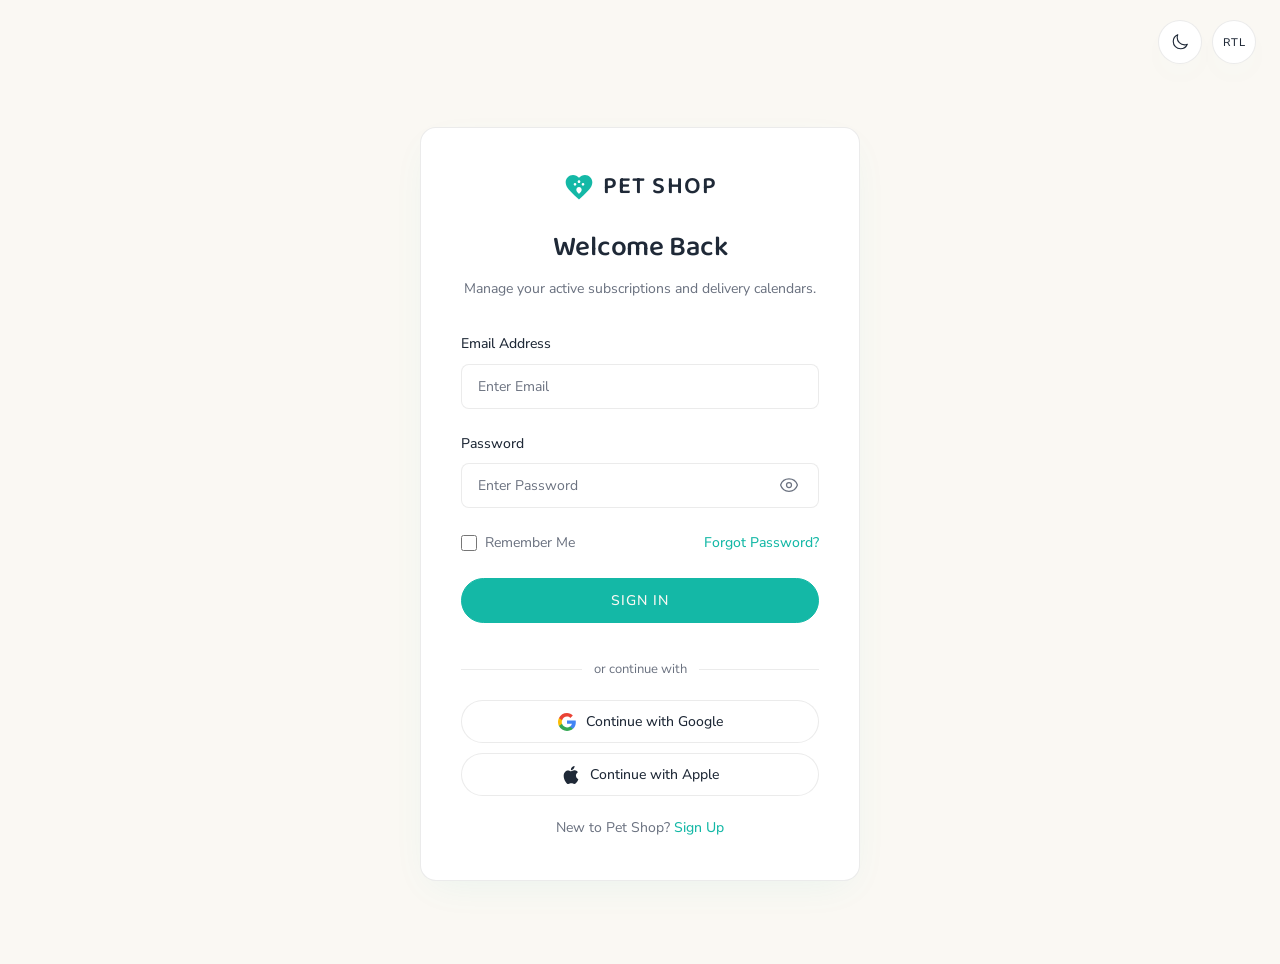
<file: login.html>
<!DOCTYPE html>
<html lang="en">

<head>
  <meta charset="UTF-8">
  <meta name="viewport" content="width=device-width, initial-scale=1.0">
  <title>Pet Shop | Sign In</title>
  <meta name="description"
    content="Sign into your Pet Shop account to manage your pet subscriptions and delivery calendars.">
  <link rel="stylesheet" href="css/style.css">
  <style>
    .auth-container {
      min-height: 100vh;
      display: flex;
      align-items: center;
      justify-content: center;
      padding: 20px 24px 40px;
    }

    @media (max-width: 768px) {
      .auth-container {
        padding: 10px 16px 40px;
      }
    }

    .auth-card {
      width: 100%;
      max-width: 440px;
      background-color: var(--surface);
      border: 1px solid var(--border);
      border-radius: 16px;
      padding: 40px;
      box-shadow: var(--card-shadow);
      text-align: center;
    }

    body.dark-theme .auth-card {
      background: rgba(30, 30, 30, 0.65);
      backdrop-filter: blur(12px);
      -webkit-backdrop-filter: blur(12px);
      border: 1px solid rgba(255, 255, 255, 0.08);
    }

    .auth-logo {
      margin-bottom: 24px;
      display: inline-flex;
      align-items: center;
      gap: 8px;
    }

    .auth-logo .logo-icon {
      background: var(--primary) !important;
      border-radius: 0 !important;
      border: none !important;
      box-shadow: none !important;
    }

    .auth-link {
      text-decoration: none;
      transition: text-decoration 0.2s ease, color 0.2s ease;
    }

    .auth-link:hover {
      text-decoration: underline;
    }

    .social-auth-divider {
      display: flex;
      align-items: center;
      gap: 12px;
      margin: 20px 0;
      color: var(--text-secondary);
      font-size: 13px;
    }

    .social-auth-divider::before,
    .social-auth-divider::after {
      content: '';
      flex: 1;
      height: 1px;
      background: var(--border);
    }

    .social-auth-buttons {
      display: flex;
      flex-direction: column;
      gap: 10px;
      margin-top: 4px;
    }

    .social-auth-btn {
      display: flex;
      align-items: center;
      justify-content: center;
      gap: 10px;
      width: 100%;
      padding: 11px 20px;
      border-radius: 40px;
      border: 1px solid var(--border);
      background-color: var(--surface);
      color: var(--text-primary);
      font-family: var(--font-sans);
      font-size: 14px;
      font-weight: 480;
      cursor: pointer;
      transition: all 0.25s ease;
      text-decoration: none;
    }

    .social-auth-btn:hover {
      border-color: var(--primary);
      background-color: var(--bg-secondary);
      transform: translateY(-1px);
      box-shadow: 0 4px 12px rgba(139, 90, 43, 0.12);
    }

    .social-auth-btn svg {
      flex-shrink: 0;
    }

    body.dark-theme .social-auth-btn {
      background-color: var(--surface);
      border-color: rgba(255, 255, 255, 0.1);
    }

    body.dark-theme .social-auth-btn:hover {
      border-color: var(--primary);
      background-color: rgba(139, 90, 43, 0.08);
    }
  </style>
  <link rel="icon" type="image/x-icon" href="assets/images/favicon.ico">
  <link rel="icon" type="image/png" sizes="32x32" href="assets/images/favicon-32x32.png">
  <link rel="icon" type="image/png" sizes="16x16" href="assets/images/favicon-16x16.png">
  <link rel="apple-touch-icon" sizes="180x180" href="assets/images/apple-touch-icon.png">
  <link rel="icon" type="image/svg+xml" href="assets/images/favicon.svg">
</head>

<body>

  <!-- Floating Theme and RTL Controls Wrapper -->
  <div class="theme-rtl-controls">
    <button class="theme-toggle" aria-label="Toggle Theme"></button>
    <button class="rtl-toggle" aria-label="Toggle Layout Direction">RTL</button>
  </div>

  <div class="auth-container">
    <div class="auth-card">
      <a href="index.html" class="auth-logo">
        <div class="logo-icon"></div>
        <span class="logo-text">PET SHOP</span>
      </a>

      <h2 style="font-size: 28px; margin-bottom: 12px; color: var(--text-primary);">Welcome Back</h2>
      <p style="font-size: 14px; color: var(--text-secondary); margin-bottom: 32px;">Manage your active subscriptions
        and delivery calendars.</p>

      <form onsubmit="event.preventDefault(); alert('Login successful!'); window.location.href='index.html';">
        <div class="form-group">
          <label class="form-label" for="login-email">Email Address</label>
          <input type="email" id="login-email" class="form-control" placeholder="Enter Email" required>
        </div>

        <div class="form-group">
          <label class="form-label" for="login-password">Password</label>
          <div class="password-wrapper">
            <input type="password" id="login-password" class="form-control" placeholder="Enter Password" required>
            <button type="button" class="password-toggle-btn" aria-label="Toggle password visibility">
              <svg xmlns="http://www.w3.org/2000/svg" fill="none" viewBox="0 0 24 24" stroke-width="1.5"
                stroke="currentColor" style="width: 20px; height: 20px;">
                <path stroke-linecap="round" stroke-linejoin="round"
                  d="M2.036 12.322a1.012 1.012 0 010-.639C3.423 7.51 7.36 4.5 12 4.5c4.638 0 8.573 3.007 9.963 7.178.07.207.07.431 0 .639C20.577 16.49 16.64 19.5 12 19.5c-4.638 0-8.573-3.007-9.963-7.178z" />
                <path stroke-linecap="round" stroke-linejoin="round" d="M15 12a3 3 0 11-6 0 3 3 0 016 0z" />
              </svg>
            </button>
          </div>
        </div>

        <div
          style="display: flex; justify-content: space-between; align-items: center; margin-bottom: 24px; font-size: 14px;">
          <label
            style="display: flex; align-items: center; gap: 8px; cursor: pointer; color: var(--text-secondary); font-weight: 420;">
            <input type="checkbox" style="accent-color: var(--primary); width: 16px; height: 16px;"> Remember Me
          </label>
          <a href="#" class="auth-link" style="color: var(--primary); font-weight: 480;">Forgot Password?</a>
        </div>

        <button type="submit" class="btn btn-primary" style="width: 100%; margin-bottom: 16px;">Sign In</button>
      </form>

      <div class="social-auth-divider">or continue with</div>

      <div class="social-auth-buttons">
        <!-- Google -->
        <button class="social-auth-btn" onclick="alert('Google Sign In coming soon!')">
          <svg width="18" height="18" viewBox="0 0 48 48" fill="none" xmlns="http://www.w3.org/2000/svg">
            <path d="M47.5 24.5c0-1.6-.1-3.2-.4-4.7H24v9h13.2c-.6 3-2.3 5.5-4.9 7.2v6h7.9c4.6-4.3 7.3-10.6 7.3-17.5z"
              fill="#4285F4" />
            <path
              d="M24 48c6.5 0 11.9-2.1 15.9-5.8l-7.9-6c-2.1 1.4-4.8 2.3-8 2.3-6.1 0-11.3-4.1-13.2-9.7H2.5v6.1C6.5 42.8 14.7 48 24 48z"
              fill="#34A853" />
            <path
              d="M10.8 28.8A14.6 14.6 0 0 1 10 24c0-1.7.3-3.3.8-4.8v-6.1H2.5A23.9 23.9 0 0 0 0 24c0 3.9.9 7.5 2.5 10.9l8.3-6.1z"
              fill="#FBBC05" />
            <path
              d="M24 9.5c3.4 0 6.5 1.2 8.9 3.5l6.6-6.6C35.9 2.4 30.5 0 24 0 14.7 0 6.5 5.2 2.5 13.1l8.3 6.1C12.7 13.6 17.9 9.5 24 9.5z"
              fill="#EA4335" />
          </svg>
          Continue with Google
        </button>
        <!-- Apple -->
        <button class="social-auth-btn" onclick="alert('Apple Sign In coming soon!')">
          <svg width="18" height="18" viewBox="0 0 814 1000" fill="currentColor" xmlns="http://www.w3.org/2000/svg">
            <path
              d="M788.1 340.9c-5.8 4.5-108.2 62.2-108.2 190.5 0 148.4 130.3 200.9 134.2 202.2-.6 3.2-20.7 71.9-68.7 141.9-42.8 61.6-87.5 123.1-155.5 123.1s-85.5-39.5-164-39.5c-76 0-103.7 40.8-165.9 40.8s-105-37.8-155.5-127.4C46 790.8 0 663.7 0 541.8 0 347.3 126.1 243.1 250.5 243.1c66.1 0 121.2 43.4 162.7 43.4 39.5 0 101.1-46 176.3-46 28.5 0 130.9 2.6 198.3 99.2zm-234-181.5c31.1-36.9 53.1-88.1 53.1-139.3 0-7.1-.6-14.3-1.9-20.1-50.6 1.9-110.8 33.7-147.1 75.8-28.5 32.4-55.1 83.6-55.1 135.5 0 7.8 1.3 15.6 1.9 18.1 3.2.6 8.4 1.3 13.6 1.3 45.4 0 102.5-30.4 135.5-71.3z" />
          </svg>
          Continue with Apple
        </button>
      </div>

      <p style="font-size: 14px; color: var(--text-secondary); margin-top: 20px;">
        New to Pet Shop? <a href="signup.html" class="auth-link" style="color: var(--primary); font-weight: 480;">Sign
          Up</a>
      </p>
    </div>
  </div>

  <script src="js/main.js"></script>
</body>

</html>
</file>
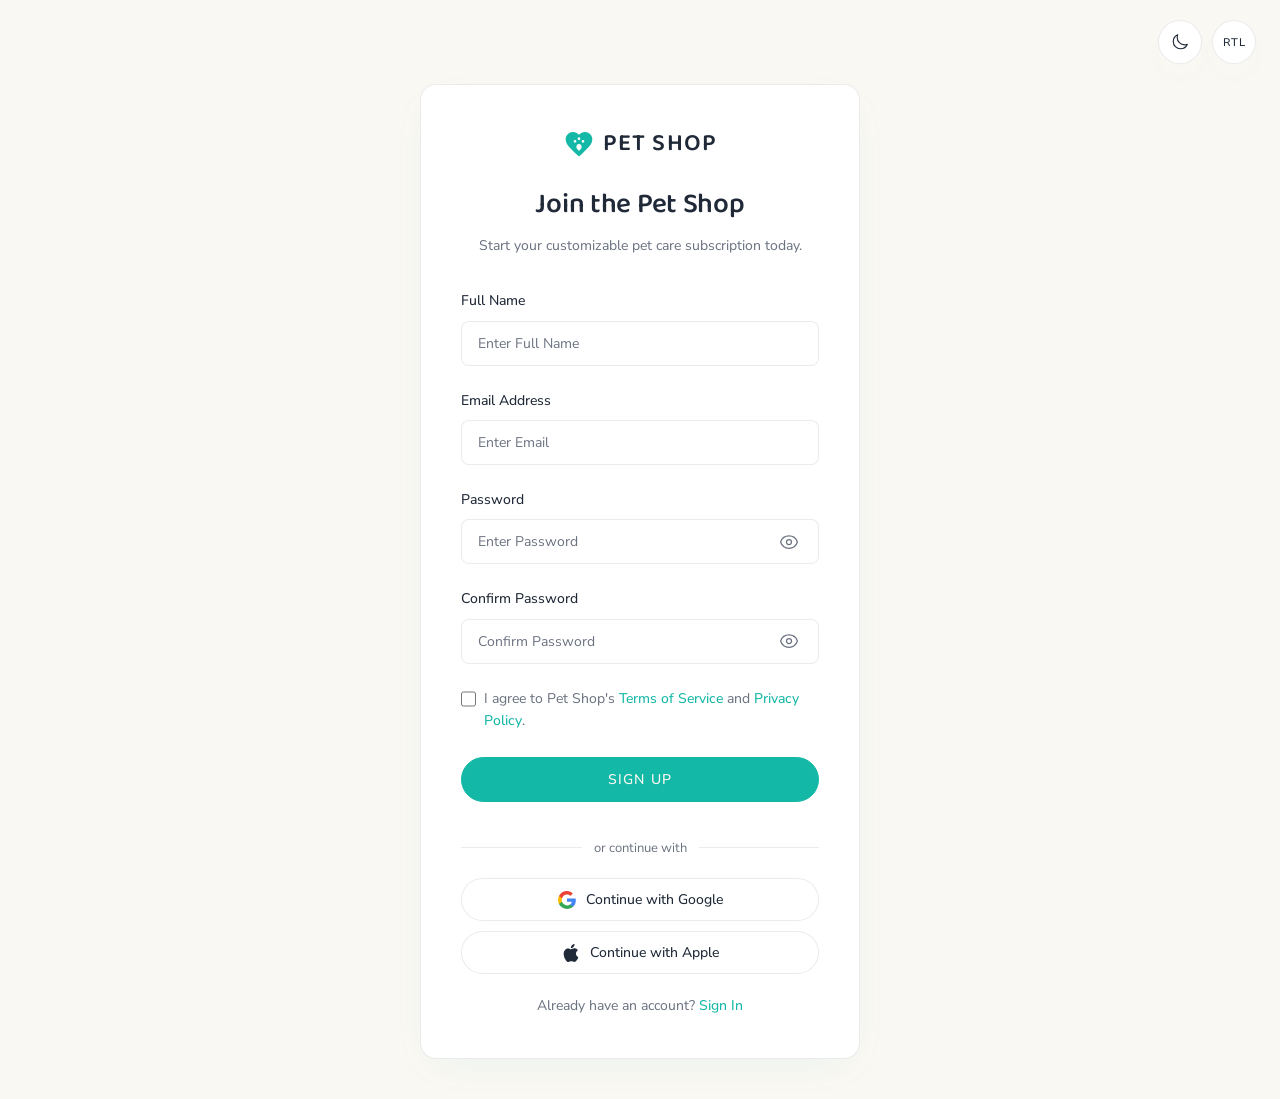
<file: signup.html>
<!DOCTYPE html>
<html lang="en">

<head>
  <meta charset="UTF-8">
  <meta name="viewport" content="width=device-width, initial-scale=1.0">
  <title>Pet Shop | Sign Up</title>
  <meta name="description"
    content="Create a Pet Shop account to customize recurring deliveries and unlock subscriber perks.">
  <link rel="stylesheet" href="css/style.css">
  <style>
    .auth-container {
      min-height: 100vh;
      display: flex;
      align-items: center;
      justify-content: center;
      padding: 20px 24px 40px;
    }

    @media (max-width: 768px) {
      .auth-container {
        padding: 10px 16px 40px;
      }
    }

    .auth-card {
      width: 100%;
      max-width: 440px;
      background-color: var(--surface);
      border: 1px solid var(--border);
      border-radius: 16px;
      padding: 40px;
      box-shadow: var(--card-shadow);
      text-align: center;
    }

    body.dark-theme .auth-card {
      background: rgba(30, 30, 30, 0.65);
      backdrop-filter: blur(12px);
      -webkit-backdrop-filter: blur(12px);
      border: 1px solid rgba(255, 255, 255, 0.08);
    }

    .auth-logo {
      margin-bottom: 24px;
      display: inline-flex;
      align-items: center;
      gap: 8px;
    }

    .auth-logo .logo-icon {
      background: var(--primary) !important;
      border-radius: 0 !important;
      border: none !important;
      box-shadow: none !important;
    }

    .auth-link {
      text-decoration: none;
      transition: text-decoration 0.2s ease, color 0.2s ease;
    }

    .auth-link:hover {
      text-decoration: underline;
    }

    .social-auth-divider {
      display: flex;
      align-items: center;
      gap: 12px;
      margin: 20px 0;
      color: var(--text-secondary);
      font-size: 13px;
    }

    .social-auth-divider::before,
    .social-auth-divider::after {
      content: '';
      flex: 1;
      height: 1px;
      background: var(--border);
    }

    .social-auth-buttons {
      display: flex;
      flex-direction: column;
      gap: 10px;
      margin-top: 4px;
    }

    .social-auth-btn {
      display: flex;
      align-items: center;
      justify-content: center;
      gap: 10px;
      width: 100%;
      padding: 11px 20px;
      border-radius: 40px;
      border: 1px solid var(--border);
      background-color: var(--surface);
      color: var(--text-primary);
      font-family: var(--font-sans);
      font-size: 14px;
      font-weight: 480;
      cursor: pointer;
      transition: all 0.25s ease;
      text-decoration: none;
    }

    .social-auth-btn:hover {
      border-color: var(--primary);
      background-color: var(--bg-secondary);
      transform: translateY(-1px);
      box-shadow: 0 4px 12px rgba(139, 90, 43, 0.12);
    }

    .social-auth-btn svg {
      flex-shrink: 0;
    }

    body.dark-theme .social-auth-btn {
      background-color: var(--surface);
      border-color: rgba(255, 255, 255, 0.1);
    }

    body.dark-theme .social-auth-btn:hover {
      border-color: var(--primary);
      background-color: rgba(139, 90, 43, 0.08);
    }
  </style>
  <link rel="icon" type="image/x-icon" href="assets/images/favicon.ico">
  <link rel="icon" type="image/png" sizes="32x32" href="assets/images/favicon-32x32.png">
  <link rel="icon" type="image/png" sizes="16x16" href="assets/images/favicon-16x16.png">
  <link rel="apple-touch-icon" sizes="180x180" href="assets/images/apple-touch-icon.png">
  <link rel="icon" type="image/svg+xml" href="assets/images/favicon.svg">
</head>

<body>

  <!-- Floating Theme and RTL Controls Wrapper -->
  <div class="theme-rtl-controls">
    <button class="theme-toggle" aria-label="Toggle Theme"></button>
    <button class="rtl-toggle" aria-label="Toggle Layout Direction">RTL</button>
  </div>

  <div class="auth-container">
    <div class="auth-card">
      <a href="index.html" class="auth-logo">
        <div class="logo-icon"></div>
        <span class="logo-text">PET SHOP</span>
      </a>

      <h2 style="font-size: 28px; margin-bottom: 12px; color: var(--text-primary);">Join the Pet Shop</h2>
      <p style="font-size: 14px; color: var(--text-secondary); margin-bottom: 32px;">Start your customizable pet care
        subscription today.</p>

      <form
        onsubmit="event.preventDefault(); alert('Account created successfully!'); window.location.href='index.html';">
        <div class="form-group">
          <label class="form-label" for="signup-name">Full Name</label>
          <input type="text" id="signup-name" class="form-control" placeholder="Enter Full Name" required>
        </div>

        <div class="form-group">
          <label class="form-label" for="signup-email">Email Address</label>
          <input type="email" id="signup-email" class="form-control" placeholder="Enter Email" required>
        </div>

        <div class="form-group">
          <label class="form-label" for="signup-password">Password</label>
          <div class="password-wrapper">
            <input type="password" id="signup-password" class="form-control" placeholder="Enter Password" required>
            <button type="button" class="password-toggle-btn" aria-label="Toggle password visibility">
              <svg xmlns="http://www.w3.org/2000/svg" fill="none" viewBox="0 0 24 24" stroke-width="1.5"
                stroke="currentColor" style="width: 20px; height: 20px;">
                <path stroke-linecap="round" stroke-linejoin="round"
                  d="M2.036 12.322a1.012 1.012 0 010-.639C3.423 7.51 7.36 4.5 12 4.5c4.638 0 8.573 3.007 9.963 7.178.07.207.07.431 0 .639C20.577 16.49 16.64 19.5 12 19.5c-4.638 0-8.573-3.007-9.963-7.178z" />
                <path stroke-linecap="round" stroke-linejoin="round" d="M15 12a3 3 0 11-6 0 3 3 0 016 0z" />
              </svg>
            </button>
          </div>
        </div>

        <div class="form-group">
          <label class="form-label" for="signup-confirm-password">Confirm Password</label>
          <div class="password-wrapper">
            <input type="password" id="signup-confirm-password" class="form-control" placeholder="Confirm Password"
              required>
            <button type="button" class="password-toggle-btn" aria-label="Toggle confirm password visibility">
              <svg xmlns="http://www.w3.org/2000/svg" fill="none" viewBox="0 0 24 24" stroke-width="1.5"
                stroke="currentColor" style="width: 20px; height: 20px;">
                <path stroke-linecap="round" stroke-linejoin="round"
                  d="M2.036 12.322a1.012 1.012 0 010-.639C3.423 7.51 7.36 4.5 12 4.5c4.638 0 8.573 3.007 9.963 7.178.07.207.07.431 0 .639C20.577 16.49 16.64 19.5 12 19.5c-4.638 0-8.573-3.007-9.963-7.178z" />
                <path stroke-linecap="round" stroke-linejoin="round" d="M15 12a3 3 0 11-6 0 3 3 0 016 0z" />
              </svg>
            </button>
          </div>
        </div>

        <div style="display: flex; align-items: start; margin-bottom: 24px; font-size: 14px; text-align: start;">
          <label style="display: flex; gap: 8px; cursor: pointer; color: var(--text-secondary); font-weight: 420;">
            <input type="checkbox" style="accent-color: var(--primary); width: 16px; height: 16px; margin-top: 3px;"
              required>
            <span>I agree to Pet Shop's <a href="#" style="color: var(--primary); font-weight: 480;">Terms of
                Service</a> and <a href="#" style="color: var(--primary); font-weight: 480;">Privacy Policy</a>.</span>
          </label>
        </div>

        <button type="submit" class="btn btn-primary" style="width: 100%; margin-bottom: 16px;">Sign Up</button>
      </form>

      <div class="social-auth-divider">or continue with</div>

      <div class="social-auth-buttons">
        <!-- Google -->
        <button class="social-auth-btn" onclick="alert('Google Sign Up coming soon!')">
          <svg width="18" height="18" viewBox="0 0 48 48" fill="none" xmlns="http://www.w3.org/2000/svg">
            <path d="M47.5 24.5c0-1.6-.1-3.2-.4-4.7H24v9h13.2c-.6 3-2.3 5.5-4.9 7.2v6h7.9c4.6-4.3 7.3-10.6 7.3-17.5z"
              fill="#4285F4" />
            <path
              d="M24 48c6.5 0 11.9-2.1 15.9-5.8l-7.9-6c-2.1 1.4-4.8 2.3-8 2.3-6.1 0-11.3-4.1-13.2-9.7H2.5v6.1C6.5 42.8 14.7 48 24 48z"
              fill="#34A853" />
            <path
              d="M10.8 28.8A14.6 14.6 0 0 1 10 24c0-1.7.3-3.3.8-4.8v-6.1H2.5A23.9 23.9 0 0 0 0 24c0 3.9.9 7.5 2.5 10.9l8.3-6.1z"
              fill="#FBBC05" />
            <path
              d="M24 9.5c3.4 0 6.5 1.2 8.9 3.5l6.6-6.6C35.9 2.4 30.5 0 24 0 14.7 0 6.5 5.2 2.5 13.1l8.3 6.1C12.7 13.6 17.9 9.5 24 9.5z"
              fill="#EA4335" />
          </svg>
          Continue with Google
        </button>
        <!-- Apple -->
        <button class="social-auth-btn" onclick="alert('Apple Sign Up coming soon!')">
          <svg width="18" height="18" viewBox="0 0 814 1000" fill="currentColor" xmlns="http://www.w3.org/2000/svg">
            <path
              d="M788.1 340.9c-5.8 4.5-108.2 62.2-108.2 190.5 0 148.4 130.3 200.9 134.2 202.2-.6 3.2-20.7 71.9-68.7 141.9-42.8 61.6-87.5 123.1-155.5 123.1s-85.5-39.5-164-39.5c-76 0-103.7 40.8-165.9 40.8s-105-37.8-155.5-127.4C46 790.8 0 663.7 0 541.8 0 347.3 126.1 243.1 250.5 243.1c66.1 0 121.2 43.4 162.7 43.4 39.5 0 101.1-46 176.3-46 28.5 0 130.9 2.6 198.3 99.2zm-234-181.5c31.1-36.9 53.1-88.1 53.1-139.3 0-7.1-.6-14.3-1.9-20.1-50.6 1.9-110.8 33.7-147.1 75.8-28.5 32.4-55.1 83.6-55.1 135.5 0 7.8 1.3 15.6 1.9 18.1 3.2.6 8.4 1.3 13.6 1.3 45.4 0 102.5-30.4 135.5-71.3z" />
          </svg>
          Continue with Apple
        </button>
      </div>

      <p style="font-size: 14px; color: var(--text-secondary); margin-top: 20px;">
        Already have an account? <a href="login.html" class="auth-link"
          style="color: var(--primary); font-weight: 480;">Sign In</a>
      </p>
    </div>
  </div>

  <script src="js/main.js"></script>
</body>

</html>
</file>
<file: css/style.css>
/* PET SHOP - Your Friendly Neighborhood Pet Store - Core CSS */
@import url('https://fonts.googleapis.com/css2?family=Baloo+2:wght@400;500;600;700;800&family=Nunito+Sans:ital,opsz,wght@0,6..12,200..1000;1,6..12,200..1000&display=swap');

:root {
  /* Color System - strictly limited to 3 core colors (Primary, Secondary, Neutral Base) */
  --primary: #14B8A6;
  /* Primary: Teal */
  --secondary: #F59E0B;
  /* Secondary: Amber */

  /* Neutral Base & Surfaces - Light Mode */
  --bg-primary: #FAF8F3;
  --bg-secondary: #F1ECE2;
  --surface: #FFFFFF;
  --text-primary: #1F2937;
  --text-secondary: #6B7280;
  --border: rgba(0, 0, 0, 0.08);

  --card-shadow: 0 12px 40px -12px rgba(20, 184, 166, 0.08);
  --card-shadow-hover: 0 20px 40px -8px rgba(20, 184, 166, 0.15);

  /* Fonts - Baloo 2 for headings, Nunito Sans for body */
  --font-sans: 'Nunito Sans', system-ui, -apple-system, sans-serif;
  --font-serif: 'Baloo 2', system-ui, -apple-system, sans-serif;

  /* Transitions */
  --transition: all 0.3s ease-in-out;

  /* Container Width */
  --container-width: 1280px;
}

/* Dark Mode - Black base background, dark grey alternate sections */
body.dark-theme {
  --bg-primary: #000000;
  --bg-secondary: #121212;
  --surface: #1E1E1E;
  --text-primary: #F3F4F6;
  --text-secondary: #9CA3AF;
  --border: rgba(255, 255, 255, 0.08);

  --card-shadow: 0 12px 40px -12px rgba(0, 0, 0, 0.5);
  --card-shadow-hover: 0 20px 40px -8px rgba(0, 0, 0, 0.8);
}

/* Reset */
*,
*::before,
*::after {
  box-sizing: border-box;
  margin: 0;
  padding: 0;
}

html {
  scroll-behavior: smooth;
  font-size: 16px;
  -webkit-font-smoothing: antialiased;
}

body {
  font-family: var(--font-sans);
  background-color: var(--bg-primary);
  color: var(--text-primary);
  line-height: 1.6;
  transition: background-color 0.3s ease, color 0.3s ease;
  overflow-x: hidden;
  padding-inline: 0;
}

/* ===================================================
   TYPOGRAPHY HIERARCHY STANDARDIZATION
   Heading weights: never exceed 600
   =================================================== */
h1,
h2,
h3,
h4,
h5,
h6 {
  font-family: var(--font-serif);
  color: var(--text-primary);
  line-height: 1.25;
}

h1 {
  font-size: 64px;
  font-weight: 580;
  letter-spacing: -0.02em;
}

h2 {
  font-size: 42px;
  font-weight: 560;
  letter-spacing: -0.01em;
}

h3 {
  font-size: 30px;
  font-weight: 540;
  letter-spacing: -0.005em;
}

h4 {
  font-size: 22px;
  font-weight: 500;
}

h5 {
  font-size: 18px;
  font-weight: 500;
}

h6 {
  font-size: 16px;
  font-weight: 500;
}

p {
  font-size: 16px;
  font-weight: 420;
  color: var(--text-secondary);
  line-height: 1.7;
}

a {
  color: inherit;
  text-decoration: none;
  transition: var(--transition);
}

/* Bold inline text - never exceed 550 */
strong,
b {
  font-weight: 550;
}

small,
caption {
  font-weight: 400;
}

/* ===================================================
   LAYOUT ELEMENTS
   =================================================== */
.container {
  max-width: var(--container-width);
  margin: 0 auto;
  padding-inline: 24px;
  width: 100%;
}

.section-padding {
  padding-block: 100px;
}

@media (max-width: 1024px) {
  .section-padding {
    padding-block: 80px;
  }
}

@media (max-width: 768px) {
  .section-padding {
    padding-block: 60px;
  }

  /* Responsive horizontal padding - no edge touching */
  .container {
    padding-inline: 16px;
  }

  h1 {
    font-size: 40px;
  }

  h2 {
    font-size: 30px;
  }

  h3 {
    font-size: 22px;
  }
}

@media (min-width: 769px) and (max-width: 1024px) {
  .container {
    padding-inline: 20px;
  }

  h1 {
    font-size: 52px;
  }

  h2 {
    font-size: 36px;
  }
}

/* ===================================================
   HEADER & NAVBAR - Solid background, z-index, scroll stability
   =================================================== */
.header {
  position: fixed;
  top: 0;
  left: 0;
  width: 100%;
  z-index: 1030;
  background-color: var(--bg-primary);
  backdrop-filter: blur(12px);
  -webkit-backdrop-filter: blur(12px);
  border-bottom: 1px solid var(--border);
  transition: background-color 0.3s ease, box-shadow 0.3s ease;
}

/* Sticky state - solid glassmorphic background, never transparent */
.header.sticky {
  box-shadow: 0 4px 30px rgba(0, 0, 0, 0.06);
}

body:not(.dark-theme) .header {
  background-color: rgba(250, 248, 243, 0.95);
}

body.dark-theme .header {
  background-color: rgba(0, 0, 0, 0.95);
  border-bottom: 1px solid rgba(255, 255, 255, 0.06);
}

.navbar {
  display: flex;
  align-items: center;
  justify-content: space-between;
  height: 90px;
  padding-inline: 24px;

  margin: 0 auto;
  background-color: var(--bg-primary);
  backdrop-filter: blur(12px);
  -webkit-backdrop-filter: blur(12px);
}

@media (max-width: 768px) {
  .navbar {
    padding-inline: 16px;
  }
}

.logo-container {
  display: flex;
  align-items: center;
  gap: 12px;
}

.logo-icon {
  width: 32px;
  height: 32px;
  background: var(--primary);
  mask: url("data:image/svg+xml;utf8,<svg xmlns='http://www.w3.org/2000/svg' viewBox='0 0 24 24'><path d='M12 21.35l-1.45-1.32C5.4 15.36 2 12.28 2 8.5 2 5.42 4.42 3 7.5 3c1.74 0 3.41.81 4.5 2.09C13.09 3.81 14.76 3 16.5 3 19.58 3 22 5.42 22 8.5c0 3.78-3.4 6.86-8.55 11.54L12 21.35zM9 9c-.55 0-1 .45-1 1s.45 1 1 1 1-.45 1-1-.45-1-1-1zm6 0c-.55 0-1 .45-1 1s.45 1 1 1 1-.45 1-1-.45-1-1-1zm-3-2c-.55 0-1 .45-1 1s.45 1 1 1 1-.45 1-1-.45-1-1-1zm0 5c-1.1 0-2 .9-2 2 0 1.5 2 3 2 3s2-1.5 2-3c0-1.1-.9-2-2-2z'/></svg>") no-repeat center;
  -webkit-mask: url("data:image/svg+xml;utf8,<svg xmlns='http://www.w3.org/2000/svg' viewBox='0 0 24 24'><path d='M12 21.35l-1.45-1.32C5.4 15.36 2 12.28 2 8.5 2 5.42 4.42 3 7.5 3c1.74 0 3.41.81 4.5 2.09C13.09 3.81 14.76 3 16.5 3 19.58 3 22 5.42 22 8.5c0 3.78-3.4 6.86-8.55 11.54L12 21.35zM9 9c-.55 0-1 .45-1 1s.45 1 1 1 1-.45 1-1-.45-1-1-1zm6 0c-.55 0-1 .45-1 1s.45 1 1 1 1-.45 1-1-.45-1-1-1zm-3-2c-.55 0-1 .45-1 1s.45 1 1 1 1-.45 1-1-.45-1-1-1zm0 5c-1.1 0-2 .9-2 2 0 1.5 2 3 2 3s2-1.5 2-3c0-1.1-.9-2-2-2z'/></svg>") no-repeat center;
  mask-size: contain;
  -webkit-mask-size: contain;
  transition: var(--transition);
}

.logo-text {
  font-family: var(--font-serif);
  font-size: 24px;
  font-weight: 580;
  letter-spacing: 0.05em;
  color: var(--text-primary);
  transition: var(--transition);
}

/* Footer Logo Link Hover Effect */
footer .logo-container {
  text-decoration: none;
}

footer .logo-container:hover .logo-text {
  color: var(--primary);
}

footer .logo-container:hover .logo-icon {
  background-color: var(--secondary);
}

.nav-menu {
  display: flex;
  align-items: center;
  gap: 20px;
  list-style: none;
}

@media (max-width: 1120px) {
  .nav-menu {
    display: none;
  }
}

/* Nav links - weight 480 per spec */
.nav-link {
  font-size: 14px;
  font-weight: 480;
  color: var(--text-secondary);
  position: relative;
  padding: 8px 0;
}

.nav-link:hover,
.nav-link.active {
  color: var(--text-primary);
}

.nav-link::after {
  content: '';
  position: absolute;
  bottom: 0;
  left: 0;
  width: 0;
  height: 2px;
  background-color: var(--primary);
  transition: var(--transition);
}

.nav-link:hover::after,
.nav-link.active::after {
  width: 100%;
}

.nav-actions {
  display: flex;
  align-items: center;
  gap: 16px;
}

/* Hide shop/subscribe buttons at tablet & mobile - prevent header overflow */
@media (max-width: 1120px) {
  .nav-actions .btn {
    display: none;
  }
}

/* ===================================================
   FLOATING CONTROLS (Theme Toggle + RTL Toggle)
   Fixed position outside all layout containers
   Identical circle shape: 44x44px
   =================================================== */
.theme-rtl-controls {
  position: fixed;
  top: 24px;
  right: 24px;
  display: flex;
  gap: 10px;
  z-index: 2000;
  pointer-events: all;
}

/* RTL: move theme/rtl buttons to top-left, but keep signup-btn always top-right */
html[dir="rtl"] .theme-rtl-controls {
  right: auto;
  left: 24px;
  flex-direction: row-reverse;
}

/* Signup btn always stays on the right regardless of RTL */
html[dir="rtl"] .theme-rtl-controls .signup-btn {
  position: fixed;
  top: 24px;
  right: 24px;
  left: auto;
  margin-inline-start: 0;
}

/* Signup btn pill style for desktop floating controls */
.theme-rtl-controls .signup-btn {
  display: inline-flex;
  align-items: center;
  justify-content: center;
  height: 44px;
  padding: 0 20px;
  border-radius: 40px;
  border: 1px solid var(--border);
  background-color: var(--primary);
  color: #FAF8F3;
  font-family: var(--font-sans);
  font-weight: 520;
  font-size: 13px;
  text-transform: uppercase;
  letter-spacing: 0.06em;
  text-decoration: none;
  cursor: pointer;
  transition: var(--transition);
  box-shadow: var(--card-shadow);
  white-space: nowrap;
  flex-shrink: 0;
}

.theme-rtl-controls .signup-btn:hover {
  background-color: var(--secondary);
  border-color: var(--secondary);
  transform: translateY(-2px);
  box-shadow: var(--card-shadow-hover);
}

body.dark-theme .theme-rtl-controls .signup-btn {
  background-color: var(--primary);
  border-color: var(--primary);
  color: #FAF8F3;
}

/* At ≤1024px: completely remove floating controls to prevent any overlap */
@media (max-width: 1024px) {
  .theme-rtl-controls {
    display: none !important;
  }
}

/* All three controls share identical shape & styling */
.theme-rtl-controls button,
.theme-rtl-controls a.dashboard-btn {
  width: 44px;
  height: 44px;
  border-radius: 50%;
  border: 1px solid var(--border);
  background-color: var(--surface);
  color: var(--text-primary);
  display: flex;
  align-items: center;
  justify-content: center;
  cursor: pointer;
  transition: var(--transition);
  box-shadow: var(--card-shadow);
  font-family: var(--font-sans);
  font-weight: 520;
  font-size: 11px;
  text-transform: uppercase;
  letter-spacing: 0.03em;
  text-decoration: none;
  flex-shrink: 0;
}

.theme-rtl-controls button:hover,
.theme-rtl-controls a.dashboard-btn:hover {
  transform: translateY(-2px);
  border-color: var(--primary);
  color: var(--primary);
  box-shadow: var(--card-shadow-hover);
}

.theme-rtl-controls button svg {
  width: 18px;
  height: 18px;
  pointer-events: none;
}

/* Dark theme: controls stay visible */
body.dark-theme .theme-rtl-controls button,
body.dark-theme .theme-rtl-controls a.dashboard-btn {
  background-color: var(--surface);
  border-color: rgba(255, 255, 255, 0.12);
  color: var(--text-primary);
}

/* ===================================================
   SOCIAL ICON HOVER TRANSITIONS
   =================================================== */
.social-icon-hover {
  display: inline-flex;
  align-items: center;
  justify-content: center;
  transition: all 0.3s ease;
  color: var(--text-secondary);
}

.social-icon-hover:hover {
  color: var(--primary) !important;
  transform: translateY(-3px);
}

/* ===================================================
   PREMIUM BUTTONS
   Button text weight: 520
   CTA hover must keep text visible
   =================================================== */
.btn {
  display: inline-flex;
  align-items: center;
  justify-content: center;
  padding: 12px 28px;
  border-radius: 40px;
  font-family: var(--font-sans);
  font-size: 14px;
  font-weight: 520;
  text-transform: uppercase;
  letter-spacing: 0.08em;
  cursor: pointer;
  transition: var(--transition);
  border: 1px solid transparent;
  gap: 0;
  white-space: nowrap;
}

.btn-primary {
  background-color: var(--primary);
  color: #FAF8F3;
  border-color: var(--primary);
}

.btn-primary:hover {
  background-color: var(--secondary);
  border-color: var(--secondary);
  color: #FFFFFF;
  box-shadow: 0 0 15px rgba(125, 157, 98, 0.4);
  transform: translateY(-2px);
}

.btn-secondary {
  background-color: transparent;
  border-color: var(--border);
  color: var(--text-primary);
}

.btn-secondary:hover {
  background-color: var(--primary);
  color: #FAF8F3;
  border-color: var(--primary);
  transform: translateY(-2px);
}

.subscriber-btn:hover {
  background-color: white !important;
  color: var(--primary) !important;
  border-color: white !important;
}

/* ===================================================
   MOBILE HAMBURGER
   =================================================== */
.hamburger {
  display: none;
  background: none;
  border: none;
  cursor: pointer;
  flex-direction: column;
  gap: 6px;
  position: relative;
  z-index: 2200;
  padding: 4px;
}

.hamburger span {
  display: block;
  width: 24px;
  height: 2px;
  background-color: var(--text-primary);
  transition: var(--transition);
}

@media (max-width: 1120px) {
  .hamburger {
    display: flex !important;
  }
}

/* ===================================================
   MOBILE NAV DRAWER
   =================================================== */
/* Scroll lock when drawer opens */
body.nav-open {
  overflow: hidden;
}

/* Fade floating controls when drawer is open */
body.nav-open .theme-rtl-controls {
  opacity: 0;
  pointer-events: none;
  transition: opacity 0.15s ease;
}

.mobile-nav {
  position: fixed;
  top: 0;
  inset-inline-end: -100%;
  width: 80%;
  max-width: 400px;
  height: 100vh;
  background-color: var(--bg-primary);
  z-index: 1050;
  padding: 16px 24px 40px;
  box-shadow: -10px 0 40px rgba(0, 0, 0, 0.1);
  display: flex;
  flex-direction: column;
  gap: 8px;
  transition: inset-inline-end 0.3s ease-in-out;
  overflow-y: auto;
}

.mobile-nav.open {
  inset-inline-end: 0;
}

html[dir="rtl"] .mobile-nav {
  inset-inline-end: auto;
  inset-inline-start: -100%;
}

html[dir="rtl"] .mobile-nav.open {
  inset-inline-start: 0;
}

.mobile-nav .nav-menu {
  display: flex;
  flex-direction: column;
  align-items: flex-start;
  gap: 4px;
}

.mobile-nav .nav-link {
  font-size: 20px;
}

/* Mobile nav bottom controls: RTL toggle + Sign Up button */
.mobile-nav-controls {
  display: flex;
  flex-direction: column;
  gap: 12px;
  padding-top: 16px;
  border-top: 1px solid var(--border);
  margin-top: auto;
}

.mobile-nav-controls .mobile-rtl-btn {
  display: flex;
  align-items: center;
  justify-content: center;
  width: 100%;
  height: 44px;
  border-radius: 40px;
  border: 1px solid var(--border);
  background-color: var(--surface);
  color: var(--text-primary);
  font-family: var(--font-sans);
  font-weight: 520;
  font-size: 13px;
  text-transform: uppercase;
  letter-spacing: 0.06em;
  cursor: pointer;
  transition: var(--transition);
}

.mobile-nav-controls .mobile-rtl-btn:hover {
  border-color: var(--primary);
  color: var(--primary);
}

.mobile-nav-controls .mobile-signup-btn {
  display: flex;
  align-items: center;
  justify-content: center;
  width: 100%;
  height: 44px;
  border-radius: 40px;
  border: 1px solid var(--primary);
  background-color: var(--primary);
  color: #FAF8F3;
  font-family: var(--font-sans);
  font-weight: 520;
  font-size: 13px;
  text-transform: uppercase;
  letter-spacing: 0.06em;
  text-decoration: none;
  cursor: pointer;
  transition: var(--transition);
}

.mobile-nav-controls .mobile-signup-btn:hover {
  background-color: var(--secondary);
  border-color: var(--secondary);
}

body.dark-theme .mobile-nav-controls .mobile-rtl-btn {
  background-color: var(--surface);
  border-color: rgba(255, 255, 255, 0.12);
  color: var(--text-primary);
}

/* ===================================================
   HERO SECTIONS
   =================================================== */
/* Hero - Lifestyle (Home 1) */
.hero-lifestyle {
  min-height: 100vh;
  display: flex;
  align-items: center;
  justify-content: center;
  position: relative;
  background-color: var(--bg-secondary);
  background-image: url('../assets/images/home1-hero.png');
  background-size: cover;
  background-position: center center;
  background-repeat: no-repeat;
  padding: 120px 0 80px;
  overflow: hidden;
  text-align: center;
}

/* Dark overlay for readability */
.hero-lifestyle::after {
  content: '';
  position: absolute;
  inset: 0;
  background: rgba(0, 0, 0, 0.52);
  z-index: 1;
}

body.dark-theme .hero-lifestyle::after {
  background: rgba(0, 0, 0, 0.65);
}

.hero-lifestyle::before {
  display: none;
}

@media (max-width: 992px) {
  .hero-lifestyle::before {
    display: none;
  }
}

.hero-content {
  position: relative;
  z-index: 10;
  max-width: 720px;
  margin: 0 auto;
  padding-inline: 24px;
  text-align: center;
}

/* Hero text bright on dark image */
.hero-lifestyle .hero-tagline {
  color: rgba(255, 255, 255, 0.85);
  letter-spacing: 0.2em;
}

.hero-lifestyle .hero-title {
  color: #ffffff;
  text-shadow: 0 2px 20px rgba(0, 0, 0, 0.3);
}

.hero-lifestyle .hero-description {
  color: rgba(255, 255, 255, 0.85);
}

.hero-lifestyle .hero-buttons {
  justify-content: center;
}

.hero-tagline {
  font-size: 14px;
  font-weight: 480;
  text-transform: uppercase;
  letter-spacing: 0.15em;
  color: var(--secondary);
  margin-bottom: 20px;
  display: block;
}

.hero-title {
  margin-bottom: 24px;
}

.hero-description {
  font-size: 18px;
  font-weight: 480;
  margin-bottom: 40px;
  color: var(--text-secondary);
}

.hero-buttons {
  display: flex;
  gap: 16px;
  flex-wrap: wrap;
}

/* Hero - Science Split (Home 2) */
.hero-science {
  display: grid;
  grid-template-columns: 1fr 1fr;
  min-height: 100vh;
  padding-top: 90px;
}

@media (max-width: 992px) {
  .hero-science {
    grid-template-columns: 1fr;
    min-height: auto;
  }
}

.science-hero-left {
  background-color: var(--bg-secondary);
  display: flex;
  flex-direction: column;
  justify-content: center;
  padding: 80px;
}

@media (max-width: 768px) {
  .science-hero-left {
    padding: 40px 16px;
  }
}

@media (min-width: 769px) and (max-width: 1024px) {
  .science-hero-left {
    padding: 60px 20px;
  }
}

.science-hero-right {
  position: relative;
  background-color: #000000;
  overflow: hidden;
  min-height: 450px;
}

.science-hero-right-img {
  position: absolute;
  top: 0;
  left: 0;
  width: 100%;
  height: 100%;
  object-fit: cover;
  opacity: 0.8;
}

/* ===================================================
   GRID & EDITORIAL LAYOUTS
   =================================================== */
.editorial-grid {
  display: grid;
  grid-template-columns: 1.15fr 0.85fr;
  gap: 80px;
  align-items: center;
}

.editorial-grid.reverse {
  grid-template-columns: 0.85fr 1.15fr;
}

@media (max-width: 992px) {
  .editorial-grid {
    grid-template-columns: 1fr;
    gap: 40px;
  }

  .editorial-grid.reverse {
    direction: ltr;
  }
}

.visual-pane {
  position: relative;
  border-radius: 16px;
  overflow: hidden;
  box-shadow: var(--card-shadow);
  width: 100%;
  height: 100%;
  min-height: 380px;
  align-self: stretch;
}

.visual-pane img {
  width: 100%;
  height: 100%;
  object-fit: cover;
  transition: var(--transition);
}

.visual-pane:hover img {
  transform: scale(1.03);
}

/* ===================================================
   PRODUCT / BENEFIT / CARD GRIDS
   Desktop: auto-fill minmax(300px, 1fr)
   Tablet & 1024px: 2 per row, last odd item centered
   Mobile: single column
   =================================================== */
.product-grid,
.benefits-grid,
.strain-card-grid,
.advisory-grid,
.subscription-tiers {
  display: grid;
  grid-template-columns: repeat(auto-fill, minmax(300px, 1fr));
  gap: 32px;
}

/* Tablet & 1024px: 2 columns with flex centering for odd items */
@media (min-width: 769px) and (max-width: 1024px) {

  .product-grid,
  .benefits-grid,
  .strain-card-grid,
  .advisory-grid,
  .subscription-tiers {
    display: flex;
    flex-wrap: wrap;
    justify-content: center;
    gap: 24px;
  }

  .product-card,
  .benefit-card,
  .strain-card,
  .advisory-card,
  .recipe-card,
  .tier-card {
    flex: 0 0 calc(50% - 12px);
    max-width: calc(50% - 12px);
    min-width: 260px;
    box-sizing: border-box;
  }
}

/* Mobile: single column */
@media (max-width: 768px) {

  .product-grid,
  .benefits-grid,
  .strain-card-grid,
  .advisory-grid,
  .subscription-tiers {
    display: flex;
    flex-direction: column;
    gap: 20px;
    width: 100%;
  }

  .product-card,
  .benefit-card,
  .strain-card,
  .advisory-card,
  .recipe-card,
  .tier-card {
    width: 100%;
    max-width: 100%;
    box-sizing: border-box;
  }
}

/* ===================================================
   PREMIUM GLASSMORPHIC CARDS
   =================================================== */
.product-card,
.benefit-card,
.tier-card,
.advisory-card,
.strain-card,
.faq-item {
  background-color: var(--surface);
  border-radius: 32px 12px;
  border: 1px solid var(--border);
  box-shadow: var(--card-shadow);
  transition: var(--transition);
  display: flex;
  flex-direction: column;
  position: relative;
  overflow: hidden;
  height: 100%;
}

body.dark-theme .product-card,
body.dark-theme .benefit-card,
body.dark-theme .tier-card,
body.dark-theme .advisory-card,
body.dark-theme .strain-card,
body.dark-theme .faq-item {
  background: rgba(30, 30, 30, 0.65);
  backdrop-filter: blur(12px);
  -webkit-backdrop-filter: blur(12px);
  border: 1px solid rgba(255, 255, 255, 0.08);
}

.product-card:hover,
.benefit-card:hover,
.tier-card:hover,
.advisory-card:hover,
.strain-card:hover {
  transform: translateY(-8px);
  box-shadow: var(--card-shadow-hover);
}

.benefit-icon img {
  width: 100%;
  height: 180px;
  object-fit: cover;
  border-radius: 32px 12px 0 0;
}

[class*="-card"] .btn:hover {
  background-color: var(--primary) !important;
  color: #FFFFFF !important;
  border-color: var(--primary) !important;
}

/* ===================================================
   CARD HEADING HEIGHT ALIGNMENT
   Equal min-height so sub-content starts at same line
   =================================================== */
/* Product title — no fixed min-height, natural wrapping */
.product-title {
  font-family: var(--font-serif);
  font-size: 24px;
  font-weight: 540;
  align-items: flex-start;
  margin-bottom: 12px;
  color: var(--text-primary);
  text-align: start;
}

/* Benefit/tier/advisory titles still keep alignment */
.benefit-title,
.tier-title,
.strain-card h3,
.advisory-card h3 {
  font-family: var(--font-serif);
  font-size: 24px;
  font-weight: 540;
  display: flex;
  align-items: flex-start;
  margin-bottom: 12px;
  color: var(--text-primary);
  text-align: start;
}

.advisory-card h3 {
  font-family: var(--font-sans) !important;
  font-size: 18px !important;
  justify-content: center;
  align-items: center;
}

.strain-card h3 {
  font-family: var(--font-sans) !important;
  font-size: 20px !important;
}

/* Benefit icon — fixed square size so all icons match */
.benefit-icon {
  width: 100%;
  height: 320px;
  overflow: hidden;
  border-radius: 12px;
  margin-bottom: 20px;
  flex-shrink: 0;
}

.benefit-icon img {
  width: 100%;
  height: 100%;
  object-fit: cover;
  display: block;
}

/* ===================================================
   PRODUCT CARD BADGE
   =================================================== */
.product-card-badge {
  position: absolute;
  top: 16px;
  inset-inline-start: 16px;
  background-color: var(--primary);
  color: #FAF8F3;
  padding: 4px 12px;
  border-radius: 20px;
  font-size: 11px;
  font-weight: 550;
  text-transform: uppercase;
  letter-spacing: 0.05em;
  z-index: 2;
}

.product-card-image {
  height: 320px;
  position: relative;
  background-color: var(--bg-secondary);
  overflow: hidden;
}

.product-card-image img {
  width: 100%;
  height: 100%;
  object-fit: cover;
  transition: var(--transition);
}

.product-card:hover .product-card-image img {
  transform: scale(1.05);
}

.product-card-info {
  padding: 24px;
  flex-grow: 1;
  display: flex;
  flex-direction: column;
  justify-content: space-between;
}

/* Labels/meta - weight 480 per spec */
.product-meta {
  font-size: 12px;
  font-weight: 480;
  letter-spacing: 0.05em;
  text-transform: uppercase;
  color: var(--secondary);
  margin-bottom: 8px;
  display: block;
}

.product-excerpt {
  font-size: 14px;
  font-weight: 420;
  margin-bottom: 20px;
  color: var(--text-secondary);
}

.product-footer {
  display: flex;
  align-items: center;
  justify-content: space-between;
  border-top: 1px solid var(--border);
  padding-top: 16px;
  margin-top: auto;
  gap: 12px;
  flex-wrap: wrap;
}

.product-price {
  font-size: 18px;
  font-weight: 520;
  color: var(--text-primary);
}

/* ===================================================
   BULLET LIST ALIGNMENT (icon + content grid)
   =================================================== */
.bullet-list {
  list-style: none;
  display: flex;
  flex-direction: column;
  gap: 12px;
}

.bullet-list li {
  display: grid;
  grid-template-columns: 24px 1fr;
  gap: 12px;
  align-items: start;
  text-align: start;
  font-size: 14px;
  font-weight: 420;
}

.bullet-list li .icon {
  grid-column: 1;
  color: var(--secondary);
  font-weight: 550;
  margin-top: 2px;
  line-height: 1.4;
}

.bullet-list li .content {
  grid-column: 2;
  font-weight: 420;
  color: var(--text-secondary);
}

/* RTL bullet list alignment */
html[dir="rtl"] .bullet-list li {
  text-align: start;
}

/* Mobile bullet list - proper alignment */
@media (max-width: 768px) {
  .bullet-list li {
    grid-template-columns: 20px 1fr;
    gap: 8px;
  }
}

/* ===================================================
   TIER FEATURES LIST
   =================================================== */
.tier-features {
  list-style: none;
  margin-bottom: 40px;
  flex-grow: 1;
  display: flex;
  flex-direction: column;
  gap: 12px;
}

.tier-features li {
  display: grid;
  grid-template-columns: 24px 1fr;
  gap: 12px;
  align-items: start;
  padding: 10px 0;
  border-bottom: 1px solid var(--border);
  font-size: 14px;
  font-weight: 420;
  text-align: start;
}

.tier-features li .icon {
  grid-column: 1;
  color: var(--secondary);
  margin-top: 2px;
}

.tier-features li .content {
  grid-column: 2;
  font-weight: 420;
}

/* RTL tier features alignment */
html[dir="rtl"] .tier-features li {
  text-align: start;
}

/* ===================================================
   HORIZONTAL ALIGN ROWS
   Label + description side-by-side layout
   =================================================== */
.horizontal-align-row {
  display: grid;
  grid-template-columns: 220px 1fr;
  gap: 24px;
  align-items: start;
  margin-bottom: 16px;
  text-align: start;
}

@media (max-width: 768px) {
  .horizontal-align-row {
    grid-template-columns: 1fr;
    gap: 8px;
  }
}

.horizontal-align-row .label-col {
  font-weight: 480;
  color: var(--text-primary);
}

.horizontal-align-row .desc-col {
  font-weight: 420;
  color: var(--text-secondary);
}

/* ===================================================
   TIMELINE COMPONENT
   =================================================== */
.timeline {
  position: relative;
  max-width: 800px;
  margin: 60px auto 0;
  padding-inline-start: 32px;
}

.timeline::before {
  content: '';
  position: absolute;
  top: 0;
  inset-inline-start: 15px;
  width: 2px;
  height: 100%;
  background-color: var(--border);
}

.timeline-item {
  position: relative;
  margin-bottom: 48px;
}

.timeline-dot {
  position: absolute;
  inset-inline-start: -24px;
  top: 4px;
  width: 14px;
  height: 14px;
  border-radius: 50%;
  background-color: var(--primary);
  border: 3px solid var(--bg-primary);
  z-index: 10;
  transition: var(--transition);
}

.timeline-item:hover .timeline-dot {
  transform: scale(1.3);
  background-color: var(--secondary);
}

.timeline-content {
  background-color: var(--surface);
  padding: 24px;
  border-radius: 20px;
  border: 1px solid var(--border);
  box-shadow: var(--card-shadow);
  transition: var(--transition);
}

.timeline-content:hover {
  transform: translateY(-4px);
  box-shadow: var(--card-shadow-hover);
}

body.dark-theme .timeline-content {
  background: rgba(30, 30, 30, 0.65);
  backdrop-filter: blur(12px);
}

.timeline-step {
  font-size: 12px;
  font-weight: 480;
  text-transform: uppercase;
  color: var(--secondary);
  margin-bottom: 8px;
  display: block;
}

/* ===================================================
   COMPARISON TABLE - Responsive with scroll on small screens
   =================================================== */
.comparison-table-wrapper {
  overflow-x: auto;
  margin-top: 60px;
  border-radius: 12px;
  border: 1px solid var(--border);
  -webkit-overflow-scrolling: touch;
}

.comparison-table {
  width: 100%;
  border-collapse: collapse;
  text-align: start;
  min-width: 600px;
  table-layout: fixed;
}

.comparison-table th,
.comparison-table td {
  padding: 16px 20px;
  border-bottom: 1px solid var(--border);
  text-align: start;
  vertical-align: middle;
  width: 33.33%;
  box-sizing: border-box;
}

@media (max-width: 1024px) {

  .comparison-table th,
  .comparison-table td {
    padding: 12px 14px;
    font-size: 13px;
  }
}

.comparison-table th {
  font-family: var(--font-serif);
  font-size: 16px;
  font-weight: 560;
  background-color: var(--bg-secondary);
}

.comparison-table td {
  font-size: 14px;
  font-weight: 420;
}

.comparison-table tr:hover td {
  background-color: var(--bg-secondary);
}

/* ===================================================
   PRODUCT DETAILS PAGE LAYOUT
   =================================================== */
.product-details-grid {
  display: grid;
  grid-template-columns: 1fr 1fr;
  gap: 80px;
  margin-top: 40px;
}

@media (max-width: 992px) {
  .product-details-grid {
    grid-template-columns: 1fr;
    gap: 40px;
  }
}

.details-gallery {
  position: sticky;
  top: 130px;
  height: fit-content;
}

.gallery-main {
  border-radius: 16px;
  overflow: hidden;
  background-color: var(--bg-secondary);
  height: 500px;
}

.gallery-main img {
  width: 100%;
  height: 100%;
  object-fit: cover;
}

.gallery-thumbs {
  display: flex;
  gap: 16px;
  margin-top: 16px;
  flex-wrap: wrap;
}

.gallery-thumb {
  width: 80px;
  height: 80px;
  border-radius: 8px;
  overflow: hidden;
  background-color: var(--bg-secondary);
  cursor: pointer;
  border: 2px solid transparent;
  transition: var(--transition);
  flex-shrink: 0;
}

.gallery-thumb.active,
.gallery-thumb:hover {
  border-color: var(--primary);
}

.gallery-thumb img {
  width: 100%;
  height: 100%;
  object-fit: cover;
}

/* ===================================================
   INTERACTIVE TABS COMPONENT
   =================================================== */
.tab-headers {
  display: flex;
  border-bottom: 1px solid var(--border);
  gap: 24px;
  margin-bottom: 24px;
  flex-wrap: wrap;
}

.tab-header {
  padding: 12px 0;
  cursor: pointer;
  font-weight: 480;
  font-size: 15px;
  color: var(--text-secondary);
  border-bottom: 2px solid transparent;
  transition: var(--transition);
  white-space: nowrap;
}

.tab-header.active,
.tab-header:hover {
  color: var(--text-primary);
  border-bottom-color: var(--primary);
}

.tab-content {
  display: none;
}

.tab-content.active {
  display: block;
  animation: fadeIn 0.4s ease-in-out;
}

/* ===================================================
   NUTRITION LABEL
   =================================================== */
.nutrition-label {
  border: 1px solid var(--text-primary);
  padding: 16px;
  font-family: 'Helvetica Neue', Helvetica, Arial, sans-serif;
  color: var(--text-primary);
  background-color: var(--surface);
  max-width: 320px;
}

.nutrition-header h3 {
  font-family: 'Helvetica Neue', Helvetica, Arial, sans-serif;
  font-weight: 580;
  font-size: 32px;
  border-bottom: 10px solid var(--text-primary);
  margin-bottom: 4px;
}

.nutrition-row {
  display: flex;
  justify-content: space-between;
  border-bottom: 1px solid var(--text-primary);
  padding: 4px 0;
  font-size: 14px;
  font-weight: 420;
}

.nutrition-row.bold {
  font-weight: 550;
}

.nutrition-row.double-border {
  border-bottom: 4px solid var(--text-primary);
}

.nutrition-row.thick-border {
  border-bottom: 10px solid var(--text-primary);
}

.nutrition-row.indent {
  padding-inline-start: 15px;
}

/* ===================================================
   RESPONSIVE IMAGE GALLERY GRID
   Uniform square aspect-ratio for all gallery items
   =================================================== */
.gallery-grid {
  display: grid;
  grid-template-columns: repeat(auto-fill, minmax(280px, 1fr));
  gap: 24px;
  width: 100%;
}

@media (min-width: 769px) and (max-width: 1024px) {
  .gallery-grid {
    grid-template-columns: repeat(2, 1fr);
    gap: 20px;
  }
}

@media (max-width: 768px) {
  .gallery-grid {
    grid-template-columns: 1fr;
    gap: 16px;
  }
}

/* All gallery images: uniform size, same aspect ratio */
.gallery-item {
  aspect-ratio: 1 / 1;
  width: 100%;
  height: auto;
  object-fit: cover;
  border-radius: 12px;
  transition: var(--transition);
  box-shadow: var(--card-shadow);
  border: 1px solid var(--border);
  display: block;
}

.gallery-item:hover {
  transform: scale(1.02);
  box-shadow: var(--card-shadow-hover);
}

/* Gallery grid wrapper ensures consistent aspect ratio */
.gallery-item-wrapper {
  aspect-ratio: 1 / 1;
  overflow: hidden;
  border-radius: 12px;
  border: 1px solid var(--border);
  box-shadow: var(--card-shadow);
  transition: var(--transition);
}

.gallery-item-wrapper img {
  width: 100%;
  height: 100%;
  object-fit: cover;
  transition: var(--transition);
  display: block;
}

.gallery-item-wrapper:hover {
  transform: scale(1.02);
  box-shadow: var(--card-shadow-hover);
}

/* ===================================================
   FORMS & PASSWORD EYE TOGGLES (RTL/LTR Compatible)
   =================================================== */
.form-group {
  margin-bottom: 24px;
  text-align: start;
}

.form-label {
  display: block;
  font-size: 14px;
  font-weight: 480;
  margin-bottom: 8px;
  color: var(--text-primary);
}

.form-control {
  width: 100%;
  padding: 12px 16px;
  border-radius: 8px;
  border: 1px solid var(--border);
  background-color: var(--surface);
  color: var(--text-primary);
  font-family: var(--font-sans);
  font-size: 14px;
  font-weight: 420;
  transition: var(--transition);
}

.form-control::placeholder {
  color: var(--text-secondary);
  font-weight: 400;
}

.form-control:focus {
  outline: none;
  border-color: var(--primary);
  box-shadow: 0 0 0 3px rgba(62, 107, 72, 0.1);
}

body.dark-theme .form-control {
  background-color: var(--surface);
  color: var(--text-primary);
  border-color: rgba(255, 255, 255, 0.12);
}

body.dark-theme .form-control:focus {
  border-color: var(--secondary);
}

/* Password field wrapper - RTL/LTR compatible */
.password-wrapper {
  position: relative;
  display: flex;
  align-items: center;
  width: 100%;
}

.password-wrapper input {
  padding-inline-end: 48px;
}

.password-toggle-btn {
  position: absolute;
  inset-inline-end: 16px;
  background: none;
  border: none;
  cursor: pointer;
  color: var(--text-secondary);
  display: flex;
  align-items: center;
  justify-content: center;
  transition: var(--transition);
  padding: 4px;
  z-index: 1;
}

.password-toggle-btn:hover {
  color: var(--text-primary);
}

/* ===================================================
   FAQ ACCORDION - RTL & Mobile Alignment Fix
   =================================================== */
.faq-accordion {
  display: flex;
  flex-direction: column;
  gap: 16px;
  margin-top: 40px;
}

.faq-header {
  padding: 20px 24px;
  cursor: pointer;
  display: flex;
  align-items: center;
  justify-content: space-between;
  gap: 16px;
  font-weight: 480;
  background-color: var(--bg-secondary);
  text-align: start;
}

/* FAQ question text - flex:1 ensures proper wrapping and RTL alignment */
.faq-header span:first-child {
  flex: 1;
  text-align: start;
  word-break: break-word;
  hyphens: auto;
  padding-inline-end: 8px;
  line-height: 1.5;
}

/* RTL FAQ alignment fix */
html[dir="rtl"] .faq-header {
  text-align: end;
}

html[dir="rtl"] .faq-header span:first-child {
  text-align: end;
  padding-inline-start: 0;
  padding-inline-end: 8px;
}

/* Mobile RTL FAQ - ensure text doesn't break layout */
@media (max-width: 768px) {
  .faq-header {
    padding: 16px 16px;
    align-items: center;
  }

  .faq-header span:first-child {
    font-size: 14px;
    line-height: 1.6;
    padding-inline-end: 8px;
  }

  .faq-content {
    padding: 0 16px;
  }

  .faq-item.active .faq-content {
    padding: 16px 16px;
  }
}

.faq-content {
  padding: 0 24px;
  max-height: 0;
  overflow: hidden;
  transition: max-height 0.4s cubic-bezier(0.16, 1, 0.3, 1), padding 0.4s ease;
  text-align: start;
}

html[dir="rtl"] .faq-content {
  text-align: end;
}

.faq-item.active .faq-content {
  padding: 20px 24px;
  max-height: 400px;
}

.faq-icon {
  transition: var(--transition);
  flex-shrink: 0;
  font-size: 20px;
  line-height: 1;
  font-weight: 420;
}

.faq-item.active .faq-icon {
  transform: rotate(45deg);
}

/* ===================================================
   FOOTER STYLING
   =================================================== */
.footer {
  background-color: var(--bg-secondary);
  border-top: 1px solid var(--border);
  padding: 80px 0 40px;
}

.footer-grid {
  display: grid;
  grid-template-columns: 2fr repeat(3, 1fr);
  gap: 40px;
  margin-bottom: 60px;
}

@media (min-width: 769px) and (max-width: 1024px) {
  .footer-grid {
    grid-template-columns: 1fr 1fr;
    gap: 32px;
  }
}

@media (max-width: 768px) {
  .footer-grid {
    grid-template-columns: 1fr;
    gap: 30px;
  }
}

.footer-column h5 {
  font-family: var(--font-sans);
  font-size: 14px;
  font-weight: 500;
  text-transform: uppercase;
  letter-spacing: 0.1em;
  margin-bottom: 24px;
  color: var(--text-primary);
}

.footer-links {
  list-style: none;
  display: flex;
  flex-direction: column;
  gap: 12px;
}

.footer-links a {
  color: var(--text-secondary);
  font-size: 14px;
  font-weight: 420;
  transition: var(--transition);
}

.footer-links a:hover {
  color: var(--primary);
}

/* Social media icons in footer */
.footer-social-links {
  display: flex;
  gap: 16px;
  margin-top: 20px;
  flex-wrap: wrap;
}

.footer-bottom {
  display: flex;
  justify-content: space-between;
  align-items: center;
  border-top: 1px solid var(--border);
  padding-top: 40px;
  flex-wrap: wrap;
  gap: 16px;
}

@media (max-width: 768px) {
  .footer-bottom {
    flex-direction: column;
    gap: 16px;
    text-align: center;
  }
}

/* ===================================================
   AUTH PAGES (Login / Signup)
   Controls must not overlap card
   =================================================== */
.auth-page-wrapper {
  min-height: 100vh;
  display: flex;
  align-items: center;
  justify-content: center;
  padding: 100px 24px 40px;
  background-color: var(--bg-secondary);
}

@media (max-width: 768px) {
  .auth-page-wrapper {
    padding: 90px 16px 40px;
  }
}

/* ===================================================
   ANIMATIONS
   =================================================== */
@keyframes fadeIn {
  from {
    opacity: 0;
    transform: translateY(10px);
  }

  to {
    opacity: 1;
    transform: translateY(0);
  }
}

.fade-in {
  opacity: 0;
  transform: translateY(20px);
  transition: opacity 0.8s ease, transform 0.8s ease;
}

.fade-in.visible {
  opacity: 1;
  transform: translateY(0);
}

/* ===================================================
   UTILITY CLASSES
   =================================================== */
.text-start {
  text-align: start;
}

.text-end {
  text-align: end;
}

.text-center {
  text-align: center;
}

/* Subheading / lead text - weight 480 */
.lead,
.subheading {
  font-weight: 480;
  font-size: 18px;
  color: var(--text-secondary);
}

/* Caption / small text - weight 400 */
.caption {
  font-size: 12px;
  font-weight: 400;
  color: var(--text-secondary);
}

/* Ensure no dropdown icons or content touch screen edges on mobile */
@media (max-width: 768px) {
  select.form-control {
    padding-inline-end: 40px;
    background-position: calc(100% - 12px) center;
  }

  html[dir="rtl"] select.form-control {
    background-position: 12px center;
  }
}

/* ===================================================
   RTL LOGICAL PROPERTY OVERRIDES
   Replace all directional CSS with logical properties
   =================================================== */
html[dir="rtl"] .nav-link::after {
  left: auto;
  right: 0;
}

html[dir="rtl"] .mobile-nav .nav-menu {
  align-items: flex-end;
}

html[dir="rtl"] .product-card-badge {
  inset-inline-start: 16px;
  inset-inline-end: auto;
}

html[dir="rtl"] .editorial-grid.reverse {
  direction: rtl;
}

html[dir="rtl"] .timeline {
  padding-inline-start: 32px;
  padding-inline-end: 0;
}

html[dir="rtl"] .timeline::before {
  inset-inline-start: 15px;
  inset-inline-end: auto;
}

html[dir="rtl"] .timeline-dot {
  inset-inline-start: -24px;
  inset-inline-end: auto;
}

/* ===================================================
   NAVIGATION DROPDOWN MENU
   =================================================== */
.nav-dropdown {
  position: relative;
  display: inline-block;
}

.dropdown-toggle {
  background: none;
  border: none;
  color: var(--text-primary);
  font-family: var(--font-sans);
  font-size: 15px;
  font-weight: 480;
  cursor: pointer;
  display: inline-flex;
  align-items: center;
  gap: 6px;
  padding: 8px 12px;
  transition: var(--transition);
}

.dropdown-toggle .caret {
  font-size: 8px;
  transition: transform 0.3s ease;
  vertical-align: middle;
}

.nav-dropdown.active .dropdown-toggle .caret {
  transform: rotate(180deg);
}

.dropdown-menu {
  position: absolute;
  top: 100%;
  left: 0;
  background-color: var(--surface);
  border: 1px solid var(--border);
  border-radius: 12px;
  min-width: 180px;
  box-shadow: var(--card-shadow);
  opacity: 0;
  visibility: hidden;
  transform: translateY(10px);
  transition: all 0.3s cubic-bezier(0.4, 0, 0.2, 1);
  z-index: 1050;
  display: flex;
  flex-direction: column;
  padding: 8px 0;
  margin-top: 8px;
}

.nav-dropdown.active .dropdown-menu {
  opacity: 1;
  visibility: visible;
  transform: translateY(0);
}

.dropdown-item {
  padding: 10px 20px;
  color: var(--text-primary);
  text-decoration: none;
  font-size: 14px;
  font-weight: 480;
  transition: var(--transition);
  text-align: start;
}

.dropdown-item:hover {
  background-color: var(--bg-secondary);
  color: var(--primary);
}

.dropdown-item.active {
  background-color: var(--bg-secondary);
  color: var(--primary);
  font-weight: 550;
}

/* RTL Dropdown adjust */
html[dir="rtl"] .dropdown-menu {
  left: auto;
  right: 0;
}

/* ===================================================
   FLOATING SIGNUP BUTTON & SCROLL TOP BUTTON
   =================================================== */
.theme-rtl-controls .signup-btn {
  display: inline-flex;
  align-items: center;
  justify-content: center;
  background-color: var(--primary);
  color: #FAF8F3;
  text-decoration: none;
  font-size: 12px;
  font-weight: 520;
  padding: 8px 16px;
  border-radius: 40px;
  border: 1px solid var(--primary);
  box-shadow: 0 4px 12px rgba(62, 107, 72, 0.15);
  transition: var(--transition);
  margin-inline-start: 4px;
}

.theme-rtl-controls .signup-btn:hover {
  background-color: var(--secondary);
  border-color: var(--secondary);
  color: #FAF8F3;
  transform: translateY(-2px);
}

.scroll-top-btn {
  position: fixed;
  bottom: 24px;
  right: 24px;
  width: 48px;
  height: 48px;
  border-radius: 50%;
  background-color: var(--primary);
  color: #FAF8F3;
  border: none;
  font-size: 20px;
  cursor: pointer;
  box-shadow: 0 4px 16px rgba(0, 0, 0, 0.15);
  display: flex;
  align-items: center;
  justify-content: center;
  opacity: 0;
  visibility: hidden;
  transform: translateY(15px);
  transition: all 0.3s cubic-bezier(0.4, 0, 0.2, 1);
  z-index: 1040;
}

.scroll-top-btn.show {
  opacity: 1;
  visibility: visible;
  transform: translateY(0);
}

.scroll-top-btn:hover {
  background-color: var(--secondary);
  color: #FAF8F3;
  transform: translateY(-3px);
}

html[dir="rtl"] .scroll-top-btn {
  right: auto;
  left: 24px;
}

/* ===================================================
   ADDITIONAL VISUAL LAYOUTS
   =================================================== */

/* Social Hover Cards (Contact) */
.social-hover-grid {
  display: grid;
  grid-template-columns: repeat(3, 1fr);
  gap: 24px;
  margin-top: 40px;
}

@media (max-width: 768px) {
  .social-hover-grid {
    grid-template-columns: 1fr;
  }
}

.social-hover-card {
  background-color: var(--surface);
  border: 1px solid var(--border);
  border-radius: 16px;
  padding: 32px;
  text-align: center;
  text-decoration: none;
  color: var(--text-primary);
  transition: var(--transition);
  box-shadow: var(--card-shadow);
  display: flex;
  flex-direction: column;
  align-items: center;
  gap: 16px;
}

.social-hover-card:hover {
  transform: translateY(-8px);
  box-shadow: var(--card-shadow-hover);
  border-color: var(--primary);
}

.social-hover-card svg {
  width: 40px;
  height: 40px;
  color: var(--primary);
  transition: var(--transition);
}

.social-hover-card:hover svg {
  transform: scale(1.1);
  color: var(--secondary);
}

/* Google Map Mockup Styling */
.google-map-mock {
  position: relative;
  width: 100%;
  height: 450px;
  background-color: var(--bg-secondary);
  border: 1px solid var(--border);
  border-radius: 16px;
  overflow: hidden;
  box-shadow: var(--card-shadow);
  margin-top: 60px;
}

.map-background {
  width: 100%;
  height: 100%;
  background: radial-gradient(circle at 50% 50%, var(--bg-primary) 20%, var(--bg-secondary) 80%);
  position: absolute;
  top: 0;
  left: 0;
  opacity: 0.85;
}

/* Abstract Grid Lines for Mock Map */
.map-grid-lines {
  position: absolute;
  top: 0;
  left: 0;
  width: 100%;
  height: 100%;
  background-size: 40px 40px;
  background-image:
    linear-gradient(to right, var(--border) 1px, transparent 1px),
    linear-gradient(to bottom, var(--border) 1px, transparent 1px);
}

.map-road {
  position: absolute;
  background-color: rgba(0, 0, 0, 0.04);
  border-radius: 4px;
}

body.dark-theme .map-road {
  background-color: rgba(255, 255, 255, 0.04);
}

.map-road-h {
  height: 24px;
  width: 100%;
  top: 50%;
  transform: translateY(-50%);
}

.map-road-v {
  width: 24px;
  height: 100%;
  left: 50%;
  transform: translateX(-50%);
}

.map-pin-container {
  position: absolute;
  top: 50%;
  left: 50%;
  transform: translate(-50%, -50%);
  display: flex;
  flex-direction: column;
  align-items: center;
  cursor: pointer;
  z-index: 5;
}

.map-pin {
  width: 20px;
  height: 20px;
  background-color: var(--primary);
  border-radius: 50% 50% 50% 0;
  transform: rotate(-45deg);
  border: 2px solid var(--surface);
  box-shadow: 0 4px 10px rgba(0, 0, 0, 0.3);
  animation: pulsePin 2s infinite;
}

.map-pin-label {
  background-color: var(--surface);
  color: var(--text-primary);
  padding: 6px 12px;
  border-radius: 6px;
  font-size: 12px;
  font-weight: 550;
  border: 1px solid var(--border);
  box-shadow: var(--card-shadow);
  margin-top: 8px;
  white-space: nowrap;
}

.map-controls {
  position: absolute;
  bottom: 20px;
  right: 20px;
  display: flex;
  flex-direction: column;
  gap: 8px;
  z-index: 10;
}

.map-btn {
  width: 36px;
  height: 36px;
  background-color: var(--surface);
  border: 1px solid var(--border);
  border-radius: 6px;
  cursor: pointer;
  display: flex;
  align-items: center;
  justify-content: center;
  font-size: 18px;
  font-weight: bold;
  color: var(--text-primary);
  box-shadow: var(--card-shadow);
  transition: var(--transition);
}

.map-btn:hover {
  background-color: var(--bg-secondary);
  color: var(--primary);
}

@keyframes pulsePin {
  0% {
    transform: translate(0, 0) scale(1) rotate(-45deg);
  }

  50% {
    transform: translate(0, -6px) scale(1.05) rotate(-45deg);
  }

  100% {
    transform: translate(0, 0) scale(1) rotate(-45deg);
  }
}

/* Weekly Meal Planner layout */
.planner-grid {
  display: grid;
  grid-template-columns: repeat(3, 1fr);
  gap: 24px;
  margin-top: 40px;
}

@media (max-width: 992px) {
  .planner-grid {
    grid-template-columns: 1fr;
  }
}

.planner-card {
  background-color: var(--surface);
  border: 1px solid var(--border);
  border-radius: 12px;
  padding: 28px;
  box-shadow: var(--card-shadow);
  transition: var(--transition);
  text-align: start;
}

.planner-card:hover {
  border-color: var(--primary);
  box-shadow: var(--card-shadow-hover);
}

.planner-day {
  font-size: 12px;
  text-transform: uppercase;
  color: var(--secondary);
  font-weight: 550;
  letter-spacing: 0.1em;
  margin-bottom: 12px;
}

.planner-meal {
  margin-bottom: 16px;
}

.planner-meal-type {
  font-size: 13px;
  font-weight: 550;
  color: var(--text-primary);
  margin-bottom: 4px;
}

.planner-meal-desc {
  font-size: 14px;
  color: var(--text-secondary);
}

/* ===================================================
   CURATED CULTURES SECTION OVERRIDES
   =================================================== */
.curated-cultures-section .product-title {
  min-height: auto !important;
}

@media (max-width: 1024px) {
  .curated-cultures-section .product-card-info {
    text-align: center !important;
    align-items: center !important;
  }

  .curated-cultures-section .product-title {
    justify-content: center !important;
    text-align: center !important;
    min-height: auto !important;
  }

  .curated-cultures-section .product-excerpt {
    text-align: center !important;
  }
}

/* ===================================================
   RESPONSIVE TABLET IMAGE CROP FIXES
   =================================================== */
@media (min-width: 769px) and (max-width: 1024px) {
  .product-card-image {
    height: 220px !important;
  }

  .product-card-image[style*="height: 200px"] {
    height: 160px !important;
  }
}

/* ===================================================
   SCIENCE PAGE — strain-card: full-width 2-per-row
   =================================================== */
.strain-card-grid {
  display: grid !important;
  grid-template-columns: repeat(2, 1fr) !important;
  gap: 16px !important;
  margin-top: 20px !important;
}

@media (max-width: 768px) {
  .strain-card-grid {
    grid-template-columns: 1fr !important;
  }
}

.strain-card {
  width: 100% !important;
  height: 100% !important;
  background-color: var(--surface);
  border: 1px solid var(--border);
  border-left: 4px solid var(--primary);
  border-radius: 8px;
  padding: 16px 20px;
}

body.dark-theme .strain-card {
  background: rgba(30, 30, 30, 0.65);
  backdrop-filter: blur(12px);
  border: 1px solid rgba(255, 255, 255, 0.08);
  border-left: 4px solid var(--primary);
}

/* ===================================================
   TABLET IMAGE CROP FIXES — Batch Analytics (science)
   benefit-icon img full cover in tab view
   =================================================== */
@media (max-width: 1024px) {
  .benefit-icon {
    height: 350px !important;
  }

  .benefit-icon img {
    width: 100%;
    height: 100%;
    object-fit: cover;
    display: block;
  }

  /* recipes page — card image height fix on tablet */
  .recipe-card .product-card-image {
    height: 180px !important;
  }

  /* blog page & products page — general card image height fix on tablet */
  .product-grid .product-card-image {
    height: 260px !important;
  }

  /* blog Trending Wellness Topics — wider cards at 1024px */
  .trending-wellness-grid .product-card {
    min-width: 260px;
    flex: 1 1 calc(33.33% - 20px);
  }

  /* blog Advisory Spotlight — img on top, content next line */
  .advisory-spotlight-card {
    flex-direction: column !important;
    align-items: flex-start !important;
  }

  .advisory-spotlight-card img {
    width: 100% !important;
    height: 200px !important;
    border-radius: 12px !important;
    object-fit: cover !important;
    flex-shrink: unset !important;
  }
}

/* ===================================================
   BLOG — Trending Wellness Topics at 1024px
   Wider card fill, 3rd card centered if alone
   =================================================== */
@media (max-width: 1024px) {
  .trending-wellness-grid {
    display: flex !important;
    flex-wrap: wrap !important;
    gap: 24px !important;
    justify-content: center !important;
  }

  .trending-wellness-grid .product-card {
    flex: 1 1 280px;
    max-width: calc(50% - 12px);
  }
}

@media (max-width: 600px) {
  .trending-wellness-grid .product-card {
    flex: 1 1 100%;
    max-width: 100%;
  }
}

/* ===================================================
   BLOG — Advisory Spotlight: mobile 1 card per row
   =================================================== */
.advisory-spotlight-grid {
  display: grid;
  grid-template-columns: 1fr 1fr;
  gap: 40px;
}

@media (max-width: 768px) {
  .advisory-spotlight-grid {
    grid-template-columns: 1fr !important;
  }

  .advisory-spotlight-card {
    flex-direction: column !important;
    align-items: flex-start !important;
  }

  .advisory-spotlight-card img {
    width: 100% !important;
    height: 200px !important;
    border-radius: 12px !important;
    object-fit: cover !important;
    flex-shrink: unset !important;
    margin-bottom: 20px !important;
  }
}

/* ===================================================
   RECIPES PAGE — mobile tab filters same size & stack
   =================================================== */
@media (max-width: 600px) {
  .recipe-filter-container {
    flex-direction: column !important;
    align-items: stretch !important;
    gap: 8px !important;
  }

  .recipe-tag-filter {
    width: 100% !important;
    text-align: center !important;
  }
}

/* ===================================================
   NAVBAR — GLOBAL: hide Sign In link from nav-actions
   (prevents overlap / "backside text" with fixed
   floating theme-rtl-controls at top-right/top-left)
   Sign In is accessible on desktop via the main nav-menu
   on mobile via the mobile drawer.
   =================================================== */
.nav-actions>a.nav-link {
  display: none !important;
}

/* ===================================================
   FLOATING CONTROLS — hide RTL + Signup + Theme
   at ≤1024px (tablet & mobile); only theme toggle
   stays visible on desktop (>1024px).
   =================================================== */
@media (max-width: 1024px) {

  /* signup btn hidden at ≤1024 — accessible via drawer */
  .theme-rtl-controls .signup-btn {
    display: none !important;
  }

  /* Theme + RTL remain visible as small circular buttons at top-right */
  .theme-rtl-controls .rtl-toggle,
  .theme-rtl-controls .theme-toggle {
    display: flex !important;
  }

  /* NAV-ACTIONS: only the hamburger stays visible */
  .nav-actions>*:not(.hamburger) {
    display: none !important;
  }
}

/* ===================================================
   MOBILE-NAV-CONTROLS — hide RTL + Sign Up block
   inside hamburger drawer (all pages)
   =================================================== */
.mobile-nav-controls {
  display: flex !important;
  gap: 12px;
  margin-top: 12px;
  padding-inline: 16px;
}

/* ===================================================
   LOGIN / SIGNUP — make theme-rtl-controls STATIC
   so it sits inline at top of page (not fixed/floating)
   and stays visible regardless of RTL or screen size.
   =================================================== */
body:has(.auth-container) .theme-rtl-controls {
  position: static !important;
  display: flex !important;
  justify-content: flex-end !important;
  padding: 20px 24px 0 !important;
  box-shadow: none !important;
  background: transparent !important;
  z-index: auto !important;
}

/* Always show both buttons on auth pages at all sizes */
@media (max-width: 1024px) {

  body:has(.auth-container) .theme-rtl-controls .rtl-toggle,
  body:has(.auth-container) .theme-rtl-controls .theme-toggle {
    display: flex !important;
  }
}

/* Ensure drawer-injected controls are visible and circular even if global
   floating-controls are hidden at smaller widths. This lets the mobile
   hamburger show the same 44x44 circular icons as desktop. */
.mobile-nav .drawer-controls .theme-toggle,
.mobile-nav .drawer-controls .rtl-toggle {
  display: inline-flex !important;
  width: 44px !important;
  height: 44px !important;
  flex: 0 0 44px !important;
  border-radius: 50% !important;
  border: 1px solid var(--border) !important;
  background: var(--surface) !important;
  color: var(--text-primary) !important;
  align-items: center !important;
  justify-content: center !important;
  font-size: 11px !important;
  flex-shrink: 0 !important;
}

/* ===================================================
   MOBILE NAV — tighter link font size for smaller screens
   =================================================== */
.mobile-nav .nav-link {
  font-size: 16px;
  padding: 6px 0;
  width: 100%;
}

/* ===================================================
   TABLET (769px-1024px) — visual-pane image fix
   Prevents images from being cropped; explicit height
   =================================================== */
@media (max-width: 1024px) {
  .visual-pane {
    min-height: 400px !important;
    height: 100% !important;
  }

  .visual-pane img {
    width: 100% !important;
    height: 100% !important;
    object-fit: cover !important;
    object-position: center center !important;
  }

  /* story/contact page section images */
  .editorial-grid .visual-pane {
    min-height: 400px !important;
    height: 100% !important;
  }
}

/* ===================================================
   SCIENCE PAGE — strain-card grid reduced at 1024px
   =================================================== */
@media (min-width: 769px) and (max-width: 1024px) {
  .strain-card-grid {
    gap: 8px !important;
    margin-top: 16px !important;
  }

  .strain-card {
    max-width: none !important;
    padding: 12px !important;
  }
}

/* ===================================================
   BLOG — Trending Wellness Cards heading alignment
   Equal min-height on headings so body text aligns
   =================================================== */
.trending-wellness-grid .product-card h3 {
  min-height: 56px;
  display: flex;
  align-items: flex-start;
}

/* ===================================================
   BLOG — Advisory Spotlight heading alignment
   Equal min-height on h3 so paragraph text aligns
   =================================================== */
.advisory-spotlight-card h3 {
  min-height: 60px;
  display: flex;
  align-items: flex-start;
}

/* ===================================================
   RECIPES PAGE — last-card centering at 1024px
   If only one card in last row, center it
   =================================================== */
@media (min-width: 769px) and (max-width: 1024px) {
  .product-grid.recipe-grid {
    justify-content: center;
  }

  /* Center orphaned last card */
  .product-grid .recipe-card:last-child:nth-child(odd) {
    margin-inline: auto;
  }

  /* Recipes tab view — 3rd card center-aligned */
  .product-grid .recipe-card:nth-child(3):last-child,
  .product-grid .recipe-card:nth-child(3n+1):last-child {
    margin-inline: auto;
  }
}

.recipe-link {
  font-weight: 550;
  color: var(--primary);
  font-size: 15px;
  text-decoration: none;
}

body.dark-theme .recipe-link {
  color: var(--secondary);
}

/* ===================================================
   BLOG — General Posts Grid — last card center at 1024px
   =================================================== */
@media (min-width: 769px) and (max-width: 1024px) {
  .product-grid .product-card:last-child:nth-child(odd) {
    margin-inline: auto;
  }
}

/* Keep product cards 2x2 on iPad Mini tab view */
@media (min-width: 600px) and (max-width: 768px) {
  .product-grid {
    display: flex !important;
    flex-wrap: wrap !important;
    flex-direction: row !important;
    justify-content: center !important;
    align-items: stretch !important;
    gap: 24px !important;
  }

  .product-grid .product-card {
    flex: 0 0 calc(50% - 12px) !important;
    max-width: calc(50% - 12px) !important;
    min-width: 260px !important;
    height: auto !important;
    align-self: stretch !important;
  }
}

/* Align product card subtext and CTA by standardizing title height in tab view */
@media (max-width: 1024px) {
  .product-title {
    min-height: 72px !important;
  }
}

/* ===================================================
   SYSTEM FIXES APPENDED
   =================================================== */

/* 1. RTL Navbar Issue - Signup Button Overlap */
html[dir="rtl"] .theme-rtl-controls .signup-btn {
  position: relative !important;
  top: auto !important;
  right: auto !important;
  left: auto !important;
  margin-inline-start: 10px !important;
}

/* 4. Theme Button Not Working in Mobile/Tablet View
   Removed because floating theme/RTL controls should stay hidden near
   the hamburger at tablet widths. */

/* 2. Footer Section Mouse Hover Missing */
.footer-links a:hover {
  color: var(--primary) !important;
  font-weight: 550 !important;
}

/* 3. Subscription Page FAQ RTL Alignment */
html[dir="rtl"] .faq-header {
  text-align: right !important;
}

html[dir="rtl"] .faq-header span:first-child {
  text-align: right !important;
  direction: ltr !important;
  padding-inline-start: 0 !important;
  padding-inline-end: 8px !important;
}

html[dir="rtl"] .faq-content {
  text-align: right !important;
  direction: ltr !important;
}

/* 5. Advisory Spotlight Card Alignment */
.advisory-spotlight-card {
  align-items: stretch !important;
}

.advisory-spotlight-card img {
  align-self: flex-start !important;
}

.advisory-spotlight-card>div {
  display: flex !important;
  flex-direction: column !important;
  flex: 1 !important;
}

.advisory-spotlight-card>div>a {
  margin-top: auto !important;
}

/* ===================================================
   SHARED TOGGLE BUTTON COMPONENT
   =================================================== */
button.theme-toggle,
button.rtl-toggle {
  box-sizing: border-box !important;
  width: 44px !important;
  height: 44px !important;
  min-width: 44px !important;
  min-height: 44px !important;
  padding: 0 !important;
  margin: 0 !important;
  border: 1px solid var(--border) !important;
  border-radius: 50% !important;
  font-size: 11px !important;
  line-height: 1 !important;
  font-weight: 520 !important;
  box-shadow: var(--card-shadow) !important;
  transform: scale(1) !important;
  display: flex !important;
  align-items: center !important;
  justify-content: center !important;
  flex-shrink: 0 !important;
}

button.theme-toggle svg,
button.rtl-toggle svg {
  width: 18px !important;
  height: 18px !important;
  min-width: 18px !important;
  min-height: 18px !important;
  padding: 0 !important;
  margin: 0 !important;
}

button.theme-toggle:hover,
button.rtl-toggle:hover {
  transform: scale(1) translateY(-2px) !important;
  box-shadow: var(--card-shadow-hover) !important;
}

/* ===================================================
   UNIFIED PREMIUM PAGE HEADER BANNER DESIGN
   =================================================== */
section[style*="padding-top: 150px"],
section[style*="padding-top:150px"],
.blog-hero {
  background: linear-gradient(180deg, var(--bg-secondary) 0%, var(--bg-primary) 100%) !important;
  border-bottom: 1px solid var(--border);
  position: relative;
  overflow: hidden;
  padding-top: 160px !important;
  padding-bottom: 90px !important;
}

/* Radial color spot accents */
section[style*="padding-top: 150px"]::before,
section[style*="padding-top:150px"]::before,
.blog-hero::before {
  content: '';
  position: absolute;
  top: -50%;
  right: -10%;
  width: 400px;
  height: 400px;
  border-radius: 50%;
  background: radial-gradient(circle, rgba(20, 184, 166, 0.08) 0%, transparent 70%);
  pointer-events: none;
  z-index: 0;
}

section[style*="padding-top: 150px"]::after,
section[style*="padding-top:150px"]::after,
.blog-hero::after {
  content: '';
  position: absolute;
  bottom: -50%;
  left: -10%;
  width: 400px;
  height: 400px;
  border-radius: 50%;
  background: radial-gradient(circle, rgba(245, 158, 11, 0.06) 0%, transparent 70%);
  pointer-events: none;
  z-index: 0;
}

section[style*="padding-top: 150px"] .container,
section[style*="padding-top:150px"] .container,
.blog-hero .container {
  position: relative;
  z-index: 1;
}

/* ===================================================
   ADDITIONAL STYLING FIXES (13 LAYOUT ITEMS)
   =================================================== */

/* 1. index.html (Home Page 1) - Visit Us Section night theme */
body.dark-theme .visit-us-section {
  background-color: var(--bg-secondary) !important;
  color: var(--text-primary) !important;
  border-bottom: 1px solid var(--border);
}

body.dark-theme .visit-us-section h2 {
  color: var(--text-primary) !important;
}

body.dark-theme .visit-us-section p {
  color: var(--text-secondary) !important;
}

body.dark-theme .visit-us-section ul.bullet-list li span.icon {
  color: var(--secondary) !important;
}

body.dark-theme .visit-us-section ul.bullet-list li span.content {
  color: var(--text-primary) !important;
}

body.dark-theme .visit-us-section .subscriber-btn {
  color: var(--text-primary) !important;
  border-color: var(--border) !important;
}

body.dark-theme .visit-us-section .subscriber-btn:hover {
  background-color: var(--primary) !important;
  color: white !important;
  border-color: var(--primary) !important;
}

/* 2. index.html (Home Page 1) - COMMUNITY Section mobile 360 layout */
@media (max-width: 360px) {
  .editorial-grid.reverse {
    display: flex !important;
    flex-direction: column !important;
  }

  .editorial-grid.reverse .visual-pane {
    order: -1 !important;
    width: 100% !important;
    margin-bottom: 20px !important;
  }
}

/* 3. home-2.html (Home Page 2) - Center align hero heading & button; tab mob and 1024px keep img next line */
@media (max-width: 1024px) {
  .hero-science {
    grid-template-columns: 1fr !important;
    min-height: auto !important;
    text-align: center !important;
  }

  .science-hero-left {
    align-items: center !important;
    text-align: center !important;
    padding: 60px 24px !important;
  }

  .science-hero-left p {
    margin-inline: auto !important;
  }

  .science-hero-left div {
    justify-content: center !important;
  }

  .science-hero-right {
    min-height: 350px !important;
  }
}

/* 4. home-2.html (Home Page 2) - PET CATEGORIES buttons primary color & center align */
.curated-cultures-section .product-card-info {
  display: flex !important;
  flex-direction: column !important;
  align-items: center !important;
  text-align: center !important;
}

.curated-cultures-section .product-card-info .btn-secondary {
  background-color: var(--primary) !important;
  border-color: var(--primary) !important;
  color: white !important;
}

.curated-cultures-section .product-card-info .btn-secondary:hover {
  background-color: var(--secondary) !important;
  border-color: var(--secondary) !important;
}

/* 5. home-2.html (Home Page 2) - THE QUALITY STANDARD night theme */
body.dark-theme .quality-commitment-banner {
  background-color: var(--bg-secondary) !important;
  color: var(--text-primary) !important;
  border-bottom: 1px solid var(--border);
}

body.dark-theme .quality-commitment-banner h2 {
  color: var(--text-primary) !important;
}

body.dark-theme .quality-commitment-banner p {
  color: var(--text-secondary) !important;
}

body.dark-theme .quality-commitment-banner .btn-secondary {
  color: var(--text-primary) !important;
  border-color: var(--border) !important;
}

body.dark-theme .quality-commitment-banner .btn-secondary:hover {
  background-color: var(--primary) !important;
  color: white !important;
  border-color: var(--primary) !important;
}

/* 6. Non-home pages hero sections background images */
.story-hero {
  background-size: cover !important;
  background-position: center center !important;
  background-repeat: no-repeat !important;
}

.abt-bnr {
  background-image: linear-gradient(rgba(255, 255, 255, 0.8), rgba(255, 255, 255, 0.85)), url('../assets/images/abt3.jpg') !important;
}

.dog-bnr {
  background-image: linear-gradient(rgba(255, 255, 255, 0.8), rgba(255, 255, 255, 0.85)), url('../assets/images/dog-collection.jpg') !important;
}

.cat-bnr {
  background-image: linear-gradient(rgba(255, 255, 255, 0.8), rgba(255, 255, 255, 0.85)), url('../assets/images/cat-collection.jpg') !important;
}

.bird-bnr {
  background-image: linear-gradient(rgba(255, 255, 255, 0.8), rgba(255, 255, 255, 0.85)), url('../assets/images/bird-collection.jpg') !important;
}

.fish-bnr {
  background-image: linear-gradient(rgba(255, 255, 255, 0.8), rgba(255, 255, 255, 0.85)), url('../assets/images/fish-nutrition.jpg') !important;
}

.groom-bnr {
  background-image: linear-gradient(rgba(255, 255, 255, 0.8), rgba(255, 255, 255, 0.85)), url('../assets/images/appoinment.jpg') !important;
}

.brand-bnr {
  background-image: linear-gradient(rgba(255, 255, 255, 0.8), rgba(255, 255, 255, 0.85)), url('../assets/images/brand1.jpg') !important;
}

.contact-bnr {
  background-image: linear-gradient(rgba(255, 255, 255, 0.8), rgba(255, 255, 255, 0.85)), url('../assets/images/petshop-front.jpg') !important;
}

body.dark-theme .abt-bnr {
  background-image: linear-gradient(rgba(0, 0, 0, 0.4), rgba(0, 0, 0, 0.5)), url('../assets/images/abt3.jpg') !important;
}

body.dark-theme .dog-bnr {
  background-image: linear-gradient(rgba(0, 0, 0, 0.4), rgba(0, 0, 0, 0.5)), url('../assets/images/dog-collection.jpg') !important;
}

body.dark-theme .cat-bnr {
  background-image: linear-gradient(rgba(0, 0, 0, 0.4), rgba(0, 0, 0, 0.5)), url('../assets/images/cat-collection.jpg') !important;
}

body.dark-theme .bird-bnr {
  background-image: linear-gradient(rgba(0, 0, 0, 0.4), rgba(0, 0, 0, 0.5)), url('../assets/images/bird-collection.jpg') !important;
}

body.dark-theme .fish-bnr {
  background-image: linear-gradient(rgba(0, 0, 0, 0.4), rgba(0, 0, 0, 0.5)), url('../assets/images/fish-nutrition.jpg') !important;
}

body.dark-theme .groom-bnr {
  background-image: linear-gradient(rgba(0, 0, 0, 0.4), rgba(0, 0, 0, 0.5)), url('../assets/images/appoinment.jpg') !important;
}

body.dark-theme .brand-bnr {
  background-image: linear-gradient(rgba(0, 0, 0, 0.4), rgba(0, 0, 0, 0.5)), url('../assets/images/brand1.jpg') !important;
}

body.dark-theme .contact-bnr {
  background-image: linear-gradient(rgba(0, 0, 0, 0.4), rgba(0, 0, 0, 0.5)), url('../assets/images/petshop-front.jpg') !important;
}

/* 7. about.html - Mobile 360 padding for Quality Assurance section */
@media (max-width: 360px) {
  .quality-assurance-section {
    padding-left: 20px !important;
    padding-right: 20px !important;
  }
}

/* 8. about.html - above the footer (CTA/pre-footer) night theme */
body.dark-theme .about-cta-section {
  background-color: var(--bg-secondary) !important;
  color: var(--text-primary) !important;
  border-bottom: 1px solid var(--border);
}

body.dark-theme .about-cta-section h2 {
  color: var(--text-primary) !important;
}

body.dark-theme .about-cta-section p {
  color: var(--text-secondary) !important;
}

body.dark-theme .about-cta-section .btn-secondary {
  color: var(--text-primary) !important;
  border-color: var(--border) !important;
}

body.dark-theme .about-cta-section .btn-secondary:hover {
  background-color: var(--primary) !important;
  color: white !important;
  border-color: var(--primary) !important;
}

/* 9. 768px view footer 2x2 layout */
@media (min-width: 601px) and (max-width: 768px) {
  .footer-grid {
    grid-template-columns: 1fr 1fr !important;
    gap: 32px !important;
  }
}

/* 11. dogs.html - Mobile 360 padding for PET SPA SERVICES */
@media (max-width: 360px) {
  .dog-spa-services-section {
    padding-left: 20px !important;
    padding-right: 20px !important;
  }
}

/* 12. fish.html - Mobile 360 padding for AQUARIUM MAINTENANCE */
@media (max-width: 360px) {
  .aquarium-maintenance-section {
    padding-left: 20px !important;
    padding-right: 20px !important;
  }
}

/* ===================================================
   ADDITIONAL STYLING FIXES (ROUND 2)
   =================================================== */

/* 1. home1 page Find Your New Best Friend section button should be visible in dark mode and mob view keep img fst move content next line */
body.dark-theme .adoption-section .btn-secondary {
  color: var(--text-primary) !important;
  border-color: var(--border) !important;
  background-color: var(--surface) !important;
}

body.dark-theme .adoption-section .btn-secondary:hover {
  background-color: var(--primary) !important;
  color: white !important;
  border-color: var(--primary) !important;
}

@media (max-width: 768px) {
  .adoption-section .editorial-grid.reverse {
    display: flex !important;
    flex-direction: column !important;
  }

  .adoption-section .editorial-grid.reverse .visual-pane {
    order: -1 !important;
    width: 100% !important;
    margin-bottom: 24px !important;
  }
}

/* 2. home2 page Shop Premium Supplies By Pet Type section heading align center */
.curated-cultures-section h2 {
  text-align: center !important;
  width: 100% !important;
}

/* 3. about page Approved by Veterinarians section mob view give left and right equal space */
@media (max-width: 768px) {
  .quality-assurance-section {
    padding-left: 24px !important;
    padding-right: 24px !important;
  }
}

/* 4. dogs page Professional Dog Grooming Packages section is not responsive in mob view fix it */
@media (max-width: 768px) {
  .dog-spa-services-section .editorial-grid.reverse {
    display: flex !important;
    flex-direction: column !important;
  }

  .dog-spa-services-section .editorial-grid.reverse .visual-pane {
    order: -1 !important;
    width: 100% !important;
    margin-bottom: 24px !important;
  }

  .dog-spa-services-section div[style*="grid-template-columns"] {
    grid-template-columns: 1fr !important;
  }
}

/* 5. fish page Keep Your Aquarium Crystal Clear & Thriving section make responsive in mob view fix it */
@media (max-width: 768px) {
  .aquarium-maintenance-section {
    padding-left: 20px !important;
    padding-right: 20px !important;
  }

  .aquarium-maintenance-section .container {
    padding-left: 0 !important;
    padding-right: 0 !important;
    width: 100% !important;
    max-width: 100% !important;
  }

  .aquarium-maintenance-section .editorial-grid {
    display: flex !important;
    flex-direction: column !important;
    width: 100% !important;
  }

  .aquarium-maintenance-section .editorial-grid .visual-pane {
    width: 100% !important;
    margin-bottom: 24px !important;
  }

  .aquarium-maintenance-section .editorial-grid div[style*="text-align: start"] {
    text-align: center !important;
    width: 100% !important;
  }

  .aquarium-maintenance-section .editorial-grid div[style*="text-align: start"] ul {
    align-items: flex-start !important;
    text-align: start !important;
  }

  .aquarium-maintenance-section .editorial-grid div[style*="text-align: start"] .btn {
    display: inline-block !important;
    width: auto !important;
    max-width: 100% !important;
    white-space: normal !important;
    word-wrap: break-word !important;
    box-sizing: border-box !important;
  }
}

/* Round 3 Styling Fixes */
/* 2. about page Approved by Veterinarians section mob view make it responsive */
@media (max-width: 768px) {
  .quality-assurance-section .editorial-grid.reverse {
    display: flex !important;
    flex-direction: column !important;
  }

  .quality-assurance-section .editorial-grid.reverse .visual-pane {
    order: -1 !important;
    width: 100% !important;
    margin-bottom: 24px !important;
  }

  .quality-assurance-section .editorial-grid.reverse div[style*="text-align: start"] {
    text-align: center !important;
  }
}

/* 3. home2 Shop Premium Supplies By Pet Type section card heading also align center */
.curated-cultures-section .product-card .product-title {
  text-align: center !important;
  width: 100% !important;
}
</file>
